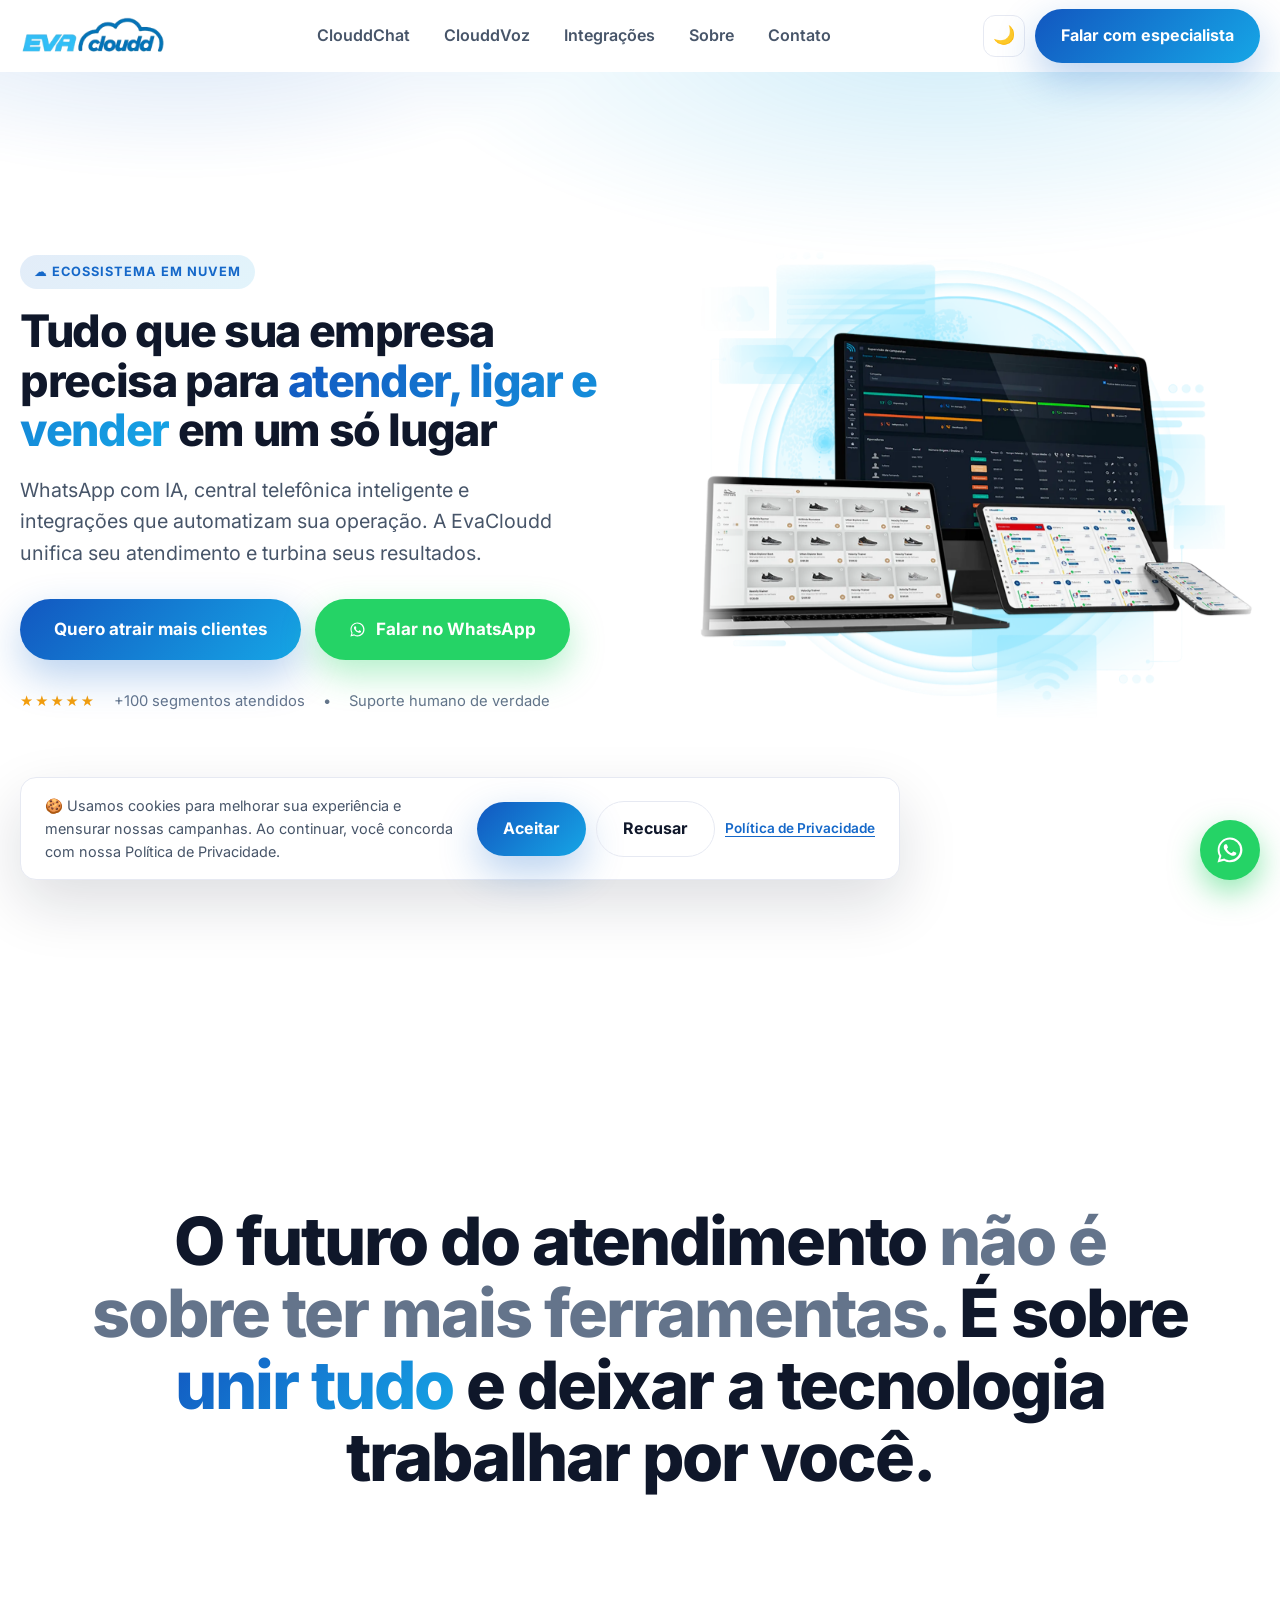
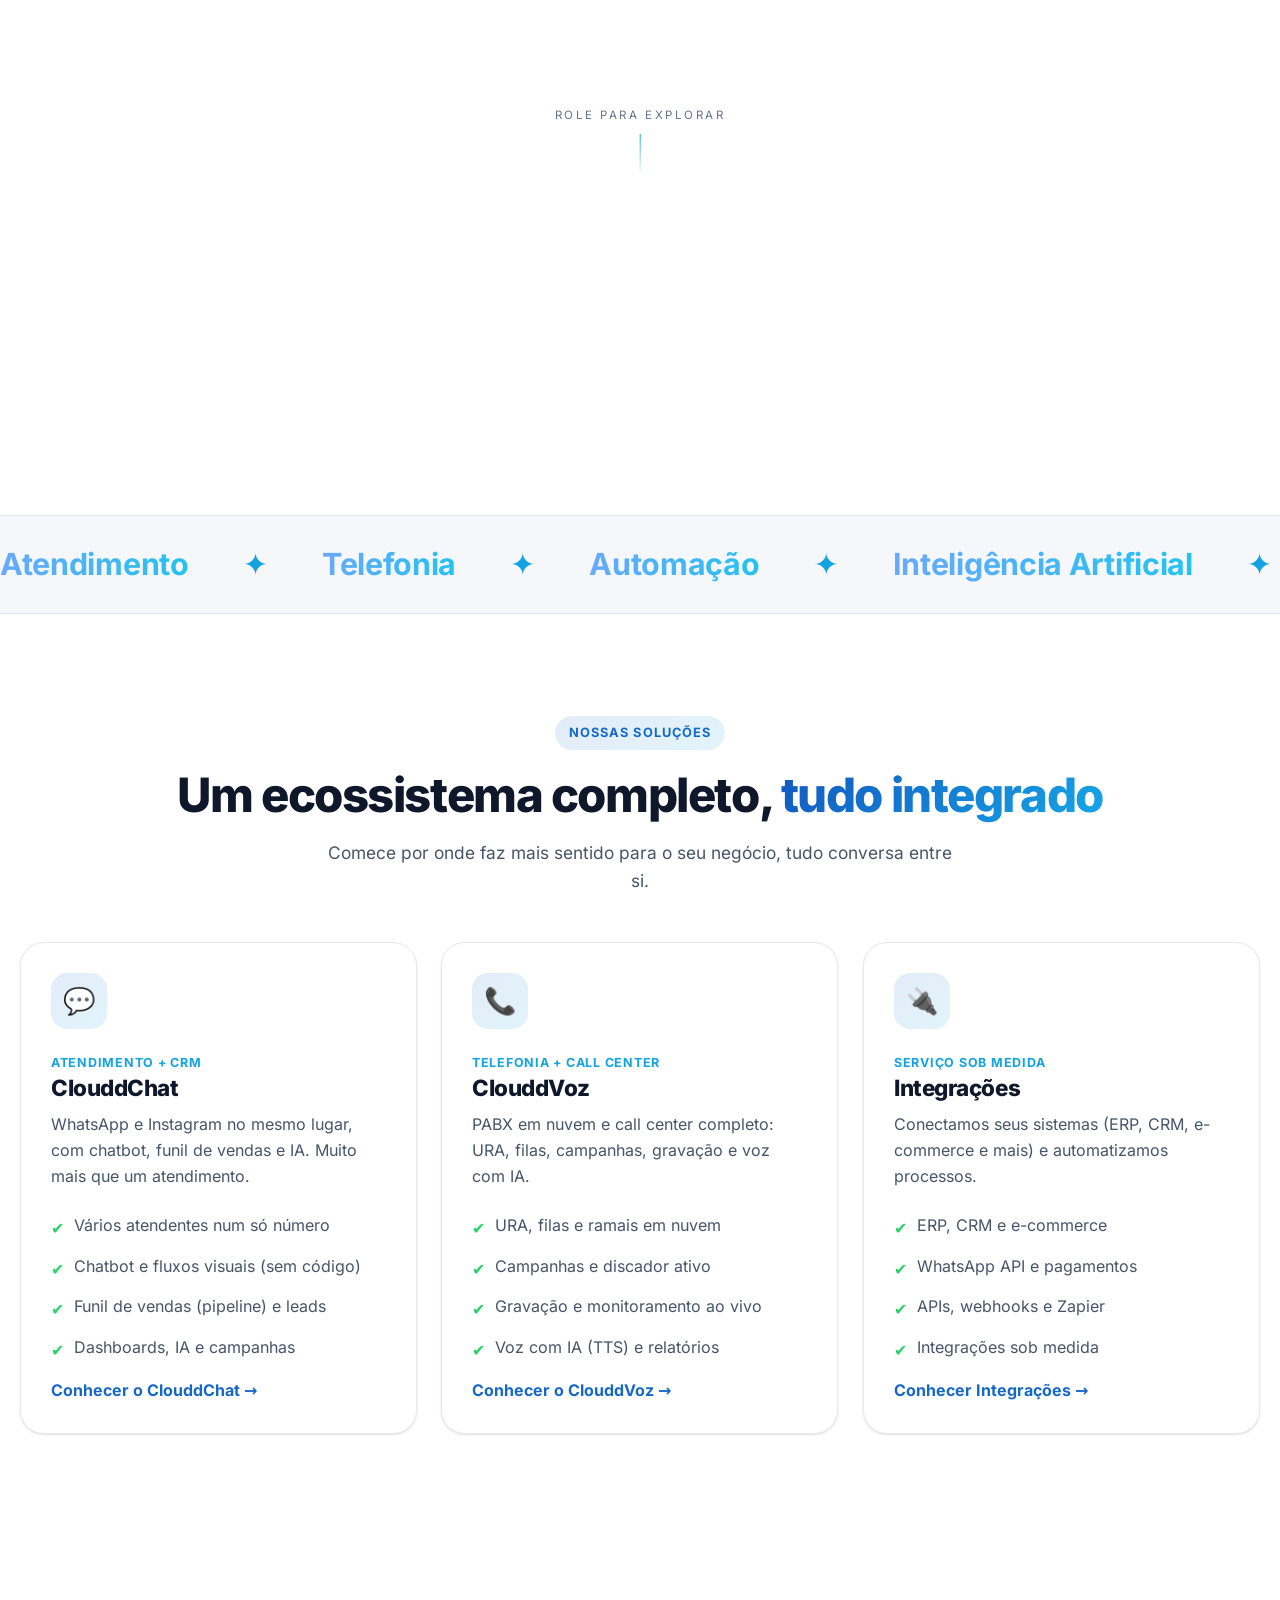
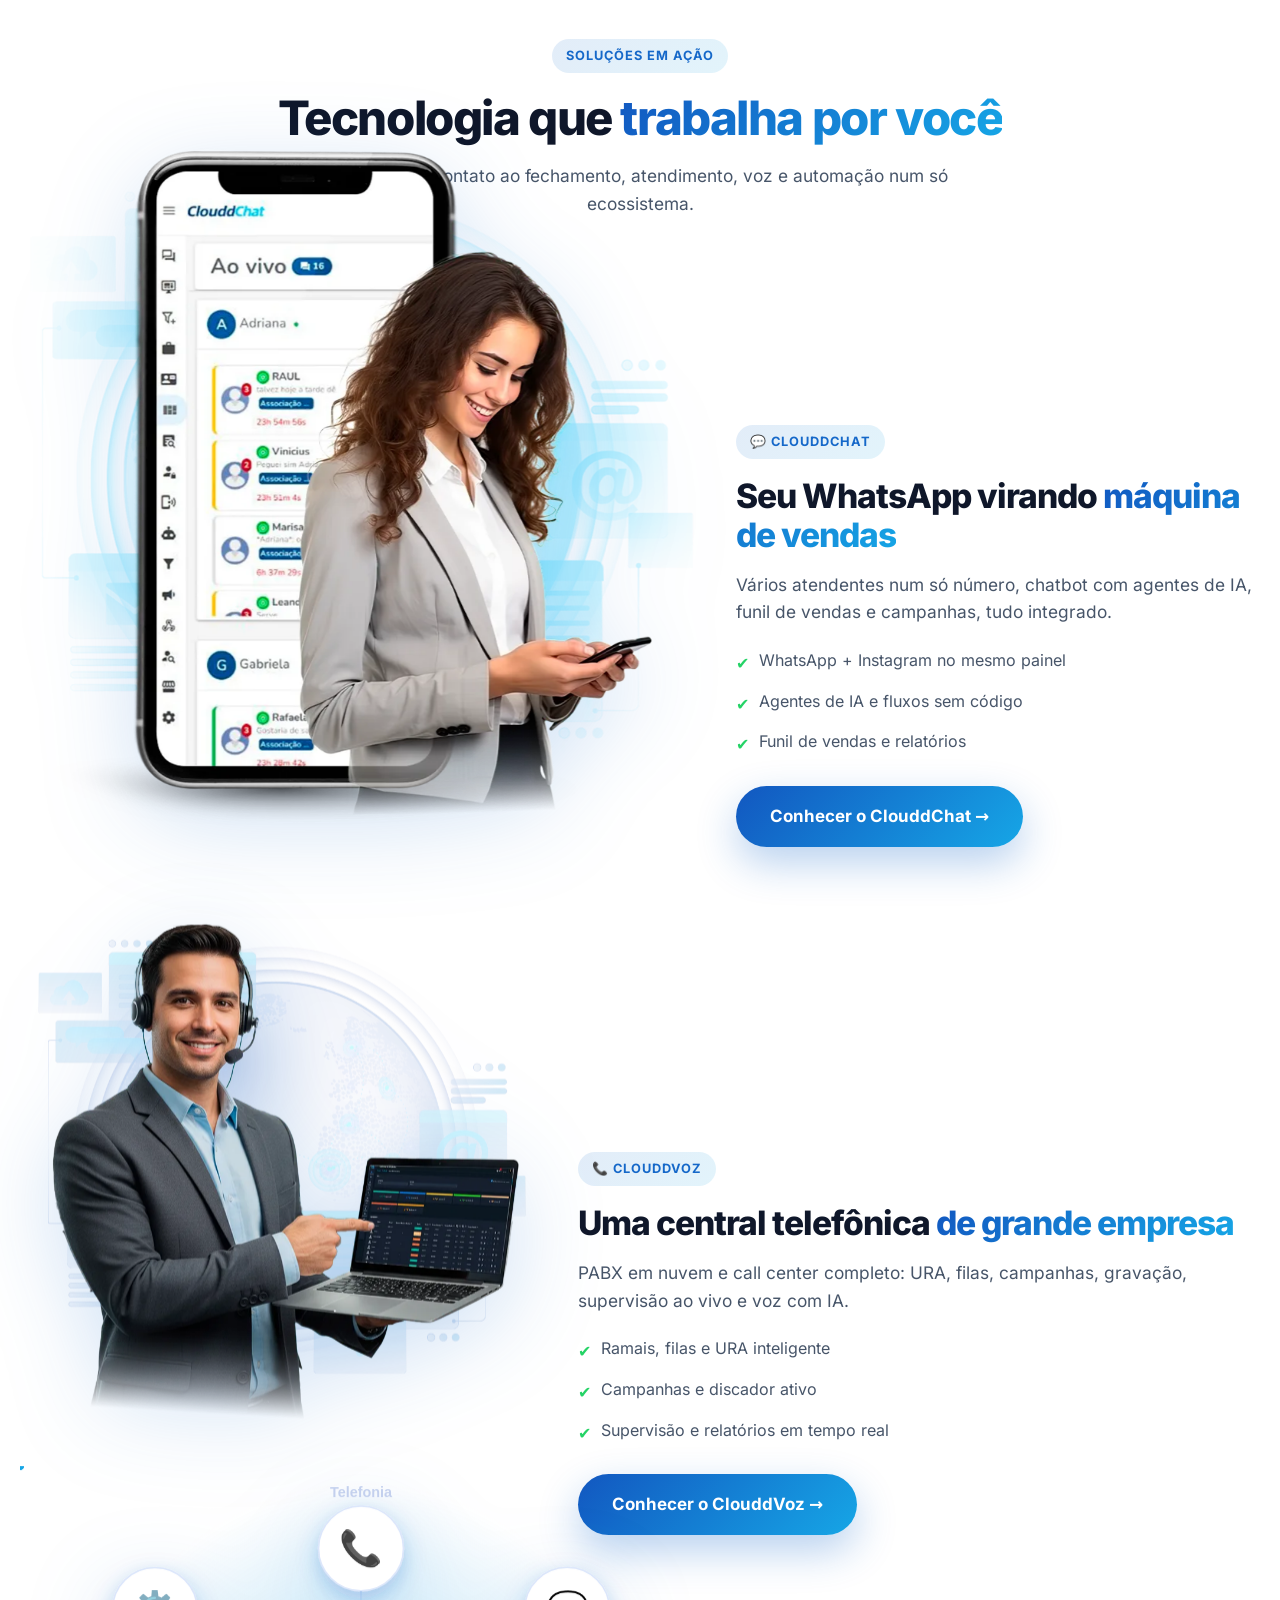
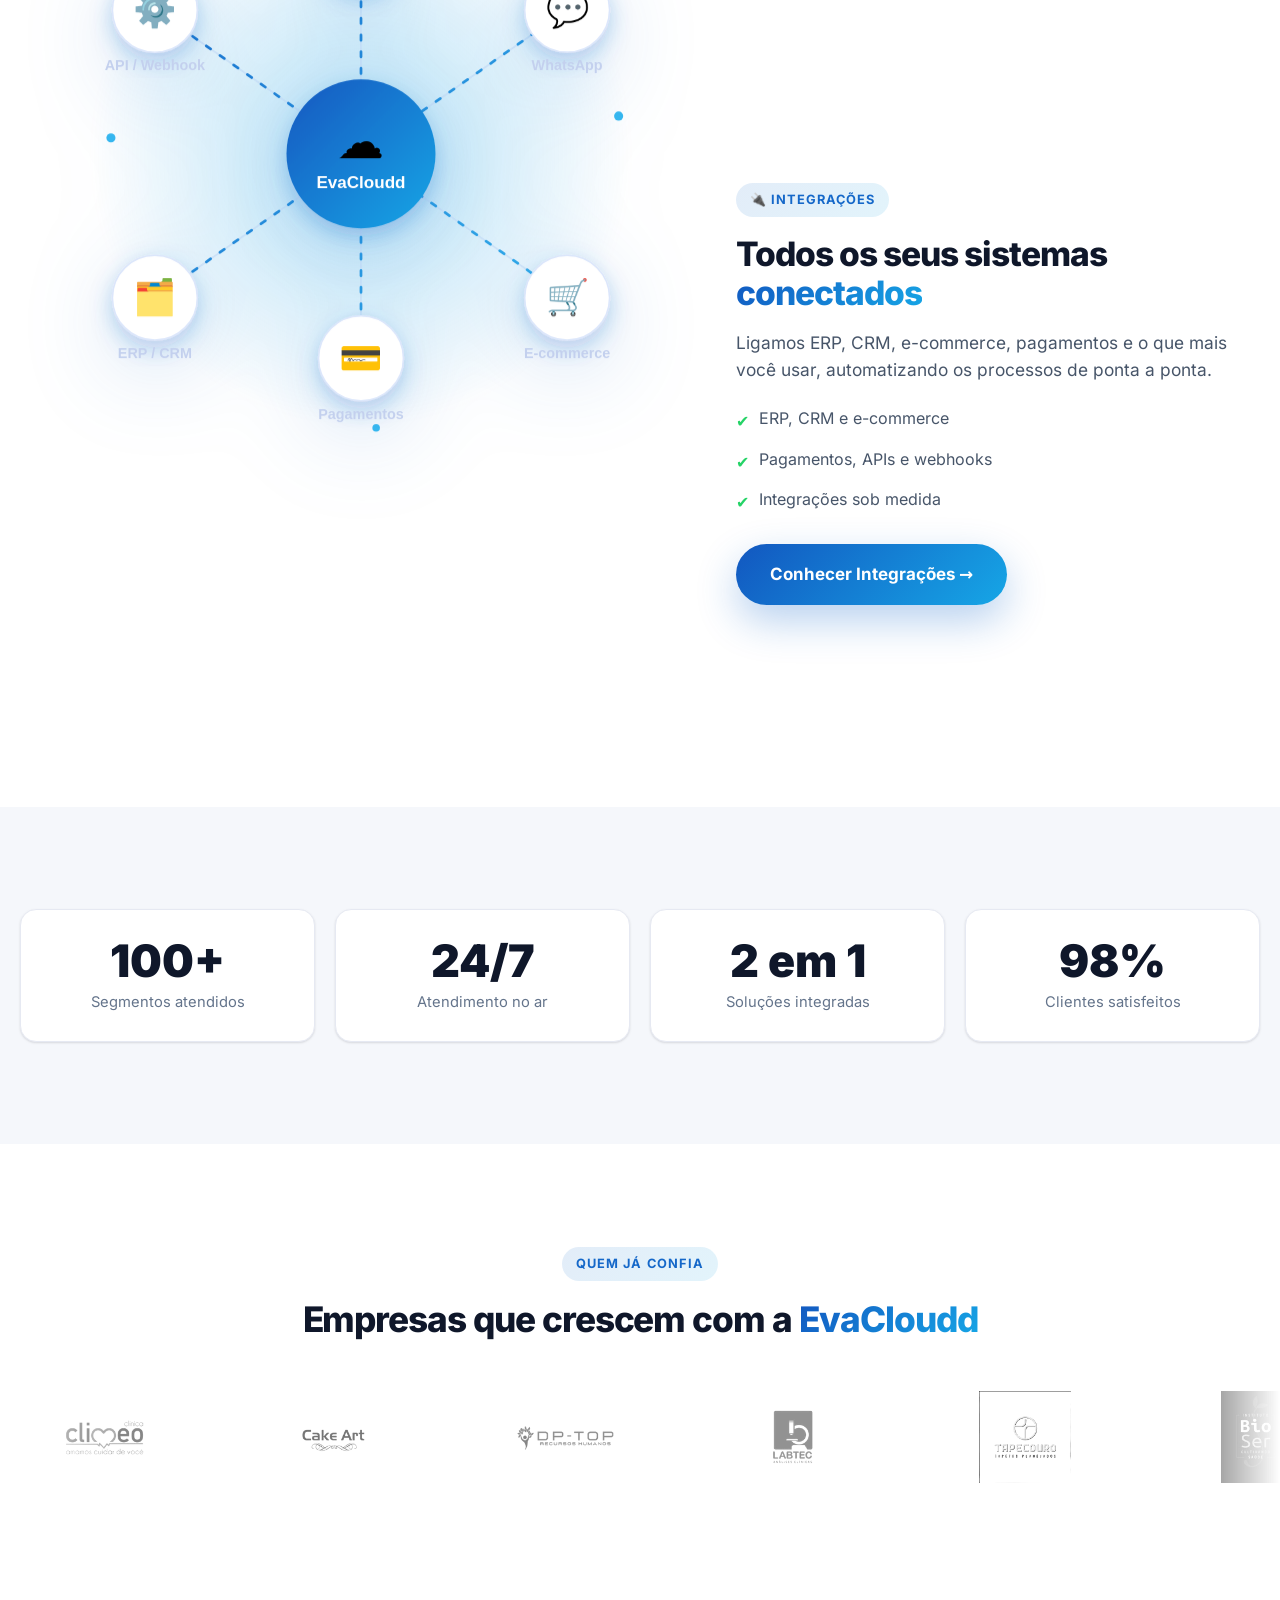
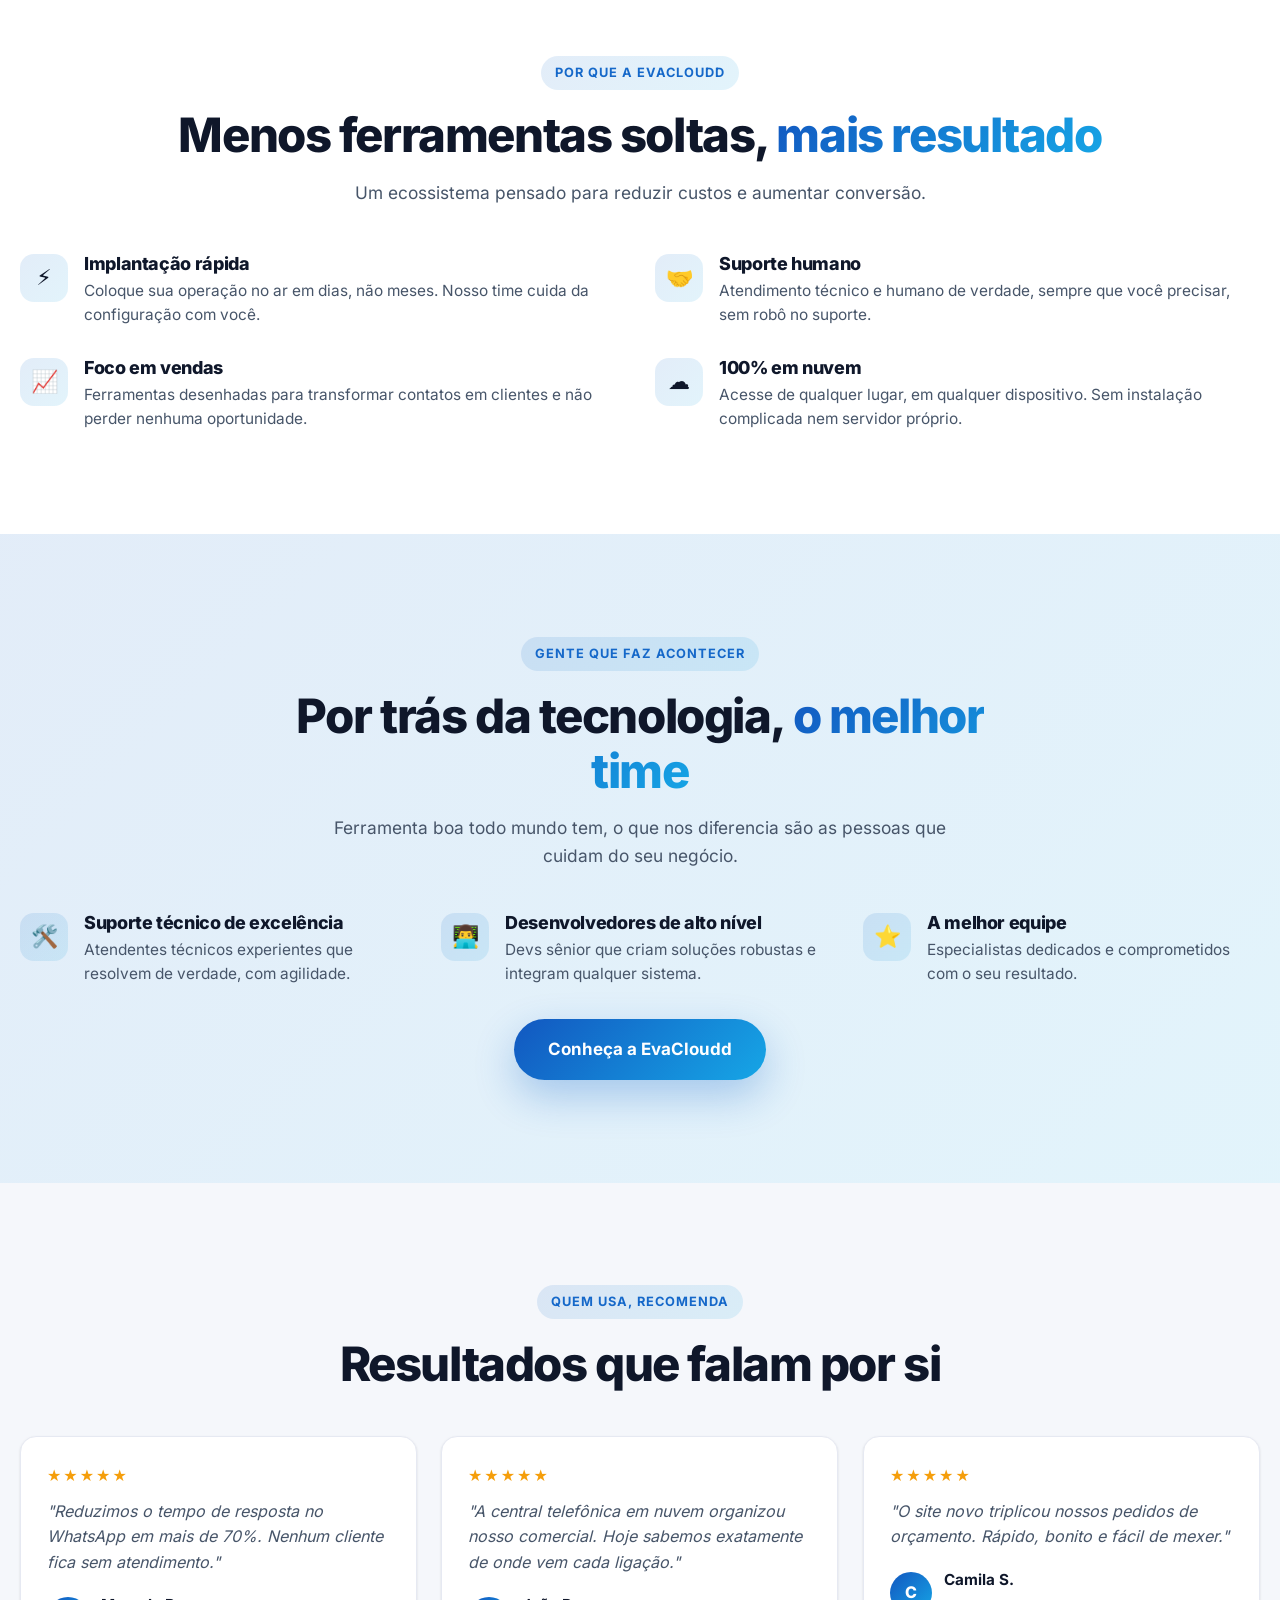
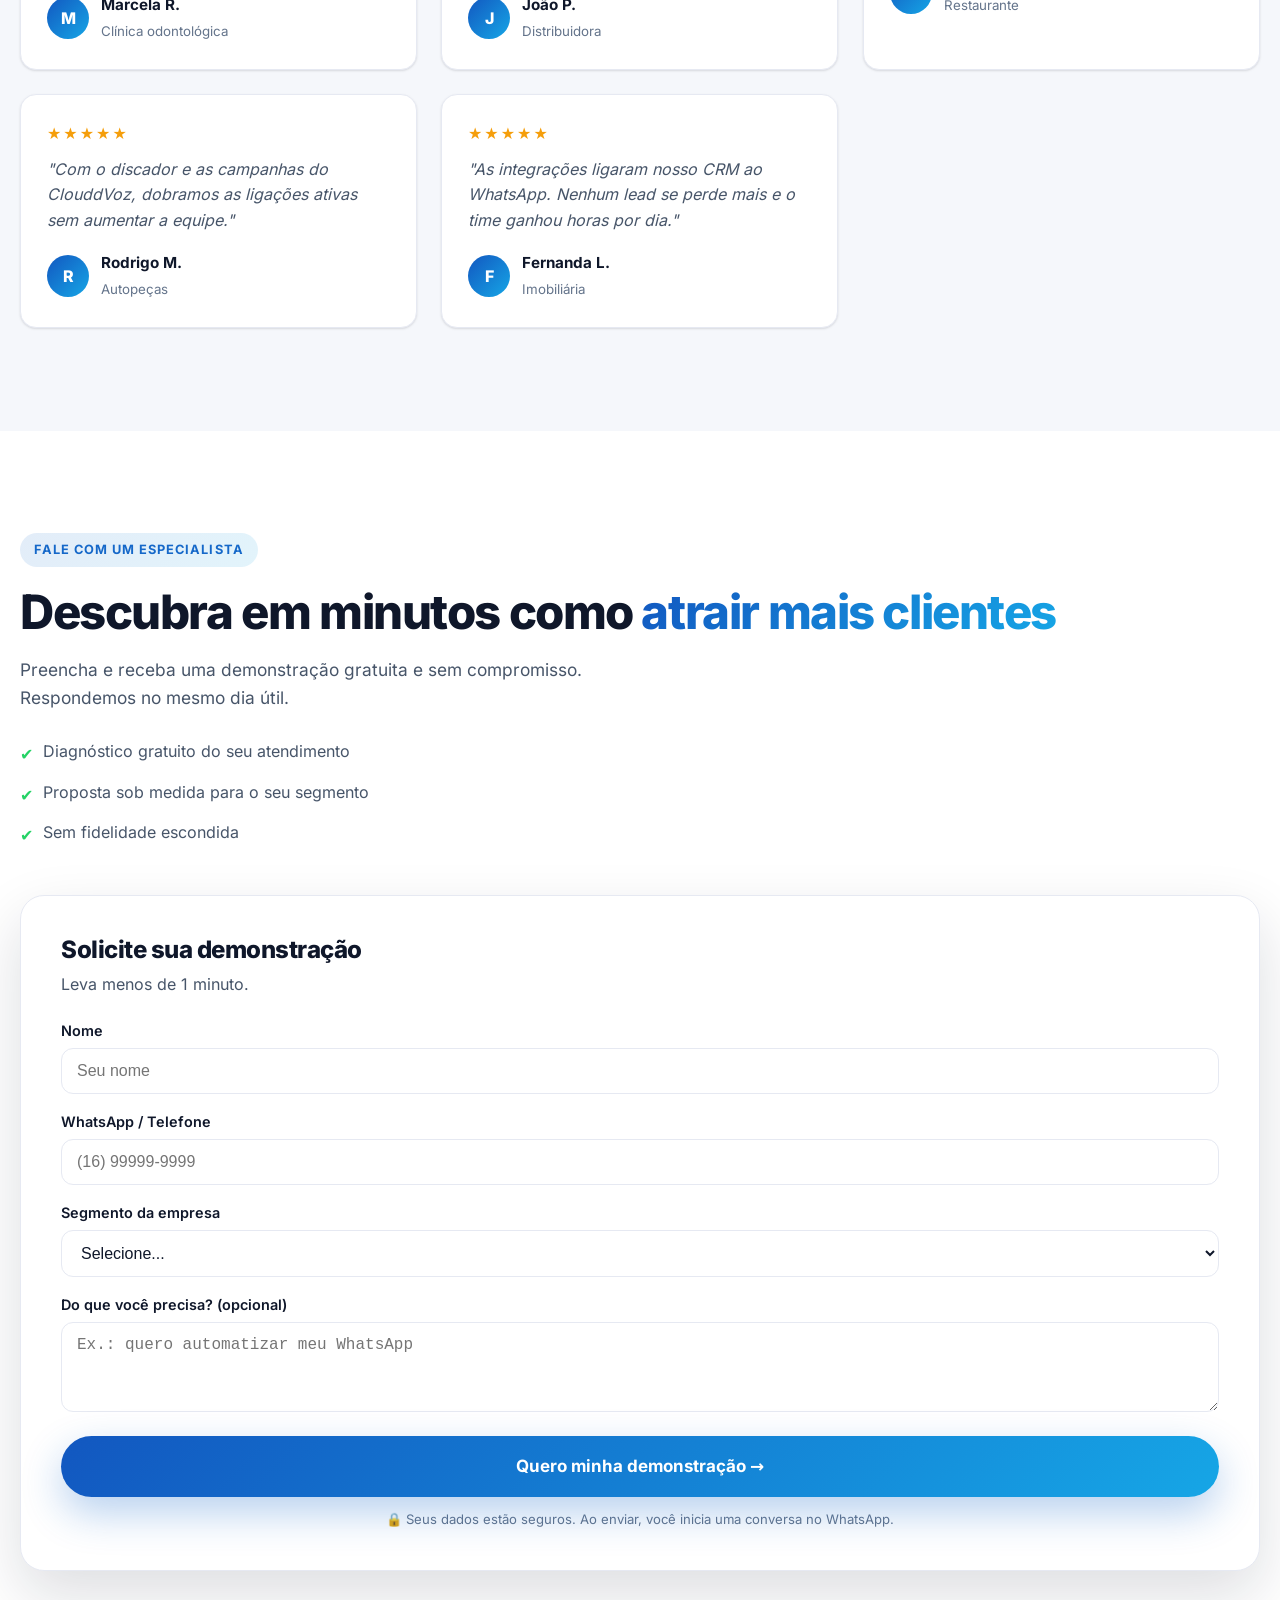
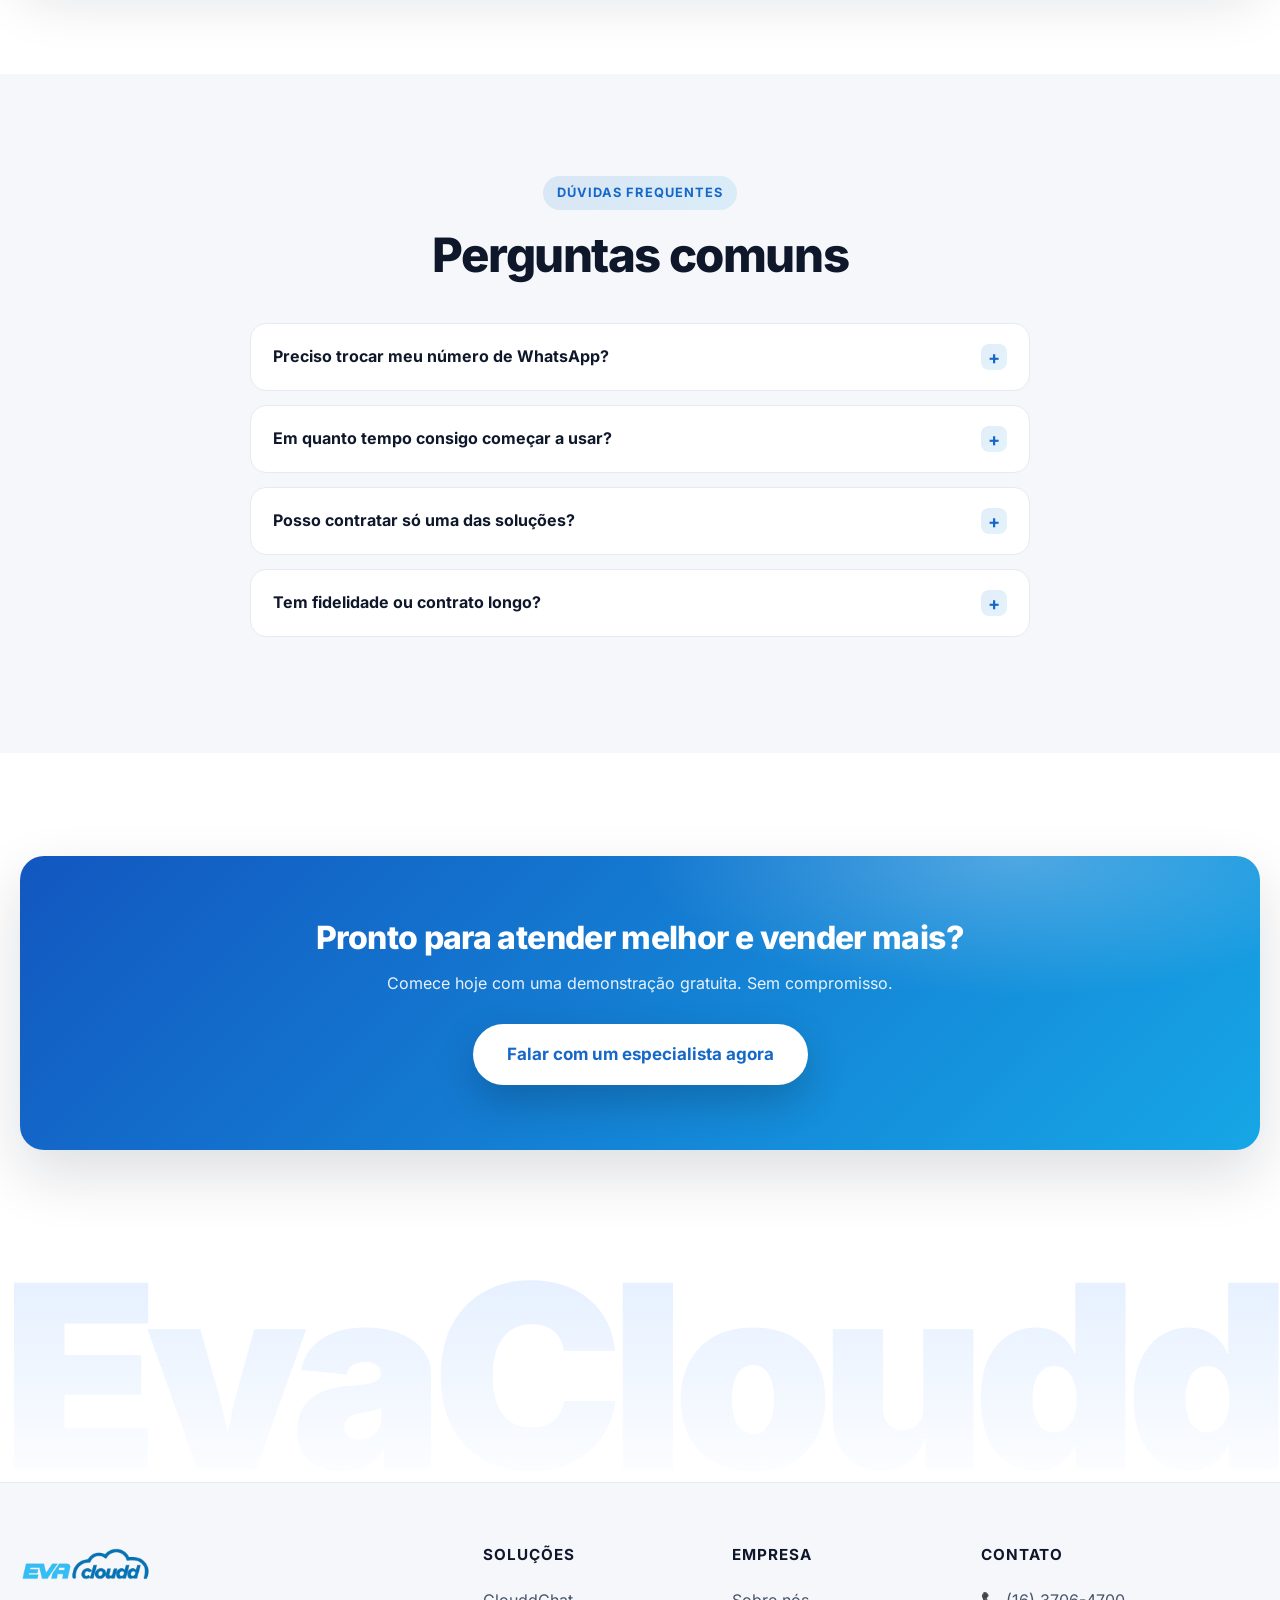
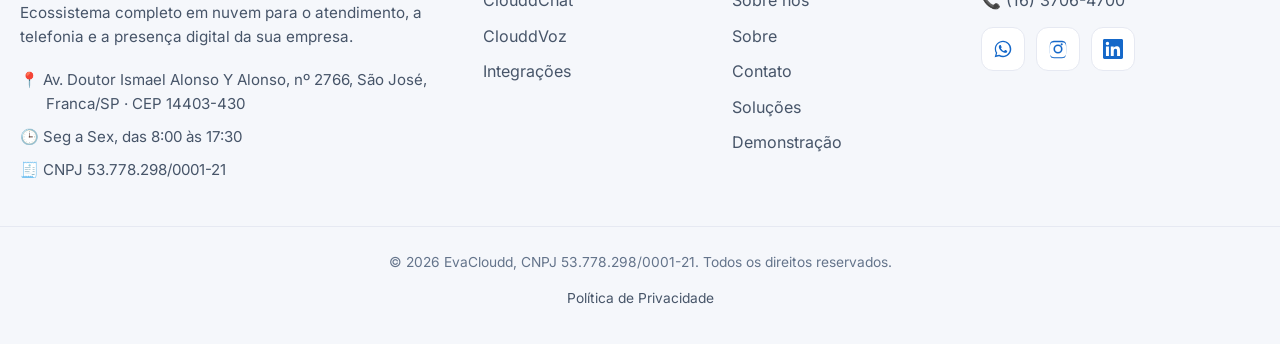
<file: index.html>
<!DOCTYPE html>
<html lang="pt-BR" data-theme="light">
<head>
  <meta charset="UTF-8" />
  <meta name="viewport" content="width=device-width, initial-scale=1.0" />
  <title>EvaCloudd: Ecossistema completo para sua empresa | WhatsApp, Telefonia e Sites</title>
  <meta name="description" content="Automatize o WhatsApp com IA, tenha uma central telefônica inteligente e integre todos os seus sistemas. A EvaCloudd reúne ClouddChat, ClouddVoz e Integrações em um só ecossistema. Fale com um especialista." />
  <meta name="keywords" content="automação whatsapp, chatbot, pabx em nuvem, telefonia empresarial, criação de sites, EvaCloudd, Franca SP" />
  <link rel="canonical" href="https://evacloudd.com.br/" />

  <!-- Open Graph / Redes sociais (importante para anúncios) -->
  <meta property="og:type" content="website" />
  <meta property="og:title" content="EvaCloudd: Ecossistema completo para sua empresa" />
  <meta property="og:description" content="WhatsApp automatizado, telefonia inteligente e sites que vendem. Tudo em nuvem." />
  <meta property="og:locale" content="pt_BR" />
  <meta name="theme-color" content="#1568c9" />
  <link rel="icon" type="image/png" sizes="32x32" href="assets/img/favicon-32.png" />
  <link rel="icon" type="image/png" sizes="16x16" href="assets/img/favicon-16.png" />
  <link rel="icon" type="image/png" sizes="192x192" href="assets/img/favicon-192.png" />
  <link rel="apple-touch-icon" href="assets/img/favicon-180.png" />

  <!-- Preconnect de fontes -->
  <link rel="stylesheet" href="assets/fonts/inter.css" />

  <link rel="stylesheet" href="assets/css/style.css" />

  <!-- =====================================================
       SLOTS DE RASTREAMENTO (cole seus IDs e descomente)
       ===================================================== -->
  <!-- Google Tag Manager:
  <script>(function(w,d,s,l,i){w[l]=w[l]||[];w[l].push({'gtm.start':new Date().getTime(),event:'gtm.js'});var f=d.getElementsByTagName(s)[0],j=d.createElement(s),dl=l!='dataLayer'?'&l='+l:'';j.async=true;j.src='https://www.googletagmanager.com/gtm.js?id='+i+dl;f.parentNode.insertBefore(j,f);})(window,document,'script','dataLayer','GTM-XXXXXXX');</script>
  -->
  <!-- Meta Pixel:
  <script>!function(f,b,e,v,n,t,s){...}(window,document,'script','https://connect.facebook.net/en_US/fbevents.js');fbq('init','SEU_PIXEL_ID');fbq('track','PageView');</script>
  -->
  <!-- Google Ads (gtag): defina window.GADS_CONVERSION='AW-XXXX/YYYY' para conversão de lead -->

  <!-- Dados estruturados (SEO) -->
  <script type="application/ld+json">
  {
    "@context": "https://schema.org",
    "@type": "Organization",
    "name": "EvaCloudd",
    "url": "https://evacloudd.com.br",
    "telephone": "+551637064700",
    "address": {"@type":"PostalAddress","streetAddress":"Av. Dr. Ismael Alonso Y Alonso, 2766","addressLocality":"Franca","addressRegion":"SP","addressCountry":"BR"}
  }
  </script>
</head>
<body>
  <!-- ================= NAVBAR ================= -->
  <header class="nav">
    <div class="container">
      <a href="index.html" class="logo" aria-label="EvaCloudd, início">
        <img src="assets/img/logo.webp" alt="EvaCloudd" class="logo-img" />
      </a>
      <nav class="nav-links" aria-label="Principal">
        <a href="clouddchat.html">ClouddChat</a>
        <a href="clouddvoz.html">ClouddVoz</a>
        <a href="integracoes.html">Integrações</a>
        <a href="sobre.html">Sobre</a>
        <a href="contato.html">Contato</a>
      </nav>
      <div class="nav-actions">
        <button class="theme-toggle" data-theme-toggle aria-label="Alternar tema"><span data-theme-icon>🌙</span></button>
        <a href="#lead" class="btn btn-primary nav-cta">Falar com especialista</a>
        <button class="hamburger" aria-label="Abrir menu" aria-expanded="false"><span></span></button>
      </div>
    </div>
  </header>
  <div class="mobile-menu" aria-label="Menu">
    <a href="clouddchat.html">ClouddChat</a>
    <a href="clouddvoz.html">ClouddVoz</a>
    <a href="integracoes.html">Integrações</a>
    <a href="sobre.html">Sobre</a>
    <a href="contato.html">Contato</a>
    <a href="#lead" class="btn btn-primary">Falar com especialista</a>
  </div>

  <!-- ================= HERO ================= -->
  <section class="hero hero-cine">
    <div class="container hero-grid">
      <div class="reveal in">
        <span class="eyebrow">☁ Ecossistema em nuvem</span>
        <h1>Tudo que sua empresa precisa para <span class="text-grad">atender, ligar e vender</span> em um só lugar</h1>
        <p class="lead">WhatsApp com IA, central telefônica inteligente e integrações que automatizam sua operação. A EvaCloudd unifica seu atendimento e turbina seus resultados.</p>
        <div class="hero-cta">
          <a href="#lead" class="btn btn-primary btn-lg">Quero atrair mais clientes</a>
          <a data-wa="hero" data-wa-msg="Olá! Vi o site da EvaCloudd e quero uma demonstração das soluções." class="btn btn-wa btn-lg">
            <span><svg viewBox="0 0 24 24" width="1em" height="1em" fill="currentColor" aria-hidden="true"><path d="M12.04 2c-5.46 0-9.9 4.44-9.9 9.9 0 1.75.46 3.45 1.32 4.95L2 22l5.25-1.38a9.86 9.86 0 0 0 4.79 1.22c5.46 0 9.9-4.44 9.9-9.9S17.5 2 12.04 2zm0 18.15c-1.53 0-3.03-.41-4.34-1.19l-.31-.18-3.12.82.83-3.04-.2-.31a8.2 8.2 0 0 1-1.26-4.37c0-4.54 3.7-8.23 8.24-8.23a8.2 8.2 0 0 1 8.23 8.24c0 4.54-3.7 8.24-8.24 8.24zm4.52-6.16c-.25-.12-1.47-.72-1.69-.8-.23-.09-.39-.13-.56.12-.16.25-.64.8-.79.97-.14.16-.29.18-.54.06-.25-.12-1.05-.39-1.99-1.23-.74-.66-1.23-1.47-1.38-1.72-.14-.25-.02-.38.11-.51.11-.11.25-.29.37-.43.13-.15.17-.25.25-.42.08-.16.04-.31-.02-.43-.06-.12-.56-1.34-.76-1.84-.2-.48-.4-.42-.56-.43h-.48c-.17 0-.43.06-.66.31-.22.25-.86.85-.86 2.07 0 1.22.89 2.4 1.01 2.56.12.17 1.75 2.67 4.23 3.74.59.26 1.05.41 1.41.53.59.19 1.13.16 1.56.1.48-.07 1.47-.6 1.68-1.18.21-.58.21-1.07.14-1.18-.06-.11-.22-.17-.47-.29z"/></svg></span> Falar no WhatsApp
          </a>
        </div>
        <div class="hero-trust">
          <span class="stars">★★★★★</span>
          <span>+100 segmentos atendidos</span>
          <span>•</span>
          <span>Suporte humano de verdade</span>
        </div>
      </div>

      <div class="hero-figure reveal in" data-delay="2" data-parallax="0.05">
        <img src="assets/img/home.webp" alt="Sistema EvaCloudd no monitor, notebook, tablet e celular" class="hero-img hero-img--blend" fetchpriority="high" />
      </div>
    </div>
    <a href="#manifesto" class="scrolldown" aria-label="Rolar para baixo"><span>Role para explorar</span><i></i></a>
  </section>

  <!-- ================= MANIFESTO (pin) ================= -->
  <section class="pin-wrap" id="manifesto" style="min-height:135vh">
    <div class="statement">
      <div class="container reveal">
        <h2>O futuro do atendimento <span class="muted">não é sobre ter mais ferramentas.</span> É sobre <span class="text-grad">unir tudo</span> e deixar a tecnologia trabalhar por você.</h2>
      </div>
      <a href="#solucoes" class="scrolldown" aria-label="Rolar para baixo"><span>Role para explorar</span><i></i></a>
    </div>
  </section>

  <!-- ================= MARQUEE ================= -->
  <div class="marquee" aria-hidden="true">
    <div class="marquee__track">
      <span><b>Atendimento</b> <span class="sep">✦</span> <b>Telefonia</b> <span class="sep">✦</span> <b>Automação</b> <span class="sep">✦</span> <b>Inteligência Artificial</b> <span class="sep">✦</span> <b>Integrações</b> <span class="sep">✦</span></span>
      <span><b>Atendimento</b> <span class="sep">✦</span> <b>Telefonia</b> <span class="sep">✦</span> <b>Automação</b> <span class="sep">✦</span> <b>Inteligência Artificial</b> <span class="sep">✦</span> <b>Integrações</b> <span class="sep">✦</span></span>
    </div>
  </div>

  <!-- ================= PRODUTOS ================= -->
  <section class="section" id="solucoes">
    <div class="container">
      <div class="center reveal">
        <span class="eyebrow">Nossas soluções</span>
        <h2 class="section-title">Um ecossistema completo, <span class="text-grad">tudo integrado</span></h2>
        <p class="section-sub">Comece por onde faz mais sentido para o seu negócio, tudo conversa entre si.</p>
      </div>

      <div class="grid-3" style="margin-top:48px">
        <article class="card reveal" data-delay="1">
          <div class="card-icon">💬</div>
          <span class="tag">Atendimento + CRM</span>
          <h3>ClouddChat</h3>
          <p>WhatsApp e Instagram no mesmo lugar, com chatbot, funil de vendas e IA. Muito mais que um atendimento.</p>
          <ul class="feature-list">
            <li><span class="check">✔</span> Vários atendentes num só número</li>
            <li><span class="check">✔</span> Chatbot e fluxos visuais (sem código)</li>
            <li><span class="check">✔</span> Funil de vendas (pipeline) e leads</li>
            <li><span class="check">✔</span> Dashboards, IA e campanhas</li>
          </ul>
          <a href="clouddchat.html" class="card-link">Conhecer o ClouddChat →</a>
        </article>

        <article class="card reveal" data-delay="2">
          <div class="card-icon">📞</div>
          <span class="tag">Telefonia + Call center</span>
          <h3>ClouddVoz</h3>
          <p>PABX em nuvem e call center completo: URA, filas, campanhas, gravação e voz com IA.</p>
          <ul class="feature-list">
            <li><span class="check">✔</span> URA, filas e ramais em nuvem</li>
            <li><span class="check">✔</span> Campanhas e discador ativo</li>
            <li><span class="check">✔</span> Gravação e monitoramento ao vivo</li>
            <li><span class="check">✔</span> Voz com IA (TTS) e relatórios</li>
          </ul>
          <a href="clouddvoz.html" class="card-link">Conhecer o ClouddVoz →</a>
        </article>

        <article class="card reveal" data-delay="3">
          <div class="card-icon">🔌</div>
          <span class="tag">Serviço sob medida</span>
          <h3>Integrações</h3>
          <p>Conectamos seus sistemas (ERP, CRM, e-commerce e mais) e automatizamos processos.</p>
          <ul class="feature-list">
            <li><span class="check">✔</span> ERP, CRM e e-commerce</li>
            <li><span class="check">✔</span> WhatsApp API e pagamentos</li>
            <li><span class="check">✔</span> APIs, webhooks e Zapier</li>
            <li><span class="check">✔</span> Integrações sob medida</li>
          </ul>
          <a href="integracoes.html" class="card-link">Conhecer Integrações →</a>
        </article>
      </div>
    </div>
  </section>

  <!-- ================= SOLUÇÕES EM AÇÃO ================= -->
  <section class="section">
    <div class="container">
      <div class="center reveal">
        <span class="eyebrow">Soluções em ação</span>
        <h2 class="section-title">Tecnologia que <span class="text-grad">trabalha por você</span></h2>
        <p class="section-sub">Do primeiro contato ao fechamento, atendimento, voz e automação num só ecossistema.</p>
      </div>

      <div class="showcase" style="margin-top:50px">
        <div><img src="assets/img/chat.webp" class="feat-img reveal-img" data-parallax="0.05" alt="ClouddChat: atendimento no WhatsApp pelo celular" loading="lazy" /></div>
        <div class="reveal" data-delay="1">
          <span class="eyebrow">💬 ClouddChat</span>
          <h3 class="section-title" style="font-size:clamp(1.5rem,3.5vw,2.1rem)">Seu WhatsApp virando <span class="text-grad">máquina de vendas</span></h3>
          <p class="section-sub" style="margin-left:0">Vários atendentes num só número, chatbot com agentes de IA, funil de vendas e campanhas, tudo integrado.</p>
          <ul class="feature-list" style="margin-top:16px">
            <li><span class="check">✔</span> WhatsApp + Instagram no mesmo painel</li>
            <li><span class="check">✔</span> Agentes de IA e fluxos sem código</li>
            <li><span class="check">✔</span> Funil de vendas e relatórios</li>
          </ul>
          <a href="clouddchat.html" class="btn btn-primary btn-lg" style="margin-top:22px">Conhecer o ClouddChat →</a>
        </div>
      </div>

      <div class="showcase rev" style="margin-top:56px">
        <div><img src="assets/img/voz.webp" class="feat-img reveal-img" data-parallax="0.05" alt="ClouddVoz: central telefônica e call center em nuvem" loading="lazy" /></div>
        <div class="reveal" data-delay="1">
          <span class="eyebrow">📞 ClouddVoz</span>
          <h3 class="section-title" style="font-size:clamp(1.5rem,3.5vw,2.1rem)">Uma central telefônica <span class="text-grad">de grande empresa</span></h3>
          <p class="section-sub" style="margin-left:0">PABX em nuvem e call center completo: URA, filas, campanhas, gravação, supervisão ao vivo e voz com IA.</p>
          <ul class="feature-list" style="margin-top:16px">
            <li><span class="check">✔</span> Ramais, filas e URA inteligente</li>
            <li><span class="check">✔</span> Campanhas e discador ativo</li>
            <li><span class="check">✔</span> Supervisão e relatórios em tempo real</li>
          </ul>
          <a href="clouddvoz.html" class="btn btn-primary btn-lg" style="margin-top:22px">Conhecer o ClouddVoz →</a>
        </div>
      </div>

      <div class="showcase" style="margin-top:56px">
        <div><img src="assets/img/integracoes.svg" class="feat-img reveal-img" data-parallax="0.05" alt="Integrações: hub EvaCloudd conectando os sistemas" loading="lazy" /></div>
        <div class="reveal" data-delay="1">
          <span class="eyebrow">🔌 Integrações</span>
          <h3 class="section-title" style="font-size:clamp(1.5rem,3.5vw,2.1rem)">Todos os seus sistemas <span class="text-grad">conectados</span></h3>
          <p class="section-sub" style="margin-left:0">Ligamos ERP, CRM, e-commerce, pagamentos e o que mais você usar, automatizando os processos de ponta a ponta.</p>
          <ul class="feature-list" style="margin-top:16px">
            <li><span class="check">✔</span> ERP, CRM e e-commerce</li>
            <li><span class="check">✔</span> Pagamentos, APIs e webhooks</li>
            <li><span class="check">✔</span> Integrações sob medida</li>
          </ul>
          <a href="integracoes.html" class="btn btn-primary btn-lg" style="margin-top:22px">Conhecer Integrações →</a>
        </div>
      </div>
    </div>
  </section>

  <!-- ================= STATS ================= -->
  <section class="section section-alt">
    <div class="container">
      <div class="stats">
        <div class="stat reveal"><div class="num"><span data-count="100" data-suffix="+">0</span></div><div class="lbl">Segmentos atendidos</div></div>
        <div class="stat reveal" data-delay="1"><div class="num"><span data-count="24" data-suffix="/7">0</span></div><div class="lbl">Atendimento no ar</div></div>
        <div class="stat reveal" data-delay="2"><div class="num"><span data-count="2" data-suffix=" em 1">0</span></div><div class="lbl">Soluções integradas</div></div>
        <div class="stat reveal" data-delay="3"><div class="num"><span data-count="98" data-suffix="%">0</span></div><div class="lbl">Clientes satisfeitos</div></div>
      </div>
    </div>
  </section>

  <!-- ================= CLIENTES (logos) ================= -->
  <section class="section clients">
    <div class="container">
      <div class="center reveal" style="margin-bottom:38px">
        <span class="eyebrow">Quem já confia</span>
        <h2 class="section-title" style="font-size:clamp(1.5rem,3.5vw,2.2rem)">Empresas que crescem com a <span class="text-grad">EvaCloudd</span></h2>
      </div>
    </div>
    <div class="logos-marquee" aria-label="Empresas clientes da EvaCloudd">
      <div class="logos-track">
        <div class="logo-item"><img src="assets/img/empresas/climeo.webp" alt="Climeo" loading="lazy" width="140" height="70" /></div><div class="logo-item"><img src="assets/img/empresas/cake-art.webp" alt="Cake Art" loading="lazy" width="140" height="70" /></div><div class="logo-item"><img src="assets/img/empresas/dptop.webp" alt="Dptop" loading="lazy" width="140" height="70" /></div><div class="logo-item"><img src="assets/img/empresas/labetc.webp" alt="Lab Etc" loading="lazy" width="140" height="70" /></div><div class="logo-item"><img src="assets/img/empresas/tapecouro.webp" alt="TapeCouro" loading="lazy" width="140" height="70" /></div><div class="logo-item"><img src="assets/img/empresas/bioser.webp" alt="BioSer" loading="lazy" width="140" height="70" /></div><div class="logo-item"><img src="assets/img/empresas/dc-beauty.webp" alt="DC Beauty" loading="lazy" width="140" height="70" /></div><div class="logo-item"><img src="assets/img/empresas/flor-da-vida.webp" alt="Flor da Vida" loading="lazy" width="140" height="70" /></div><div class="logo-item"><img src="assets/img/empresas/med-food-pet.webp" alt="Med Food Pet" loading="lazy" width="140" height="70" /></div><div class="logo-item"><img src="assets/img/empresas/oticas-melani.webp" alt="Óticas Melani" loading="lazy" width="140" height="70" /></div><div class="logo-item"><img src="assets/img/empresas/calcados-shelter.webp" alt="Calçados Shelter" loading="lazy" width="140" height="70" /></div><div class="logo-item"><img src="assets/img/empresas/imobiliaria-calixto.webp" alt="Imobiliária Calixto" loading="lazy" width="140" height="70" /></div><div class="logo-item"><img src="assets/img/empresas/presidente-motos.webp" alt="Presidente Motos" loading="lazy" width="140" height="70" /></div><div class="logo-item"><img src="assets/img/empresas/cascata.webp" alt="Cascata" loading="lazy" width="140" height="70" /></div><div class="logo-item"><img src="assets/img/empresas/clinica-do-sono.webp" alt="Clínica do Sono" loading="lazy" width="140" height="70" /></div><div class="logo-item"><img src="assets/img/empresas/casem.webp" alt="Casem" loading="lazy" width="140" height="70" /></div><div class="logo-item"><img src="assets/img/empresas/cebrapcam.webp" alt="Cebrapcam" loading="lazy" width="140" height="70" /></div><div class="logo-item"><img src="assets/img/empresas/cia-dpizza.webp" alt="Cia d'Pizza" loading="lazy" width="140" height="70" /></div><div class="logo-item"><img src="assets/img/empresas/clinica-do-trabalhador.webp" alt="Clínica do Trabalhador" loading="lazy" width="140" height="70" /></div><div class="logo-item"><img src="assets/img/empresas/haustech.webp" alt="Haustech" loading="lazy" width="140" height="70" /></div><div class="logo-item"><img src="assets/img/empresas/seac-contabilidade.webp" alt="Seac Contabilidade" loading="lazy" width="140" height="70" /></div><div class="logo-item"><img src="assets/img/empresas/uniao-embalagens.webp" alt="União Embalagens" loading="lazy" width="140" height="70" /></div><div class="logo-item"><img src="assets/img/empresas/uso-beneficios.webp" alt="Uso Benefícios" loading="lazy" width="140" height="70" /></div><div class="logo-item"><img src="assets/img/empresas/padua-advogados.webp" alt="Pádua Advogados" loading="lazy" width="140" height="70" /></div><div class="logo-item"><img src="assets/img/empresas/17.webp" alt="Cliente EvaCloudd" loading="lazy" width="140" height="70" /></div><div class="logo-item"><img src="assets/img/empresas/18.webp" alt="Cliente EvaCloudd" loading="lazy" width="140" height="70" /></div><div class="logo-item"><img src="assets/img/empresas/20.webp" alt="Cliente EvaCloudd" loading="lazy" width="140" height="70" /></div>
        <div class="logo-item" aria-hidden="true"><img src="assets/img/empresas/climeo.webp" alt="" loading="lazy" width="140" height="70" /></div><div class="logo-item" aria-hidden="true"><img src="assets/img/empresas/cake-art.webp" alt="" loading="lazy" width="140" height="70" /></div><div class="logo-item" aria-hidden="true"><img src="assets/img/empresas/dptop.webp" alt="" loading="lazy" width="140" height="70" /></div><div class="logo-item" aria-hidden="true"><img src="assets/img/empresas/labetc.webp" alt="" loading="lazy" width="140" height="70" /></div><div class="logo-item" aria-hidden="true"><img src="assets/img/empresas/tapecouro.webp" alt="" loading="lazy" width="140" height="70" /></div><div class="logo-item" aria-hidden="true"><img src="assets/img/empresas/bioser.webp" alt="" loading="lazy" width="140" height="70" /></div><div class="logo-item" aria-hidden="true"><img src="assets/img/empresas/dc-beauty.webp" alt="" loading="lazy" width="140" height="70" /></div><div class="logo-item" aria-hidden="true"><img src="assets/img/empresas/flor-da-vida.webp" alt="" loading="lazy" width="140" height="70" /></div><div class="logo-item" aria-hidden="true"><img src="assets/img/empresas/med-food-pet.webp" alt="" loading="lazy" width="140" height="70" /></div><div class="logo-item" aria-hidden="true"><img src="assets/img/empresas/oticas-melani.webp" alt="" loading="lazy" width="140" height="70" /></div><div class="logo-item" aria-hidden="true"><img src="assets/img/empresas/calcados-shelter.webp" alt="" loading="lazy" width="140" height="70" /></div><div class="logo-item" aria-hidden="true"><img src="assets/img/empresas/imobiliaria-calixto.webp" alt="" loading="lazy" width="140" height="70" /></div><div class="logo-item" aria-hidden="true"><img src="assets/img/empresas/presidente-motos.webp" alt="" loading="lazy" width="140" height="70" /></div><div class="logo-item" aria-hidden="true"><img src="assets/img/empresas/cascata.webp" alt="" loading="lazy" width="140" height="70" /></div><div class="logo-item" aria-hidden="true"><img src="assets/img/empresas/clinica-do-sono.webp" alt="" loading="lazy" width="140" height="70" /></div><div class="logo-item" aria-hidden="true"><img src="assets/img/empresas/casem.webp" alt="" loading="lazy" width="140" height="70" /></div><div class="logo-item" aria-hidden="true"><img src="assets/img/empresas/cebrapcam.webp" alt="" loading="lazy" width="140" height="70" /></div><div class="logo-item" aria-hidden="true"><img src="assets/img/empresas/cia-dpizza.webp" alt="" loading="lazy" width="140" height="70" /></div><div class="logo-item" aria-hidden="true"><img src="assets/img/empresas/clinica-do-trabalhador.webp" alt="" loading="lazy" width="140" height="70" /></div><div class="logo-item" aria-hidden="true"><img src="assets/img/empresas/haustech.webp" alt="" loading="lazy" width="140" height="70" /></div><div class="logo-item" aria-hidden="true"><img src="assets/img/empresas/seac-contabilidade.webp" alt="" loading="lazy" width="140" height="70" /></div><div class="logo-item" aria-hidden="true"><img src="assets/img/empresas/uniao-embalagens.webp" alt="" loading="lazy" width="140" height="70" /></div><div class="logo-item" aria-hidden="true"><img src="assets/img/empresas/uso-beneficios.webp" alt="" loading="lazy" width="140" height="70" /></div><div class="logo-item" aria-hidden="true"><img src="assets/img/empresas/padua-advogados.webp" alt="" loading="lazy" width="140" height="70" /></div><div class="logo-item" aria-hidden="true"><img src="assets/img/empresas/17.webp" alt="" loading="lazy" width="140" height="70" /></div><div class="logo-item" aria-hidden="true"><img src="assets/img/empresas/18.webp" alt="" loading="lazy" width="140" height="70" /></div><div class="logo-item" aria-hidden="true"><img src="assets/img/empresas/20.webp" alt="" loading="lazy" width="140" height="70" /></div>
      </div>
    </div>
  </section>

  <!-- ================= BENEFÍCIOS ================= -->
  <section class="section">
    <div class="container">
      <div class="center reveal">
        <span class="eyebrow">Por que a EvaCloudd</span>
        <h2 class="section-title">Menos ferramentas soltas, <span class="text-grad">mais resultado</span></h2>
        <p class="section-sub">Um ecossistema pensado para reduzir custos e aumentar conversão.</p>
      </div>
      <div class="grid-2" style="margin-top:48px">
        <div class="benefit reveal"><div class="b-icon">⚡</div><div><h4>Implantação rápida</h4><p>Coloque sua operação no ar em dias, não meses. Nosso time cuida da configuração com você.</p></div></div>
        <div class="benefit reveal" data-delay="1"><div class="b-icon">🤝</div><div><h4>Suporte humano</h4><p>Atendimento técnico e humano de verdade, sempre que você precisar, sem robô no suporte.</p></div></div>
        <div class="benefit reveal"><div class="b-icon">📈</div><div><h4>Foco em vendas</h4><p>Ferramentas desenhadas para transformar contatos em clientes e não perder nenhuma oportunidade.</p></div></div>
        <div class="benefit reveal" data-delay="1"><div class="b-icon">☁</div><div><h4>100% em nuvem</h4><p>Acesse de qualquer lugar, em qualquer dispositivo. Sem instalação complicada nem servidor próprio.</p></div></div>
      </div>
    </div>
  </section>

  <!-- ================= EQUIPE (destaque) ================= -->
  <section class="section" style="background:var(--grad-soft)">
    <div class="container">
      <div class="center reveal" style="max-width:760px;margin-inline:auto">
        <span class="eyebrow">Gente que faz acontecer</span>
        <h2 class="section-title">Por trás da tecnologia, <span class="text-grad">o melhor time</span></h2>
        <p class="section-sub">Ferramenta boa todo mundo tem, o que nos diferencia são as pessoas que cuidam do seu negócio.</p>
      </div>
      <div class="grid-3" style="margin-top:44px">
        <div class="benefit reveal"><div class="b-icon">🛠️</div><div><h4>Suporte técnico de excelência</h4><p>Atendentes técnicos experientes que resolvem de verdade, com agilidade.</p></div></div>
        <div class="benefit reveal" data-delay="1"><div class="b-icon">👨‍💻</div><div><h4>Desenvolvedores de alto nível</h4><p>Devs sênior que criam soluções robustas e integram qualquer sistema.</p></div></div>
        <div class="benefit reveal" data-delay="2"><div class="b-icon">⭐</div><div><h4>A melhor equipe</h4><p>Especialistas dedicados e comprometidos com o seu resultado.</p></div></div>
      </div>
      <div class="center" style="margin-top:32px"><a href="sobre.html" class="btn btn-primary btn-lg">Conheça a EvaCloudd</a></div>
    </div>
  </section>

  <!-- ================= DEPOIMENTOS ================= -->
  <section class="section section-alt">
    <div class="container">
      <div class="center reveal">
        <span class="eyebrow">Quem usa, recomenda</span>
        <h2 class="section-title">Resultados que falam por si</h2>
      </div>
      <div class="grid-3" style="margin-top:44px">
        <div class="quote reveal"><div class="stars">★★★★★</div><p>"Reduzimos o tempo de resposta no WhatsApp em mais de 70%. Nenhum cliente fica sem atendimento."</p><div class="who"><div class="av">M</div><div><b>Marcela R.</b><small>Clínica odontológica</small></div></div></div>
        <div class="quote reveal" data-delay="1"><div class="stars">★★★★★</div><p>"A central telefônica em nuvem organizou nosso comercial. Hoje sabemos exatamente de onde vem cada ligação."</p><div class="who"><div class="av">J</div><div><b>João P.</b><small>Distribuidora</small></div></div></div>
        <div class="quote reveal" data-delay="2"><div class="stars">★★★★★</div><p>"O site novo triplicou nossos pedidos de orçamento. Rápido, bonito e fácil de mexer."</p><div class="who"><div class="av">C</div><div><b>Camila S.</b><small>Restaurante</small></div></div></div>
        <div class="quote reveal"><div class="stars">★★★★★</div><p>"Com o discador e as campanhas do ClouddVoz, dobramos as ligações ativas sem aumentar a equipe."</p><div class="who"><div class="av">R</div><div><b>Rodrigo M.</b><small>Autopeças</small></div></div></div>
        <div class="quote reveal" data-delay="1"><div class="stars">★★★★★</div><p>"As integrações ligaram nosso CRM ao WhatsApp. Nenhum lead se perde mais e o time ganhou horas por dia."</p><div class="who"><div class="av">F</div><div><b>Fernanda L.</b><small>Imobiliária</small></div></div></div>
      </div>
    </div>
  </section>

  <!-- ================= FORMULÁRIO DE LEAD ================= -->
  <section class="section" id="lead">
    <div class="container hero-lead-grid">
      <div class="reveal">
        <span class="eyebrow">Fale com um especialista</span>
        <h2 class="section-title">Descubra em minutos como <span class="text-grad">atrair mais clientes</span></h2>
        <p class="section-sub" style="margin-left:0">Preencha e receba uma demonstração gratuita e sem compromisso. Respondemos no mesmo dia útil.</p>
        <ul class="feature-list" style="margin-top:22px">
          <li><span class="check">✔</span> Diagnóstico gratuito do seu atendimento</li>
          <li><span class="check">✔</span> Proposta sob medida para o seu segmento</li>
          <li><span class="check">✔</span> Sem fidelidade escondida</li>
        </ul>
      </div>

      <div class="lead-card reveal" data-delay="1">
        <h3>Solicite sua demonstração</h3>
        <p class="sub">Leva menos de 1 minuto.</p>
        <form data-lead-form="home" data-interesse="conhecer o ecossistema EvaCloudd" data-thanks="obrigado.html" novalidate>
          <div class="field">
            <label for="nome">Nome</label>
            <input id="nome" name="nome" type="text" placeholder="Seu nome" required />
          </div>
          <div class="field">
            <label for="telefone">WhatsApp / Telefone</label>
            <input id="telefone" name="telefone" type="tel" placeholder="(16) 99999-9999" required />
          </div>
          <div class="field">
            <label for="segmento">Segmento da empresa</label>
            <select id="segmento" name="segmento">
              <option value="">Selecione...</option>
              <option>Varejo / Comércio</option>
              <option>Clínica / Saúde</option>
              <option>Restaurante / Alimentação</option>
              <option>Indústria</option>
              <option>Serviços / Consultoria</option>
              <option>Outro</option>
            </select>
          </div>
          <div class="field">
            <label for="mensagem">Do que você precisa? (opcional)</label>
            <textarea id="mensagem" name="mensagem" placeholder="Ex.: quero automatizar meu WhatsApp"></textarea>
          </div>
          <button type="submit" class="btn btn-primary btn-block btn-lg">Quero minha demonstração →</button>
          <p class="form-note">🔒 Seus dados estão seguros. Ao enviar, você inicia uma conversa no WhatsApp.</p>
          <p data-form-ok style="display:none;color:var(--wa);font-weight:700;text-align:center;margin-top:10px">✅ Recebemos! Abrindo o WhatsApp...</p>
        </form>
      </div>
    </div>
  </section>

  <!-- ================= FAQ ================= -->
  <section class="section section-alt">
    <div class="container">
      <div class="center reveal">
        <span class="eyebrow">Dúvidas frequentes</span>
        <h2 class="section-title">Perguntas comuns</h2>
      </div>
      <div class="faq" style="margin-top:40px">
        <details class="faq-item reveal"><summary class="faq-q">Preciso trocar meu número de WhatsApp?<span class="ic">+</span></summary><div class="faq-a">Não. O ClouddChat funciona com o seu número atual, permitindo que vários atendentes usem o mesmo WhatsApp ao mesmo tempo.</div></details>
        <details class="faq-item reveal"><summary class="faq-q">Em quanto tempo consigo começar a usar?<span class="ic">+</span></summary><div class="faq-a">A implantação costuma levar poucos dias. Nosso time configura tudo junto com você e treina sua equipe.</div></details>
        <details class="faq-item reveal"><summary class="faq-q">Posso contratar só uma das soluções?<span class="ic">+</span></summary><div class="faq-a">Sim! Você pode começar com ClouddChat, ClouddVoz ou o serviço de Integrações e adicionar os demais quando quiser.</div></details>
        <details class="faq-item reveal"><summary class="faq-q">Tem fidelidade ou contrato longo?<span class="ic">+</span></summary><div class="faq-a">Trabalhamos com condições flexíveis. Fale com um especialista para montar o plano ideal para o seu momento.</div></details>
      </div>
    </div>
  </section>

  <!-- ================= CTA FINAL ================= -->
  <section class="section">
    <div class="container">
      <div class="cta-band reveal">
        <h2>Pronto para atender melhor e vender mais?</h2>
        <p>Comece hoje com uma demonstração gratuita. Sem compromisso.</p>
        <a data-wa="cta-final" data-wa-msg="Olá! Quero uma demonstração gratuita das soluções da EvaCloudd." class="btn btn-primary btn-lg">Falar com um especialista agora</a>
      </div>
    </div>
  </section>

  <!-- ================= WORDMARK ================= -->
  <div class="bigmark" aria-hidden="true"><span>EvaCloudd</span></div>

  <!-- ================= FOOTER ================= -->
  <footer class="footer">
    <div class="container footer-grid">
      <div class="brand-col">
        <a href="index.html" class="logo"><img src="assets/img/logo.webp" alt="EvaCloudd" class="logo-img" /></a>
        <p>Ecossistema completo em nuvem para o atendimento, a telefonia e a presença digital da sua empresa.</p>
        <span>📍 Av. Doutor Ismael Alonso Y Alonso, nº 2766, São José, Franca/SP · CEP 14403-430</span>
        <span>🕒 Seg a Sex, das 8:00 às 17:30</span><span>🧾 CNPJ 53.778.298/0001-21</span>
      </div>
      <div>
        <h5>Soluções</h5>
        <a href="clouddchat.html">ClouddChat</a>
        <a href="clouddvoz.html">ClouddVoz</a><a href="integracoes.html">Integrações</a>
      </div>
      <div>
        <h5>Empresa</h5><a href="sobre.html">Sobre nós</a>
        <a href="sobre.html">Sobre</a>
        <a href="contato.html">Contato</a>
        <a href="#solucoes">Soluções</a>
        <a href="#lead">Demonstração</a>
      </div>
      <div>
        <h5>Contato</h5>
        <a href="tel:+551637064700">📞 (16) 3706-4700</a>
        <div class="socials">
          <a data-wa="footer" aria-label="WhatsApp"><svg viewBox="0 0 24 24" width="1em" height="1em" fill="currentColor" aria-hidden="true"><path d="M12.04 2c-5.46 0-9.9 4.44-9.9 9.9 0 1.75.46 3.45 1.32 4.95L2 22l5.25-1.38a9.86 9.86 0 0 0 4.79 1.22c5.46 0 9.9-4.44 9.9-9.9S17.5 2 12.04 2zm0 18.15c-1.53 0-3.03-.41-4.34-1.19l-.31-.18-3.12.82.83-3.04-.2-.31a8.2 8.2 0 0 1-1.26-4.37c0-4.54 3.7-8.23 8.24-8.23a8.2 8.2 0 0 1 8.23 8.24c0 4.54-3.7 8.24-8.24 8.24zm4.52-6.16c-.25-.12-1.47-.72-1.69-.8-.23-.09-.39-.13-.56.12-.16.25-.64.8-.79.97-.14.16-.29.18-.54.06-.25-.12-1.05-.39-1.99-1.23-.74-.66-1.23-1.47-1.38-1.72-.14-.25-.02-.38.11-.51.11-.11.25-.29.37-.43.13-.15.17-.25.25-.42.08-.16.04-.31-.02-.43-.06-.12-.56-1.34-.76-1.84-.2-.48-.4-.42-.56-.43h-.48c-.17 0-.43.06-.66.31-.22.25-.86.85-.86 2.07 0 1.22.89 2.4 1.01 2.56.12.17 1.75 2.67 4.23 3.74.59.26 1.05.41 1.41.53.59.19 1.13.16 1.56.1.48-.07 1.47-.6 1.68-1.18.21-.58.21-1.07.14-1.18-.06-.11-.22-.17-.47-.29z"/></svg></a>
          <a href="https://www.instagram.com/evacloudd/" target="_blank" rel="noopener" aria-label="Instagram"><svg viewBox="0 0 24 24" width="1em" height="1em" fill="currentColor" aria-hidden="true"><path d="M12 2.16c3.2 0 3.58.01 4.85.07 1.17.06 1.8.25 2.23.42.56.21.96.47 1.38.9.43.42.69.82.9 1.38.17.42.36 1.05.42 2.23.06 1.27.07 1.65.07 4.85s-.01 3.58-.07 4.85c-.06 1.17-.25 1.8-.42 2.23-.21.56-.47.96-.9 1.38-.42.43-.82.69-1.38.9-.42.17-1.06.36-2.23.42-1.27.06-1.65.07-4.85.07s-3.58-.01-4.85-.07c-1.17-.06-1.8-.25-2.23-.42a3.7 3.7 0 0 1-1.38-.9 3.7 3.7 0 0 1-.9-1.38c-.17-.42-.36-1.06-.42-2.23C2.17 15.58 2.16 15.2 2.16 12s.01-3.58.07-4.85c.06-1.18.25-1.81.42-2.23.21-.56.47-.96.9-1.38.42-.43.82-.69 1.38-.9.42-.17 1.06-.36 2.23-.42C8.42 2.17 8.8 2.16 12 2.16zm0 1.62c-3.15 0-3.52.01-4.76.07-1.15.05-1.77.24-2.19.4-.55.22-.94.47-1.36.89-.42.42-.67.81-.88 1.36-.16.42-.35 1.04-.4 2.19-.06 1.24-.07 1.61-.07 4.76s.01 3.52.07 4.76c.05 1.15.24 1.77.4 2.19.21.55.46.94.88 1.36.42.42.81.67 1.36.88.42.16 1.04.35 2.19.4 1.24.06 1.61.07 4.76.07s3.52-.01 4.76-.07c1.15-.05 1.77-.24 2.19-.4.55-.21.94-.46 1.36-.88.42-.42.67-.81.88-1.36.16-.42.35-1.04.4-2.19.06-1.24.07-1.61.07-4.76s-.01-3.52-.07-4.76c-.05-1.15-.24-1.77-.4-2.19a3.66 3.66 0 0 0-.88-1.36 3.66 3.66 0 0 0-1.36-.88c-.42-.16-1.04-.35-2.19-.4-1.24-.06-1.61-.07-4.76-.07zm0 2.76a5.46 5.46 0 1 0 0 10.92 5.46 5.46 0 0 0 0-10.92zm0 9a3.54 3.54 0 1 1 0-7.08 3.54 3.54 0 0 1 0 7.08zm5.69-9.2a1.28 1.28 0 1 1-2.55 0 1.28 1.28 0 0 1 2.55 0z"/></svg></a>
          <a href="https://www.linkedin.com/company/evacloudd/" target="_blank" rel="noopener" aria-label="LinkedIn"><svg viewBox="0 0 24 24" width="1em" height="1em" fill="currentColor" aria-hidden="true"><path d="M20.45 20.45h-3.56v-5.57c0-1.33-.03-3.04-1.85-3.04-1.86 0-2.14 1.45-2.14 2.94v5.67H9.35V9h3.41v1.56h.05c.48-.9 1.64-1.85 3.37-1.85 3.6 0 4.27 2.37 4.27 5.46v6.28zM5.34 7.43a2.07 2.07 0 1 1 0-4.14 2.07 2.07 0 0 1 0 4.14zM7.12 20.45H3.55V9h3.57v11.45zM22.22 0H1.77C.79 0 0 .77 0 1.72v20.56C0 23.23.79 24 1.77 24h20.45c.98 0 1.78-.77 1.78-1.72V1.72C24 .77 23.2 0 22.22 0z"/></svg></a>
        </div>
      </div>
    </div>
    <div class="container footer-bottom">
      <span>© <span data-year>2026</span> EvaCloudd, CNPJ 53.778.298/0001-21. Todos os direitos reservados.</span>
      <span><a href="politicadeprivacidade.html">Política de Privacidade</a></span>
    </div>
  </footer>

  <!-- WhatsApp flutuante -->
  <a class="wa-float" data-wa="float" aria-label="Falar no WhatsApp"><svg viewBox="0 0 24 24" width="1em" height="1em" fill="currentColor" aria-hidden="true"><path d="M12.04 2c-5.46 0-9.9 4.44-9.9 9.9 0 1.75.46 3.45 1.32 4.95L2 22l5.25-1.38a9.86 9.86 0 0 0 4.79 1.22c5.46 0 9.9-4.44 9.9-9.9S17.5 2 12.04 2zm0 18.15c-1.53 0-3.03-.41-4.34-1.19l-.31-.18-3.12.82.83-3.04-.2-.31a8.2 8.2 0 0 1-1.26-4.37c0-4.54 3.7-8.23 8.24-8.23a8.2 8.2 0 0 1 8.23 8.24c0 4.54-3.7 8.24-8.24 8.24zm4.52-6.16c-.25-.12-1.47-.72-1.69-.8-.23-.09-.39-.13-.56.12-.16.25-.64.8-.79.97-.14.16-.29.18-.54.06-.25-.12-1.05-.39-1.99-1.23-.74-.66-1.23-1.47-1.38-1.72-.14-.25-.02-.38.11-.51.11-.11.25-.29.37-.43.13-.15.17-.25.25-.42.08-.16.04-.31-.02-.43-.06-.12-.56-1.34-.76-1.84-.2-.48-.4-.42-.56-.43h-.48c-.17 0-.43.06-.66.31-.22.25-.86.85-.86 2.07 0 1.22.89 2.4 1.01 2.56.12.17 1.75 2.67 4.23 3.74.59.26 1.05.41 1.41.53.59.19 1.13.16 1.56.1.48-.07 1.47-.6 1.68-1.18.21-.58.21-1.07.14-1.18-.06-.11-.22-.17-.47-.29z"/></svg></a>

  <!-- Cookie -->
  <div class="cookie">
    <p>🍪 Usamos cookies para melhorar sua experiência e mensurar nossas campanhas. Ao continuar, você concorda com nossa Política de Privacidade.</p>
    <div class="row">
      <button class="btn btn-primary" data-cookie="accept">Aceitar</button>
      <button class="btn btn-ghost" data-cookie="reject">Recusar</button>
      <a href="politicadeprivacidade.html" class="cookie-link">Política de Privacidade</a>
    </div>
  </div>

  <script src="assets/js/main.js?v=2"></script>
  <script src="https://analytics.evacloudd.com/px.js" data-cliente="243ec4f1-1e1a-43da-ae58-2d747310fd04"></script>
  <script>
    (function () {
      var s = document.createElement('script');
      s.src = 'https://app.clouddchat.com/widget.js';
      s.async = true;
      s.dataset.atendoKey = '85b25dd1e7780f36137acf3ad8f644ed';
      s.dataset.atendoApi = 'https://app.clouddchat.com/api/v1';
      document.head.appendChild(s);
    })();
  </script>
</body>
</html>
</file>
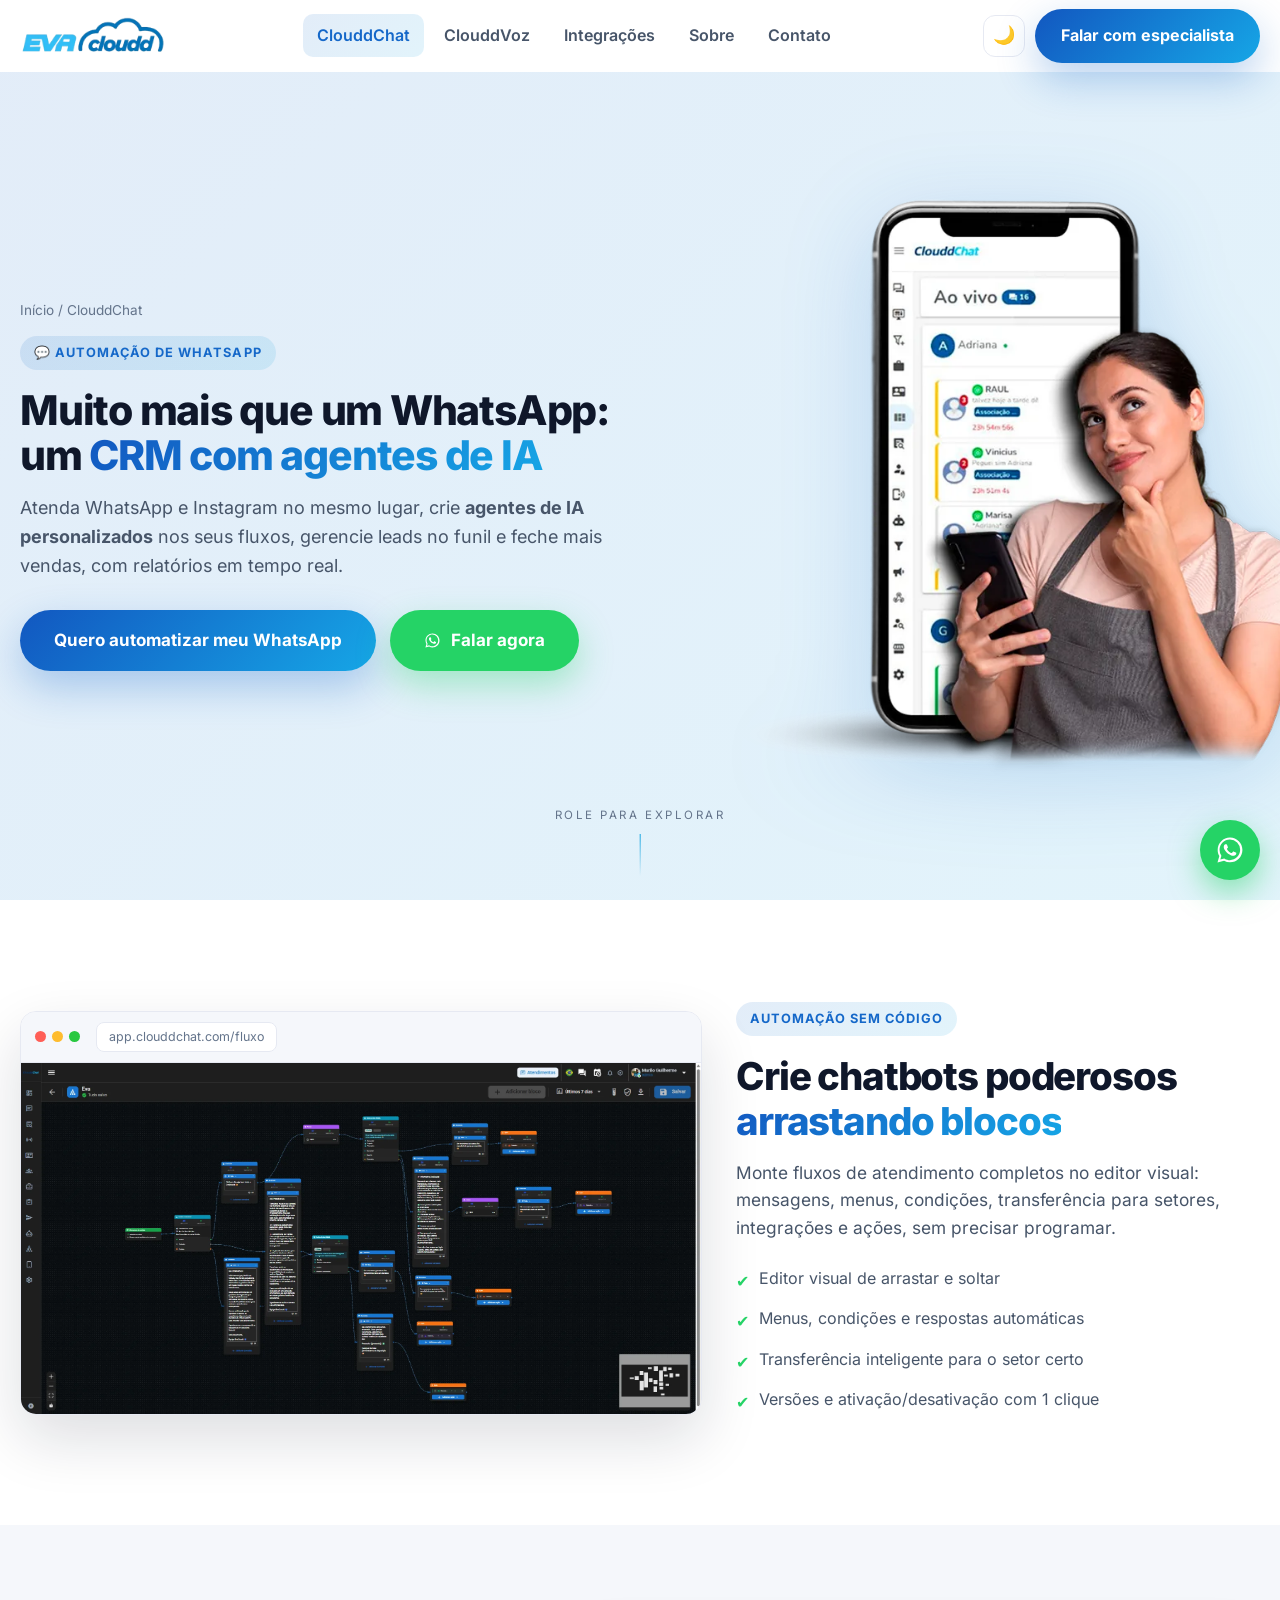
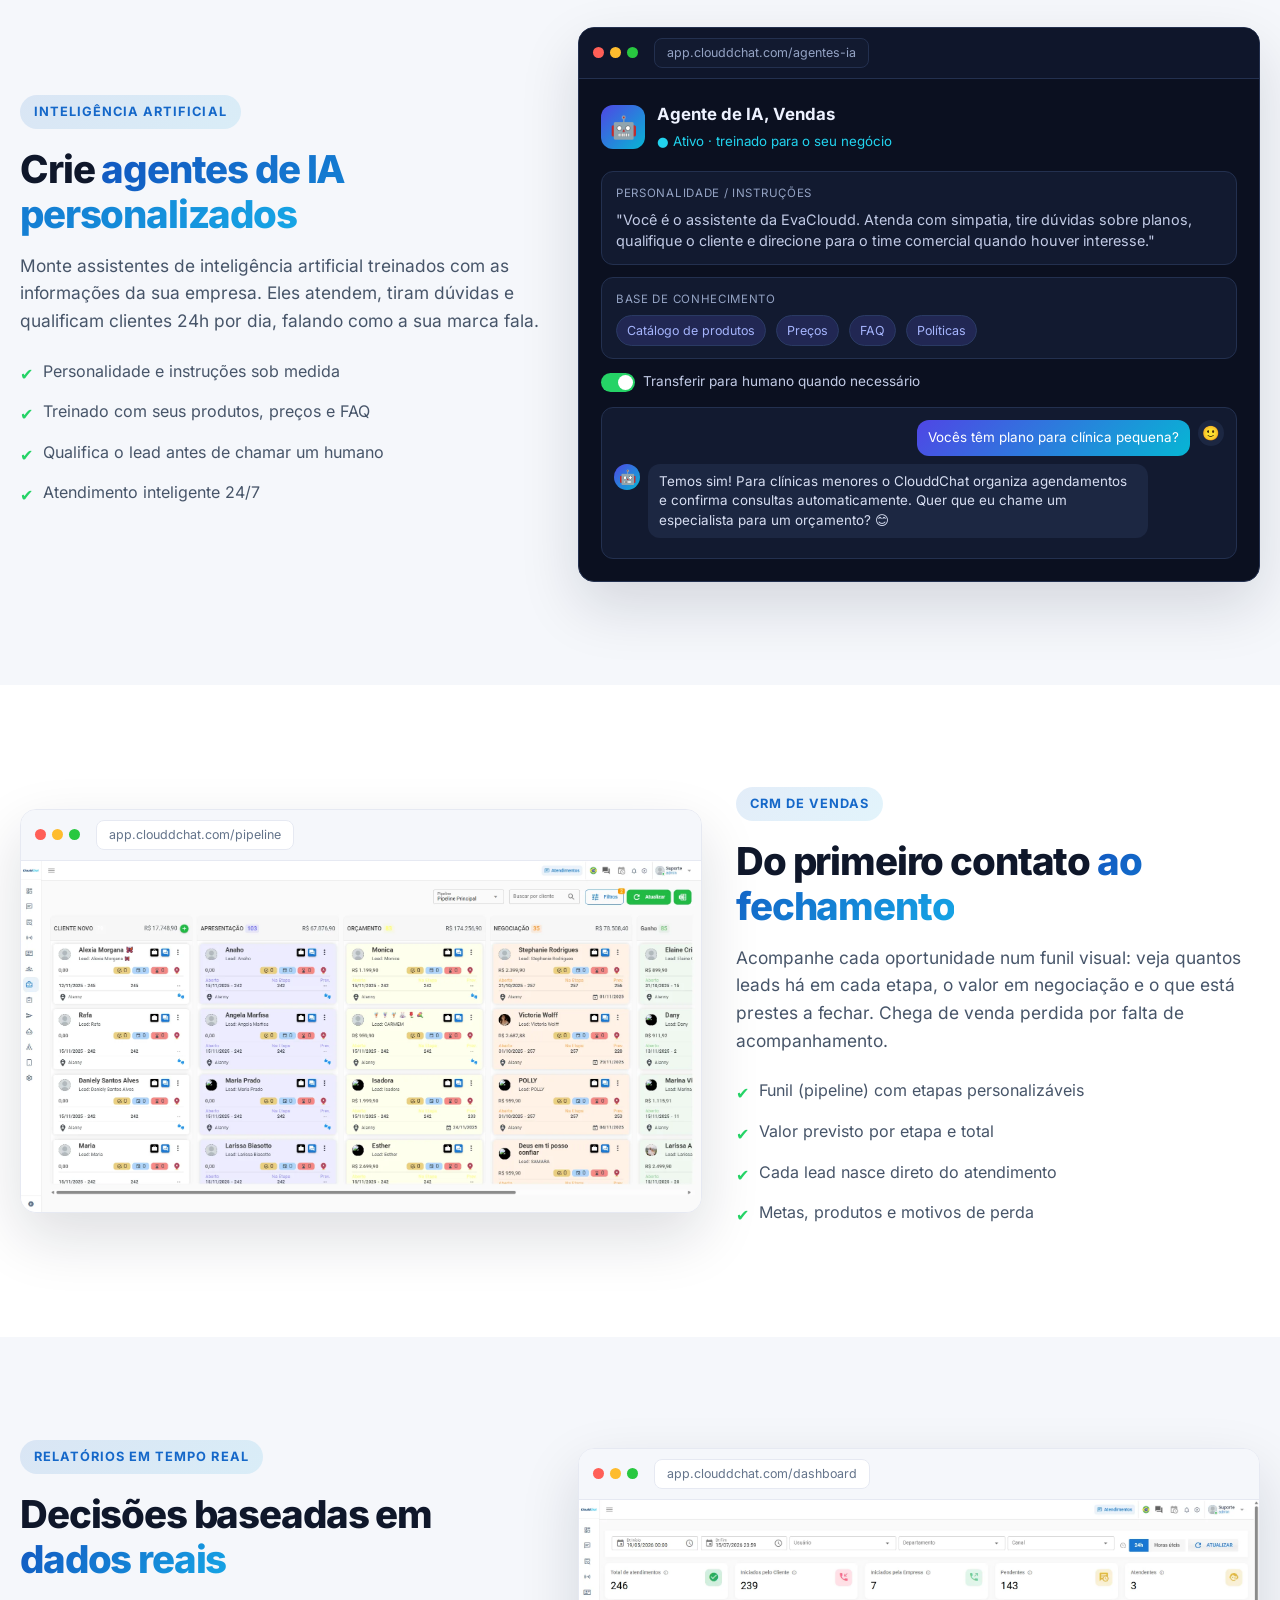
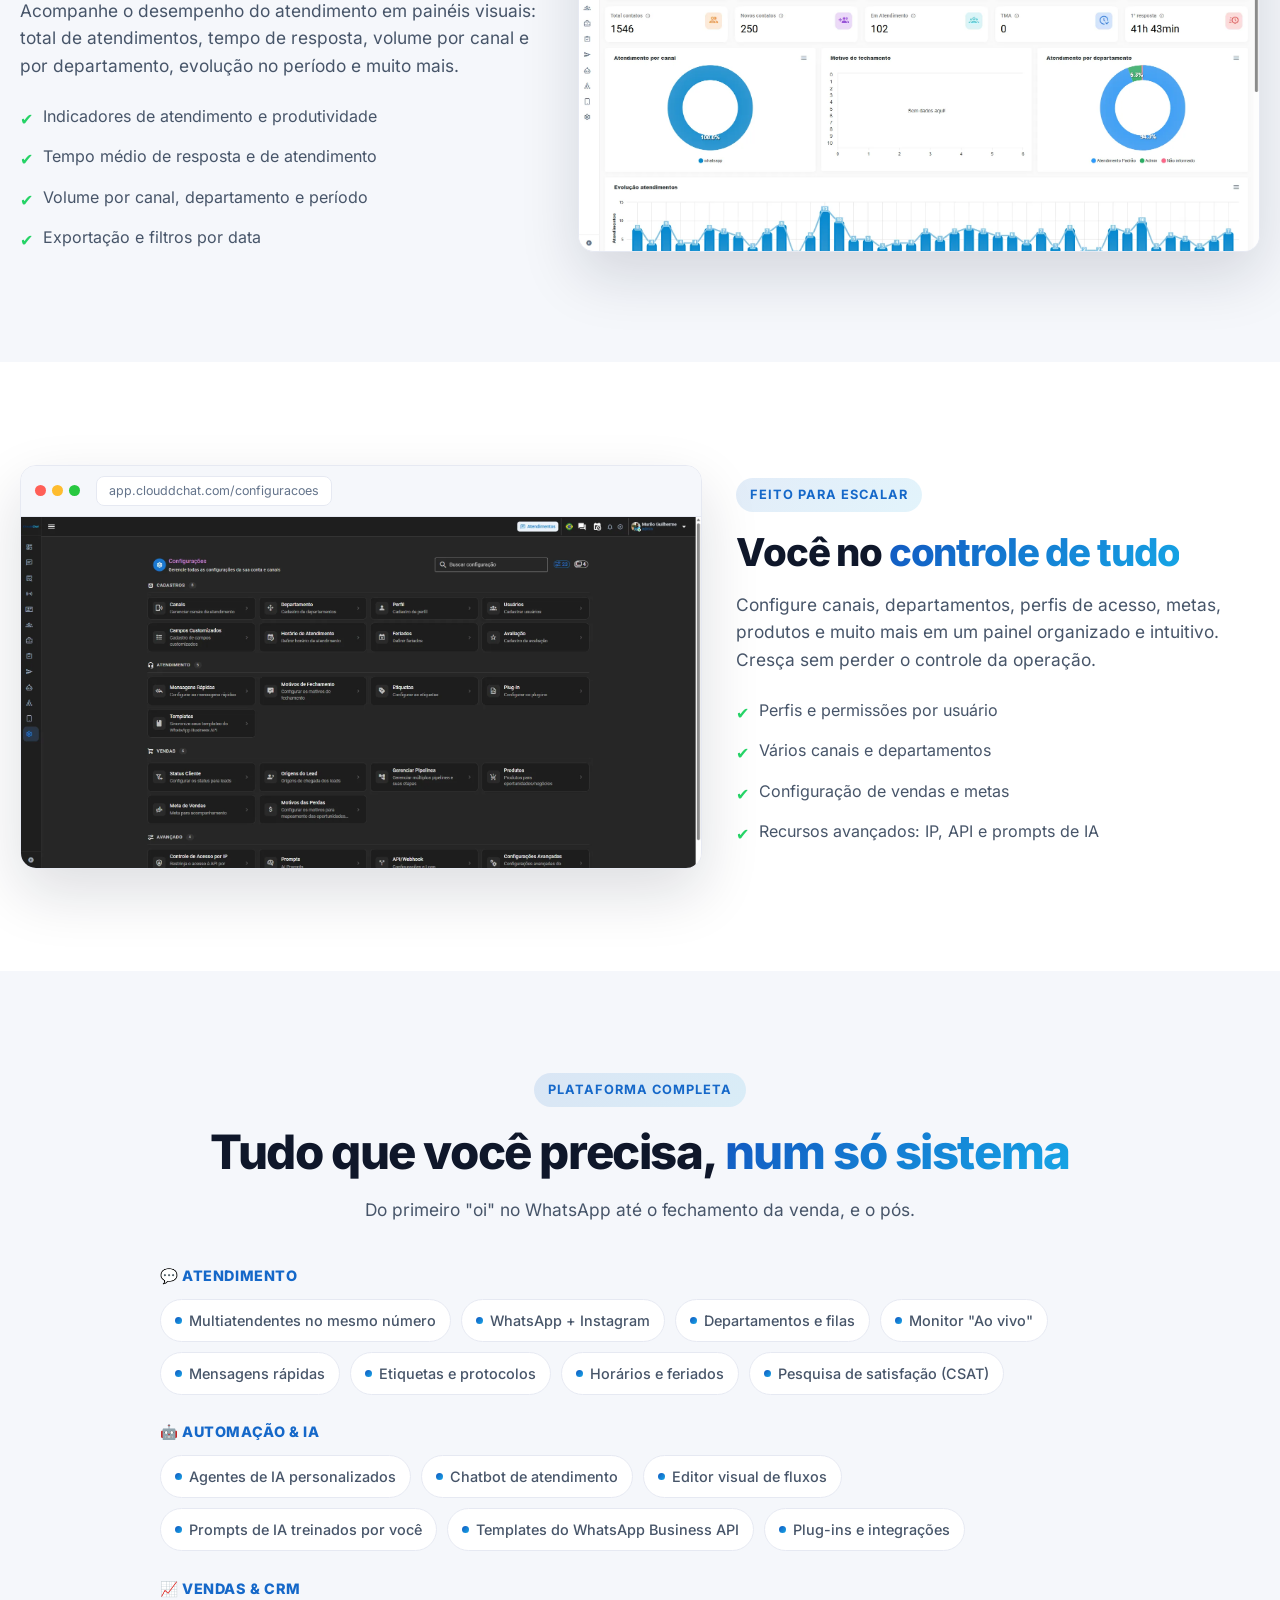
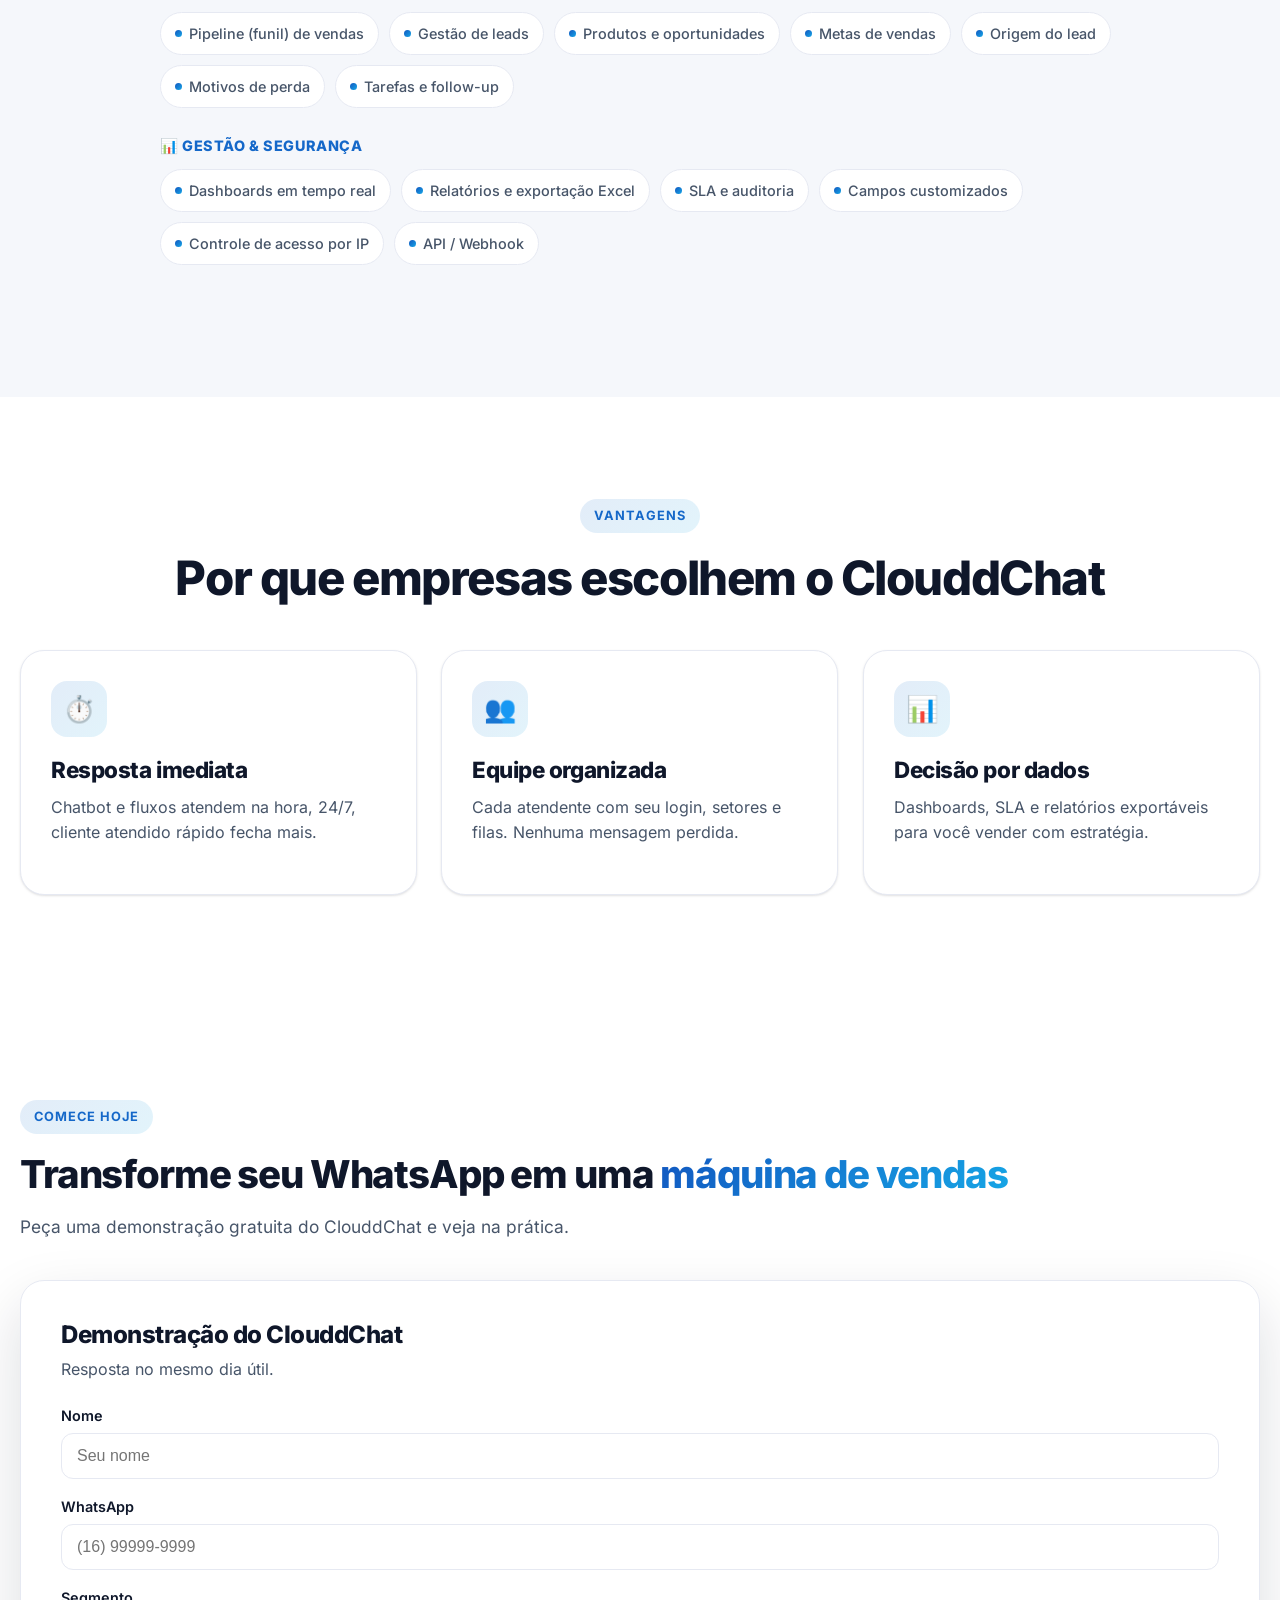
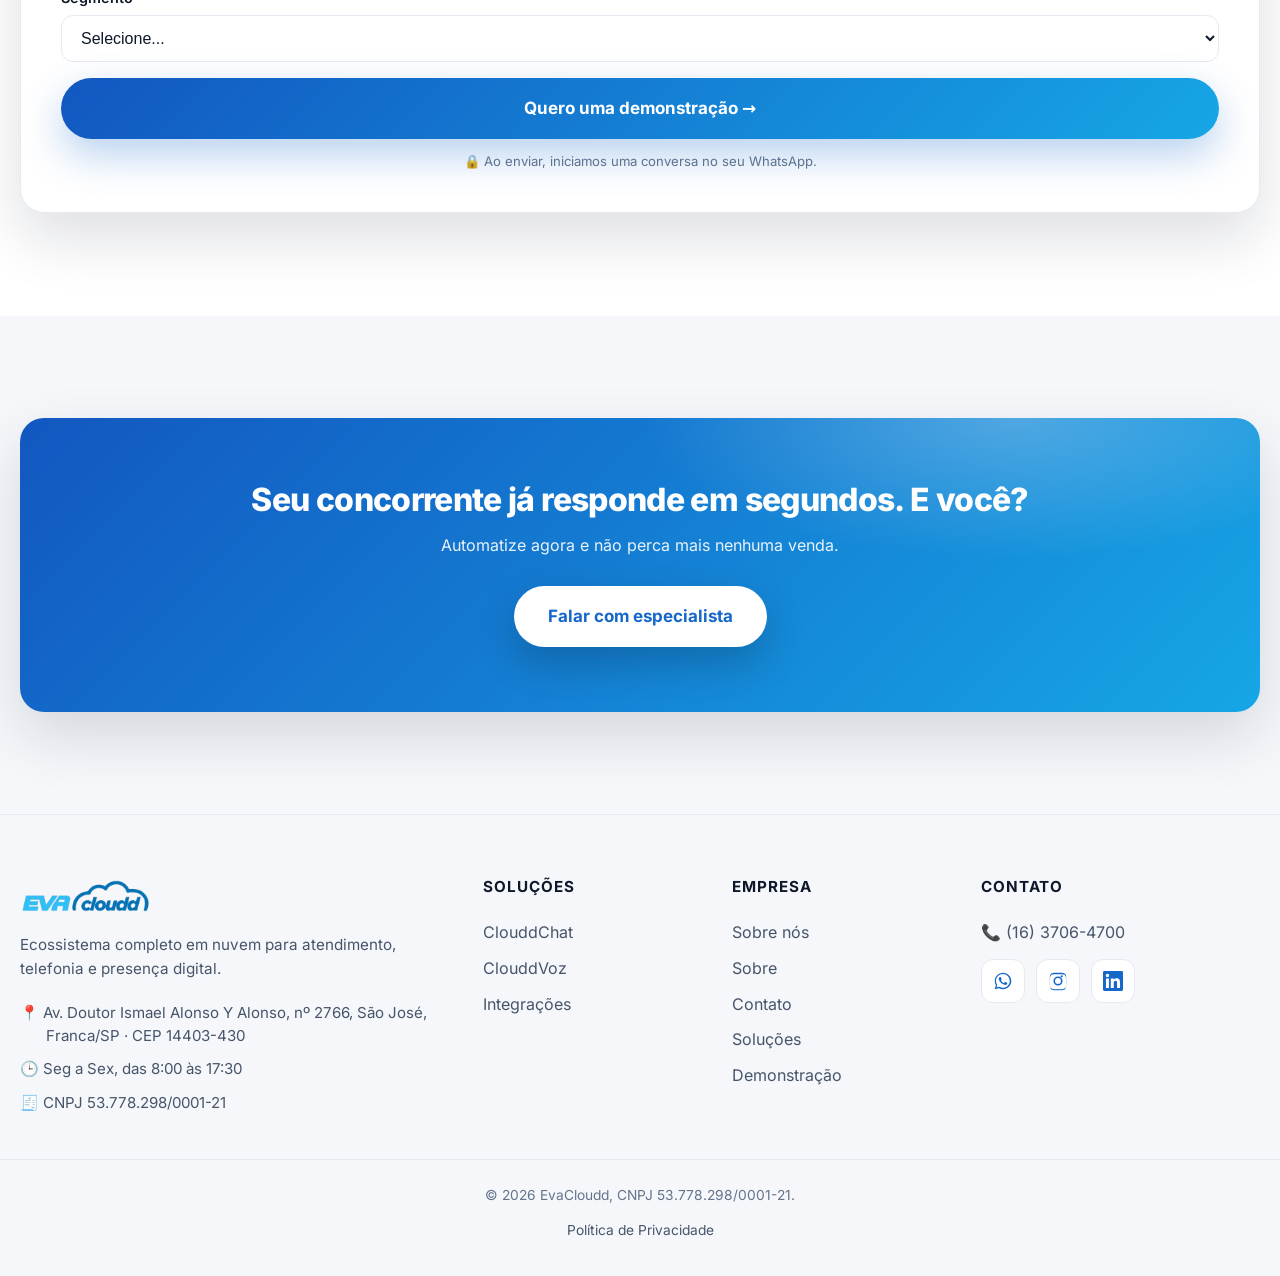
<file: clouddchat.html>
<!DOCTYPE html>
<html lang="pt-BR" data-theme="light">
<head>
  <meta charset="UTF-8" />
  <meta name="viewport" content="width=device-width, initial-scale=1.0" />
  <title>ClouddChat: Automação de WhatsApp para sua empresa | EvaCloudd</title>
  <meta name="description" content="Atenda vários clientes no mesmo número de WhatsApp, com chatbot, setores, campanhas e atendimento 24/7. Conheça o ClouddChat da EvaCloudd." />
  <link rel="canonical" href="https://evacloudd.com.br/clouddchat.html" />
  <meta property="og:title" content="ClouddChat: Automação de WhatsApp" />
  <meta property="og:description" content="Vários atendentes no mesmo número, chatbot e campanhas. Atendimento que não para." />
  <meta name="theme-color" content="#1568c9" />
  <link rel="icon" type="image/png" sizes="32x32" href="assets/img/favicon-32.png" />
  <link rel="icon" type="image/png" sizes="16x16" href="assets/img/favicon-16.png" />
  <link rel="icon" type="image/png" sizes="192x192" href="assets/img/favicon-192.png" />
  <link rel="apple-touch-icon" href="assets/img/favicon-180.png" />
  <link rel="stylesheet" href="assets/fonts/inter.css" />
  <link rel="stylesheet" href="assets/css/style.css" />
</head>
<body>
  <header class="nav">
    <div class="container">
      <a href="index.html" class="logo"><img src="assets/img/logo.webp" alt="EvaCloudd" class="logo-img" /></a>
      <nav class="nav-links" aria-label="Principal">
        <a href="clouddchat.html" class="active">ClouddChat</a>
        <a href="clouddvoz.html">ClouddVoz</a>
        <a href="integracoes.html">Integrações</a>
        <a href="sobre.html">Sobre</a>
        <a href="contato.html">Contato</a>
      </nav>
      <div class="nav-actions">
        <button class="theme-toggle" data-theme-toggle aria-label="Alternar tema"><span data-theme-icon>🌙</span></button>
        <a href="#lead" class="btn btn-primary nav-cta">Falar com especialista</a>
        <button class="hamburger" aria-label="Abrir menu" aria-expanded="false"><span></span></button>
      </div>
    </div>
  </header>
  <div class="mobile-menu">
    <a href="clouddchat.html">ClouddChat</a>
    <a href="clouddvoz.html">ClouddVoz</a>
    <a href="integracoes.html">Integrações</a>
    <a href="sobre.html">Sobre</a>
    <a href="contato.html">Contato</a>
    <a href="#lead" class="btn btn-primary">Falar com especialista</a>
  </div>

  <!-- HERO da página -->
  <section class="page-hero hero-split">
    <div class="container">
      <div class="reveal in">
        <div class="breadcrumb"><a href="index.html">Início</a> / ClouddChat</div>
        <span class="eyebrow">💬 Automação de WhatsApp</span>
        <h1>Muito mais que um WhatsApp: um <span class="text-grad">CRM com agentes de IA</span></h1>
        <p>Atenda WhatsApp e Instagram no mesmo lugar, crie <b>agentes de IA personalizados</b> nos seus fluxos, gerencie leads no funil e feche mais vendas, com relatórios em tempo real.</p>
        <div class="hero-cta">
          <a href="#lead" class="btn btn-primary btn-lg">Quero automatizar meu WhatsApp</a>
          <a data-wa="chat-hero" data-wa-msg="Olá! Quero saber mais sobre o ClouddChat (automação de WhatsApp)." class="btn btn-wa btn-lg"><svg viewBox="0 0 24 24" width="1em" height="1em" fill="currentColor" aria-hidden="true"><path d="M12.04 2c-5.46 0-9.9 4.44-9.9 9.9 0 1.75.46 3.45 1.32 4.95L2 22l5.25-1.38a9.86 9.86 0 0 0 4.79 1.22c5.46 0 9.9-4.44 9.9-9.9S17.5 2 12.04 2zm0 18.15c-1.53 0-3.03-.41-4.34-1.19l-.31-.18-3.12.82.83-3.04-.2-.31a8.2 8.2 0 0 1-1.26-4.37c0-4.54 3.7-8.23 8.24-8.23a8.2 8.2 0 0 1 8.23 8.24c0 4.54-3.7 8.24-8.24 8.24zm4.52-6.16c-.25-.12-1.47-.72-1.69-.8-.23-.09-.39-.13-.56.12-.16.25-.64.8-.79.97-.14.16-.29.18-.54.06-.25-.12-1.05-.39-1.99-1.23-.74-.66-1.23-1.47-1.38-1.72-.14-.25-.02-.38.11-.51.11-.11.25-.29.37-.43.13-.15.17-.25.25-.42.08-.16.04-.31-.02-.43-.06-.12-.56-1.34-.76-1.84-.2-.48-.4-.42-.56-.43h-.48c-.17 0-.43.06-.66.31-.22.25-.86.85-.86 2.07 0 1.22.89 2.4 1.01 2.56.12.17 1.75 2.67 4.23 3.74.59.26 1.05.41 1.41.53.59.19 1.13.16 1.56.1.48-.07 1.47-.6 1.68-1.18.21-.58.21-1.07.14-1.18-.06-.11-.22-.17-.47-.29z"/></svg> Falar agora</a>
        </div>
      </div>
      <div class="reveal in" data-delay="1"><img src="assets/img/chat1.webp" class="feat-img" alt="ClouddChat: atendimento ao vivo no celular" fetchpriority="high" /></div>
    </div>
    <a href="#explorar" class="scrolldown" aria-label="Rolar para baixo"><span>Role para explorar</span><i></i></a>
  </section>

  <!-- SHOWCASE 1: Editor de Fluxo (print real) -->
  <section class="section" id="explorar">
    <div class="container">
      <div class="showcase">
        <div class="shot reveal">
          <div class="shot-bar"><i></i><i></i><i></i><span class="url">app.clouddchat.com/fluxo</span></div>
          <img src="assets/img/clouddchat-fluxo.webp" alt="Editor visual de fluxos do ClouddChat, com blocos de mensagem, menus e ações conectados" loading="lazy" />
        </div>
        <div class="reveal" data-delay="1">
          <span class="eyebrow">Automação sem código</span>
          <h2 class="section-title" style="font-size:clamp(1.6rem,4vw,2.4rem)">Crie chatbots poderosos <span class="text-grad">arrastando blocos</span></h2>
          <p class="section-sub" style="margin-left:0">Monte fluxos de atendimento completos no editor visual: mensagens, menus, condições, transferência para setores, integrações e ações, sem precisar programar.</p>
          <ul class="feature-list" style="margin-top:18px">
            <li><span class="check">✔</span> Editor visual de arrastar e soltar</li>
            <li><span class="check">✔</span> Menus, condições e respostas automáticas</li>
            <li><span class="check">✔</span> Transferência inteligente para o setor certo</li>
            <li><span class="check">✔</span> Versões e ativação/desativação com 1 clique</li>
          </ul>
        </div>
      </div>
    </div>
  </section>

  <!-- SHOWCASE AGENTES DE IA (mockup, recurso separado) -->
  <section class="section section-alt">
    <div class="container">
      <div class="showcase rev">
        <div class="shot ai-mock reveal">
          <div class="shot-bar"><i></i><i></i><i></i><span class="url">app.clouddchat.com/agentes-ia</span></div>
          <div class="ai-body">
            <div class="ai-head">
              <div class="ai-ava">🤖</div>
              <div><b>Agente de IA, Vendas</b><br><small>● Ativo · treinado para o seu negócio</small></div>
            </div>
            <div class="ai-field">
              <div class="lbl">Personalidade / Instruções</div>
              <div class="val">"Você é o assistente da EvaCloudd. Atenda com simpatia, tire dúvidas sobre planos, qualifique o cliente e direcione para o time comercial quando houver interesse."</div>
            </div>
            <div class="ai-field">
              <div class="lbl">Base de conhecimento</div>
              <div class="ai-row"><span class="ai-tag">Catálogo de produtos</span><span class="ai-tag">Preços</span><span class="ai-tag">FAQ</span><span class="ai-tag">Políticas</span></div>
            </div>
            <div class="ai-toggle"><span class="ai-sw"></span> Transferir para humano quando necessário</div>
            <div class="ai-chat">
              <div class="ai-msg u"><span class="ic">🙂</span><span class="b">Vocês têm plano para clínica pequena?</span></div>
              <div class="ai-msg a"><span class="ic">🤖</span><span class="b">Temos sim! Para clínicas menores o ClouddChat organiza agendamentos e confirma consultas automaticamente. Quer que eu chame um especialista para um orçamento? 😊</span></div>
            </div>
          </div>
        </div>
        <div class="reveal" data-delay="1">
          <span class="eyebrow">Inteligência Artificial</span>
          <h2 class="section-title" style="font-size:clamp(1.6rem,4vw,2.4rem)">Crie <span class="text-grad">agentes de IA personalizados</span></h2>
          <p class="section-sub" style="margin-left:0">Monte assistentes de inteligência artificial treinados com as informações da sua empresa. Eles atendem, tiram dúvidas e qualificam clientes 24h por dia, falando como a sua marca fala.</p>
          <ul class="feature-list" style="margin-top:18px">
            <li><span class="check">✔</span> Personalidade e instruções sob medida</li>
            <li><span class="check">✔</span> Treinado com seus produtos, preços e FAQ</li>
            <li><span class="check">✔</span> Qualifica o lead antes de chamar um humano</li>
            <li><span class="check">✔</span> Atendimento inteligente 24/7</li>
          </ul>
        </div>
      </div>
    </div>
  </section>

  <!-- SHOWCASE PIPELINE (print real) -->
  <section class="section">
    <div class="container">
      <div class="showcase">
        <div class="shot reveal">
          <div class="shot-bar"><i></i><i></i><i></i><span class="url">app.clouddchat.com/pipeline</span></div>
          <img src="assets/img/clouddchat-pipeline.webp" alt="Funil de vendas (pipeline) do ClouddChat com etapas, quantidade de leads e valores por etapa" loading="lazy" />
        </div>
        <div class="reveal" data-delay="1">
          <span class="eyebrow">CRM de vendas</span>
          <h2 class="section-title" style="font-size:clamp(1.6rem,4vw,2.4rem)">Do primeiro contato <span class="text-grad">ao fechamento</span></h2>
          <p class="section-sub" style="margin-left:0">Acompanhe cada oportunidade num funil visual: veja quantos leads há em cada etapa, o valor em negociação e o que está prestes a fechar. Chega de venda perdida por falta de acompanhamento.</p>
          <ul class="feature-list" style="margin-top:18px">
            <li><span class="check">✔</span> Funil (pipeline) com etapas personalizáveis</li>
            <li><span class="check">✔</span> Valor previsto por etapa e total</li>
            <li><span class="check">✔</span> Cada lead nasce direto do atendimento</li>
            <li><span class="check">✔</span> Metas, produtos e motivos de perda</li>
          </ul>
        </div>
      </div>
    </div>
  </section>

  <!-- SHOWCASE DASHBOARD (print real) -->
  <section class="section section-alt">
    <div class="container">
      <div class="showcase rev">
        <div class="shot reveal">
          <div class="shot-bar"><i></i><i></i><i></i><span class="url">app.clouddchat.com/dashboard</span></div>
          <img src="assets/img/clouddchat-dash-atendimento.webp" alt="Dashboard de atendimento do ClouddChat com indicadores e gráficos em tempo real" loading="lazy" />
        </div>
        <div class="reveal" data-delay="1">
          <span class="eyebrow">Relatórios em tempo real</span>
          <h2 class="section-title" style="font-size:clamp(1.6rem,4vw,2.4rem)">Decisões baseadas em <span class="text-grad">dados reais</span></h2>
          <p class="section-sub" style="margin-left:0">Acompanhe o desempenho do atendimento em painéis visuais: total de atendimentos, tempo de resposta, volume por canal e por departamento, evolução no período e muito mais.</p>
          <ul class="feature-list" style="margin-top:18px">
            <li><span class="check">✔</span> Indicadores de atendimento e produtividade</li>
            <li><span class="check">✔</span> Tempo médio de resposta e de atendimento</li>
            <li><span class="check">✔</span> Volume por canal, departamento e período</li>
            <li><span class="check">✔</span> Exportação e filtros por data</li>
          </ul>
        </div>
      </div>
    </div>
  </section>

  <!-- SHOWCASE 2: Configurações (print real) -->
  <section class="section">
    <div class="container">
      <div class="showcase">
        <div class="shot reveal">
          <div class="shot-bar"><i></i><i></i><i></i><span class="url">app.clouddchat.com/configuracoes</span></div>
          <img src="assets/img/clouddchat-configuracoes.webp" alt="Painel de configurações do ClouddChat com cadastros, atendimento, vendas e recursos avançados" loading="lazy" />
        </div>
        <div class="reveal" data-delay="1">
          <span class="eyebrow">Feito para escalar</span>
          <h2 class="section-title" style="font-size:clamp(1.6rem,4vw,2.4rem)">Você no <span class="text-grad">controle de tudo</span></h2>
          <p class="section-sub" style="margin-left:0">Configure canais, departamentos, perfis de acesso, metas, produtos e muito mais em um painel organizado e intuitivo. Cresça sem perder o controle da operação.</p>
          <ul class="feature-list" style="margin-top:18px">
            <li><span class="check">✔</span> Perfis e permissões por usuário</li>
            <li><span class="check">✔</span> Vários canais e departamentos</li>
            <li><span class="check">✔</span> Configuração de vendas e metas</li>
            <li><span class="check">✔</span> Recursos avançados: IP, API e prompts de IA</li>
          </ul>
        </div>
      </div>
    </div>
  </section>

  <!-- PLATAFORMA COMPLETA (recursos mapeados do sistema real) -->
  <section class="section section-alt">
    <div class="container">
      <div class="center reveal">
        <span class="eyebrow">Plataforma completa</span>
        <h2 class="section-title">Tudo que você precisa, <span class="text-grad">num só sistema</span></h2>
        <p class="section-sub">Do primeiro "oi" no WhatsApp até o fechamento da venda, e o pós.</p>
      </div>
      <div style="margin-top:44px;max-width:960px;margin-inline:auto">
        <div class="feat-cat reveal">
          <h4>💬 Atendimento</h4>
          <div class="chips">
            <span class="chip"><span class="d"></span>Multiatendentes no mesmo número</span>
            <span class="chip"><span class="d"></span>WhatsApp + Instagram</span>
            <span class="chip"><span class="d"></span>Departamentos e filas</span>
            <span class="chip"><span class="d"></span>Monitor "Ao vivo"</span>
            <span class="chip"><span class="d"></span>Mensagens rápidas</span>
            <span class="chip"><span class="d"></span>Etiquetas e protocolos</span>
            <span class="chip"><span class="d"></span>Horários e feriados</span>
            <span class="chip"><span class="d"></span>Pesquisa de satisfação (CSAT)</span>
          </div>
        </div>
        <div class="feat-cat reveal">
          <h4>🤖 Automação & IA</h4>
          <div class="chips">
            <span class="chip"><span class="d"></span>Agentes de IA personalizados</span>
            <span class="chip"><span class="d"></span>Chatbot de atendimento</span>
            <span class="chip"><span class="d"></span>Editor visual de fluxos</span>
            <span class="chip"><span class="d"></span>Prompts de IA treinados por você</span>
            <span class="chip"><span class="d"></span>Templates do WhatsApp Business API</span>
            <span class="chip"><span class="d"></span>Plug-ins e integrações</span>
          </div>
        </div>
        <div class="feat-cat reveal">
          <h4>📈 Vendas & CRM</h4>
          <div class="chips">
            <span class="chip"><span class="d"></span>Pipeline (funil) de vendas</span>
            <span class="chip"><span class="d"></span>Gestão de leads</span>
            <span class="chip"><span class="d"></span>Produtos e oportunidades</span>
            <span class="chip"><span class="d"></span>Metas de vendas</span>
            <span class="chip"><span class="d"></span>Origem do lead</span>
            <span class="chip"><span class="d"></span>Motivos de perda</span>
            <span class="chip"><span class="d"></span>Tarefas e follow-up</span>
          </div>
        </div>
        <div class="feat-cat reveal">
          <h4>📊 Gestão & Segurança</h4>
          <div class="chips">
            <span class="chip"><span class="d"></span>Dashboards em tempo real</span>
            <span class="chip"><span class="d"></span>Relatórios e exportação Excel</span>
            <span class="chip"><span class="d"></span>SLA e auditoria</span>
            <span class="chip"><span class="d"></span>Campos customizados</span>
            <span class="chip"><span class="d"></span>Controle de acesso por IP</span>
            <span class="chip"><span class="d"></span>API / Webhook</span>
          </div>
        </div>
      </div>
    </div>
  </section>

  <!-- BENEFÍCIOS -->
  <section class="section">
    <div class="container">
      <div class="center reveal"><span class="eyebrow">Vantagens</span><h2 class="section-title">Por que empresas escolhem o ClouddChat</h2></div>
      <div class="grid-3" style="margin-top:44px">
        <div class="card reveal"><div class="card-icon">⏱️</div><h3>Resposta imediata</h3><p>Chatbot e fluxos atendem na hora, 24/7, cliente atendido rápido fecha mais.</p></div>
        <div class="card reveal" data-delay="1"><div class="card-icon">👥</div><h3>Equipe organizada</h3><p>Cada atendente com seu login, setores e filas. Nenhuma mensagem perdida.</p></div>
        <div class="card reveal" data-delay="2"><div class="card-icon">📊</div><h3>Decisão por dados</h3><p>Dashboards, SLA e relatórios exportáveis para você vender com estratégia.</p></div>
      </div>
    </div>
  </section>

  <!-- FORM -->
  <section class="section" id="lead">
    <div class="container hero-lead-grid">
      <div class="reveal">
        <span class="eyebrow">Comece hoje</span>
        <h2 class="section-title" style="font-size:clamp(1.6rem,4vw,2.4rem)">Transforme seu WhatsApp em uma <span class="text-grad">máquina de vendas</span></h2>
        <p class="section-sub" style="margin-left:0">Peça uma demonstração gratuita do ClouddChat e veja na prática.</p>
      </div>
      <div class="lead-card reveal" data-delay="1">
        <h3>Demonstração do ClouddChat</h3>
        <p class="sub">Resposta no mesmo dia útil.</p>
        <form data-lead-form="clouddchat" data-interesse="o ClouddChat (automação de WhatsApp)" data-thanks="obrigado.html" novalidate>
          <div class="field"><label for="nome">Nome</label><input id="nome" name="nome" type="text" placeholder="Seu nome" required /></div>
          <div class="field"><label for="telefone">WhatsApp</label><input id="telefone" name="telefone" type="tel" placeholder="(16) 99999-9999" required /></div>
          <div class="field"><label for="segmento">Segmento</label><select id="segmento" name="segmento"><option value="">Selecione...</option><option>Varejo / Comércio</option><option>Clínica / Saúde</option><option>Restaurante</option><option>Indústria</option><option>Serviços</option><option>Outro</option></select></div>
          <button type="submit" class="btn btn-primary btn-block btn-lg">Quero uma demonstração →</button>
          <p class="form-note">🔒 Ao enviar, iniciamos uma conversa no seu WhatsApp.</p>
        </form>
      </div>
    </div>
  </section>

  <!-- CTA -->
  <section class="section section-alt">
    <div class="container"><div class="cta-band reveal"><h2>Seu concorrente já responde em segundos. E você?</h2><p>Automatize agora e não perca mais nenhuma venda.</p><a data-wa="chat-cta" data-wa-msg="Olá! Quero automatizar meu WhatsApp com o ClouddChat." class="btn btn-primary btn-lg">Falar com especialista</a></div></div>
  </section>

  <footer class="footer">
    <div class="container footer-grid">
      <div class="brand-col">
        <a href="index.html" class="logo"><img src="assets/img/logo.webp" alt="EvaCloudd" class="logo-img" /></a>
        <p>Ecossistema completo em nuvem para atendimento, telefonia e presença digital.</p>
        <span>📍 Av. Doutor Ismael Alonso Y Alonso, nº 2766, São José, Franca/SP · CEP 14403-430</span><span>🕒 Seg a Sex, das 8:00 às 17:30</span><span>🧾 CNPJ 53.778.298/0001-21</span>
      </div>
      <div><h5>Soluções</h5><a href="clouddchat.html">ClouddChat</a><a href="clouddvoz.html">ClouddVoz</a><a href="integracoes.html">Integrações</a></div>
      <div><h5>Empresa</h5><a href="sobre.html">Sobre nós</a><a href="sobre.html">Sobre</a><a href="contato.html">Contato</a><a href="index.html#solucoes">Soluções</a><a href="index.html#lead">Demonstração</a></div>
      <div><h5>Contato</h5><a href="tel:+551637064700">📞 (16) 3706-4700</a><div class="socials"><a data-wa="footer" aria-label="WhatsApp"><svg viewBox="0 0 24 24" width="1em" height="1em" fill="currentColor" aria-hidden="true"><path d="M12.04 2c-5.46 0-9.9 4.44-9.9 9.9 0 1.75.46 3.45 1.32 4.95L2 22l5.25-1.38a9.86 9.86 0 0 0 4.79 1.22c5.46 0 9.9-4.44 9.9-9.9S17.5 2 12.04 2zm0 18.15c-1.53 0-3.03-.41-4.34-1.19l-.31-.18-3.12.82.83-3.04-.2-.31a8.2 8.2 0 0 1-1.26-4.37c0-4.54 3.7-8.23 8.24-8.23a8.2 8.2 0 0 1 8.23 8.24c0 4.54-3.7 8.24-8.24 8.24zm4.52-6.16c-.25-.12-1.47-.72-1.69-.8-.23-.09-.39-.13-.56.12-.16.25-.64.8-.79.97-.14.16-.29.18-.54.06-.25-.12-1.05-.39-1.99-1.23-.74-.66-1.23-1.47-1.38-1.72-.14-.25-.02-.38.11-.51.11-.11.25-.29.37-.43.13-.15.17-.25.25-.42.08-.16.04-.31-.02-.43-.06-.12-.56-1.34-.76-1.84-.2-.48-.4-.42-.56-.43h-.48c-.17 0-.43.06-.66.31-.22.25-.86.85-.86 2.07 0 1.22.89 2.4 1.01 2.56.12.17 1.75 2.67 4.23 3.74.59.26 1.05.41 1.41.53.59.19 1.13.16 1.56.1.48-.07 1.47-.6 1.68-1.18.21-.58.21-1.07.14-1.18-.06-.11-.22-.17-.47-.29z"/></svg></a><a href="https://www.instagram.com/evacloudd/" target="_blank" rel="noopener" aria-label="Instagram"><svg viewBox="0 0 24 24" width="1em" height="1em" fill="currentColor" aria-hidden="true"><path d="M12 2.16c3.2 0 3.58.01 4.85.07 1.17.06 1.8.25 2.23.42.56.21.96.47 1.38.9.43.42.69.82.9 1.38.17.42.36 1.05.42 2.23.06 1.27.07 1.65.07 4.85s-.01 3.58-.07 4.85c-.06 1.17-.25 1.8-.42 2.23-.21.56-.47.96-.9 1.38-.42.43-.82.69-1.38.9-.42.17-1.06.36-2.23.42-1.27.06-1.65.07-4.85.07s-3.58-.01-4.85-.07c-1.17-.06-1.8-.25-2.23-.42a3.7 3.7 0 0 1-1.38-.9 3.7 3.7 0 0 1-.9-1.38c-.17-.42-.36-1.06-.42-2.23C2.17 15.58 2.16 15.2 2.16 12s.01-3.58.07-4.85c.06-1.18.25-1.81.42-2.23.21-.56.47-.96.9-1.38.42-.43.82-.69 1.38-.9.42-.17 1.06-.36 2.23-.42C8.42 2.17 8.8 2.16 12 2.16zm0 1.62c-3.15 0-3.52.01-4.76.07-1.15.05-1.77.24-2.19.4-.55.22-.94.47-1.36.89-.42.42-.67.81-.88 1.36-.16.42-.35 1.04-.4 2.19-.06 1.24-.07 1.61-.07 4.76s.01 3.52.07 4.76c.05 1.15.24 1.77.4 2.19.21.55.46.94.88 1.36.42.42.81.67 1.36.88.42.16 1.04.35 2.19.4 1.24.06 1.61.07 4.76.07s3.52-.01 4.76-.07c1.15-.05 1.77-.24 2.19-.4.55-.21.94-.46 1.36-.88.42-.42.67-.81.88-1.36.16-.42.35-1.04.4-2.19.06-1.24.07-1.61.07-4.76s-.01-3.52-.07-4.76c-.05-1.15-.24-1.77-.4-2.19a3.66 3.66 0 0 0-.88-1.36 3.66 3.66 0 0 0-1.36-.88c-.42-.16-1.04-.35-2.19-.4-1.24-.06-1.61-.07-4.76-.07zm0 2.76a5.46 5.46 0 1 0 0 10.92 5.46 5.46 0 0 0 0-10.92zm0 9a3.54 3.54 0 1 1 0-7.08 3.54 3.54 0 0 1 0 7.08zm5.69-9.2a1.28 1.28 0 1 1-2.55 0 1.28 1.28 0 0 1 2.55 0z"/></svg></a><a href="https://www.linkedin.com/company/evacloudd/" target="_blank" rel="noopener" aria-label="LinkedIn"><svg viewBox="0 0 24 24" width="1em" height="1em" fill="currentColor" aria-hidden="true"><path d="M20.45 20.45h-3.56v-5.57c0-1.33-.03-3.04-1.85-3.04-1.86 0-2.14 1.45-2.14 2.94v5.67H9.35V9h3.41v1.56h.05c.48-.9 1.64-1.85 3.37-1.85 3.6 0 4.27 2.37 4.27 5.46v6.28zM5.34 7.43a2.07 2.07 0 1 1 0-4.14 2.07 2.07 0 0 1 0 4.14zM7.12 20.45H3.55V9h3.57v11.45zM22.22 0H1.77C.79 0 0 .77 0 1.72v20.56C0 23.23.79 24 1.77 24h20.45c.98 0 1.78-.77 1.78-1.72V1.72C24 .77 23.2 0 22.22 0z"/></svg></a></div></div>
    </div>
    <div class="container footer-bottom"><span>© <span data-year>2026</span> EvaCloudd, CNPJ 53.778.298/0001-21.</span><span><a href="politicadeprivacidade.html">Política de Privacidade</a></span></div>
  </footer>

  <a class="wa-float" data-wa="float" aria-label="Falar no WhatsApp"><svg viewBox="0 0 24 24" width="1em" height="1em" fill="currentColor" aria-hidden="true"><path d="M12.04 2c-5.46 0-9.9 4.44-9.9 9.9 0 1.75.46 3.45 1.32 4.95L2 22l5.25-1.38a9.86 9.86 0 0 0 4.79 1.22c5.46 0 9.9-4.44 9.9-9.9S17.5 2 12.04 2zm0 18.15c-1.53 0-3.03-.41-4.34-1.19l-.31-.18-3.12.82.83-3.04-.2-.31a8.2 8.2 0 0 1-1.26-4.37c0-4.54 3.7-8.23 8.24-8.23a8.2 8.2 0 0 1 8.23 8.24c0 4.54-3.7 8.24-8.24 8.24zm4.52-6.16c-.25-.12-1.47-.72-1.69-.8-.23-.09-.39-.13-.56.12-.16.25-.64.8-.79.97-.14.16-.29.18-.54.06-.25-.12-1.05-.39-1.99-1.23-.74-.66-1.23-1.47-1.38-1.72-.14-.25-.02-.38.11-.51.11-.11.25-.29.37-.43.13-.15.17-.25.25-.42.08-.16.04-.31-.02-.43-.06-.12-.56-1.34-.76-1.84-.2-.48-.4-.42-.56-.43h-.48c-.17 0-.43.06-.66.31-.22.25-.86.85-.86 2.07 0 1.22.89 2.4 1.01 2.56.12.17 1.75 2.67 4.23 3.74.59.26 1.05.41 1.41.53.59.19 1.13.16 1.56.1.48-.07 1.47-.6 1.68-1.18.21-.58.21-1.07.14-1.18-.06-.11-.22-.17-.47-.29z"/></svg></a>
  <script src="assets/js/main.js?v=2"></script>
  <script src="https://analytics.evacloudd.com/px.js" data-cliente="243ec4f1-1e1a-43da-ae58-2d747310fd04"></script>
  <script>
    (function () {
      var s = document.createElement('script');
      s.src = 'https://app.clouddchat.com/widget.js';
      s.async = true;
      s.dataset.atendoKey = '85b25dd1e7780f36137acf3ad8f644ed';
      s.dataset.atendoApi = 'https://app.clouddchat.com/api/v1';
      document.head.appendChild(s);
    })();
  </script>
</body>
</html>
</file>
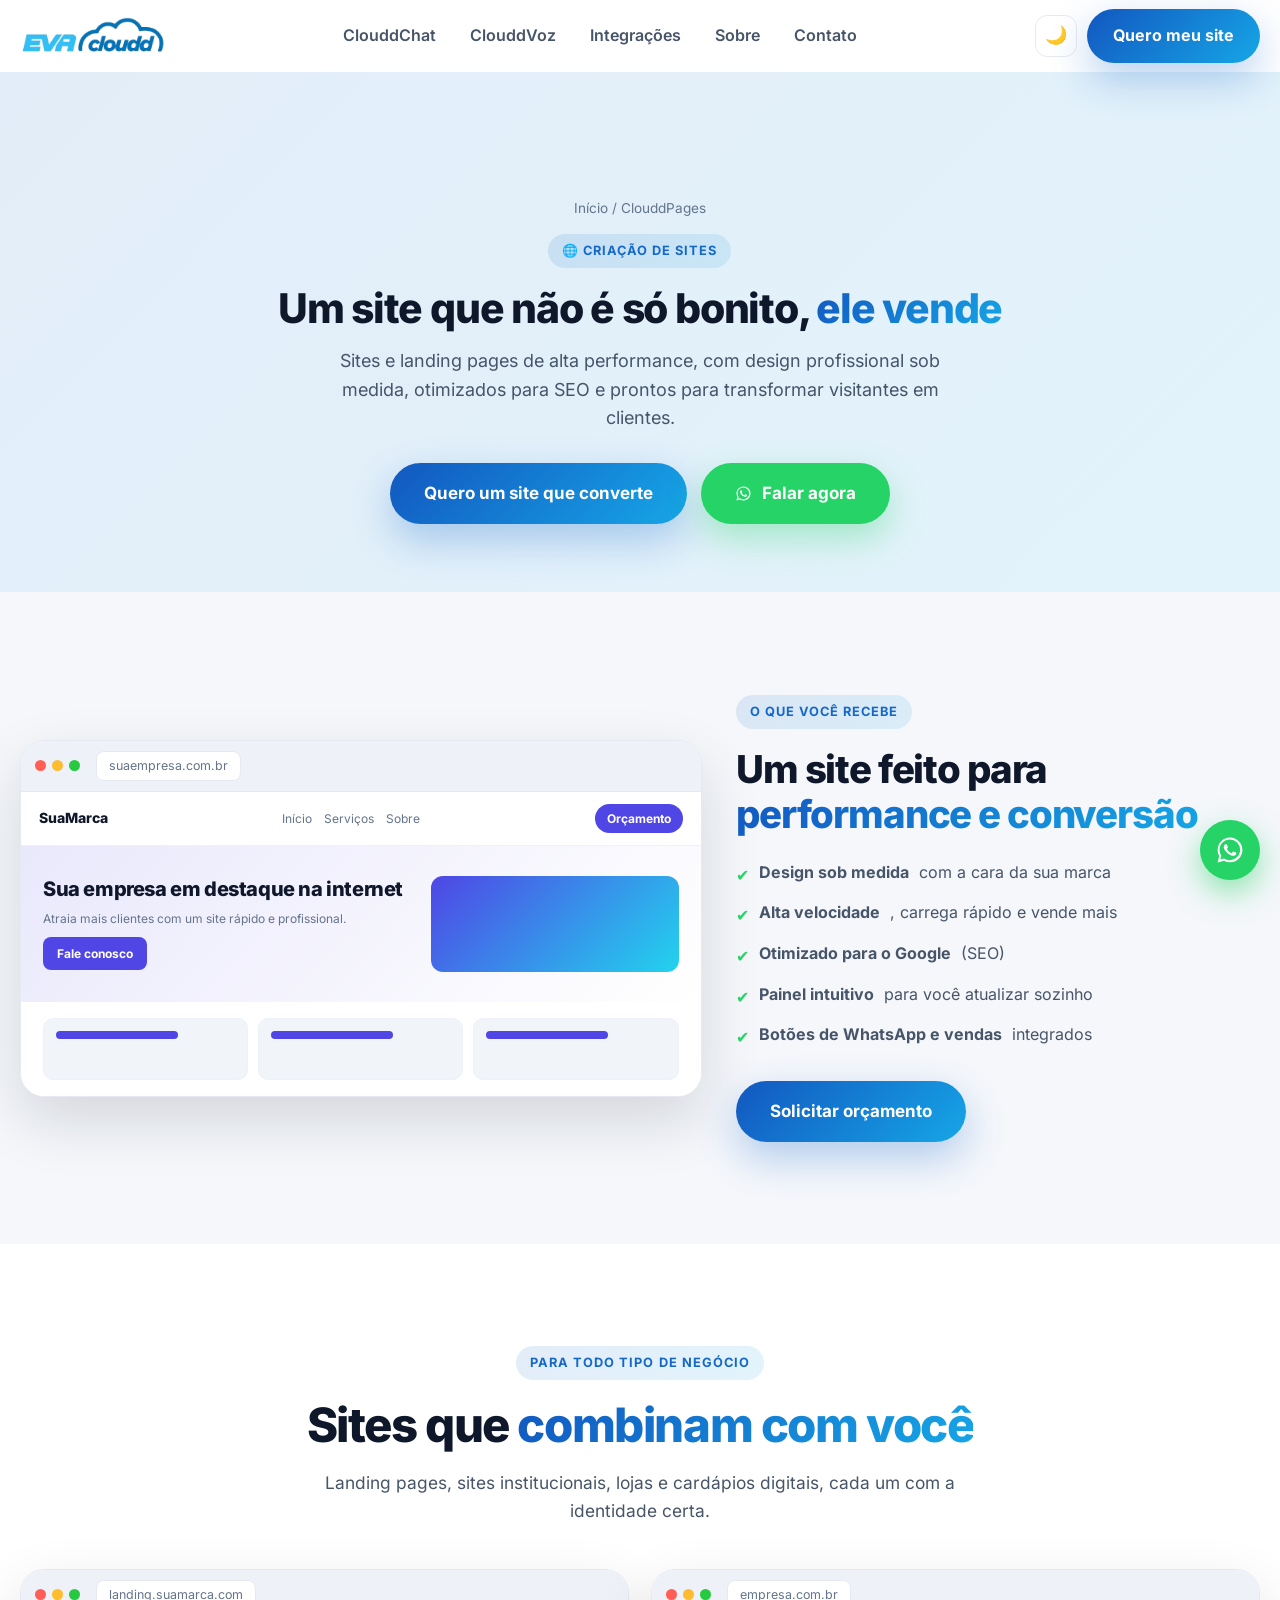
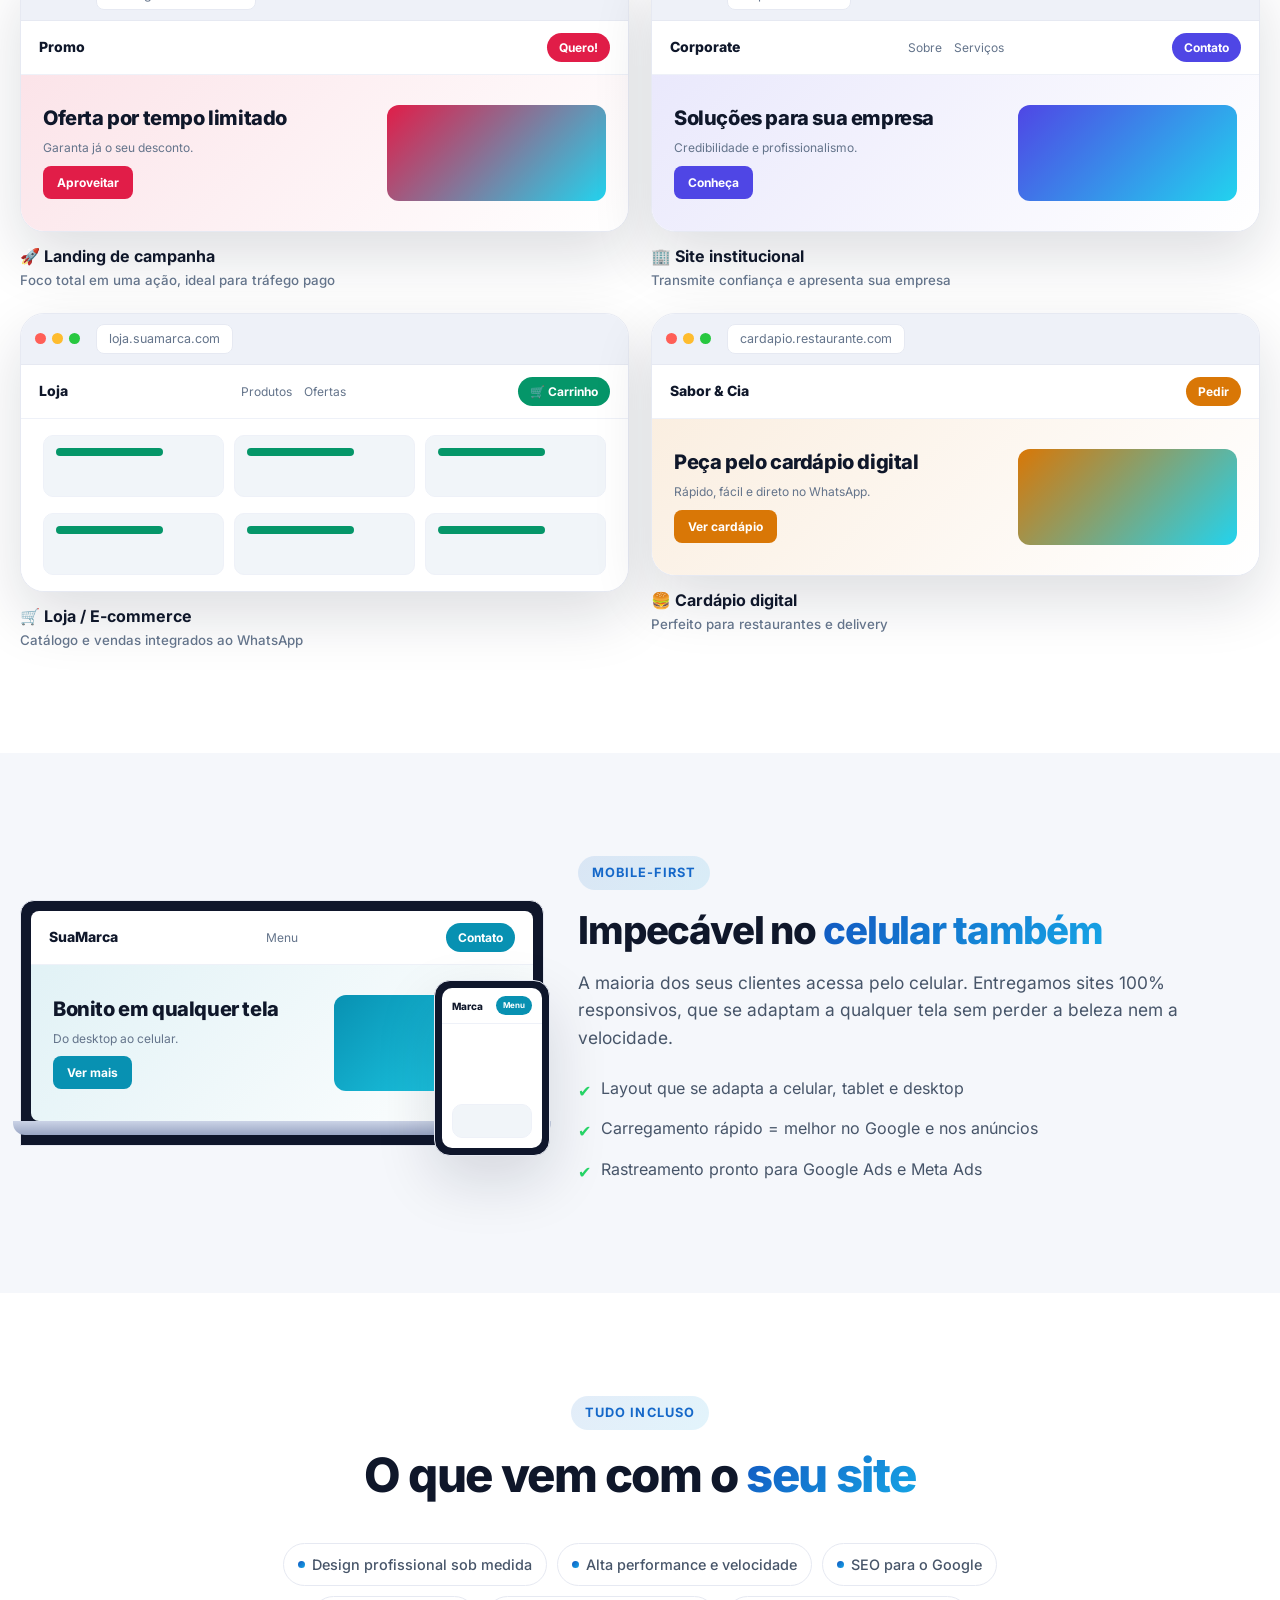
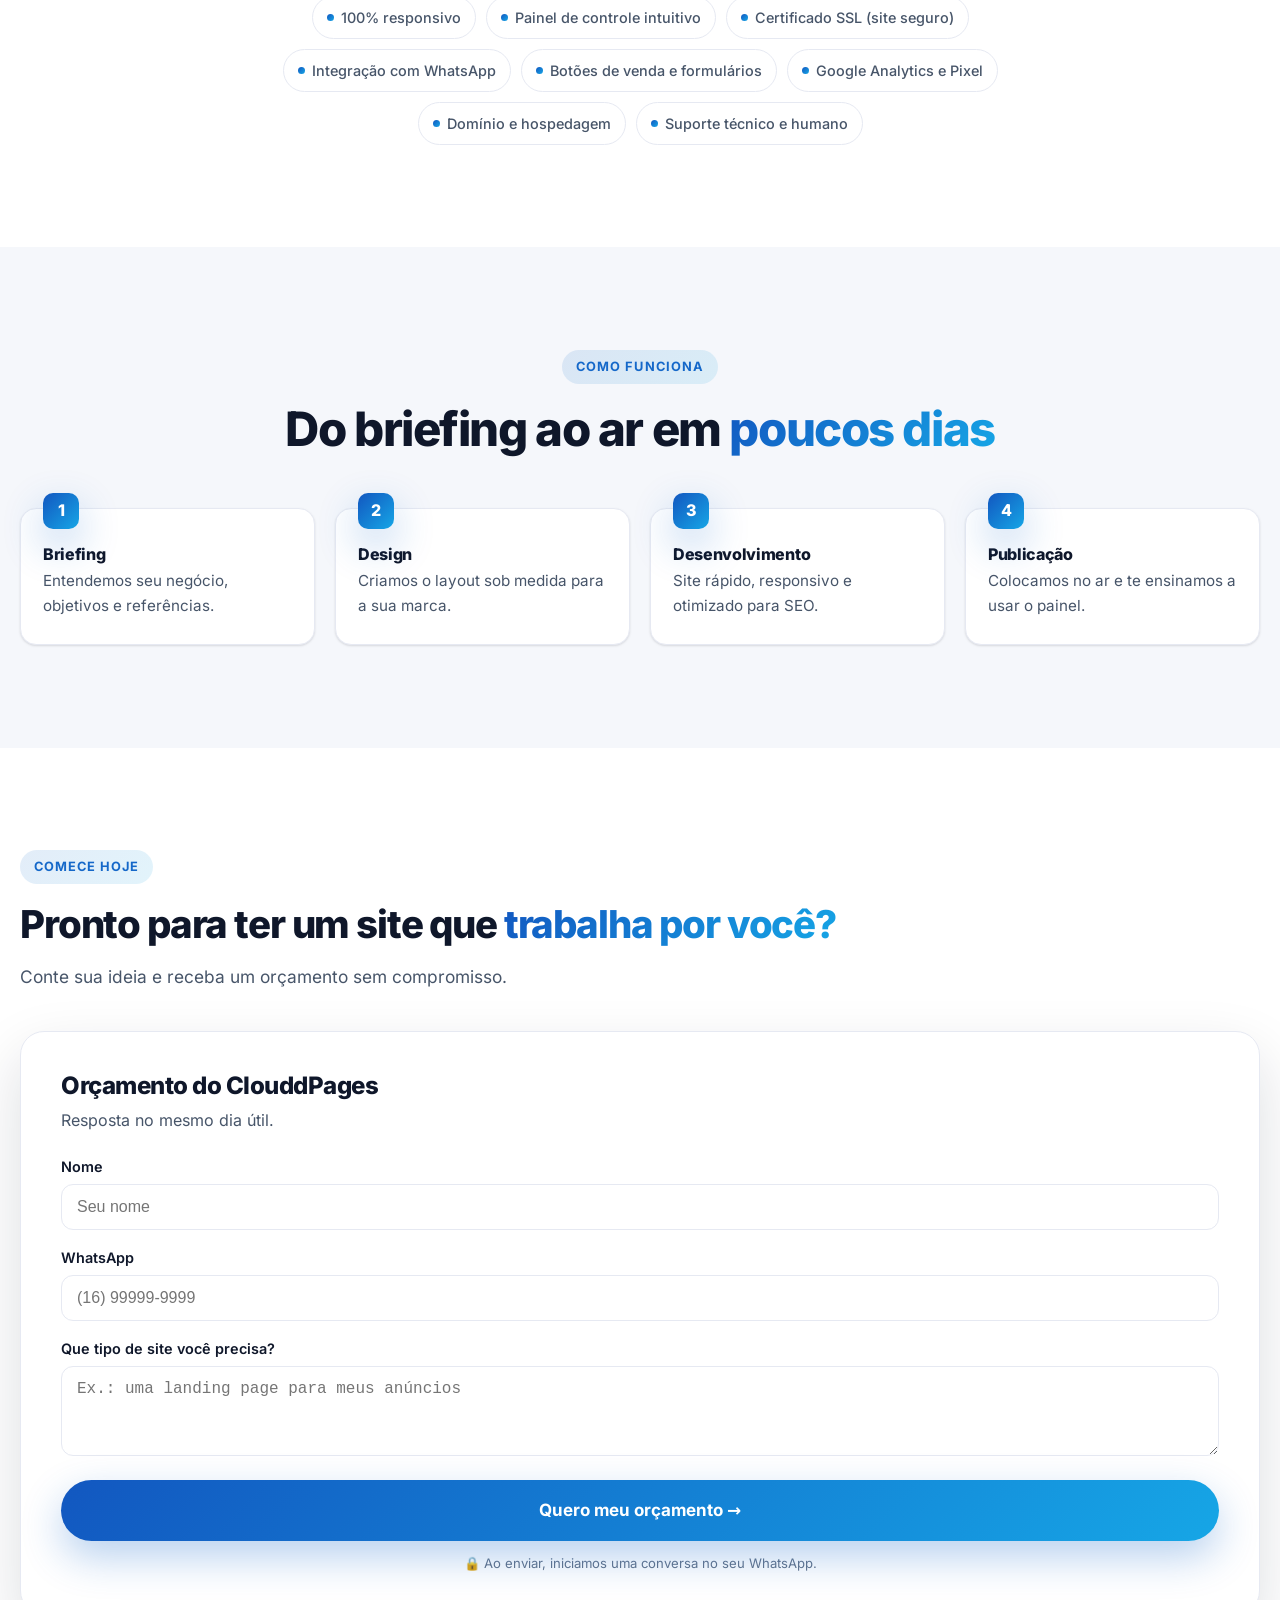
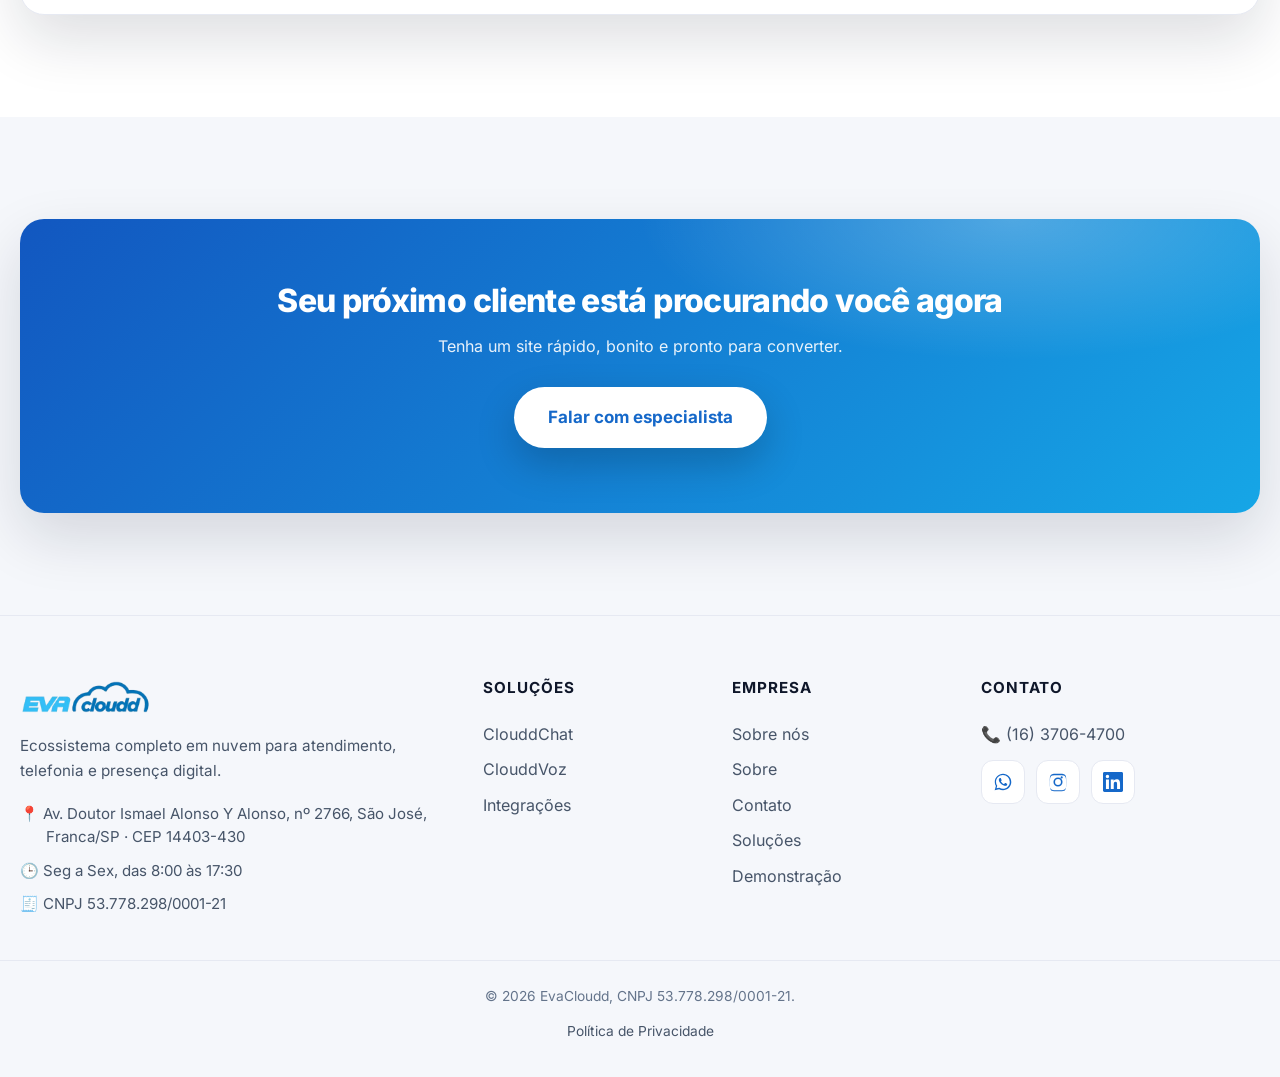
<file: clouddpages.html>
<!DOCTYPE html>
<html lang="pt-BR" data-theme="light">
<head>
  <meta charset="UTF-8" />
  <meta name="viewport" content="width=device-width, initial-scale=1.0" />
  <title>ClouddPages: Criação de sites e landing pages que vendem | EvaCloudd</title>
  <meta name="description" content="Sites e landing pages de alta performance, com design profissional, painel intuitivo, SEO e integração com WhatsApp e vendas. Conheça o ClouddPages da EvaCloudd." />
  <link rel="canonical" href="https://evacloudd.com.br/clouddpages.html" />
  <meta property="og:title" content="ClouddPages: Sites que vendem" />
  <meta property="og:description" content="Design profissional, alta velocidade, SEO e integração com vendas." />
  <meta name="theme-color" content="#1568c9" />
  <link rel="icon" type="image/png" sizes="32x32" href="assets/img/favicon-32.png" />
  <link rel="icon" type="image/png" sizes="16x16" href="assets/img/favicon-16.png" />
  <link rel="icon" type="image/png" sizes="192x192" href="assets/img/favicon-192.png" />
  <link rel="apple-touch-icon" href="assets/img/favicon-180.png" />
  <link rel="stylesheet" href="assets/fonts/inter.css" />
  <link rel="stylesheet" href="assets/css/style.css" />
</head>
<body>
  <header class="nav">
    <div class="container">
      <a href="index.html" class="logo"><img src="assets/img/logo.webp" alt="EvaCloudd" class="logo-img" /></a>
      <nav class="nav-links" aria-label="Principal">
        <a href="clouddchat.html">ClouddChat</a>
        <a href="clouddvoz.html">ClouddVoz</a>
        <a href="integracoes.html">Integrações</a>
        <a href="sobre.html">Sobre</a>
        <a href="contato.html">Contato</a>
      </nav>
      <div class="nav-actions">
        <button class="theme-toggle" data-theme-toggle aria-label="Alternar tema"><span data-theme-icon>🌙</span></button>
        <a href="#lead" class="btn btn-primary nav-cta">Quero meu site</a>
        <button class="hamburger" aria-label="Abrir menu" aria-expanded="false"><span></span></button>
      </div>
    </div>
  </header>
  <div class="mobile-menu">
    <a href="clouddchat.html">ClouddChat</a>
    <a href="clouddvoz.html">ClouddVoz</a>
    <a href="integracoes.html">Integrações</a>
    <a href="sobre.html">Sobre</a>
    <a href="contato.html">Contato</a>
    <a href="#lead" class="btn btn-primary">Quero meu site</a>
  </div>

  <section class="page-hero">
    <div class="container">
      <div class="breadcrumb reveal in"><a href="index.html">Início</a> / ClouddPages</div>
      <span class="eyebrow reveal in">🌐 Criação de sites</span>
      <h1 class="reveal in">Um site que não é só bonito, <span class="text-grad">ele vende</span></h1>
      <p class="reveal in">Sites e landing pages de alta performance, com design profissional sob medida, otimizados para SEO e prontos para transformar visitantes em clientes.</p>
      <div class="hero-cta reveal in" style="justify-content:center">
        <a href="#lead" class="btn btn-primary btn-lg">Quero um site que converte</a>
        <a data-wa="pages-hero" data-wa-msg="Olá! Quero saber mais sobre o ClouddPages (criação de sites)." class="btn btn-wa btn-lg"><svg viewBox="0 0 24 24" width="1em" height="1em" fill="currentColor" aria-hidden="true"><path d="M12.04 2c-5.46 0-9.9 4.44-9.9 9.9 0 1.75.46 3.45 1.32 4.95L2 22l5.25-1.38a9.86 9.86 0 0 0 4.79 1.22c5.46 0 9.9-4.44 9.9-9.9S17.5 2 12.04 2zm0 18.15c-1.53 0-3.03-.41-4.34-1.19l-.31-.18-3.12.82.83-3.04-.2-.31a8.2 8.2 0 0 1-1.26-4.37c0-4.54 3.7-8.23 8.24-8.23a8.2 8.2 0 0 1 8.23 8.24c0 4.54-3.7 8.24-8.24 8.24zm4.52-6.16c-.25-.12-1.47-.72-1.69-.8-.23-.09-.39-.13-.56.12-.16.25-.64.8-.79.97-.14.16-.29.18-.54.06-.25-.12-1.05-.39-1.99-1.23-.74-.66-1.23-1.47-1.38-1.72-.14-.25-.02-.38.11-.51.11-.11.25-.29.37-.43.13-.15.17-.25.25-.42.08-.16.04-.31-.02-.43-.06-.12-.56-1.34-.76-1.84-.2-.48-.4-.42-.56-.43h-.48c-.17 0-.43.06-.66.31-.22.25-.86.85-.86 2.07 0 1.22.89 2.4 1.01 2.56.12.17 1.75 2.67 4.23 3.74.59.26 1.05.41 1.41.53.59.19 1.13.16 1.56.1.48-.07 1.47-.6 1.68-1.18.21-.58.21-1.07.14-1.18-.06-.11-.22-.17-.47-.29z"/></svg> Falar agora</a>
      </div>
    </div>
  </section>

  <!-- SHOWCASE: mockup de landing page -->
  <section class="section section-alt">
    <div class="container">
      <div class="showcase">
        <div class="sitewrap acc-indigo reveal">
          <div class="shot-bar"><i></i><i></i><i></i><span class="url">suaempresa.com.br</span></div>
          <div class="site">
            <div class="site-nav"><span class="brand">SuaMarca</span><span class="links"><span>Início</span><span>Serviços</span><span>Sobre</span></span><span class="cta">Orçamento</span></div>
            <div class="site-hero">
              <div><h3>Sua empresa em destaque na internet</h3><p>Atraia mais clientes com um site rápido e profissional.</p><span class="b">Fale conosco</span></div>
              <div class="art"></div>
            </div>
            <div class="site-strip"><div class="c"><div class="t"></div></div><div class="c"><div class="t"></div></div><div class="c"><div class="t"></div></div></div>
          </div>
        </div>
        <div class="reveal" data-delay="1">
          <span class="eyebrow">O que você recebe</span>
          <h2 class="section-title" style="font-size:clamp(1.6rem,4vw,2.4rem)">Um site feito para <span class="text-grad">performance e conversão</span></h2>
          <ul class="feature-list" style="margin-top:18px">
            <li><span class="check">✔</span> <b>Design sob medida</b> com a cara da sua marca</li>
            <li><span class="check">✔</span> <b>Alta velocidade</b>, carrega rápido e vende mais</li>
            <li><span class="check">✔</span> <b>Otimizado para o Google</b> (SEO)</li>
            <li><span class="check">✔</span> <b>Painel intuitivo</b> para você atualizar sozinho</li>
            <li><span class="check">✔</span> <b>Botões de WhatsApp e vendas</b> integrados</li>
          </ul>
          <a href="#lead" class="btn btn-primary btn-lg" style="margin-top:24px">Solicitar orçamento</a>
        </div>
      </div>
    </div>
  </section>

  <!-- PORTFÓLIO (exemplos em mockup) -->
  <section class="section">
    <div class="container">
      <div class="center reveal">
        <span class="eyebrow">Para todo tipo de negócio</span>
        <h2 class="section-title">Sites que <span class="text-grad">combinam com você</span></h2>
        <p class="section-sub">Landing pages, sites institucionais, lojas e cardápios digitais, cada um com a identidade certa.</p>
      </div>
      <div class="portfolio" style="margin-top:44px">
        <div class="reveal">
          <div class="sitewrap acc-rose">
            <div class="shot-bar"><i></i><i></i><i></i><span class="url">landing.suamarca.com</span></div>
            <div class="site"><div class="site-nav"><span class="brand">Promo</span><span class="cta">Quero!</span></div><div class="site-hero"><div><h3>Oferta por tempo limitado</h3><p>Garanta já o seu desconto.</p><span class="b">Aproveitar</span></div><div class="art"></div></div></div>
          </div>
          <span class="tag-lbl">🚀 Landing de campanha <small>Foco total em uma ação, ideal para tráfego pago</small></span>
        </div>
        <div class="reveal" data-delay="1">
          <div class="sitewrap acc-indigo">
            <div class="shot-bar"><i></i><i></i><i></i><span class="url">empresa.com.br</span></div>
            <div class="site"><div class="site-nav"><span class="brand">Corporate</span><span class="links"><span>Sobre</span><span>Serviços</span></span><span class="cta">Contato</span></div><div class="site-hero"><div><h3>Soluções para sua empresa</h3><p>Credibilidade e profissionalismo.</p><span class="b">Conheça</span></div><div class="art"></div></div></div>
          </div>
          <span class="tag-lbl">🏢 Site institucional <small>Transmite confiança e apresenta sua empresa</small></span>
        </div>
        <div class="reveal">
          <div class="sitewrap acc-emerald">
            <div class="shot-bar"><i></i><i></i><i></i><span class="url">loja.suamarca.com</span></div>
            <div class="site"><div class="site-nav"><span class="brand">Loja</span><span class="links"><span>Produtos</span><span>Ofertas</span></span><span class="cta">🛒 Carrinho</span></div><div class="site-strip"><div class="c"><div class="t"></div></div><div class="c"><div class="t"></div></div><div class="c"><div class="t"></div></div></div><div class="site-strip" style="padding-top:0"><div class="c"><div class="t"></div></div><div class="c"><div class="t"></div></div><div class="c"><div class="t"></div></div></div></div>
          </div>
          <span class="tag-lbl">🛒 Loja / E-commerce <small>Catálogo e vendas integrados ao WhatsApp</small></span>
        </div>
        <div class="reveal" data-delay="1">
          <div class="sitewrap acc-amber">
            <div class="shot-bar"><i></i><i></i><i></i><span class="url">cardapio.restaurante.com</span></div>
            <div class="site"><div class="site-nav"><span class="brand">Sabor & Cia</span><span class="cta">Pedir</span></div><div class="site-hero"><div><h3>Peça pelo cardápio digital</h3><p>Rápido, fácil e direto no WhatsApp.</p><span class="b">Ver cardápio</span></div><div class="art"></div></div></div>
          </div>
          <span class="tag-lbl">🍔 Cardápio digital <small>Perfeito para restaurantes e delivery</small></span>
        </div>
      </div>
    </div>
  </section>

  <!-- RESPONSIVO (notebook + celular) -->
  <section class="section section-alt">
    <div class="container">
      <div class="showcase rev">
        <div class="devices reveal">
          <div class="laptop"><div class="screen"><div class="site acc-cyan"><div class="site-nav"><span class="brand">SuaMarca</span><span class="links"><span>Menu</span></span><span class="cta">Contato</span></div><div class="site-hero"><div><h3>Bonito em qualquer tela</h3><p>Do desktop ao celular.</p><span class="b">Ver mais</span></div><div class="art"></div></div></div></div><div class="base"></div></div>
          <div class="phone"><div class="screen"><div class="site acc-cyan" style="font-size:8px"><div class="site-nav" style="padding:8px 10px"><span class="brand" style="font-size:10px">Marca</span><span class="cta" style="padding:3px 7px">Menu</span></div><div class="art" style="height:60px;margin:10px"></div><div class="site-strip" style="padding:0 10px 10px"><div class="c" style="height:34px"></div></div></div></div></div>
        </div>
        <div class="reveal" data-delay="1">
          <span class="eyebrow">Mobile-first</span>
          <h2 class="section-title" style="font-size:clamp(1.6rem,4vw,2.4rem)">Impecável no <span class="text-grad">celular também</span></h2>
          <p class="section-sub" style="margin-left:0">A maioria dos seus clientes acessa pelo celular. Entregamos sites 100% responsivos, que se adaptam a qualquer tela sem perder a beleza nem a velocidade.</p>
          <ul class="feature-list" style="margin-top:18px">
            <li><span class="check">✔</span> Layout que se adapta a celular, tablet e desktop</li>
            <li><span class="check">✔</span> Carregamento rápido = melhor no Google e nos anúncios</li>
            <li><span class="check">✔</span> Rastreamento pronto para Google Ads e Meta Ads</li>
          </ul>
        </div>
      </div>
    </div>
  </section>

  <!-- RECURSOS (chips) -->
  <section class="section">
    <div class="container">
      <div class="center reveal"><span class="eyebrow">Tudo incluso</span><h2 class="section-title">O que vem com o <span class="text-grad">seu site</span></h2></div>
      <div style="margin-top:40px;max-width:820px;margin-inline:auto">
        <div class="chips" style="justify-content:center">
          <span class="chip"><span class="d"></span>Design profissional sob medida</span>
          <span class="chip"><span class="d"></span>Alta performance e velocidade</span>
          <span class="chip"><span class="d"></span>SEO para o Google</span>
          <span class="chip"><span class="d"></span>100% responsivo</span>
          <span class="chip"><span class="d"></span>Painel de controle intuitivo</span>
          <span class="chip"><span class="d"></span>Certificado SSL (site seguro)</span>
          <span class="chip"><span class="d"></span>Integração com WhatsApp</span>
          <span class="chip"><span class="d"></span>Botões de venda e formulários</span>
          <span class="chip"><span class="d"></span>Google Analytics e Pixel</span>
          <span class="chip"><span class="d"></span>Domínio e hospedagem</span>
          <span class="chip"><span class="d"></span>Suporte técnico e humano</span>
        </div>
      </div>
    </div>
  </section>

  <!-- PROCESSO -->
  <section class="section section-alt">
    <div class="container">
      <div class="center reveal"><span class="eyebrow">Como funciona</span><h2 class="section-title">Do briefing ao ar em <span class="text-grad">poucos dias</span></h2></div>
      <div class="steps" style="margin-top:52px">
        <div class="step reveal"><h4>Briefing</h4><p>Entendemos seu negócio, objetivos e referências.</p></div>
        <div class="step reveal" data-delay="1"><h4>Design</h4><p>Criamos o layout sob medida para a sua marca.</p></div>
        <div class="step reveal" data-delay="2"><h4>Desenvolvimento</h4><p>Site rápido, responsivo e otimizado para SEO.</p></div>
        <div class="step reveal" data-delay="3"><h4>Publicação</h4><p>Colocamos no ar e te ensinamos a usar o painel.</p></div>
      </div>
    </div>
  </section>

  <section class="section" id="lead">
    <div class="container hero-lead-grid">
      <div class="reveal">
        <span class="eyebrow">Comece hoje</span>
        <h2 class="section-title" style="font-size:clamp(1.6rem,4vw,2.4rem)">Pronto para ter um site que <span class="text-grad">trabalha por você?</span></h2>
        <p class="section-sub" style="margin-left:0">Conte sua ideia e receba um orçamento sem compromisso.</p>
      </div>
      <div class="lead-card reveal" data-delay="1">
        <h3>Orçamento do ClouddPages</h3>
        <p class="sub">Resposta no mesmo dia útil.</p>
        <form data-lead-form="clouddpages" data-interesse="o ClouddPages (criação de sites)" data-thanks="obrigado.html" novalidate>
          <div class="field"><label for="nome">Nome</label><input id="nome" name="nome" type="text" placeholder="Seu nome" required /></div>
          <div class="field"><label for="telefone">WhatsApp</label><input id="telefone" name="telefone" type="tel" placeholder="(16) 99999-9999" required /></div>
          <div class="field"><label for="mensagem">Que tipo de site você precisa?</label><textarea id="mensagem" name="mensagem" placeholder="Ex.: uma landing page para meus anúncios"></textarea></div>
          <button type="submit" class="btn btn-primary btn-block btn-lg">Quero meu orçamento →</button>
          <p class="form-note">🔒 Ao enviar, iniciamos uma conversa no seu WhatsApp.</p>
        </form>
      </div>
    </div>
  </section>

  <section class="section section-alt">
    <div class="container"><div class="cta-band reveal"><h2>Seu próximo cliente está procurando você agora</h2><p>Tenha um site rápido, bonito e pronto para converter.</p><a data-wa="pages-cta" data-wa-msg="Olá! Quero um site profissional com o ClouddPages." class="btn btn-primary btn-lg">Falar com especialista</a></div></div>
  </section>

  <footer class="footer">
    <div class="container footer-grid">
      <div class="brand-col">
        <a href="index.html" class="logo"><img src="assets/img/logo.webp" alt="EvaCloudd" class="logo-img" /></a>
        <p>Ecossistema completo em nuvem para atendimento, telefonia e presença digital.</p>
        <span>📍 Av. Doutor Ismael Alonso Y Alonso, nº 2766, São José, Franca/SP · CEP 14403-430</span><span>🕒 Seg a Sex, das 8:00 às 17:30</span><span>🧾 CNPJ 53.778.298/0001-21</span>
      </div>
      <div><h5>Soluções</h5><a href="clouddchat.html">ClouddChat</a><a href="clouddvoz.html">ClouddVoz</a><a href="integracoes.html">Integrações</a></div>
      <div><h5>Empresa</h5><a href="sobre.html">Sobre nós</a><a href="sobre.html">Sobre</a><a href="contato.html">Contato</a><a href="index.html#solucoes">Soluções</a><a href="index.html#lead">Demonstração</a></div>
      <div><h5>Contato</h5><a href="tel:+551637064700">📞 (16) 3706-4700</a><div class="socials"><a data-wa="footer" aria-label="WhatsApp"><svg viewBox="0 0 24 24" width="1em" height="1em" fill="currentColor" aria-hidden="true"><path d="M12.04 2c-5.46 0-9.9 4.44-9.9 9.9 0 1.75.46 3.45 1.32 4.95L2 22l5.25-1.38a9.86 9.86 0 0 0 4.79 1.22c5.46 0 9.9-4.44 9.9-9.9S17.5 2 12.04 2zm0 18.15c-1.53 0-3.03-.41-4.34-1.19l-.31-.18-3.12.82.83-3.04-.2-.31a8.2 8.2 0 0 1-1.26-4.37c0-4.54 3.7-8.23 8.24-8.23a8.2 8.2 0 0 1 8.23 8.24c0 4.54-3.7 8.24-8.24 8.24zm4.52-6.16c-.25-.12-1.47-.72-1.69-.8-.23-.09-.39-.13-.56.12-.16.25-.64.8-.79.97-.14.16-.29.18-.54.06-.25-.12-1.05-.39-1.99-1.23-.74-.66-1.23-1.47-1.38-1.72-.14-.25-.02-.38.11-.51.11-.11.25-.29.37-.43.13-.15.17-.25.25-.42.08-.16.04-.31-.02-.43-.06-.12-.56-1.34-.76-1.84-.2-.48-.4-.42-.56-.43h-.48c-.17 0-.43.06-.66.31-.22.25-.86.85-.86 2.07 0 1.22.89 2.4 1.01 2.56.12.17 1.75 2.67 4.23 3.74.59.26 1.05.41 1.41.53.59.19 1.13.16 1.56.1.48-.07 1.47-.6 1.68-1.18.21-.58.21-1.07.14-1.18-.06-.11-.22-.17-.47-.29z"/></svg></a><a href="https://www.instagram.com/evacloudd/" target="_blank" rel="noopener" aria-label="Instagram"><svg viewBox="0 0 24 24" width="1em" height="1em" fill="currentColor" aria-hidden="true"><path d="M12 2.16c3.2 0 3.58.01 4.85.07 1.17.06 1.8.25 2.23.42.56.21.96.47 1.38.9.43.42.69.82.9 1.38.17.42.36 1.05.42 2.23.06 1.27.07 1.65.07 4.85s-.01 3.58-.07 4.85c-.06 1.17-.25 1.8-.42 2.23-.21.56-.47.96-.9 1.38-.42.43-.82.69-1.38.9-.42.17-1.06.36-2.23.42-1.27.06-1.65.07-4.85.07s-3.58-.01-4.85-.07c-1.17-.06-1.8-.25-2.23-.42a3.7 3.7 0 0 1-1.38-.9 3.7 3.7 0 0 1-.9-1.38c-.17-.42-.36-1.06-.42-2.23C2.17 15.58 2.16 15.2 2.16 12s.01-3.58.07-4.85c.06-1.18.25-1.81.42-2.23.21-.56.47-.96.9-1.38.42-.43.82-.69 1.38-.9.42-.17 1.06-.36 2.23-.42C8.42 2.17 8.8 2.16 12 2.16zm0 1.62c-3.15 0-3.52.01-4.76.07-1.15.05-1.77.24-2.19.4-.55.22-.94.47-1.36.89-.42.42-.67.81-.88 1.36-.16.42-.35 1.04-.4 2.19-.06 1.24-.07 1.61-.07 4.76s.01 3.52.07 4.76c.05 1.15.24 1.77.4 2.19.21.55.46.94.88 1.36.42.42.81.67 1.36.88.42.16 1.04.35 2.19.4 1.24.06 1.61.07 4.76.07s3.52-.01 4.76-.07c1.15-.05 1.77-.24 2.19-.4.55-.21.94-.46 1.36-.88.42-.42.67-.81.88-1.36.16-.42.35-1.04.4-2.19.06-1.24.07-1.61.07-4.76s-.01-3.52-.07-4.76c-.05-1.15-.24-1.77-.4-2.19a3.66 3.66 0 0 0-.88-1.36 3.66 3.66 0 0 0-1.36-.88c-.42-.16-1.04-.35-2.19-.4-1.24-.06-1.61-.07-4.76-.07zm0 2.76a5.46 5.46 0 1 0 0 10.92 5.46 5.46 0 0 0 0-10.92zm0 9a3.54 3.54 0 1 1 0-7.08 3.54 3.54 0 0 1 0 7.08zm5.69-9.2a1.28 1.28 0 1 1-2.55 0 1.28 1.28 0 0 1 2.55 0z"/></svg></a><a href="https://www.linkedin.com/company/evacloudd/" target="_blank" rel="noopener" aria-label="LinkedIn"><svg viewBox="0 0 24 24" width="1em" height="1em" fill="currentColor" aria-hidden="true"><path d="M20.45 20.45h-3.56v-5.57c0-1.33-.03-3.04-1.85-3.04-1.86 0-2.14 1.45-2.14 2.94v5.67H9.35V9h3.41v1.56h.05c.48-.9 1.64-1.85 3.37-1.85 3.6 0 4.27 2.37 4.27 5.46v6.28zM5.34 7.43a2.07 2.07 0 1 1 0-4.14 2.07 2.07 0 0 1 0 4.14zM7.12 20.45H3.55V9h3.57v11.45zM22.22 0H1.77C.79 0 0 .77 0 1.72v20.56C0 23.23.79 24 1.77 24h20.45c.98 0 1.78-.77 1.78-1.72V1.72C24 .77 23.2 0 22.22 0z"/></svg></a></div></div>
    </div>
    <div class="container footer-bottom"><span>© <span data-year>2026</span> EvaCloudd, CNPJ 53.778.298/0001-21.</span><span><a href="politicadeprivacidade.html">Política de Privacidade</a></span></div>
  </footer>

  <a class="wa-float" data-wa="float" aria-label="Falar no WhatsApp"><svg viewBox="0 0 24 24" width="1em" height="1em" fill="currentColor" aria-hidden="true"><path d="M12.04 2c-5.46 0-9.9 4.44-9.9 9.9 0 1.75.46 3.45 1.32 4.95L2 22l5.25-1.38a9.86 9.86 0 0 0 4.79 1.22c5.46 0 9.9-4.44 9.9-9.9S17.5 2 12.04 2zm0 18.15c-1.53 0-3.03-.41-4.34-1.19l-.31-.18-3.12.82.83-3.04-.2-.31a8.2 8.2 0 0 1-1.26-4.37c0-4.54 3.7-8.23 8.24-8.23a8.2 8.2 0 0 1 8.23 8.24c0 4.54-3.7 8.24-8.24 8.24zm4.52-6.16c-.25-.12-1.47-.72-1.69-.8-.23-.09-.39-.13-.56.12-.16.25-.64.8-.79.97-.14.16-.29.18-.54.06-.25-.12-1.05-.39-1.99-1.23-.74-.66-1.23-1.47-1.38-1.72-.14-.25-.02-.38.11-.51.11-.11.25-.29.37-.43.13-.15.17-.25.25-.42.08-.16.04-.31-.02-.43-.06-.12-.56-1.34-.76-1.84-.2-.48-.4-.42-.56-.43h-.48c-.17 0-.43.06-.66.31-.22.25-.86.85-.86 2.07 0 1.22.89 2.4 1.01 2.56.12.17 1.75 2.67 4.23 3.74.59.26 1.05.41 1.41.53.59.19 1.13.16 1.56.1.48-.07 1.47-.6 1.68-1.18.21-.58.21-1.07.14-1.18-.06-.11-.22-.17-.47-.29z"/></svg></a>
  <script src="assets/js/main.js?v=2"></script>
  <script src="https://analytics.evacloudd.com/px.js" data-cliente="243ec4f1-1e1a-43da-ae58-2d747310fd04"></script>
  <script>
    (function () {
      var s = document.createElement('script');
      s.src = 'https://app.clouddchat.com/widget.js';
      s.async = true;
      s.dataset.atendoKey = '85b25dd1e7780f36137acf3ad8f644ed';
      s.dataset.atendoApi = 'https://app.clouddchat.com/api/v1';
      document.head.appendChild(s);
    })();
  </script>
</body>
</html>
</file>
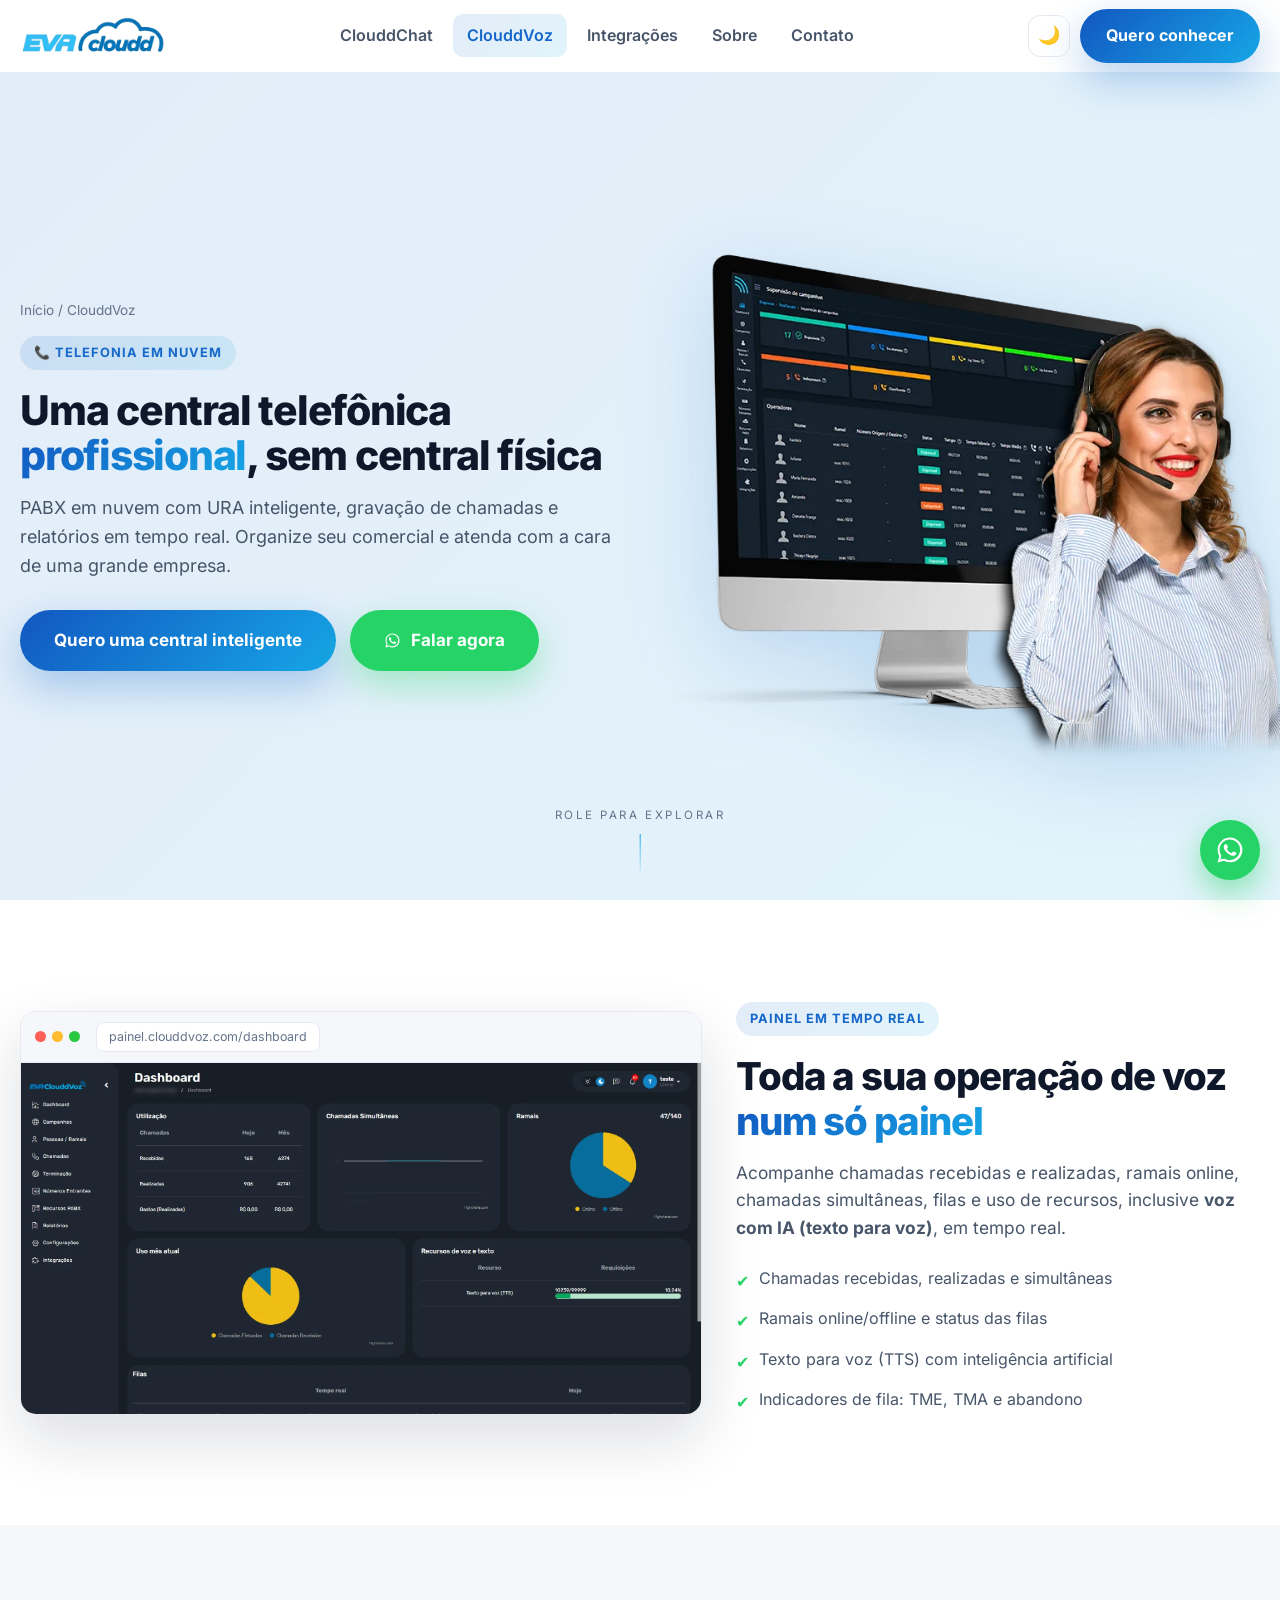
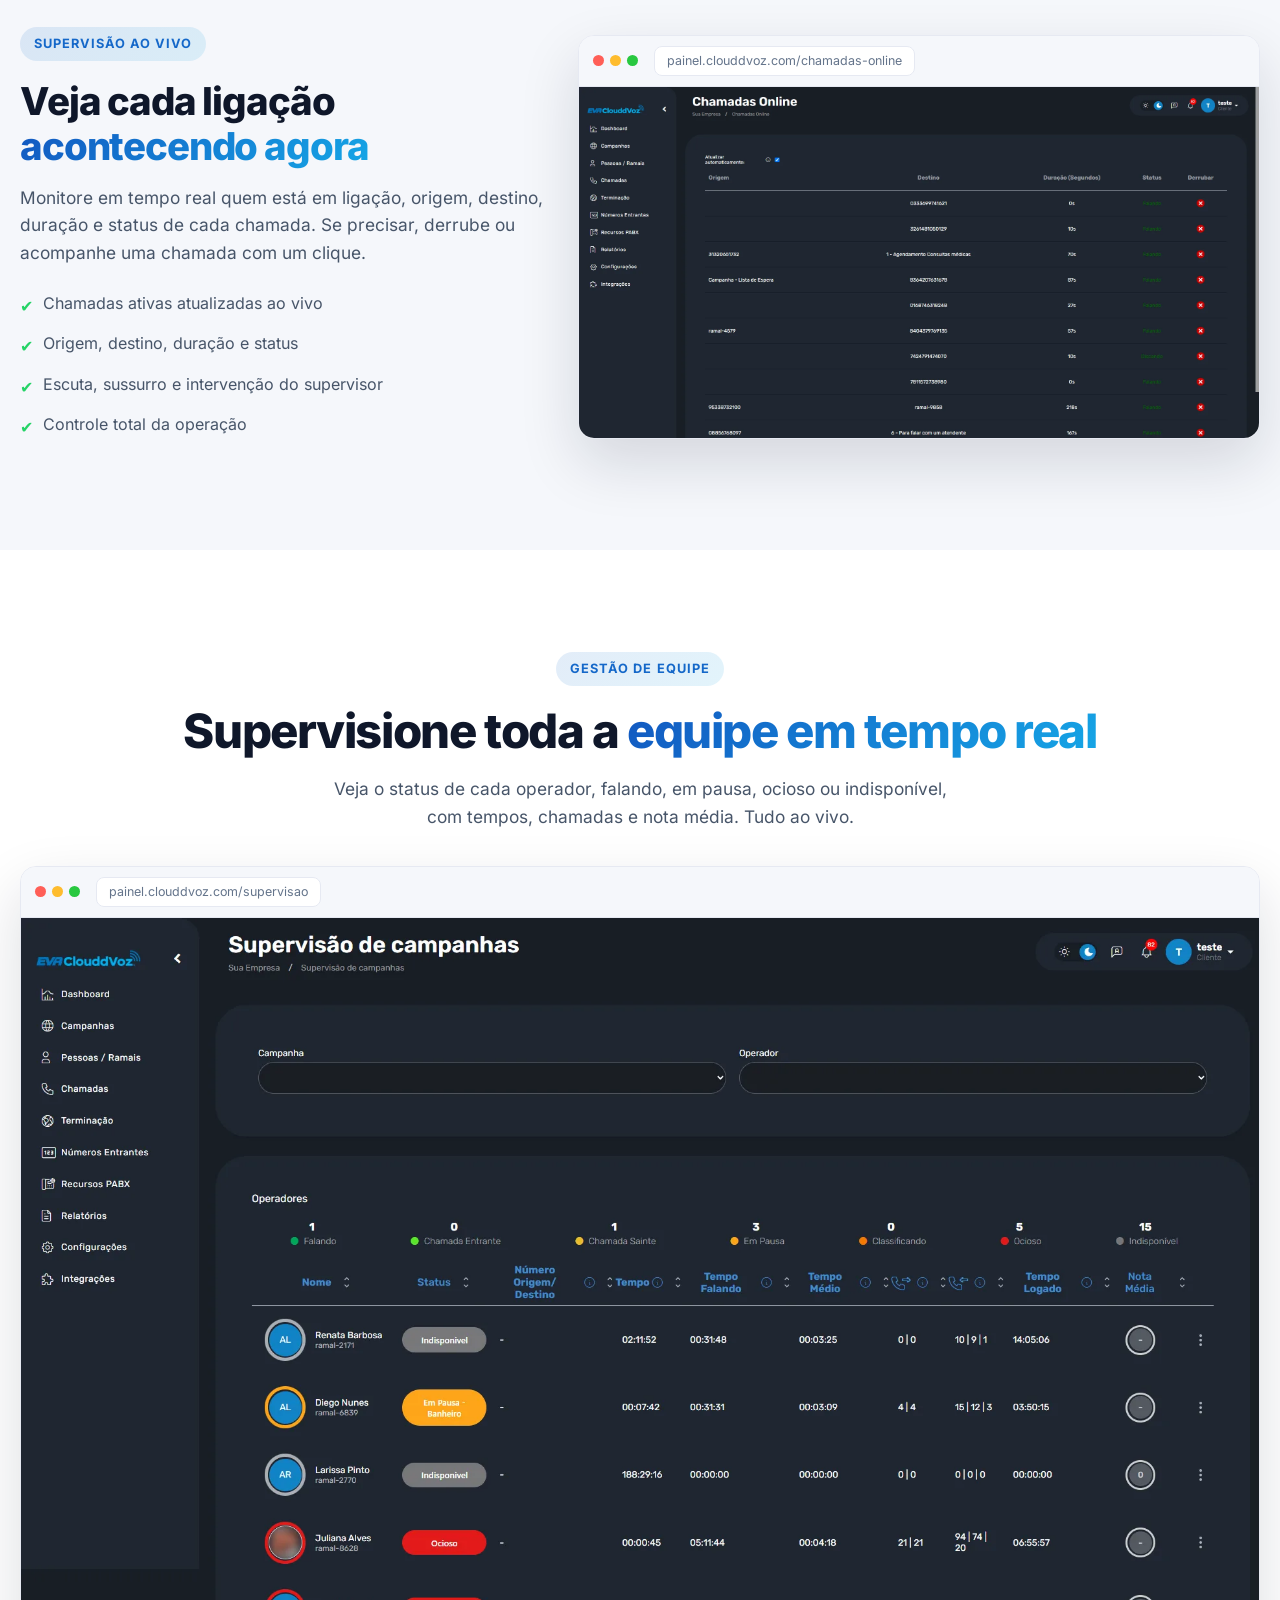
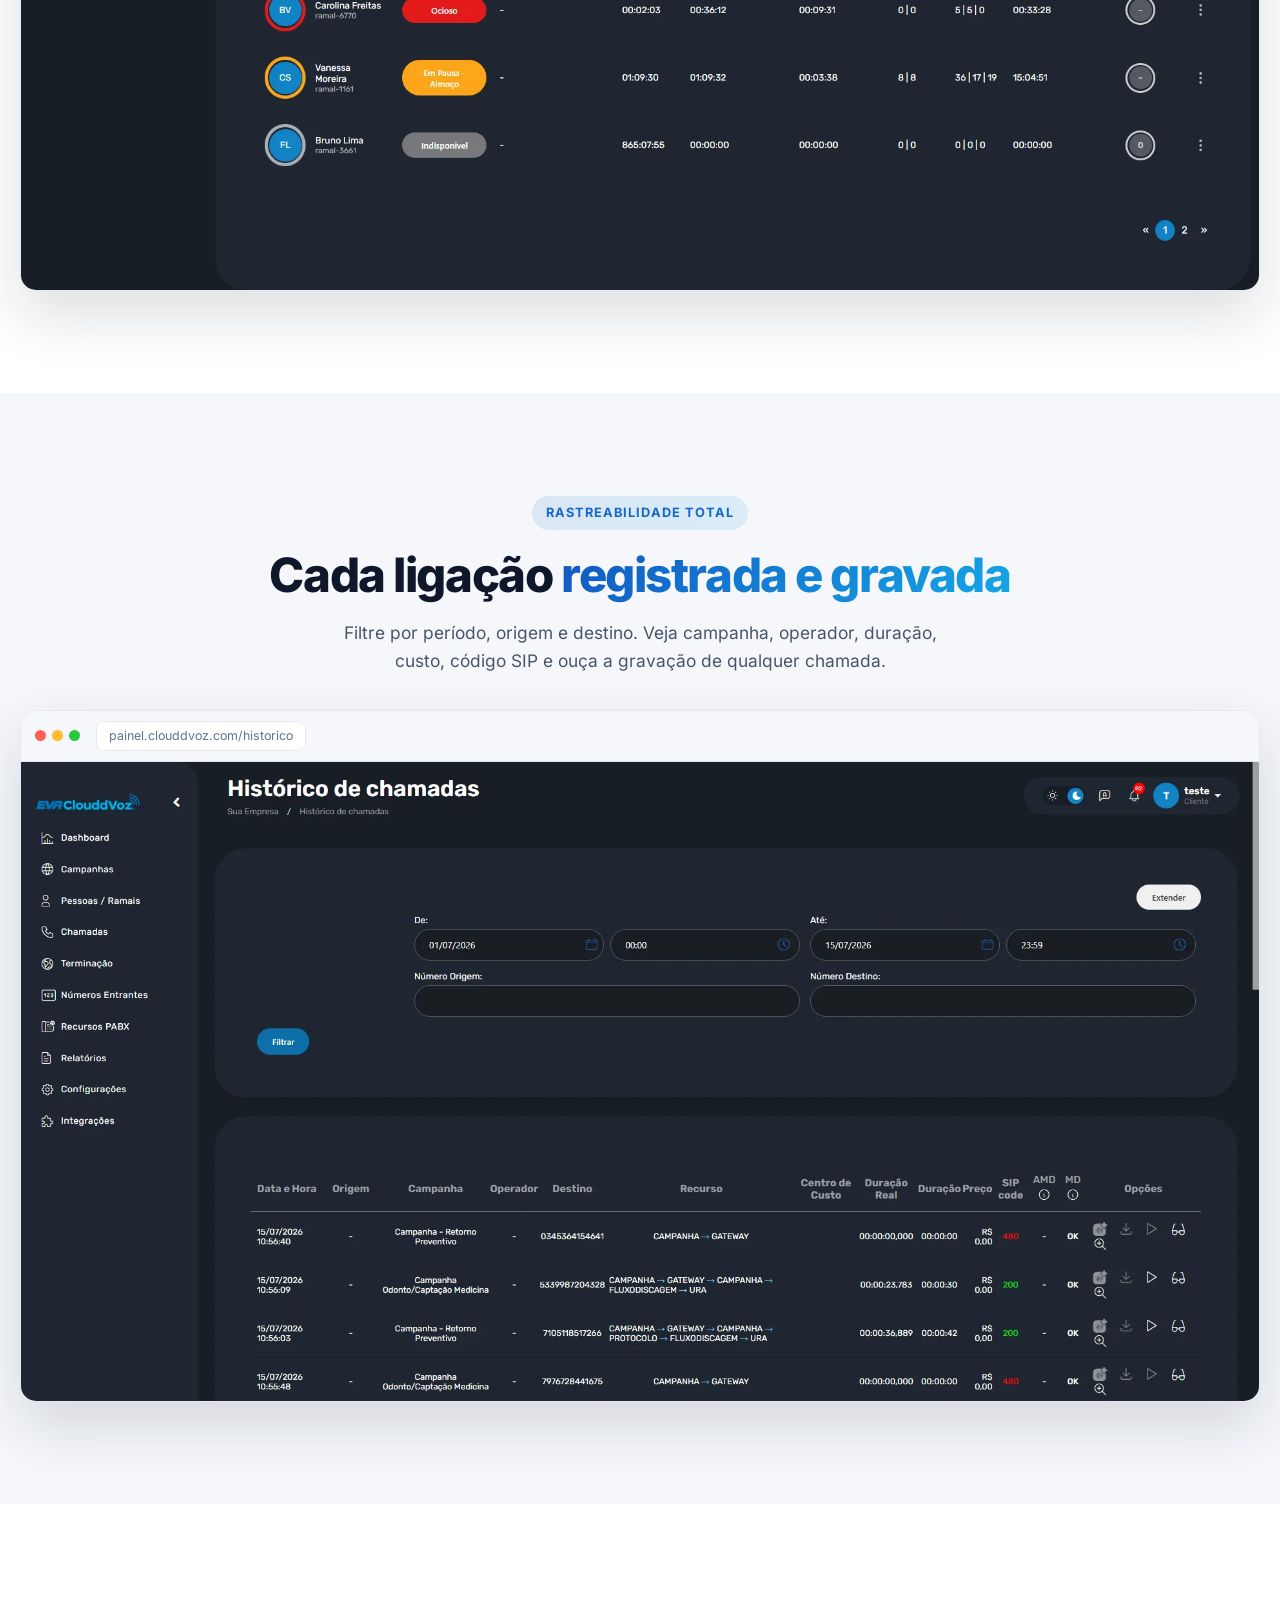
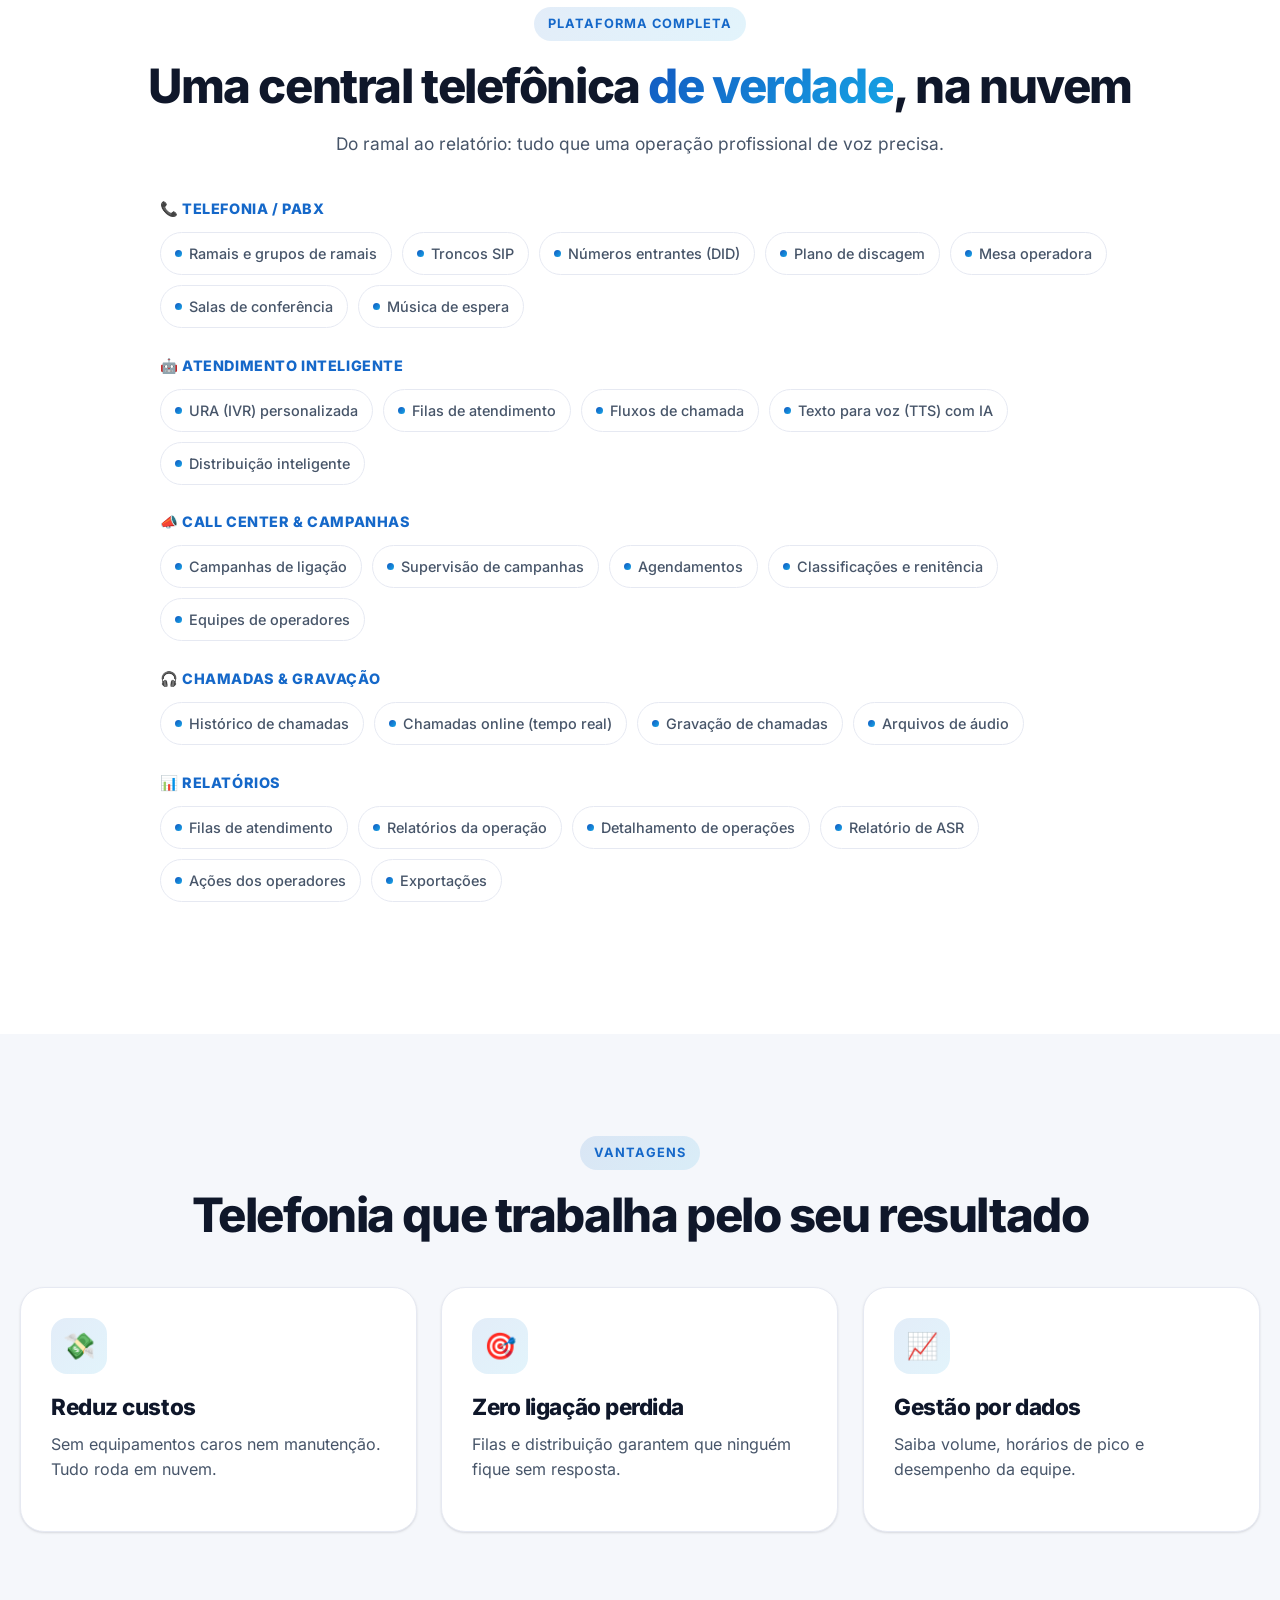
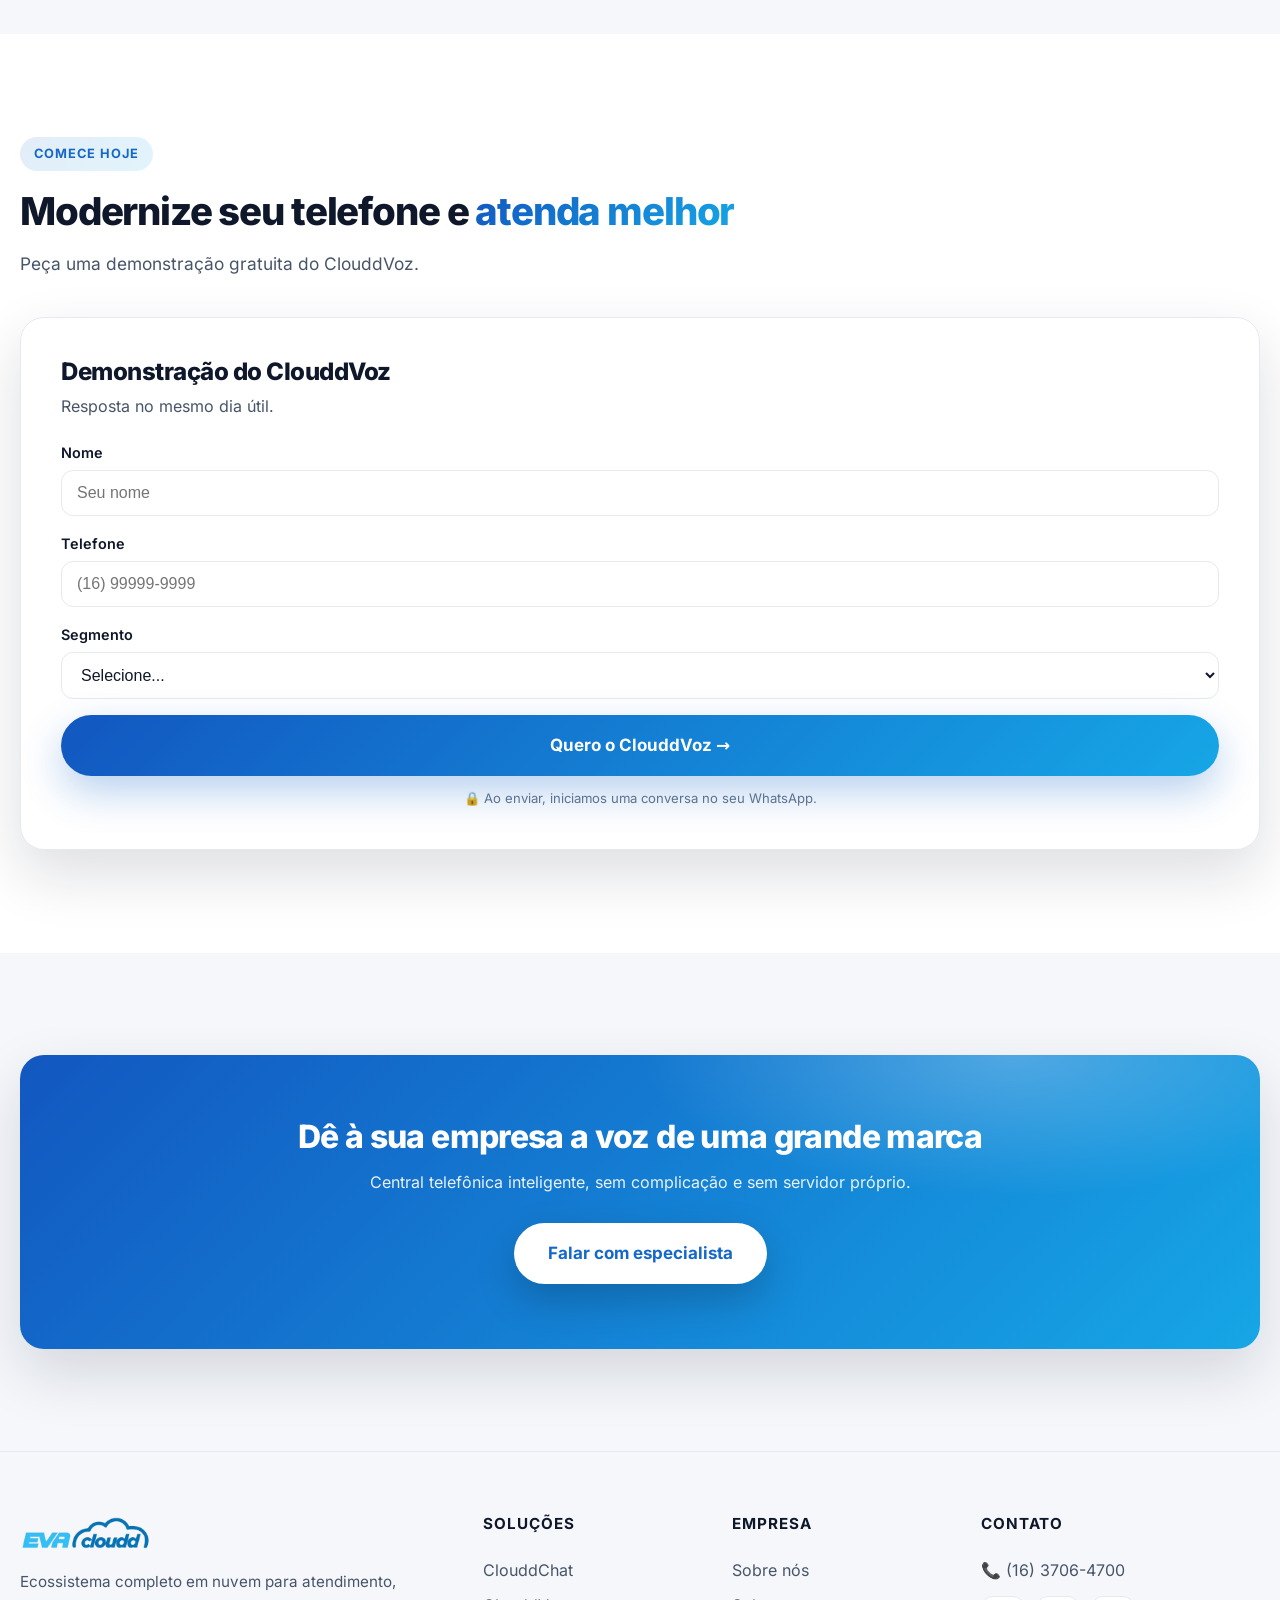
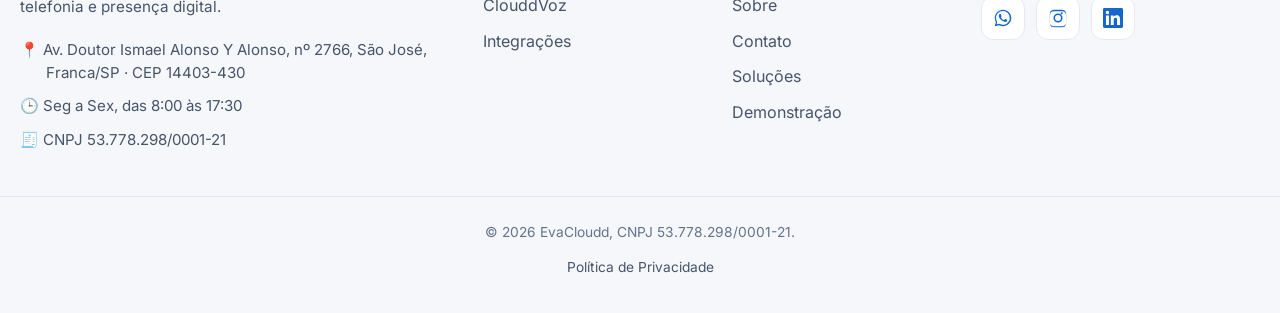
<file: clouddvoz.html>
<!DOCTYPE html>
<html lang="pt-BR" data-theme="light">
<head>
  <meta charset="UTF-8" />
  <meta name="viewport" content="width=device-width, initial-scale=1.0" />
  <title>ClouddVoz: Central telefônica (PABX) em nuvem | EvaCloudd</title>
  <meta name="description" content="PABX em nuvem com URA inteligente, gravação de chamadas, distribuição automática e dashboards em tempo real. Conheça o ClouddVoz da EvaCloudd." />
  <link rel="canonical" href="https://evacloudd.com.br/clouddvoz.html" />
  <meta property="og:title" content="ClouddVoz: Telefonia inteligente em nuvem" />
  <meta property="og:description" content="URA, gravação, distribuição de chamadas e relatórios em tempo real." />
  <meta name="theme-color" content="#1568c9" />
  <link rel="icon" type="image/png" sizes="32x32" href="assets/img/favicon-32.png" />
  <link rel="icon" type="image/png" sizes="16x16" href="assets/img/favicon-16.png" />
  <link rel="icon" type="image/png" sizes="192x192" href="assets/img/favicon-192.png" />
  <link rel="apple-touch-icon" href="assets/img/favicon-180.png" />
  <link rel="stylesheet" href="assets/fonts/inter.css" />
  <link rel="stylesheet" href="assets/css/style.css" />
</head>
<body>
  <header class="nav">
    <div class="container">
      <a href="index.html" class="logo"><img src="assets/img/logo.webp" alt="EvaCloudd" class="logo-img" /></a>
      <nav class="nav-links" aria-label="Principal">
        <a href="clouddchat.html">ClouddChat</a>
        <a href="clouddvoz.html" class="active">ClouddVoz</a>
        <a href="integracoes.html">Integrações</a>
        <a href="sobre.html">Sobre</a>
        <a href="contato.html">Contato</a>
      </nav>
      <div class="nav-actions">
        <button class="theme-toggle" data-theme-toggle aria-label="Alternar tema"><span data-theme-icon>🌙</span></button>
        <a href="#lead" class="btn btn-primary nav-cta">Quero conhecer</a>
        <button class="hamburger" aria-label="Abrir menu" aria-expanded="false"><span></span></button>
      </div>
    </div>
  </header>
  <div class="mobile-menu">
    <a href="clouddchat.html">ClouddChat</a>
    <a href="clouddvoz.html">ClouddVoz</a>
    <a href="integracoes.html">Integrações</a>
    <a href="sobre.html">Sobre</a>
    <a href="contato.html">Contato</a>
    <a href="#lead" class="btn btn-primary">Quero conhecer</a>
  </div>

  <section class="page-hero hero-split">
    <div class="container">
      <div class="reveal in">
        <div class="breadcrumb"><a href="index.html">Início</a> / ClouddVoz</div>
        <span class="eyebrow">📞 Telefonia em nuvem</span>
        <h1>Uma central telefônica <span class="text-grad">profissional</span>, sem central física</h1>
        <p>PABX em nuvem com URA inteligente, gravação de chamadas e relatórios em tempo real. Organize seu comercial e atenda com a cara de uma grande empresa.</p>
        <div class="hero-cta">
          <a href="#lead" class="btn btn-primary btn-lg">Quero uma central inteligente</a>
          <a data-wa="voz-hero" data-wa-msg="Olá! Quero saber mais sobre o ClouddVoz (telefonia em nuvem)." class="btn btn-wa btn-lg"><svg viewBox="0 0 24 24" width="1em" height="1em" fill="currentColor" aria-hidden="true"><path d="M12.04 2c-5.46 0-9.9 4.44-9.9 9.9 0 1.75.46 3.45 1.32 4.95L2 22l5.25-1.38a9.86 9.86 0 0 0 4.79 1.22c5.46 0 9.9-4.44 9.9-9.9S17.5 2 12.04 2zm0 18.15c-1.53 0-3.03-.41-4.34-1.19l-.31-.18-3.12.82.83-3.04-.2-.31a8.2 8.2 0 0 1-1.26-4.37c0-4.54 3.7-8.23 8.24-8.23a8.2 8.2 0 0 1 8.23 8.24c0 4.54-3.7 8.24-8.24 8.24zm4.52-6.16c-.25-.12-1.47-.72-1.69-.8-.23-.09-.39-.13-.56.12-.16.25-.64.8-.79.97-.14.16-.29.18-.54.06-.25-.12-1.05-.39-1.99-1.23-.74-.66-1.23-1.47-1.38-1.72-.14-.25-.02-.38.11-.51.11-.11.25-.29.37-.43.13-.15.17-.25.25-.42.08-.16.04-.31-.02-.43-.06-.12-.56-1.34-.76-1.84-.2-.48-.4-.42-.56-.43h-.48c-.17 0-.43.06-.66.31-.22.25-.86.85-.86 2.07 0 1.22.89 2.4 1.01 2.56.12.17 1.75 2.67 4.23 3.74.59.26 1.05.41 1.41.53.59.19 1.13.16 1.56.1.48-.07 1.47-.6 1.68-1.18.21-.58.21-1.07.14-1.18-.06-.11-.22-.17-.47-.29z"/></svg> Falar agora</a>
        </div>
      </div>
      <div class="reveal in" data-delay="1"><img src="assets/img/voz1.webp" class="feat-img" alt="ClouddVoz: supervisão de campanhas em tempo real" fetchpriority="high" /></div>
    </div>
    <a href="#explorar" class="scrolldown" aria-label="Rolar para baixo"><span>Role para explorar</span><i></i></a>
  </section>

  <!-- SHOWCASE Dashboard (print real) -->
  <section class="section" id="explorar">
    <div class="container">
      <div class="showcase">
        <div class="shot reveal">
          <div class="shot-bar"><i></i><i></i><i></i><span class="url">painel.clouddvoz.com/dashboard</span></div>
          <img src="assets/img/clouddvoz-dashboard.webp" alt="Dashboard do ClouddVoz com chamadas recebidas e realizadas, ramais online e recursos de voz" loading="lazy" />
        </div>
        <div class="reveal" data-delay="1">
          <span class="eyebrow">Painel em tempo real</span>
          <h2 class="section-title" style="font-size:clamp(1.6rem,4vw,2.4rem)">Toda a sua operação de voz <span class="text-grad">num só painel</span></h2>
          <p class="section-sub" style="margin-left:0">Acompanhe chamadas recebidas e realizadas, ramais online, chamadas simultâneas, filas e uso de recursos, inclusive <b>voz com IA (texto para voz)</b>, em tempo real.</p>
          <ul class="feature-list" style="margin-top:18px">
            <li><span class="check">✔</span> Chamadas recebidas, realizadas e simultâneas</li>
            <li><span class="check">✔</span> Ramais online/offline e status das filas</li>
            <li><span class="check">✔</span> Texto para voz (TTS) com inteligência artificial</li>
            <li><span class="check">✔</span> Indicadores de fila: TME, TMA e abandono</li>
          </ul>
        </div>
      </div>
    </div>
  </section>

  <!-- SHOWCASE Chamadas Online (print real) -->
  <section class="section section-alt">
    <div class="container">
      <div class="showcase rev">
        <div class="shot reveal">
          <div class="shot-bar"><i></i><i></i><i></i><span class="url">painel.clouddvoz.com/chamadas-online</span></div>
          <img src="assets/img/clouddvoz-chamadas.webp" alt="Monitoramento de chamadas online em tempo real no ClouddVoz" loading="lazy" />
        </div>
        <div class="reveal" data-delay="1">
          <span class="eyebrow">Supervisão ao vivo</span>
          <h2 class="section-title" style="font-size:clamp(1.6rem,4vw,2.4rem)">Veja cada ligação <span class="text-grad">acontecendo agora</span></h2>
          <p class="section-sub" style="margin-left:0">Monitore em tempo real quem está em ligação, origem, destino, duração e status de cada chamada. Se precisar, derrube ou acompanhe uma chamada com um clique.</p>
          <ul class="feature-list" style="margin-top:18px">
            <li><span class="check">✔</span> Chamadas ativas atualizadas ao vivo</li>
            <li><span class="check">✔</span> Origem, destino, duração e status</li>
            <li><span class="check">✔</span> Escuta, sussurro e intervenção do supervisor</li>
            <li><span class="check">✔</span> Controle total da operação</li>
          </ul>
        </div>
      </div>
    </div>
  </section>

  <!-- SHOWCASE Supervisão de campanhas (print real, largura total) -->
  <section class="section">
    <div class="container">
      <div class="center reveal">
        <span class="eyebrow">Gestão de equipe</span>
        <h2 class="section-title">Supervisione toda a <span class="text-grad">equipe em tempo real</span></h2>
        <p class="section-sub">Veja o status de cada operador, falando, em pausa, ocioso ou indisponível, com tempos, chamadas e nota média. Tudo ao vivo.</p>
      </div>
      <div class="shot reveal" style="margin-top:36px">
        <div class="shot-bar"><i></i><i></i><i></i><span class="url">painel.clouddvoz.com/supervisao</span></div>
        <img src="assets/img/clouddvoz-supervisao.webp" alt="Supervisão de campanhas do ClouddVoz com status dos operadores em tempo real" loading="lazy" />
      </div>
    </div>
  </section>

  <!-- SHOWCASE Histórico de chamadas (print real, largura total) -->
  <section class="section section-alt">
    <div class="container">
      <div class="center reveal">
        <span class="eyebrow">Rastreabilidade total</span>
        <h2 class="section-title">Cada ligação <span class="text-grad">registrada e gravada</span></h2>
        <p class="section-sub">Filtre por período, origem e destino. Veja campanha, operador, duração, custo, código SIP e ouça a gravação de qualquer chamada.</p>
      </div>
      <div class="shot reveal" style="margin-top:36px">
        <div class="shot-bar"><i></i><i></i><i></i><span class="url">painel.clouddvoz.com/historico</span></div>
        <img src="assets/img/clouddvoz-historico.webp" alt="Histórico de chamadas do ClouddVoz com filtros, campanhas, duração, custo e gravações" loading="lazy" />
      </div>
    </div>
  </section>

  <!-- PLATAFORMA COMPLETA (recursos mapeados do sistema real) -->
  <section class="section">
    <div class="container">
      <div class="center reveal">
        <span class="eyebrow">Plataforma completa</span>
        <h2 class="section-title">Uma central telefônica <span class="text-grad">de verdade</span>, na nuvem</h2>
        <p class="section-sub">Do ramal ao relatório: tudo que uma operação profissional de voz precisa.</p>
      </div>
      <div style="margin-top:44px;max-width:960px;margin-inline:auto">
        <div class="feat-cat reveal">
          <h4>📞 Telefonia / PABX</h4>
          <div class="chips">
            <span class="chip"><span class="d"></span>Ramais e grupos de ramais</span>
            <span class="chip"><span class="d"></span>Troncos SIP</span>
            <span class="chip"><span class="d"></span>Números entrantes (DID)</span>
            <span class="chip"><span class="d"></span>Plano de discagem</span>
            <span class="chip"><span class="d"></span>Mesa operadora</span>
            <span class="chip"><span class="d"></span>Salas de conferência</span>
            <span class="chip"><span class="d"></span>Música de espera</span>
          </div>
        </div>
        <div class="feat-cat reveal">
          <h4>🤖 Atendimento inteligente</h4>
          <div class="chips">
            <span class="chip"><span class="d"></span>URA (IVR) personalizada</span>
            <span class="chip"><span class="d"></span>Filas de atendimento</span>
            <span class="chip"><span class="d"></span>Fluxos de chamada</span>
            <span class="chip"><span class="d"></span>Texto para voz (TTS) com IA</span>
            <span class="chip"><span class="d"></span>Distribuição inteligente</span>
          </div>
        </div>
        <div class="feat-cat reveal">
          <h4>📣 Call center & Campanhas</h4>
          <div class="chips">
            <span class="chip"><span class="d"></span>Campanhas de ligação</span>
            <span class="chip"><span class="d"></span>Supervisão de campanhas</span>
            <span class="chip"><span class="d"></span>Agendamentos</span>
            <span class="chip"><span class="d"></span>Classificações e renitência</span>
            <span class="chip"><span class="d"></span>Equipes de operadores</span>
          </div>
        </div>
        <div class="feat-cat reveal">
          <h4>🎧 Chamadas & Gravação</h4>
          <div class="chips">
            <span class="chip"><span class="d"></span>Histórico de chamadas</span>
            <span class="chip"><span class="d"></span>Chamadas online (tempo real)</span>
            <span class="chip"><span class="d"></span>Gravação de chamadas</span>
            <span class="chip"><span class="d"></span>Arquivos de áudio</span>
          </div>
        </div>
        <div class="feat-cat reveal">
          <h4>📊 Relatórios</h4>
          <div class="chips">
            <span class="chip"><span class="d"></span>Filas de atendimento</span>
            <span class="chip"><span class="d"></span>Relatórios da operação</span>
            <span class="chip"><span class="d"></span>Detalhamento de operações</span>
            <span class="chip"><span class="d"></span>Relatório de ASR</span>
            <span class="chip"><span class="d"></span>Ações dos operadores</span>
            <span class="chip"><span class="d"></span>Exportações</span>
          </div>
        </div>
      </div>
    </div>
  </section>

  <section class="section section-alt">
    <div class="container">
      <div class="center reveal"><span class="eyebrow">Vantagens</span><h2 class="section-title">Telefonia que trabalha pelo seu resultado</h2></div>
      <div class="grid-3" style="margin-top:44px">
        <div class="card reveal"><div class="card-icon">💸</div><h3>Reduz custos</h3><p>Sem equipamentos caros nem manutenção. Tudo roda em nuvem.</p></div>
        <div class="card reveal" data-delay="1"><div class="card-icon">🎯</div><h3>Zero ligação perdida</h3><p>Filas e distribuição garantem que ninguém fique sem resposta.</p></div>
        <div class="card reveal" data-delay="2"><div class="card-icon">📈</div><h3>Gestão por dados</h3><p>Saiba volume, horários de pico e desempenho da equipe.</p></div>
      </div>
    </div>
  </section>

  <section class="section" id="lead">
    <div class="container hero-lead-grid">
      <div class="reveal">
        <span class="eyebrow">Comece hoje</span>
        <h2 class="section-title" style="font-size:clamp(1.6rem,4vw,2.4rem)">Modernize seu telefone e <span class="text-grad">atenda melhor</span></h2>
        <p class="section-sub" style="margin-left:0">Peça uma demonstração gratuita do ClouddVoz.</p>
      </div>
      <div class="lead-card reveal" data-delay="1">
        <h3>Demonstração do ClouddVoz</h3>
        <p class="sub">Resposta no mesmo dia útil.</p>
        <form data-lead-form="clouddvoz" data-interesse="o ClouddVoz (telefonia em nuvem)" data-thanks="obrigado.html" novalidate>
          <div class="field"><label for="nome">Nome</label><input id="nome" name="nome" type="text" placeholder="Seu nome" required /></div>
          <div class="field"><label for="telefone">Telefone</label><input id="telefone" name="telefone" type="tel" placeholder="(16) 99999-9999" required /></div>
          <div class="field"><label for="segmento">Segmento</label><select id="segmento" name="segmento"><option value="">Selecione...</option><option>Varejo / Comércio</option><option>Clínica / Saúde</option><option>Restaurante</option><option>Indústria</option><option>Serviços</option><option>Outro</option></select></div>
          <button type="submit" class="btn btn-primary btn-block btn-lg">Quero o ClouddVoz →</button>
          <p class="form-note">🔒 Ao enviar, iniciamos uma conversa no seu WhatsApp.</p>
        </form>
      </div>
    </div>
  </section>

  <section class="section section-alt">
    <div class="container"><div class="cta-band reveal"><h2>Dê à sua empresa a voz de uma grande marca</h2><p>Central telefônica inteligente, sem complicação e sem servidor próprio.</p><a data-wa="voz-cta" data-wa-msg="Olá! Quero uma central telefônica em nuvem com o ClouddVoz." class="btn btn-primary btn-lg">Falar com especialista</a></div></div>
  </section>

  <footer class="footer">
    <div class="container footer-grid">
      <div class="brand-col">
        <a href="index.html" class="logo"><img src="assets/img/logo.webp" alt="EvaCloudd" class="logo-img" /></a>
        <p>Ecossistema completo em nuvem para atendimento, telefonia e presença digital.</p>
        <span>📍 Av. Doutor Ismael Alonso Y Alonso, nº 2766, São José, Franca/SP · CEP 14403-430</span><span>🕒 Seg a Sex, das 8:00 às 17:30</span><span>🧾 CNPJ 53.778.298/0001-21</span>
      </div>
      <div><h5>Soluções</h5><a href="clouddchat.html">ClouddChat</a><a href="clouddvoz.html">ClouddVoz</a><a href="integracoes.html">Integrações</a></div>
      <div><h5>Empresa</h5><a href="sobre.html">Sobre nós</a><a href="sobre.html">Sobre</a><a href="contato.html">Contato</a><a href="index.html#solucoes">Soluções</a><a href="index.html#lead">Demonstração</a></div>
      <div><h5>Contato</h5><a href="tel:+551637064700">📞 (16) 3706-4700</a><div class="socials"><a data-wa="footer" aria-label="WhatsApp"><svg viewBox="0 0 24 24" width="1em" height="1em" fill="currentColor" aria-hidden="true"><path d="M12.04 2c-5.46 0-9.9 4.44-9.9 9.9 0 1.75.46 3.45 1.32 4.95L2 22l5.25-1.38a9.86 9.86 0 0 0 4.79 1.22c5.46 0 9.9-4.44 9.9-9.9S17.5 2 12.04 2zm0 18.15c-1.53 0-3.03-.41-4.34-1.19l-.31-.18-3.12.82.83-3.04-.2-.31a8.2 8.2 0 0 1-1.26-4.37c0-4.54 3.7-8.23 8.24-8.23a8.2 8.2 0 0 1 8.23 8.24c0 4.54-3.7 8.24-8.24 8.24zm4.52-6.16c-.25-.12-1.47-.72-1.69-.8-.23-.09-.39-.13-.56.12-.16.25-.64.8-.79.97-.14.16-.29.18-.54.06-.25-.12-1.05-.39-1.99-1.23-.74-.66-1.23-1.47-1.38-1.72-.14-.25-.02-.38.11-.51.11-.11.25-.29.37-.43.13-.15.17-.25.25-.42.08-.16.04-.31-.02-.43-.06-.12-.56-1.34-.76-1.84-.2-.48-.4-.42-.56-.43h-.48c-.17 0-.43.06-.66.31-.22.25-.86.85-.86 2.07 0 1.22.89 2.4 1.01 2.56.12.17 1.75 2.67 4.23 3.74.59.26 1.05.41 1.41.53.59.19 1.13.16 1.56.1.48-.07 1.47-.6 1.68-1.18.21-.58.21-1.07.14-1.18-.06-.11-.22-.17-.47-.29z"/></svg></a><a href="https://www.instagram.com/evacloudd/" target="_blank" rel="noopener" aria-label="Instagram"><svg viewBox="0 0 24 24" width="1em" height="1em" fill="currentColor" aria-hidden="true"><path d="M12 2.16c3.2 0 3.58.01 4.85.07 1.17.06 1.8.25 2.23.42.56.21.96.47 1.38.9.43.42.69.82.9 1.38.17.42.36 1.05.42 2.23.06 1.27.07 1.65.07 4.85s-.01 3.58-.07 4.85c-.06 1.17-.25 1.8-.42 2.23-.21.56-.47.96-.9 1.38-.42.43-.82.69-1.38.9-.42.17-1.06.36-2.23.42-1.27.06-1.65.07-4.85.07s-3.58-.01-4.85-.07c-1.17-.06-1.8-.25-2.23-.42a3.7 3.7 0 0 1-1.38-.9 3.7 3.7 0 0 1-.9-1.38c-.17-.42-.36-1.06-.42-2.23C2.17 15.58 2.16 15.2 2.16 12s.01-3.58.07-4.85c.06-1.18.25-1.81.42-2.23.21-.56.47-.96.9-1.38.42-.43.82-.69 1.38-.9.42-.17 1.06-.36 2.23-.42C8.42 2.17 8.8 2.16 12 2.16zm0 1.62c-3.15 0-3.52.01-4.76.07-1.15.05-1.77.24-2.19.4-.55.22-.94.47-1.36.89-.42.42-.67.81-.88 1.36-.16.42-.35 1.04-.4 2.19-.06 1.24-.07 1.61-.07 4.76s.01 3.52.07 4.76c.05 1.15.24 1.77.4 2.19.21.55.46.94.88 1.36.42.42.81.67 1.36.88.42.16 1.04.35 2.19.4 1.24.06 1.61.07 4.76.07s3.52-.01 4.76-.07c1.15-.05 1.77-.24 2.19-.4.55-.21.94-.46 1.36-.88.42-.42.67-.81.88-1.36.16-.42.35-1.04.4-2.19.06-1.24.07-1.61.07-4.76s-.01-3.52-.07-4.76c-.05-1.15-.24-1.77-.4-2.19a3.66 3.66 0 0 0-.88-1.36 3.66 3.66 0 0 0-1.36-.88c-.42-.16-1.04-.35-2.19-.4-1.24-.06-1.61-.07-4.76-.07zm0 2.76a5.46 5.46 0 1 0 0 10.92 5.46 5.46 0 0 0 0-10.92zm0 9a3.54 3.54 0 1 1 0-7.08 3.54 3.54 0 0 1 0 7.08zm5.69-9.2a1.28 1.28 0 1 1-2.55 0 1.28 1.28 0 0 1 2.55 0z"/></svg></a><a href="https://www.linkedin.com/company/evacloudd/" target="_blank" rel="noopener" aria-label="LinkedIn"><svg viewBox="0 0 24 24" width="1em" height="1em" fill="currentColor" aria-hidden="true"><path d="M20.45 20.45h-3.56v-5.57c0-1.33-.03-3.04-1.85-3.04-1.86 0-2.14 1.45-2.14 2.94v5.67H9.35V9h3.41v1.56h.05c.48-.9 1.64-1.85 3.37-1.85 3.6 0 4.27 2.37 4.27 5.46v6.28zM5.34 7.43a2.07 2.07 0 1 1 0-4.14 2.07 2.07 0 0 1 0 4.14zM7.12 20.45H3.55V9h3.57v11.45zM22.22 0H1.77C.79 0 0 .77 0 1.72v20.56C0 23.23.79 24 1.77 24h20.45c.98 0 1.78-.77 1.78-1.72V1.72C24 .77 23.2 0 22.22 0z"/></svg></a></div></div>
    </div>
    <div class="container footer-bottom"><span>© <span data-year>2026</span> EvaCloudd, CNPJ 53.778.298/0001-21.</span><span><a href="politicadeprivacidade.html">Política de Privacidade</a></span></div>
  </footer>

  <a class="wa-float" data-wa="float" aria-label="Falar no WhatsApp"><svg viewBox="0 0 24 24" width="1em" height="1em" fill="currentColor" aria-hidden="true"><path d="M12.04 2c-5.46 0-9.9 4.44-9.9 9.9 0 1.75.46 3.45 1.32 4.95L2 22l5.25-1.38a9.86 9.86 0 0 0 4.79 1.22c5.46 0 9.9-4.44 9.9-9.9S17.5 2 12.04 2zm0 18.15c-1.53 0-3.03-.41-4.34-1.19l-.31-.18-3.12.82.83-3.04-.2-.31a8.2 8.2 0 0 1-1.26-4.37c0-4.54 3.7-8.23 8.24-8.23a8.2 8.2 0 0 1 8.23 8.24c0 4.54-3.7 8.24-8.24 8.24zm4.52-6.16c-.25-.12-1.47-.72-1.69-.8-.23-.09-.39-.13-.56.12-.16.25-.64.8-.79.97-.14.16-.29.18-.54.06-.25-.12-1.05-.39-1.99-1.23-.74-.66-1.23-1.47-1.38-1.72-.14-.25-.02-.38.11-.51.11-.11.25-.29.37-.43.13-.15.17-.25.25-.42.08-.16.04-.31-.02-.43-.06-.12-.56-1.34-.76-1.84-.2-.48-.4-.42-.56-.43h-.48c-.17 0-.43.06-.66.31-.22.25-.86.85-.86 2.07 0 1.22.89 2.4 1.01 2.56.12.17 1.75 2.67 4.23 3.74.59.26 1.05.41 1.41.53.59.19 1.13.16 1.56.1.48-.07 1.47-.6 1.68-1.18.21-.58.21-1.07.14-1.18-.06-.11-.22-.17-.47-.29z"/></svg></a>
  <script src="assets/js/main.js?v=2"></script>
  <script src="https://analytics.evacloudd.com/px.js" data-cliente="243ec4f1-1e1a-43da-ae58-2d747310fd04"></script>
  <script>
    (function () {
      var s = document.createElement('script');
      s.src = 'https://app.clouddchat.com/widget.js';
      s.async = true;
      s.dataset.atendoKey = '85b25dd1e7780f36137acf3ad8f644ed';
      s.dataset.atendoApi = 'https://app.clouddchat.com/api/v1';
      document.head.appendChild(s);
    })();
  </script>
</body>
</html>
</file>
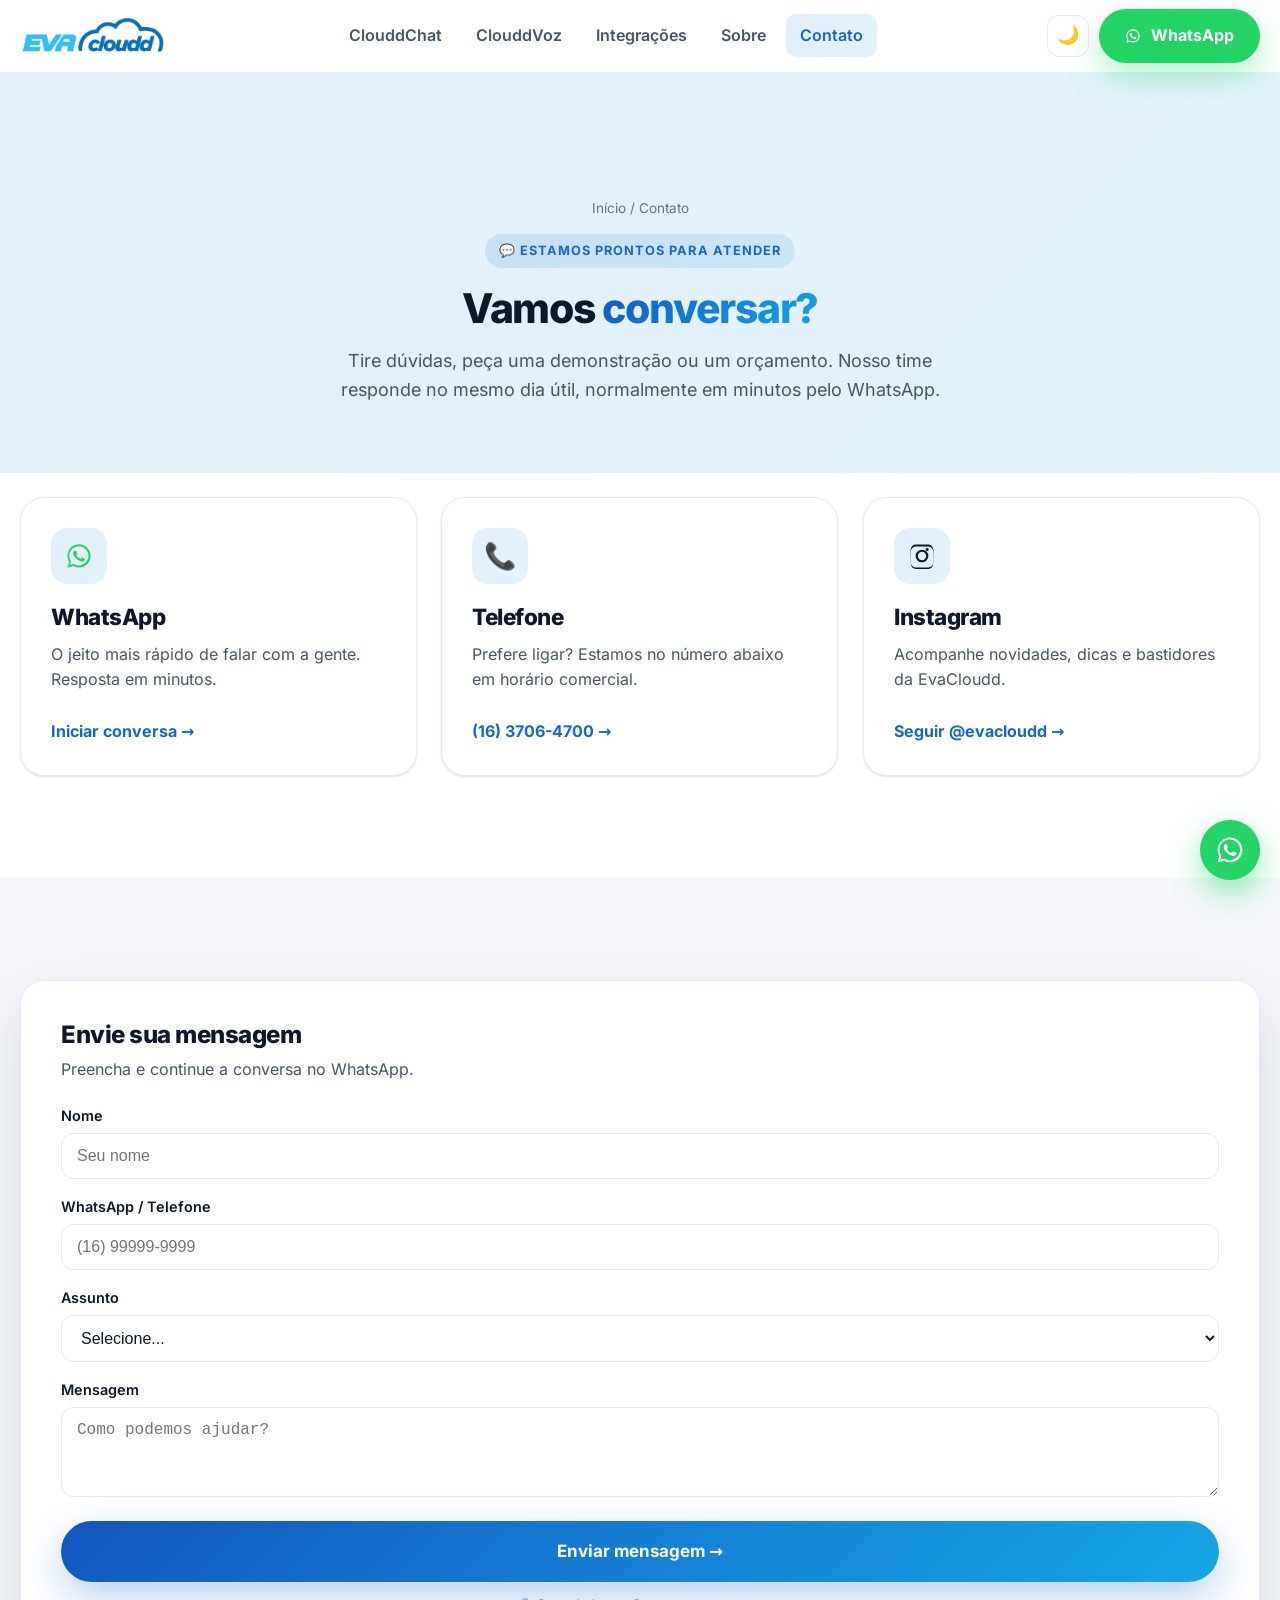
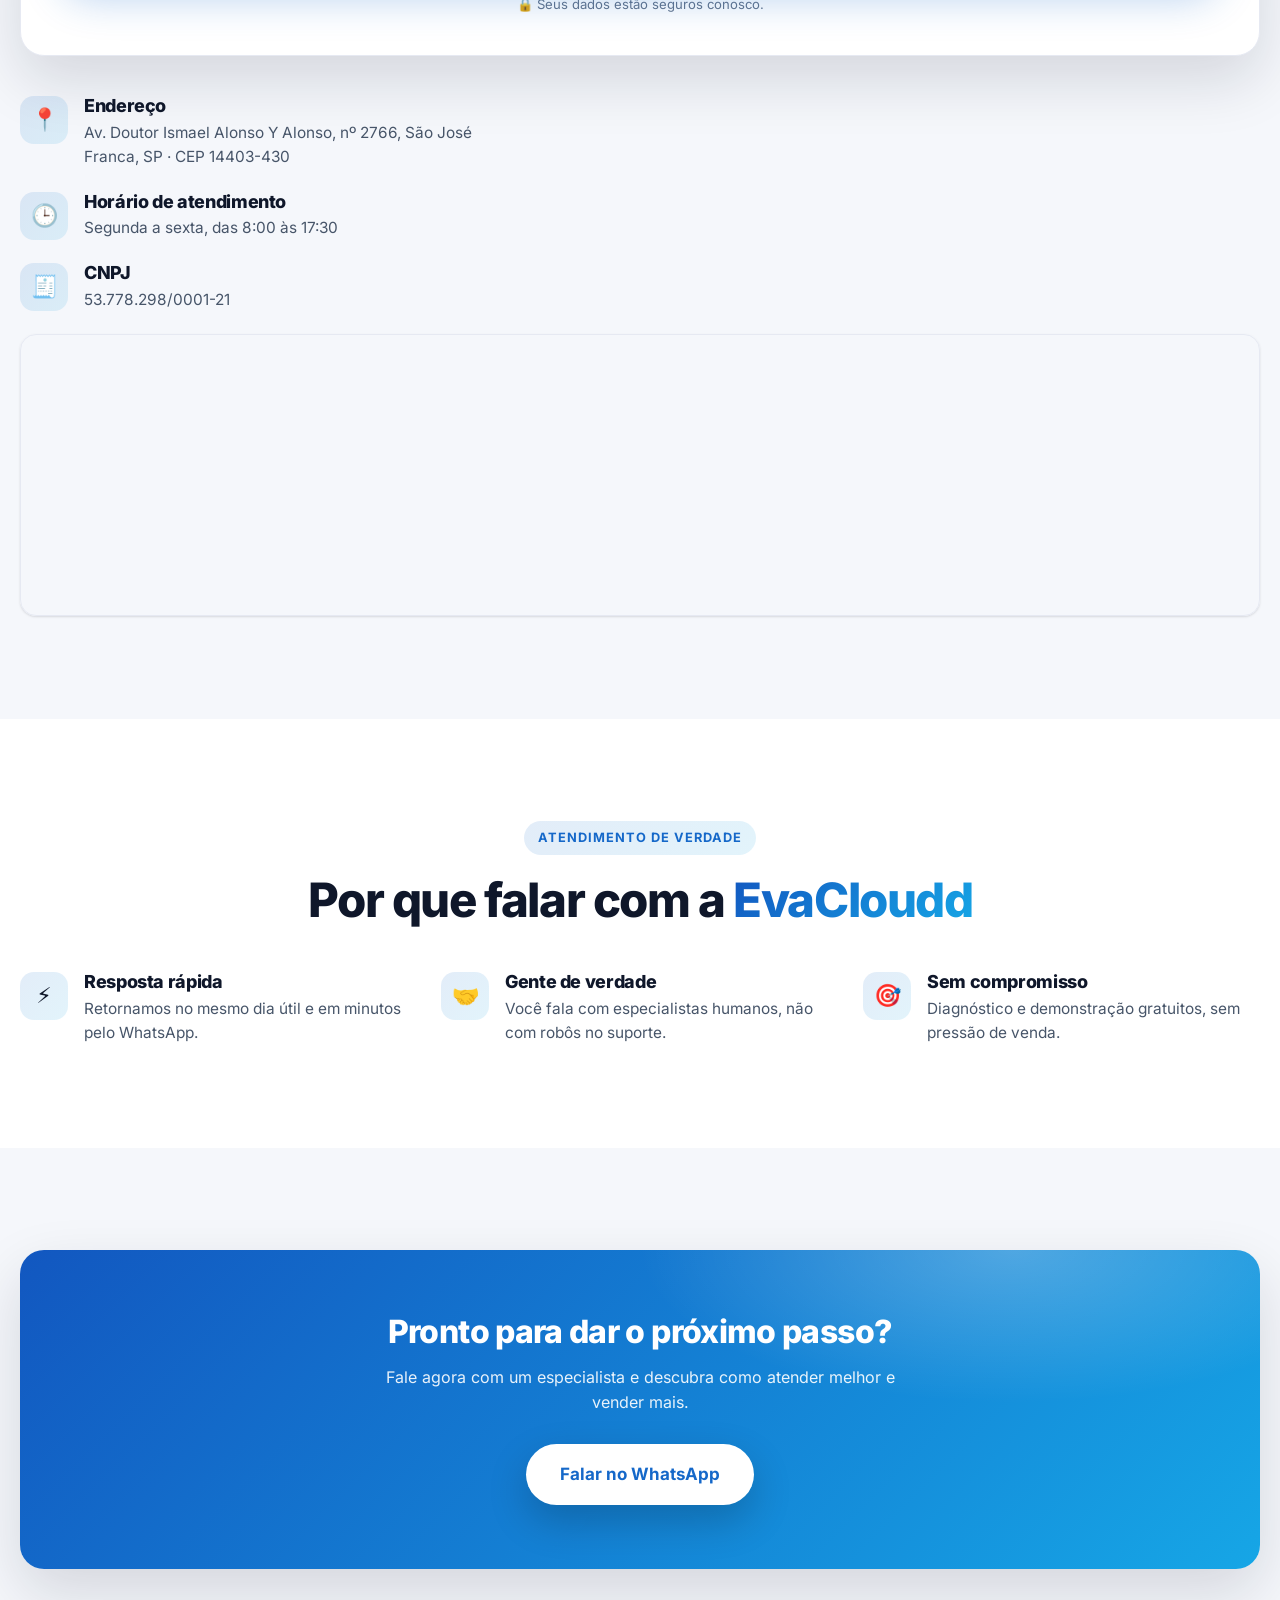
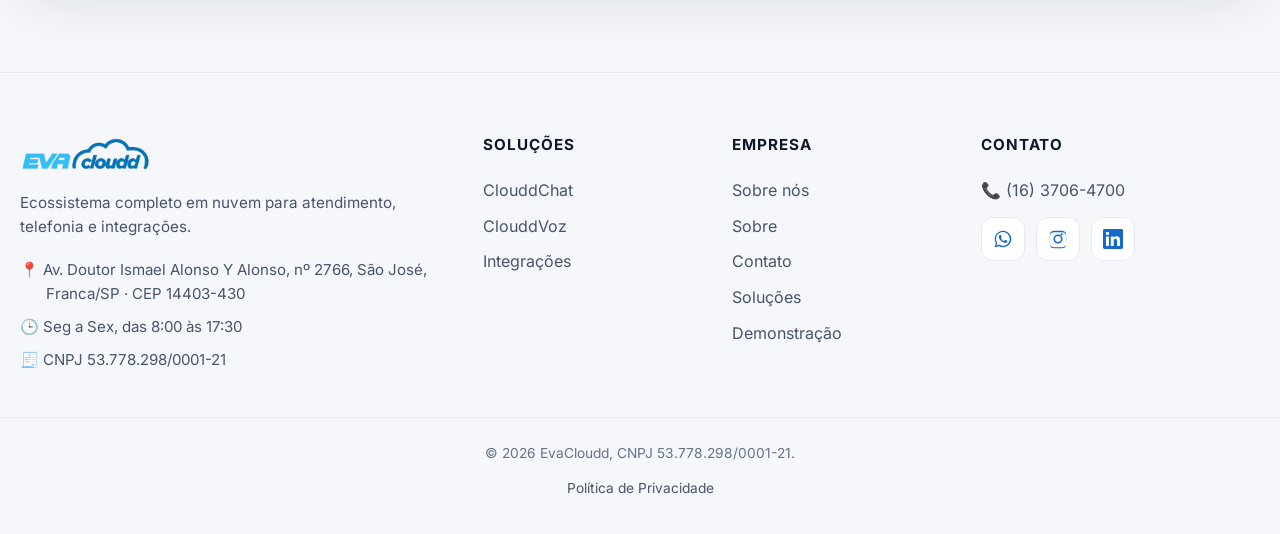
<file: contato.html>
<!DOCTYPE html>
<html lang="pt-BR" data-theme="light">
<head>
  <meta charset="UTF-8" />
  <meta name="viewport" content="width=device-width, initial-scale=1.0" />
  <title>Contato | Fale com a EvaCloudd</title>
  <meta name="description" content="Fale com um especialista da EvaCloudd. WhatsApp, telefone (16) 3706-4700 e atendimento de segunda a sexta, das 8h às 17h30, em Franca/SP." />
  <link rel="canonical" href="https://evacloudd.com.br/contato.html" />
  <meta property="og:title" content="Contato | EvaCloudd" />
  <meta name="theme-color" content="#1568c9" />
  <link rel="icon" type="image/png" sizes="32x32" href="assets/img/favicon-32.png" />
  <link rel="icon" type="image/png" sizes="16x16" href="assets/img/favicon-16.png" />
  <link rel="icon" type="image/png" sizes="192x192" href="assets/img/favicon-192.png" />
  <link rel="apple-touch-icon" href="assets/img/favicon-180.png" />
  <link rel="stylesheet" href="assets/fonts/inter.css" />
  <link rel="stylesheet" href="assets/css/style.css" />
</head>
<body>
  <header class="nav">
    <div class="container">
      <a href="index.html" class="logo"><img src="assets/img/logo.webp" alt="EvaCloudd" class="logo-img" /></a>
      <nav class="nav-links" aria-label="Principal">
        <a href="clouddchat.html">ClouddChat</a>
        <a href="clouddvoz.html">ClouddVoz</a>
        <a href="integracoes.html">Integrações</a>
        <a href="sobre.html">Sobre</a>
        <a href="contato.html" class="active">Contato</a>
      </nav>
      <div class="nav-actions">
        <button class="theme-toggle" data-theme-toggle aria-label="Alternar tema"><span data-theme-icon>🌙</span></button>
        <a data-wa="contato-nav" class="btn btn-wa nav-cta"><svg viewBox="0 0 24 24" width="1em" height="1em" fill="currentColor" aria-hidden="true"><path d="M12.04 2c-5.46 0-9.9 4.44-9.9 9.9 0 1.75.46 3.45 1.32 4.95L2 22l5.25-1.38a9.86 9.86 0 0 0 4.79 1.22c5.46 0 9.9-4.44 9.9-9.9S17.5 2 12.04 2zm0 18.15c-1.53 0-3.03-.41-4.34-1.19l-.31-.18-3.12.82.83-3.04-.2-.31a8.2 8.2 0 0 1-1.26-4.37c0-4.54 3.7-8.23 8.24-8.23a8.2 8.2 0 0 1 8.23 8.24c0 4.54-3.7 8.24-8.24 8.24zm4.52-6.16c-.25-.12-1.47-.72-1.69-.8-.23-.09-.39-.13-.56.12-.16.25-.64.8-.79.97-.14.16-.29.18-.54.06-.25-.12-1.05-.39-1.99-1.23-.74-.66-1.23-1.47-1.38-1.72-.14-.25-.02-.38.11-.51.11-.11.25-.29.37-.43.13-.15.17-.25.25-.42.08-.16.04-.31-.02-.43-.06-.12-.56-1.34-.76-1.84-.2-.48-.4-.42-.56-.43h-.48c-.17 0-.43.06-.66.31-.22.25-.86.85-.86 2.07 0 1.22.89 2.4 1.01 2.56.12.17 1.75 2.67 4.23 3.74.59.26 1.05.41 1.41.53.59.19 1.13.16 1.56.1.48-.07 1.47-.6 1.68-1.18.21-.58.21-1.07.14-1.18-.06-.11-.22-.17-.47-.29z"/></svg> WhatsApp</a>
        <button class="hamburger" aria-label="Abrir menu" aria-expanded="false"><span></span></button>
      </div>
    </div>
  </header>
  <div class="mobile-menu">
    <a href="clouddchat.html">ClouddChat</a>
    <a href="clouddvoz.html">ClouddVoz</a>
    <a href="integracoes.html">Integrações</a>
    <a href="sobre.html">Sobre</a>
    <a href="contato.html">Contato</a>
    <a data-wa="contato-menu" class="btn btn-primary">WhatsApp</a>
  </div>

  <!-- HERO -->
  <section class="page-hero">
    <div class="container">
      <div class="breadcrumb reveal in"><a href="index.html">Início</a> / Contato</div>
      <span class="eyebrow reveal in">💬 Estamos prontos para atender</span>
      <h1 class="reveal in">Vamos <span class="text-grad">conversar?</span></h1>
      <p class="reveal in">Tire dúvidas, peça uma demonstração ou um orçamento. Nosso time responde no mesmo dia útil, normalmente em minutos pelo WhatsApp.</p>
    </div>
  </section>

  <!-- CANAIS DE CONTATO -->
  <section class="section" style="padding-top:24px">
    <div class="container">
      <div class="grid-3">
        <a data-wa="contato-card" class="card reveal" style="text-decoration:none">
          <div class="card-icon" style="color:var(--wa)"><svg viewBox="0 0 24 24" width="28" height="28" fill="currentColor" aria-hidden="true"><path d="M12.04 2c-5.46 0-9.9 4.44-9.9 9.9 0 1.75.46 3.45 1.32 4.95L2 22l5.25-1.38a9.86 9.86 0 0 0 4.79 1.22c5.46 0 9.9-4.44 9.9-9.9S17.5 2 12.04 2zm0 18.15c-1.53 0-3.03-.41-4.34-1.19l-.31-.18-3.12.82.83-3.04-.2-.31a8.2 8.2 0 0 1-1.26-4.37c0-4.54 3.7-8.23 8.24-8.23a8.2 8.2 0 0 1 8.23 8.24c0 4.54-3.7 8.24-8.24 8.24zm4.52-6.16c-.25-.12-1.47-.72-1.69-.8-.23-.09-.39-.13-.56.12-.16.25-.64.8-.79.97-.14.16-.29.18-.54.06-.25-.12-1.05-.39-1.99-1.23-.74-.66-1.23-1.47-1.38-1.72-.14-.25-.02-.38.11-.51.11-.11.25-.29.37-.43.13-.15.17-.25.25-.42.08-.16.04-.31-.02-.43-.06-.12-.56-1.34-.76-1.84-.2-.48-.4-.42-.56-.43h-.48c-.17 0-.43.06-.66.31-.22.25-.86.85-.86 2.07 0 1.22.89 2.4 1.01 2.56.12.17 1.75 2.67 4.23 3.74.59.26 1.05.41 1.41.53.59.19 1.13.16 1.56.1.48-.07 1.47-.6 1.68-1.18.21-.58.21-1.07.14-1.18-.06-.11-.22-.17-.47-.29z"/></svg></div>
          <h3>WhatsApp</h3>
          <p>O jeito mais rápido de falar com a gente. Resposta em minutos.</p>
          <span class="card-link">Iniciar conversa →</span>
        </a>
        <a href="tel:+551637064700" class="card reveal" data-delay="1" style="text-decoration:none">
          <div class="card-icon">📞</div>
          <h3>Telefone</h3>
          <p>Prefere ligar? Estamos no número abaixo em horário comercial.</p>
          <span class="card-link">(16) 3706-4700 →</span>
        </a>
        <a href="https://www.instagram.com/evacloudd/" target="_blank" rel="noopener" class="card reveal" data-delay="2" aria-label="Instagram" style="text-decoration:none">
          <div class="card-icon"><svg viewBox="0 0 24 24" width="28" height="28" fill="currentColor" aria-hidden="true"><path d="M12 2.16c3.2 0 3.58.01 4.85.07 1.17.06 1.8.25 2.23.42.56.21.96.47 1.38.9.43.42.69.82.9 1.38.17.42.36 1.05.42 2.23.06 1.27.07 1.65.07 4.85s-.01 3.58-.07 4.85c-.06 1.17-.25 1.8-.42 2.23-.21.56-.47.96-.9 1.38-.42.43-.82.69-1.38.9-.42.17-1.06.36-2.23.42-1.27.06-1.65.07-4.85.07s-3.58-.01-4.85-.07c-1.17-.06-1.8-.25-2.23-.42a3.7 3.7 0 0 1-1.38-.9 3.7 3.7 0 0 1-.9-1.38c-.17-.42-.36-1.06-.42-2.23C2.17 15.58 2.16 15.2 2.16 12s.01-3.58.07-4.85c.06-1.18.25-1.81.42-2.23.21-.56.47-.96.9-1.38.42-.43.82-.69 1.38-.9.42-.17 1.06-.36 2.23-.42C8.42 2.17 8.8 2.16 12 2.16zm0 1.62c-3.15 0-3.52.01-4.76.07-1.15.05-1.77.24-2.19.4-.55.22-.94.47-1.36.89-.42.42-.67.81-.88 1.36-.16.42-.35 1.04-.4 2.19-.06 1.24-.07 1.61-.07 4.76s.01 3.52.07 4.76c.05 1.15.24 1.77.4 2.19.21.55.46.94.88 1.36.42.42.81.67 1.36.88.42.16 1.04.35 2.19.4 1.24.06 1.61.07 4.76.07s3.52-.01 4.76-.07c1.15-.05 1.77-.24 2.19-.4.55-.21.94-.46 1.36-.88.42-.42.67-.81.88-1.36.16-.42.35-1.04.4-2.19.06-1.24.07-1.61.07-4.76s-.01-3.52-.07-4.76c-.05-1.15-.24-1.77-.4-2.19a3.66 3.66 0 0 0-.88-1.36 3.66 3.66 0 0 0-1.36-.88c-.42-.16-1.04-.35-2.19-.4-1.24-.06-1.61-.07-4.76-.07zm0 2.76a5.46 5.46 0 1 0 0 10.92 5.46 5.46 0 0 0 0-10.92zm0 9a3.54 3.54 0 1 1 0-7.08 3.54 3.54 0 0 1 0 7.08zm5.69-9.2a1.28 1.28 0 1 1-2.55 0 1.28 1.28 0 0 1 2.55 0z"/></svg></div>
          <h3>Instagram</h3>
          <p>Acompanhe novidades, dicas e bastidores da EvaCloudd.</p>
          <span class="card-link">Seguir @evacloudd →</span>
        </a>
      </div>
    </div>
  </section>

  <!-- FORMULÁRIO + INFO/MAPA -->
  <section class="section section-alt">
    <div class="container hero-lead-grid">
      <!-- Form -->
      <div class="lead-card reveal">
        <h3>Envie sua mensagem</h3>
        <p class="sub">Preencha e continue a conversa no WhatsApp.</p>
        <form data-lead-form="contato" data-interesse="falar com um especialista da EvaCloudd" data-thanks="obrigado.html" novalidate>
          <div class="field"><label for="nome">Nome</label><input id="nome" name="nome" type="text" placeholder="Seu nome" required /></div>
          <div class="field"><label for="telefone">WhatsApp / Telefone</label><input id="telefone" name="telefone" type="tel" placeholder="(16) 99999-9999" required /></div>
          <div class="field"><label for="segmento">Assunto</label><select id="segmento" name="segmento"><option value="">Selecione...</option><option>ClouddChat (WhatsApp)</option><option>ClouddVoz (Telefonia)</option><option>Integrações</option><option>Suporte</option><option>Outro</option></select></div>
          <div class="field"><label for="mensagem">Mensagem</label><textarea id="mensagem" name="mensagem" placeholder="Como podemos ajudar?"></textarea></div>
          <button type="submit" class="btn btn-primary btn-block btn-lg">Enviar mensagem →</button>
          <p class="form-note">🔒 Seus dados estão seguros conosco.</p>
        </form>
      </div>

      <!-- Info + mapa -->
      <div class="reveal" data-delay="1">
        <div class="benefit" style="margin-bottom:22px"><div class="b-icon">📍</div><div><h4>Endereço</h4><p>Av. Doutor Ismael Alonso Y Alonso, nº 2766, São José<br>Franca, SP · CEP 14403-430</p></div></div>
        <div class="benefit" style="margin-bottom:22px"><div class="b-icon">🕒</div><div><h4>Horário de atendimento</h4><p>Segunda a sexta, das 8:00 às 17:30</p></div></div>
        <div class="benefit" style="margin-bottom:22px"><div class="b-icon">🧾</div><div><h4>CNPJ</h4><p>53.778.298/0001-21</p></div></div>
        <div style="border-radius:var(--radius);overflow:hidden;border:1px solid var(--border);box-shadow:var(--shadow-sm)">
          <iframe title="Localização da EvaCloudd em Franca/SP" src="https://www.google.com/maps?q=Av.%20Doutor%20Ismael%20Alonso%20Y%20Alonso%2C%202766%2C%20S%C3%A3o%20Jos%C3%A9%2C%20Franca%20SP%2C%2014403-430&output=embed" style="width:100%;height:280px;border:0;display:block" loading="lazy" referrerpolicy="no-referrer-when-downgrade"></iframe>
        </div>
      </div>
    </div>
  </section>

  <!-- POR QUE FALAR COM A GENTE -->
  <section class="section">
    <div class="container">
      <div class="center reveal"><span class="eyebrow">Atendimento de verdade</span><h2 class="section-title">Por que falar com a <span class="text-grad">EvaCloudd</span></h2></div>
      <div class="grid-3" style="margin-top:44px">
        <div class="benefit reveal"><div class="b-icon">⚡</div><div><h4>Resposta rápida</h4><p>Retornamos no mesmo dia útil e em minutos pelo WhatsApp.</p></div></div>
        <div class="benefit reveal" data-delay="1"><div class="b-icon">🤝</div><div><h4>Gente de verdade</h4><p>Você fala com especialistas humanos, não com robôs no suporte.</p></div></div>
        <div class="benefit reveal" data-delay="2"><div class="b-icon">🎯</div><div><h4>Sem compromisso</h4><p>Diagnóstico e demonstração gratuitos, sem pressão de venda.</p></div></div>
      </div>
    </div>
  </section>

  <!-- CTA -->
  <section class="section section-alt">
    <div class="container"><div class="cta-band reveal"><h2>Pronto para dar o próximo passo?</h2><p>Fale agora com um especialista e descubra como atender melhor e vender mais.</p><a data-wa="contato-cta" data-wa-msg="Olá! Quero falar com um especialista da EvaCloudd." class="btn btn-primary btn-lg">Falar no WhatsApp</a></div></div>
  </section>

  <footer class="footer">
    <div class="container footer-grid">
      <div class="brand-col">
        <a href="index.html" class="logo"><img src="assets/img/logo.webp" alt="EvaCloudd" class="logo-img" /></a>
        <p>Ecossistema completo em nuvem para atendimento, telefonia e integrações.</p>
        <span>📍 Av. Doutor Ismael Alonso Y Alonso, nº 2766, São José, Franca/SP · CEP 14403-430</span><span>🕒 Seg a Sex, das 8:00 às 17:30</span><span>🧾 CNPJ 53.778.298/0001-21</span>
      </div>
      <div><h5>Soluções</h5><a href="clouddchat.html">ClouddChat</a><a href="clouddvoz.html">ClouddVoz</a><a href="integracoes.html">Integrações</a></div>
      <div><h5>Empresa</h5><a href="sobre.html">Sobre nós</a><a href="sobre.html">Sobre</a><a href="contato.html">Contato</a><a href="index.html#solucoes">Soluções</a><a href="index.html#lead">Demonstração</a></div>
      <div><h5>Contato</h5><a href="tel:+551637064700">📞 (16) 3706-4700</a><div class="socials">
          <a data-wa="footer" aria-label="WhatsApp"><svg viewBox="0 0 24 24" width="1em" height="1em" fill="currentColor" aria-hidden="true"><path d="M12.04 2c-5.46 0-9.9 4.44-9.9 9.9 0 1.75.46 3.45 1.32 4.95L2 22l5.25-1.38a9.86 9.86 0 0 0 4.79 1.22c5.46 0 9.9-4.44 9.9-9.9S17.5 2 12.04 2zm0 18.15c-1.53 0-3.03-.41-4.34-1.19l-.31-.18-3.12.82.83-3.04-.2-.31a8.2 8.2 0 0 1-1.26-4.37c0-4.54 3.7-8.23 8.24-8.23a8.2 8.2 0 0 1 8.23 8.24c0 4.54-3.7 8.24-8.24 8.24zm4.52-6.16c-.25-.12-1.47-.72-1.69-.8-.23-.09-.39-.13-.56.12-.16.25-.64.8-.79.97-.14.16-.29.18-.54.06-.25-.12-1.05-.39-1.99-1.23-.74-.66-1.23-1.47-1.38-1.72-.14-.25-.02-.38.11-.51.11-.11.25-.29.37-.43.13-.15.17-.25.25-.42.08-.16.04-.31-.02-.43-.06-.12-.56-1.34-.76-1.84-.2-.48-.4-.42-.56-.43h-.48c-.17 0-.43.06-.66.31-.22.25-.86.85-.86 2.07 0 1.22.89 2.4 1.01 2.56.12.17 1.75 2.67 4.23 3.74.59.26 1.05.41 1.41.53.59.19 1.13.16 1.56.1.48-.07 1.47-.6 1.68-1.18.21-.58.21-1.07.14-1.18-.06-.11-.22-.17-.47-.29z"/></svg></a>
          <a href="https://www.instagram.com/evacloudd/" target="_blank" rel="noopener" aria-label="Instagram"><svg viewBox="0 0 24 24" width="1em" height="1em" fill="currentColor" aria-hidden="true"><path d="M12 2.16c3.2 0 3.58.01 4.85.07 1.17.06 1.8.25 2.23.42.56.21.96.47 1.38.9.43.42.69.82.9 1.38.17.42.36 1.05.42 2.23.06 1.27.07 1.65.07 4.85s-.01 3.58-.07 4.85c-.06 1.17-.25 1.8-.42 2.23-.21.56-.47.96-.9 1.38-.42.43-.82.69-1.38.9-.42.17-1.06.36-2.23.42-1.27.06-1.65.07-4.85.07s-3.58-.01-4.85-.07c-1.17-.06-1.8-.25-2.23-.42a3.7 3.7 0 0 1-1.38-.9 3.7 3.7 0 0 1-.9-1.38c-.17-.42-.36-1.06-.42-2.23C2.17 15.58 2.16 15.2 2.16 12s.01-3.58.07-4.85c.06-1.18.25-1.81.42-2.23.21-.56.47-.96.9-1.38.42-.43.82-.69 1.38-.9.42-.17 1.06-.36 2.23-.42C8.42 2.17 8.8 2.16 12 2.16zm0 1.62c-3.15 0-3.52.01-4.76.07-1.15.05-1.77.24-2.19.4-.55.22-.94.47-1.36.89-.42.42-.67.81-.88 1.36-.16.42-.35 1.04-.4 2.19-.06 1.24-.07 1.61-.07 4.76s.01 3.52.07 4.76c.05 1.15.24 1.77.4 2.19.21.55.46.94.88 1.36.42.42.81.67 1.36.88.42.16 1.04.35 2.19.4 1.24.06 1.61.07 4.76.07s3.52-.01 4.76-.07c1.15-.05 1.77-.24 2.19-.4.55-.21.94-.46 1.36-.88.42-.42.67-.81.88-1.36.16-.42.35-1.04.4-2.19.06-1.24.07-1.61.07-4.76s-.01-3.52-.07-4.76c-.05-1.15-.24-1.77-.4-2.19a3.66 3.66 0 0 0-.88-1.36 3.66 3.66 0 0 0-1.36-.88c-.42-.16-1.04-.35-2.19-.4-1.24-.06-1.61-.07-4.76-.07zm0 2.76a5.46 5.46 0 1 0 0 10.92 5.46 5.46 0 0 0 0-10.92zm0 9a3.54 3.54 0 1 1 0-7.08 3.54 3.54 0 0 1 0 7.08zm5.69-9.2a1.28 1.28 0 1 1-2.55 0 1.28 1.28 0 0 1 2.55 0z"/></svg></a>
          <a href="https://www.linkedin.com/company/evacloudd/" target="_blank" rel="noopener" aria-label="LinkedIn"><svg viewBox="0 0 24 24" width="1em" height="1em" fill="currentColor" aria-hidden="true"><path d="M20.45 20.45h-3.56v-5.57c0-1.33-.03-3.04-1.85-3.04-1.86 0-2.14 1.45-2.14 2.94v5.67H9.35V9h3.41v1.56h.05c.48-.9 1.64-1.85 3.37-1.85 3.6 0 4.27 2.37 4.27 5.46v6.28zM5.34 7.43a2.07 2.07 0 1 1 0-4.14 2.07 2.07 0 0 1 0 4.14zM7.12 20.45H3.55V9h3.57v11.45zM22.22 0H1.77C.79 0 0 .77 0 1.72v20.56C0 23.23.79 24 1.77 24h20.45c.98 0 1.78-.77 1.78-1.72V1.72C24 .77 23.2 0 22.22 0z"/></svg></a>
        </div></div>
    </div>
    <div class="container footer-bottom"><span>© <span data-year>2026</span> EvaCloudd, CNPJ 53.778.298/0001-21.</span><span><a href="politicadeprivacidade.html">Política de Privacidade</a></span></div>
  </footer>

  <a class="wa-float" data-wa="float" aria-label="Falar no WhatsApp"><svg viewBox="0 0 24 24" width="30" height="30" fill="currentColor" aria-hidden="true"><path d="M12.04 2c-5.46 0-9.9 4.44-9.9 9.9 0 1.75.46 3.45 1.32 4.95L2 22l5.25-1.38a9.86 9.86 0 0 0 4.79 1.22c5.46 0 9.9-4.44 9.9-9.9S17.5 2 12.04 2zm0 18.15c-1.53 0-3.03-.41-4.34-1.19l-.31-.18-3.12.82.83-3.04-.2-.31a8.2 8.2 0 0 1-1.26-4.37c0-4.54 3.7-8.23 8.24-8.23a8.2 8.2 0 0 1 8.23 8.24c0 4.54-3.7 8.24-8.24 8.24zm4.52-6.16c-.25-.12-1.47-.72-1.69-.8-.23-.09-.39-.13-.56.12-.16.25-.64.8-.79.97-.14.16-.29.18-.54.06-.25-.12-1.05-.39-1.99-1.23-.74-.66-1.23-1.47-1.38-1.72-.14-.25-.02-.38.11-.51.11-.11.25-.29.37-.43.13-.15.17-.25.25-.42.08-.16.04-.31-.02-.43-.06-.12-.56-1.34-.76-1.84-.2-.48-.4-.42-.56-.43h-.48c-.17 0-.43.06-.66.31-.22.25-.86.85-.86 2.07 0 1.22.89 2.4 1.01 2.56.12.17 1.75 2.67 4.23 3.74.59.26 1.05.41 1.41.53.59.19 1.13.16 1.56.1.48-.07 1.47-.6 1.68-1.18.21-.58.21-1.07.14-1.18-.06-.11-.22-.17-.47-.29z"/></svg></a>
  <script src="assets/js/main.js?v=2"></script>
  <script src="https://analytics.evacloudd.com/px.js" data-cliente="243ec4f1-1e1a-43da-ae58-2d747310fd04"></script>
  <script>
    (function () {
      var s = document.createElement('script');
      s.src = 'https://app.clouddchat.com/widget.js';
      s.async = true;
      s.dataset.atendoKey = '85b25dd1e7780f36137acf3ad8f644ed';
      s.dataset.atendoApi = 'https://app.clouddchat.com/api/v1';
      document.head.appendChild(s);
    })();
  </script>
</body>
</html>
</file>
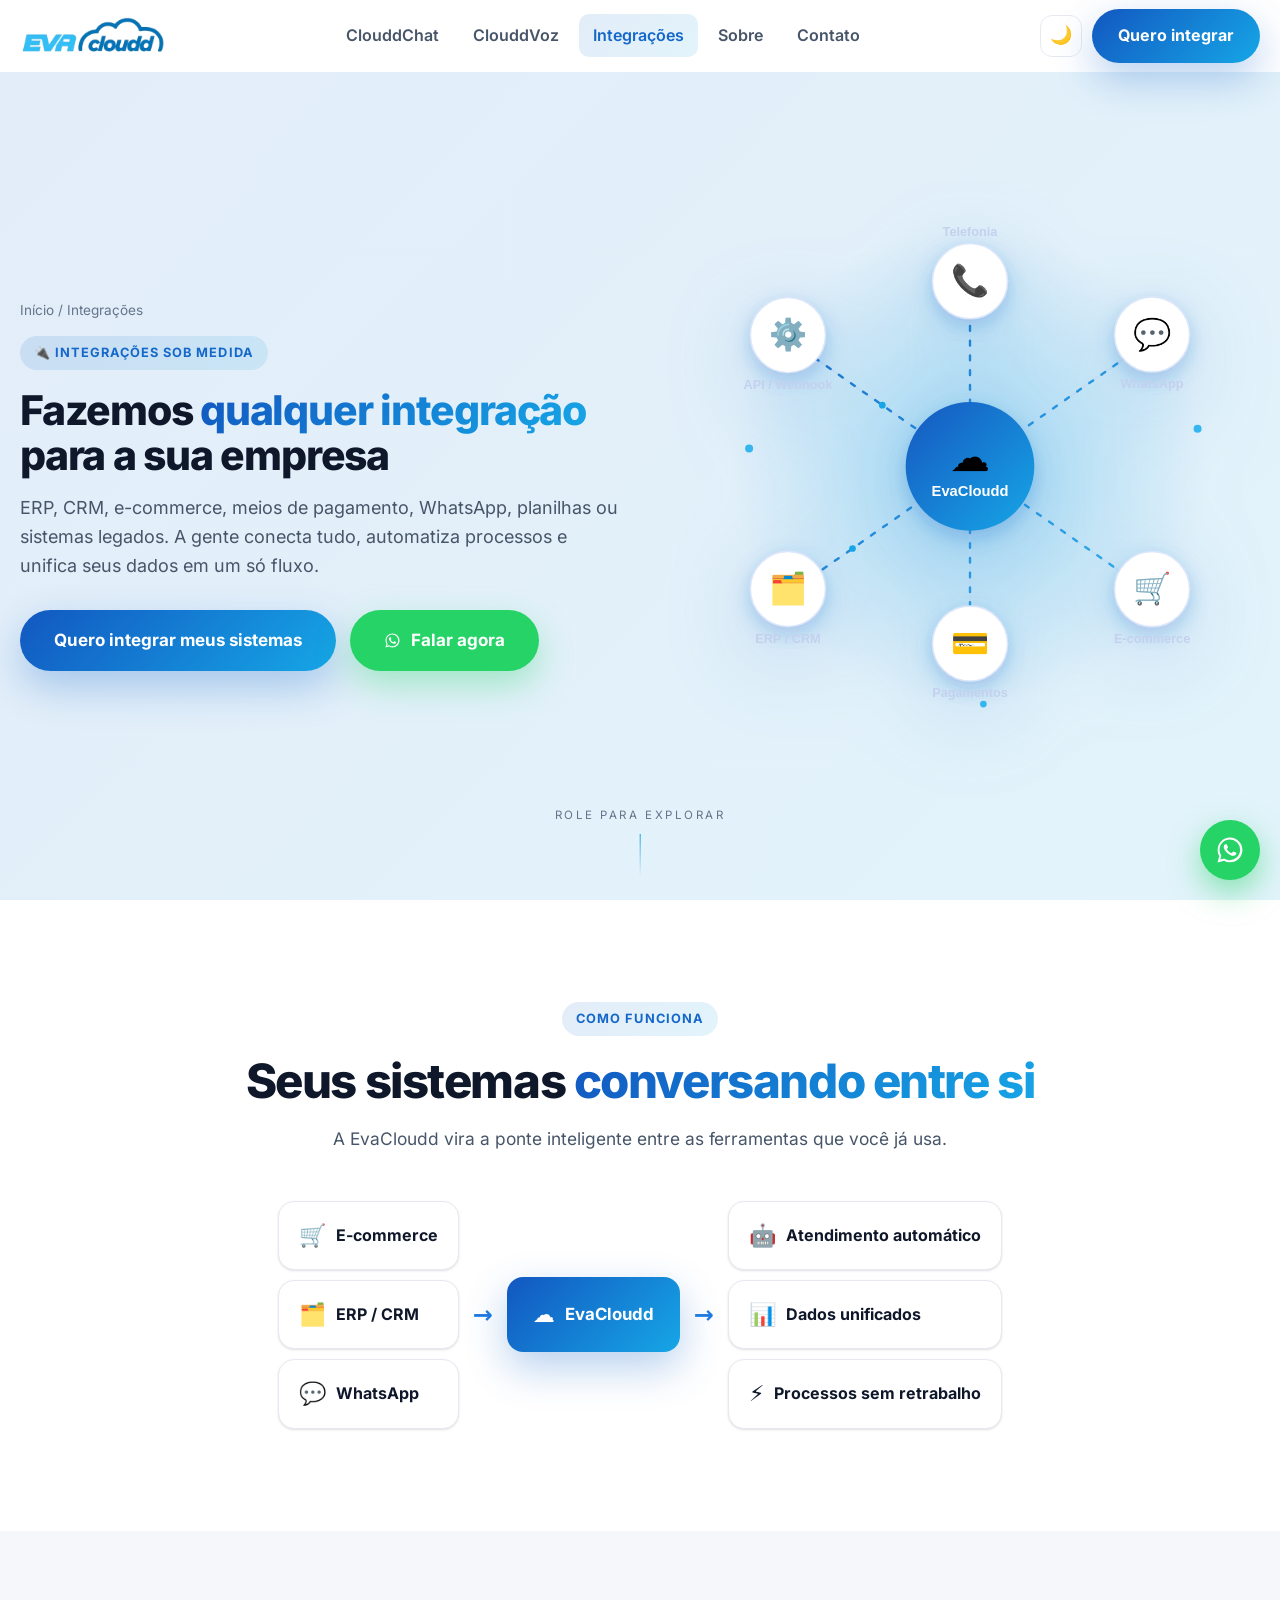
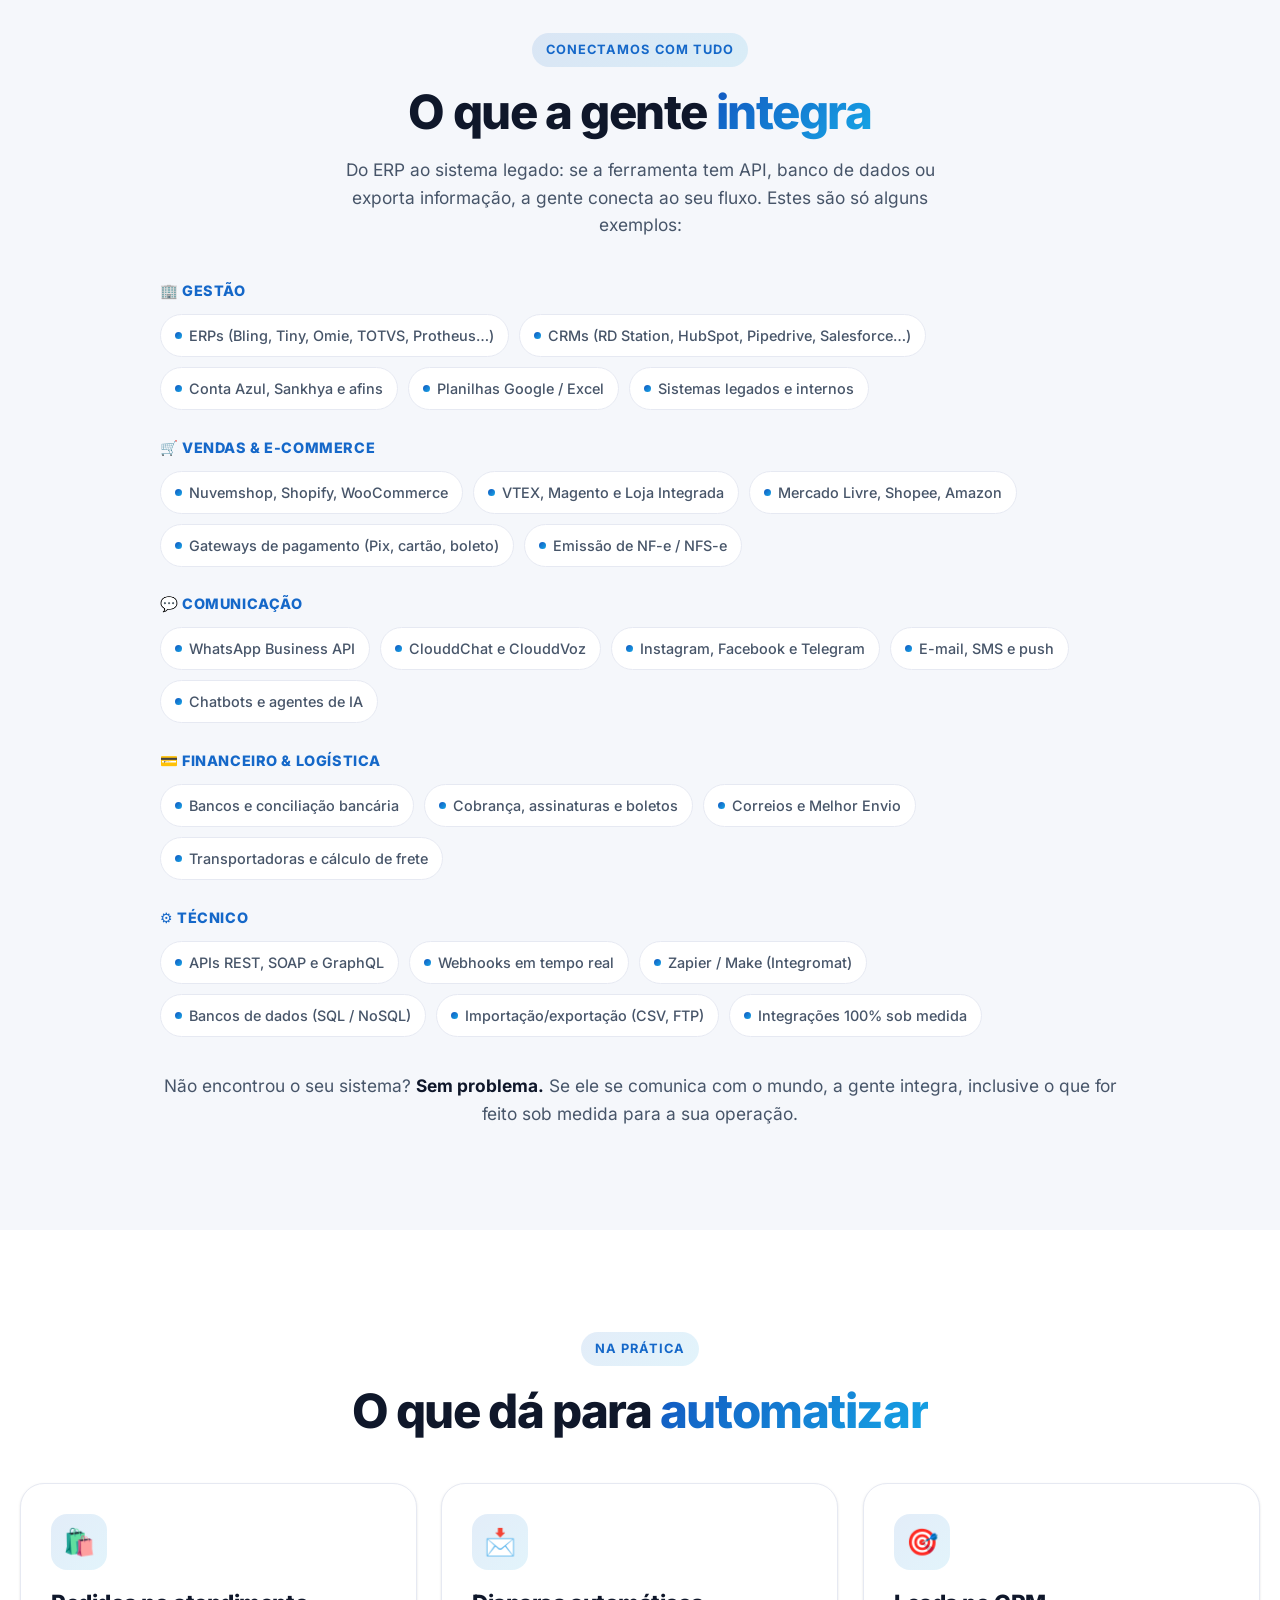
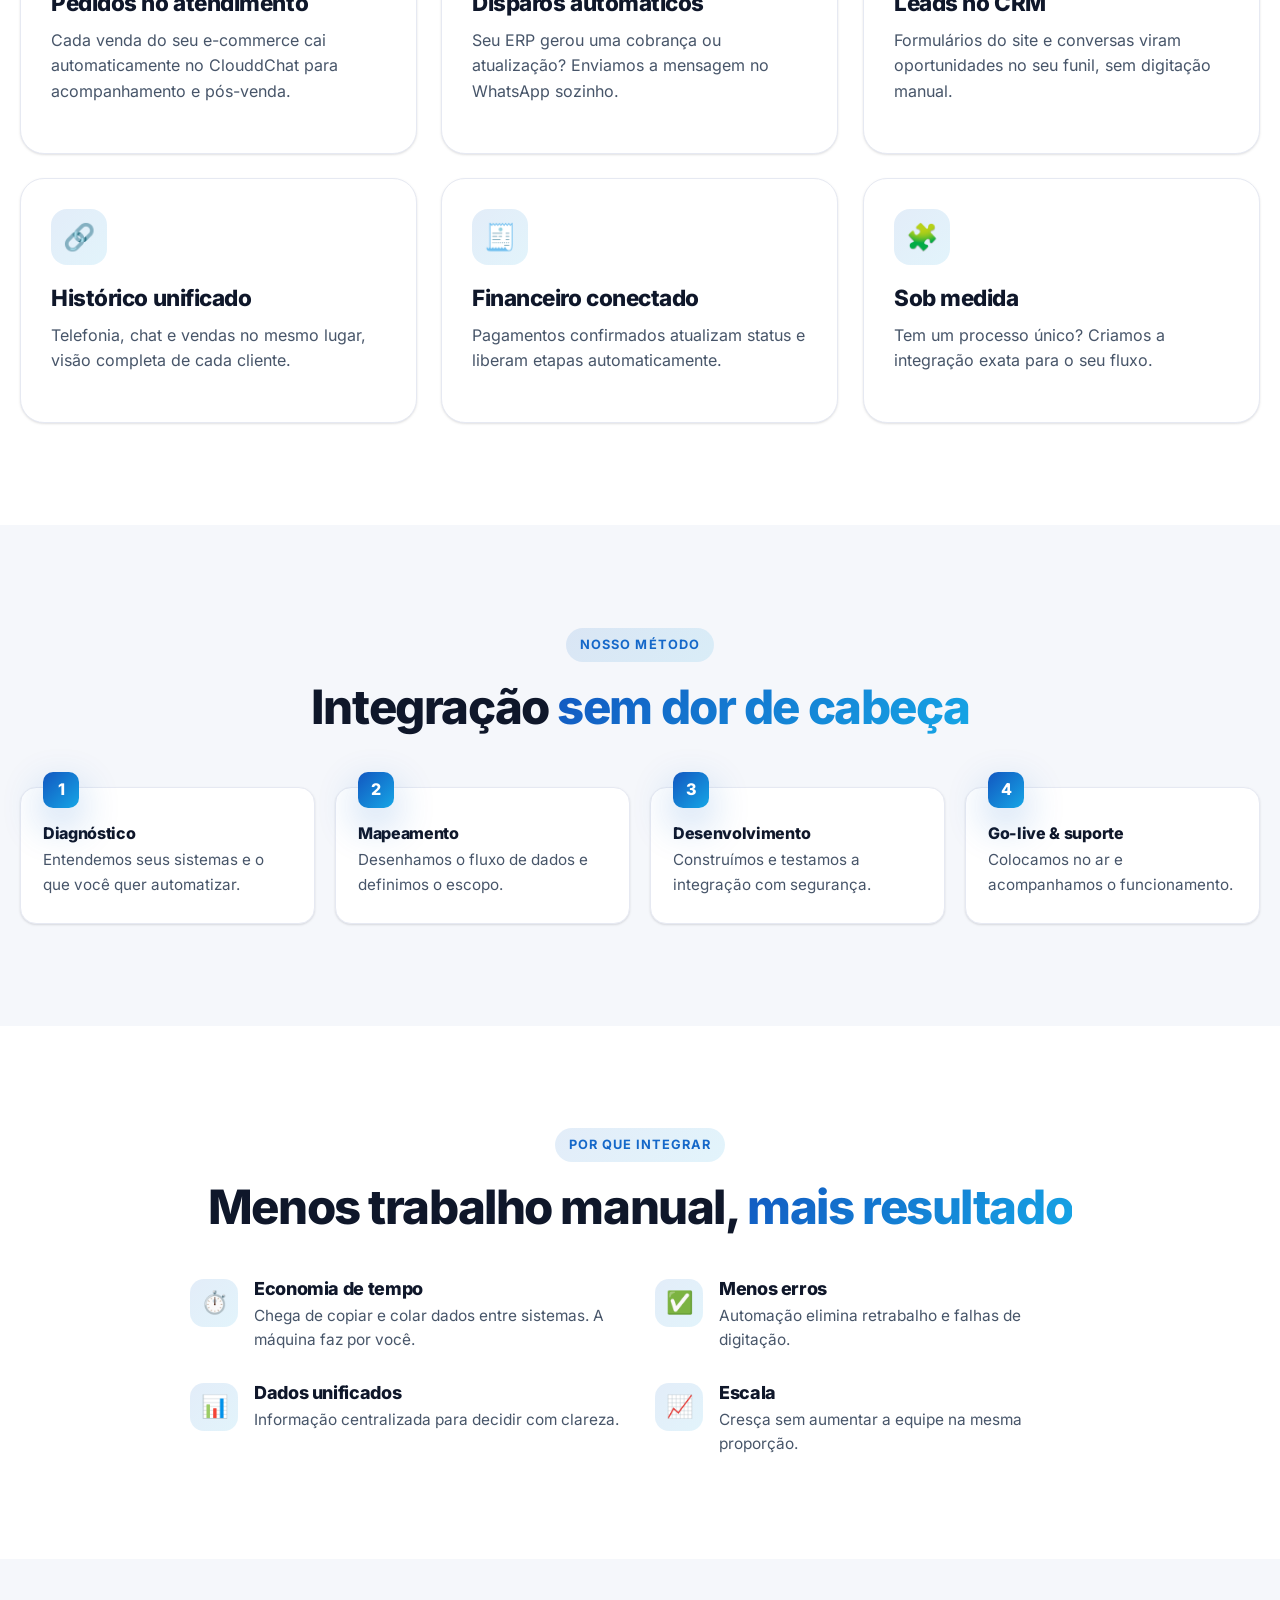
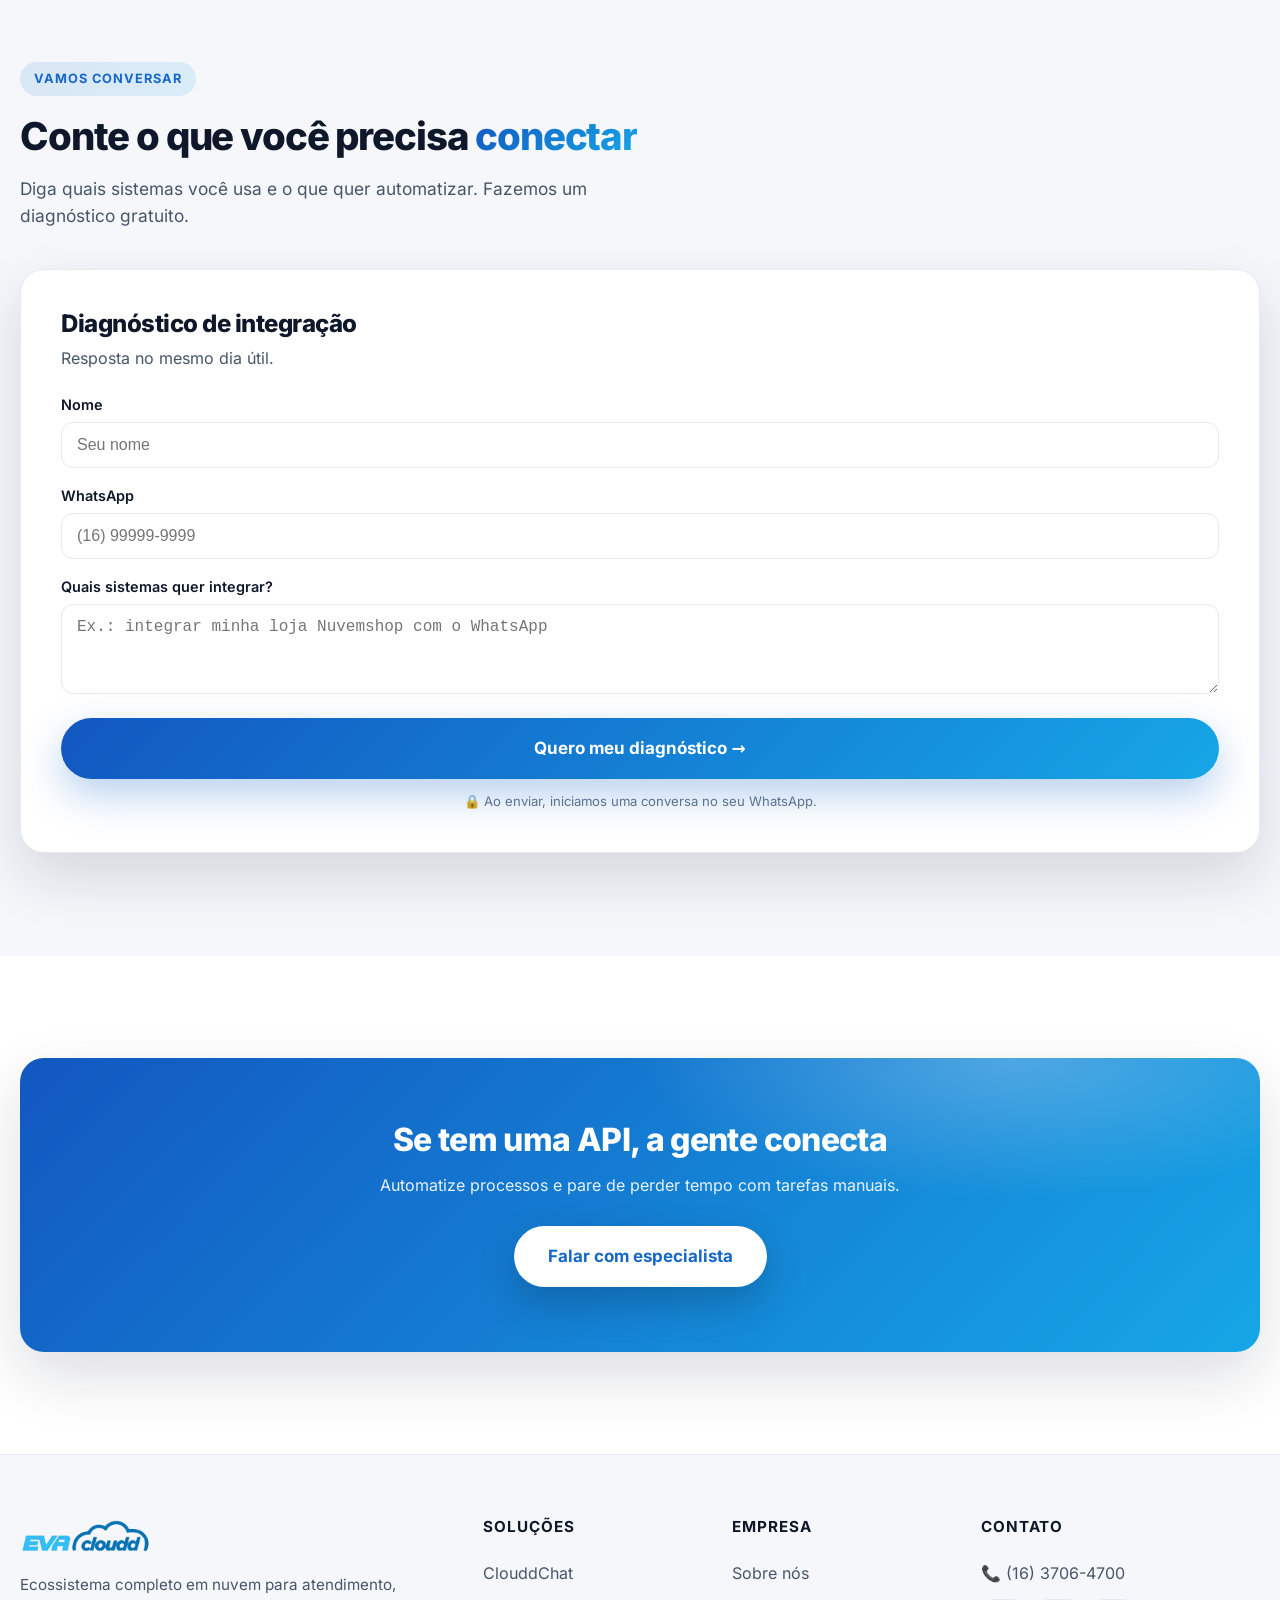
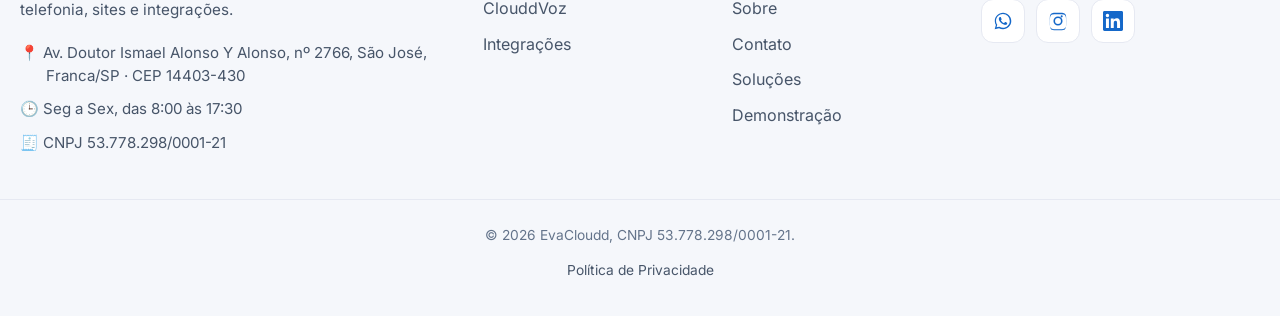
<file: integracoes.html>
<!DOCTYPE html>
<html lang="pt-BR" data-theme="light">
<head>
  <meta charset="UTF-8" />
  <meta name="viewport" content="width=device-width, initial-scale=1.0" />
  <title>Integrações: Conecte todos os seus sistemas | EvaCloudd</title>
  <meta name="description" content="A EvaCloudd faz qualquer integração para a sua empresa: ERP, CRM, e-commerce, gateways de pagamento, WhatsApp API, planilhas e sistemas legados. Automatize processos e unifique seus dados." />
  <link rel="canonical" href="https://evacloudd.com.br/integracoes.html" />
  <meta property="og:title" content="Integrações | EvaCloudd" />
  <meta property="og:description" content="Conectamos seus sistemas e automatizamos processos. Qualquer integração, sob medida." />
  <meta name="theme-color" content="#1568c9" />
  <link rel="icon" type="image/png" sizes="32x32" href="assets/img/favicon-32.png" />
  <link rel="icon" type="image/png" sizes="16x16" href="assets/img/favicon-16.png" />
  <link rel="icon" type="image/png" sizes="192x192" href="assets/img/favicon-192.png" />
  <link rel="apple-touch-icon" href="assets/img/favicon-180.png" />
  <link rel="stylesheet" href="assets/fonts/inter.css" />
  <link rel="stylesheet" href="assets/css/style.css" />
</head>
<body>
  <header class="nav">
    <div class="container">
      <a href="index.html" class="logo"><img src="assets/img/logo.webp" alt="EvaCloudd" class="logo-img" /></a>
      <nav class="nav-links" aria-label="Principal">
        <a href="clouddchat.html">ClouddChat</a>
        <a href="clouddvoz.html">ClouddVoz</a>
        <a href="integracoes.html" class="active">Integrações</a>
        <a href="sobre.html">Sobre</a>
        <a href="contato.html">Contato</a>
      </nav>
      <div class="nav-actions">
        <button class="theme-toggle" data-theme-toggle aria-label="Alternar tema"><span data-theme-icon>🌙</span></button>
        <a href="#lead" class="btn btn-primary nav-cta">Quero integrar</a>
        <button class="hamburger" aria-label="Abrir menu" aria-expanded="false"><span></span></button>
      </div>
    </div>
  </header>
  <div class="mobile-menu">
    <a href="clouddchat.html">ClouddChat</a>
    <a href="clouddvoz.html">ClouddVoz</a>
    <a href="integracoes.html">Integrações</a>
    <a href="sobre.html">Sobre</a>
    <a href="contato.html">Contato</a>
    <a href="#lead" class="btn btn-primary">Quero integrar</a>
  </div>

  <!-- HERO -->
  <section class="page-hero hero-split">
    <div class="container">
      <div class="reveal in">
        <div class="breadcrumb"><a href="index.html">Início</a> / Integrações</div>
        <span class="eyebrow">🔌 Integrações sob medida</span>
        <h1>Fazemos <span class="text-grad">qualquer integração</span> para a sua empresa</h1>
        <p>ERP, CRM, e-commerce, meios de pagamento, WhatsApp, planilhas ou sistemas legados. A gente conecta tudo, automatiza processos e unifica seus dados em um só fluxo.</p>
        <div class="hero-cta">
          <a href="#lead" class="btn btn-primary btn-lg">Quero integrar meus sistemas</a>
          <a data-wa="int-hero" data-wa-msg="Olá! Preciso integrar alguns sistemas. Podem me ajudar?" class="btn btn-wa btn-lg"><svg viewBox="0 0 24 24" width="1em" height="1em" fill="currentColor" aria-hidden="true"><path d="M12.04 2c-5.46 0-9.9 4.44-9.9 9.9 0 1.75.46 3.45 1.32 4.95L2 22l5.25-1.38a9.86 9.86 0 0 0 4.79 1.22c5.46 0 9.9-4.44 9.9-9.9S17.5 2 12.04 2zm0 18.15c-1.53 0-3.03-.41-4.34-1.19l-.31-.18-3.12.82.83-3.04-.2-.31a8.2 8.2 0 0 1-1.26-4.37c0-4.54 3.7-8.23 8.24-8.23a8.2 8.2 0 0 1 8.23 8.24c0 4.54-3.7 8.24-8.24 8.24zm4.52-6.16c-.25-.12-1.47-.72-1.69-.8-.23-.09-.39-.13-.56.12-.16.25-.64.8-.79.97-.14.16-.29.18-.54.06-.25-.12-1.05-.39-1.99-1.23-.74-.66-1.23-1.47-1.38-1.72-.14-.25-.02-.38.11-.51.11-.11.25-.29.37-.43.13-.15.17-.25.25-.42.08-.16.04-.31-.02-.43-.06-.12-.56-1.34-.76-1.84-.2-.48-.4-.42-.56-.43h-.48c-.17 0-.43.06-.66.31-.22.25-.86.85-.86 2.07 0 1.22.89 2.4 1.01 2.56.12.17 1.75 2.67 4.23 3.74.59.26 1.05.41 1.41.53.59.19 1.13.16 1.56.1.48-.07 1.47-.6 1.68-1.18.21-.58.21-1.07.14-1.18-.06-.11-.22-.17-.47-.29z"/></svg> Falar agora</a>
        </div>
      </div>
      <div class="reveal in" data-delay="1"><img src="assets/img/integracoes.svg" class="feat-img feat-85" alt="Hub EvaCloudd conectando WhatsApp, ERP, CRM, e-commerce, pagamentos e telefonia" /></div>
    </div>
    <a href="#explorar" class="scrolldown" aria-label="Rolar para baixo"><span>Role para explorar</span><i></i></a>
  </section>

  <!-- DIAGRAMA -->
  <section class="section" id="explorar">
    <div class="container">
      <div class="center reveal">
        <span class="eyebrow">Como funciona</span>
        <h2 class="section-title">Seus sistemas <span class="text-grad">conversando entre si</span></h2>
        <p class="section-sub">A EvaCloudd vira a ponte inteligente entre as ferramentas que você já usa.</p>
      </div>
      <div class="intmap reveal" style="margin-top:48px">
        <div class="intcol">
          <div class="intnode"><span class="em">🛒</span> E-commerce</div>
          <div class="intnode"><span class="em">🗂️</span> ERP / CRM</div>
          <div class="intnode"><span class="em">💬</span> WhatsApp</div>
        </div>
        <div class="intarrow">→</div>
        <div class="intnode inthub"><span class="em">☁</span> EvaCloudd</div>
        <div class="intarrow">→</div>
        <div class="intcol">
          <div class="intnode"><span class="em">🤖</span> Atendimento automático</div>
          <div class="intnode"><span class="em">📊</span> Dados unificados</div>
          <div class="intnode"><span class="em">⚡</span> Processos sem retrabalho</div>
        </div>
      </div>
    </div>
  </section>

  <!-- O QUE INTEGRAMOS -->
  <section class="section section-alt">
    <div class="container">
      <div class="center reveal">
        <span class="eyebrow">Conectamos com tudo</span>
        <h2 class="section-title">O que a gente <span class="text-grad">integra</span></h2>
        <p class="section-sub">Do ERP ao sistema legado: se a ferramenta tem API, banco de dados ou exporta informação, a gente conecta ao seu fluxo. Estes são só alguns exemplos:</p>
      </div>
      <div style="margin-top:44px;max-width:960px;margin-inline:auto">
        <div class="feat-cat reveal">
          <h4>🏢 Gestão</h4>
          <div class="chips">
            <span class="chip"><span class="d"></span>ERPs (Bling, Tiny, Omie, TOTVS, Protheus…)</span>
            <span class="chip"><span class="d"></span>CRMs (RD Station, HubSpot, Pipedrive, Salesforce…)</span>
            <span class="chip"><span class="d"></span>Conta Azul, Sankhya e afins</span>
            <span class="chip"><span class="d"></span>Planilhas Google / Excel</span>
            <span class="chip"><span class="d"></span>Sistemas legados e internos</span>
          </div>
        </div>
        <div class="feat-cat reveal">
          <h4>🛒 Vendas & E-commerce</h4>
          <div class="chips">
            <span class="chip"><span class="d"></span>Nuvemshop, Shopify, WooCommerce</span>
            <span class="chip"><span class="d"></span>VTEX, Magento e Loja Integrada</span>
            <span class="chip"><span class="d"></span>Mercado Livre, Shopee, Amazon</span>
            <span class="chip"><span class="d"></span>Gateways de pagamento (Pix, cartão, boleto)</span>
            <span class="chip"><span class="d"></span>Emissão de NF-e / NFS-e</span>
          </div>
        </div>
        <div class="feat-cat reveal">
          <h4>💬 Comunicação</h4>
          <div class="chips">
            <span class="chip"><span class="d"></span>WhatsApp Business API</span>
            <span class="chip"><span class="d"></span>ClouddChat e ClouddVoz</span>
            <span class="chip"><span class="d"></span>Instagram, Facebook e Telegram</span>
            <span class="chip"><span class="d"></span>E-mail, SMS e push</span>
            <span class="chip"><span class="d"></span>Chatbots e agentes de IA</span>
          </div>
        </div>
        <div class="feat-cat reveal">
          <h4>💳 Financeiro & Logística</h4>
          <div class="chips">
            <span class="chip"><span class="d"></span>Bancos e conciliação bancária</span>
            <span class="chip"><span class="d"></span>Cobrança, assinaturas e boletos</span>
            <span class="chip"><span class="d"></span>Correios e Melhor Envio</span>
            <span class="chip"><span class="d"></span>Transportadoras e cálculo de frete</span>
          </div>
        </div>
        <div class="feat-cat reveal">
          <h4>⚙️ Técnico</h4>
          <div class="chips">
            <span class="chip"><span class="d"></span>APIs REST, SOAP e GraphQL</span>
            <span class="chip"><span class="d"></span>Webhooks em tempo real</span>
            <span class="chip"><span class="d"></span>Zapier / Make (Integromat)</span>
            <span class="chip"><span class="d"></span>Bancos de dados (SQL / NoSQL)</span>
            <span class="chip"><span class="d"></span>Importação/exportação (CSV, FTP)</span>
            <span class="chip"><span class="d"></span>Integrações 100% sob medida</span>
          </div>
        </div>
        <p class="reveal" style="text-align:center;margin-top:36px;font-size:1.08rem;color:var(--text-soft)">
          Não encontrou o seu sistema? <strong style="color:var(--text)">Sem problema.</strong> Se ele se comunica com o mundo, a gente integra, inclusive o que for feito sob medida para a sua operação.
        </p>
      </div>
    </div>
  </section>

  <!-- CASOS DE USO -->
  <section class="section">
    <div class="container">
      <div class="center reveal"><span class="eyebrow">Na prática</span><h2 class="section-title">O que dá para <span class="text-grad">automatizar</span></h2></div>
      <div class="grid-3" style="margin-top:44px">
        <div class="card reveal"><div class="card-icon">🛍️</div><h3>Pedidos no atendimento</h3><p>Cada venda do seu e-commerce cai automaticamente no ClouddChat para acompanhamento e pós-venda.</p></div>
        <div class="card reveal" data-delay="1"><div class="card-icon">📩</div><h3>Disparos automáticos</h3><p>Seu ERP gerou uma cobrança ou atualização? Enviamos a mensagem no WhatsApp sozinho.</p></div>
        <div class="card reveal" data-delay="2"><div class="card-icon">🎯</div><h3>Leads no CRM</h3><p>Formulários do site e conversas viram oportunidades no seu funil, sem digitação manual.</p></div>
        <div class="card reveal"><div class="card-icon">🔗</div><h3>Histórico unificado</h3><p>Telefonia, chat e vendas no mesmo lugar, visão completa de cada cliente.</p></div>
        <div class="card reveal" data-delay="1"><div class="card-icon">🧾</div><h3>Financeiro conectado</h3><p>Pagamentos confirmados atualizam status e liberam etapas automaticamente.</p></div>
        <div class="card reveal" data-delay="2"><div class="card-icon">🧩</div><h3>Sob medida</h3><p>Tem um processo único? Criamos a integração exata para o seu fluxo.</p></div>
      </div>
    </div>
  </section>

  <!-- PROCESSO -->
  <section class="section section-alt">
    <div class="container">
      <div class="center reveal"><span class="eyebrow">Nosso método</span><h2 class="section-title">Integração <span class="text-grad">sem dor de cabeça</span></h2></div>
      <div class="steps" style="margin-top:52px">
        <div class="step reveal"><h4>Diagnóstico</h4><p>Entendemos seus sistemas e o que você quer automatizar.</p></div>
        <div class="step reveal" data-delay="1"><h4>Mapeamento</h4><p>Desenhamos o fluxo de dados e definimos o escopo.</p></div>
        <div class="step reveal" data-delay="2"><h4>Desenvolvimento</h4><p>Construímos e testamos a integração com segurança.</p></div>
        <div class="step reveal" data-delay="3"><h4>Go-live & suporte</h4><p>Colocamos no ar e acompanhamos o funcionamento.</p></div>
      </div>
    </div>
  </section>

  <!-- BENEFÍCIOS -->
  <section class="section">
    <div class="container">
      <div class="center reveal"><span class="eyebrow">Por que integrar</span><h2 class="section-title">Menos trabalho manual, <span class="text-grad">mais resultado</span></h2></div>
      <div class="grid-2" style="margin-top:44px;max-width:900px;margin-inline:auto">
        <div class="benefit reveal"><div class="b-icon">⏱️</div><div><h4>Economia de tempo</h4><p>Chega de copiar e colar dados entre sistemas. A máquina faz por você.</p></div></div>
        <div class="benefit reveal" data-delay="1"><div class="b-icon">✅</div><div><h4>Menos erros</h4><p>Automação elimina retrabalho e falhas de digitação.</p></div></div>
        <div class="benefit reveal"><div class="b-icon">📊</div><div><h4>Dados unificados</h4><p>Informação centralizada para decidir com clareza.</p></div></div>
        <div class="benefit reveal" data-delay="1"><div class="b-icon">📈</div><div><h4>Escala</h4><p>Cresça sem aumentar a equipe na mesma proporção.</p></div></div>
      </div>
    </div>
  </section>

  <!-- FORM -->
  <section class="section section-alt" id="lead">
    <div class="container hero-lead-grid">
      <div class="reveal">
        <span class="eyebrow">Vamos conversar</span>
        <h2 class="section-title" style="font-size:clamp(1.6rem,4vw,2.4rem)">Conte o que você precisa <span class="text-grad">conectar</span></h2>
        <p class="section-sub" style="margin-left:0">Diga quais sistemas você usa e o que quer automatizar. Fazemos um diagnóstico gratuito.</p>
      </div>
      <div class="lead-card reveal" data-delay="1">
        <h3>Diagnóstico de integração</h3>
        <p class="sub">Resposta no mesmo dia útil.</p>
        <form data-lead-form="integracoes" data-interesse="uma integração de sistemas com a EvaCloudd" data-thanks="obrigado.html" novalidate>
          <div class="field"><label for="nome">Nome</label><input id="nome" name="nome" type="text" placeholder="Seu nome" required /></div>
          <div class="field"><label for="telefone">WhatsApp</label><input id="telefone" name="telefone" type="tel" placeholder="(16) 99999-9999" required /></div>
          <div class="field"><label for="mensagem">Quais sistemas quer integrar?</label><textarea id="mensagem" name="mensagem" placeholder="Ex.: integrar minha loja Nuvemshop com o WhatsApp"></textarea></div>
          <button type="submit" class="btn btn-primary btn-block btn-lg">Quero meu diagnóstico →</button>
          <p class="form-note">🔒 Ao enviar, iniciamos uma conversa no seu WhatsApp.</p>
        </form>
      </div>
    </div>
  </section>

  <!-- CTA -->
  <section class="section">
    <div class="container"><div class="cta-band reveal"><h2>Se tem uma API, a gente conecta</h2><p>Automatize processos e pare de perder tempo com tarefas manuais.</p><a data-wa="int-cta" data-wa-msg="Olá! Quero integrar meus sistemas com a EvaCloudd." class="btn btn-primary btn-lg">Falar com especialista</a></div></div>
  </section>

  <footer class="footer">
    <div class="container footer-grid">
      <div class="brand-col">
        <a href="index.html" class="logo"><img src="assets/img/logo.webp" alt="EvaCloudd" class="logo-img" /></a>
        <p>Ecossistema completo em nuvem para atendimento, telefonia, sites e integrações.</p>
        <span>📍 Av. Doutor Ismael Alonso Y Alonso, nº 2766, São José, Franca/SP · CEP 14403-430</span><span>🕒 Seg a Sex, das 8:00 às 17:30</span><span>🧾 CNPJ 53.778.298/0001-21</span>
      </div>
      <div><h5>Soluções</h5><a href="clouddchat.html">ClouddChat</a><a href="clouddvoz.html">ClouddVoz</a><a href="integracoes.html">Integrações</a></div>
      <div><h5>Empresa</h5><a href="sobre.html">Sobre nós</a><a href="sobre.html">Sobre</a><a href="contato.html">Contato</a><a href="index.html#solucoes">Soluções</a><a href="index.html#lead">Demonstração</a></div>
      <div><h5>Contato</h5><a href="tel:+551637064700">📞 (16) 3706-4700</a><div class="socials"><a data-wa="footer" aria-label="WhatsApp"><svg viewBox="0 0 24 24" width="1em" height="1em" fill="currentColor" aria-hidden="true"><path d="M12.04 2c-5.46 0-9.9 4.44-9.9 9.9 0 1.75.46 3.45 1.32 4.95L2 22l5.25-1.38a9.86 9.86 0 0 0 4.79 1.22c5.46 0 9.9-4.44 9.9-9.9S17.5 2 12.04 2zm0 18.15c-1.53 0-3.03-.41-4.34-1.19l-.31-.18-3.12.82.83-3.04-.2-.31a8.2 8.2 0 0 1-1.26-4.37c0-4.54 3.7-8.23 8.24-8.23a8.2 8.2 0 0 1 8.23 8.24c0 4.54-3.7 8.24-8.24 8.24zm4.52-6.16c-.25-.12-1.47-.72-1.69-.8-.23-.09-.39-.13-.56.12-.16.25-.64.8-.79.97-.14.16-.29.18-.54.06-.25-.12-1.05-.39-1.99-1.23-.74-.66-1.23-1.47-1.38-1.72-.14-.25-.02-.38.11-.51.11-.11.25-.29.37-.43.13-.15.17-.25.25-.42.08-.16.04-.31-.02-.43-.06-.12-.56-1.34-.76-1.84-.2-.48-.4-.42-.56-.43h-.48c-.17 0-.43.06-.66.31-.22.25-.86.85-.86 2.07 0 1.22.89 2.4 1.01 2.56.12.17 1.75 2.67 4.23 3.74.59.26 1.05.41 1.41.53.59.19 1.13.16 1.56.1.48-.07 1.47-.6 1.68-1.18.21-.58.21-1.07.14-1.18-.06-.11-.22-.17-.47-.29z"/></svg></a><a href="https://www.instagram.com/evacloudd/" target="_blank" rel="noopener" aria-label="Instagram"><svg viewBox="0 0 24 24" width="1em" height="1em" fill="currentColor" aria-hidden="true"><path d="M12 2.16c3.2 0 3.58.01 4.85.07 1.17.06 1.8.25 2.23.42.56.21.96.47 1.38.9.43.42.69.82.9 1.38.17.42.36 1.05.42 2.23.06 1.27.07 1.65.07 4.85s-.01 3.58-.07 4.85c-.06 1.17-.25 1.8-.42 2.23-.21.56-.47.96-.9 1.38-.42.43-.82.69-1.38.9-.42.17-1.06.36-2.23.42-1.27.06-1.65.07-4.85.07s-3.58-.01-4.85-.07c-1.17-.06-1.8-.25-2.23-.42a3.7 3.7 0 0 1-1.38-.9 3.7 3.7 0 0 1-.9-1.38c-.17-.42-.36-1.06-.42-2.23C2.17 15.58 2.16 15.2 2.16 12s.01-3.58.07-4.85c.06-1.18.25-1.81.42-2.23.21-.56.47-.96.9-1.38.42-.43.82-.69 1.38-.9.42-.17 1.06-.36 2.23-.42C8.42 2.17 8.8 2.16 12 2.16zm0 1.62c-3.15 0-3.52.01-4.76.07-1.15.05-1.77.24-2.19.4-.55.22-.94.47-1.36.89-.42.42-.67.81-.88 1.36-.16.42-.35 1.04-.4 2.19-.06 1.24-.07 1.61-.07 4.76s.01 3.52.07 4.76c.05 1.15.24 1.77.4 2.19.21.55.46.94.88 1.36.42.42.81.67 1.36.88.42.16 1.04.35 2.19.4 1.24.06 1.61.07 4.76.07s3.52-.01 4.76-.07c1.15-.05 1.77-.24 2.19-.4.55-.21.94-.46 1.36-.88.42-.42.67-.81.88-1.36.16-.42.35-1.04.4-2.19.06-1.24.07-1.61.07-4.76s-.01-3.52-.07-4.76c-.05-1.15-.24-1.77-.4-2.19a3.66 3.66 0 0 0-.88-1.36 3.66 3.66 0 0 0-1.36-.88c-.42-.16-1.04-.35-2.19-.4-1.24-.06-1.61-.07-4.76-.07zm0 2.76a5.46 5.46 0 1 0 0 10.92 5.46 5.46 0 0 0 0-10.92zm0 9a3.54 3.54 0 1 1 0-7.08 3.54 3.54 0 0 1 0 7.08zm5.69-9.2a1.28 1.28 0 1 1-2.55 0 1.28 1.28 0 0 1 2.55 0z"/></svg></a><a href="https://www.linkedin.com/company/evacloudd/" target="_blank" rel="noopener" aria-label="LinkedIn"><svg viewBox="0 0 24 24" width="1em" height="1em" fill="currentColor" aria-hidden="true"><path d="M20.45 20.45h-3.56v-5.57c0-1.33-.03-3.04-1.85-3.04-1.86 0-2.14 1.45-2.14 2.94v5.67H9.35V9h3.41v1.56h.05c.48-.9 1.64-1.85 3.37-1.85 3.6 0 4.27 2.37 4.27 5.46v6.28zM5.34 7.43a2.07 2.07 0 1 1 0-4.14 2.07 2.07 0 0 1 0 4.14zM7.12 20.45H3.55V9h3.57v11.45zM22.22 0H1.77C.79 0 0 .77 0 1.72v20.56C0 23.23.79 24 1.77 24h20.45c.98 0 1.78-.77 1.78-1.72V1.72C24 .77 23.2 0 22.22 0z"/></svg></a></div></div>
    </div>
    <div class="container footer-bottom"><span>© <span data-year>2026</span> EvaCloudd, CNPJ 53.778.298/0001-21.</span><span><a href="politicadeprivacidade.html">Política de Privacidade</a></span></div>
  </footer>

  <a class="wa-float" data-wa="float" aria-label="Falar no WhatsApp"><svg viewBox="0 0 24 24" width="1em" height="1em" fill="currentColor" aria-hidden="true"><path d="M12.04 2c-5.46 0-9.9 4.44-9.9 9.9 0 1.75.46 3.45 1.32 4.95L2 22l5.25-1.38a9.86 9.86 0 0 0 4.79 1.22c5.46 0 9.9-4.44 9.9-9.9S17.5 2 12.04 2zm0 18.15c-1.53 0-3.03-.41-4.34-1.19l-.31-.18-3.12.82.83-3.04-.2-.31a8.2 8.2 0 0 1-1.26-4.37c0-4.54 3.7-8.23 8.24-8.23a8.2 8.2 0 0 1 8.23 8.24c0 4.54-3.7 8.24-8.24 8.24zm4.52-6.16c-.25-.12-1.47-.72-1.69-.8-.23-.09-.39-.13-.56.12-.16.25-.64.8-.79.97-.14.16-.29.18-.54.06-.25-.12-1.05-.39-1.99-1.23-.74-.66-1.23-1.47-1.38-1.72-.14-.25-.02-.38.11-.51.11-.11.25-.29.37-.43.13-.15.17-.25.25-.42.08-.16.04-.31-.02-.43-.06-.12-.56-1.34-.76-1.84-.2-.48-.4-.42-.56-.43h-.48c-.17 0-.43.06-.66.31-.22.25-.86.85-.86 2.07 0 1.22.89 2.4 1.01 2.56.12.17 1.75 2.67 4.23 3.74.59.26 1.05.41 1.41.53.59.19 1.13.16 1.56.1.48-.07 1.47-.6 1.68-1.18.21-.58.21-1.07.14-1.18-.06-.11-.22-.17-.47-.29z"/></svg></a>
  <script src="assets/js/main.js?v=2"></script>
  <script src="https://analytics.evacloudd.com/px.js" data-cliente="243ec4f1-1e1a-43da-ae58-2d747310fd04"></script>
  <script>
    (function () {
      var s = document.createElement('script');
      s.src = 'https://app.clouddchat.com/widget.js';
      s.async = true;
      s.dataset.atendoKey = '85b25dd1e7780f36137acf3ad8f644ed';
      s.dataset.atendoApi = 'https://app.clouddchat.com/api/v1';
      document.head.appendChild(s);
    })();
  </script>
</body>
</html>
</file>
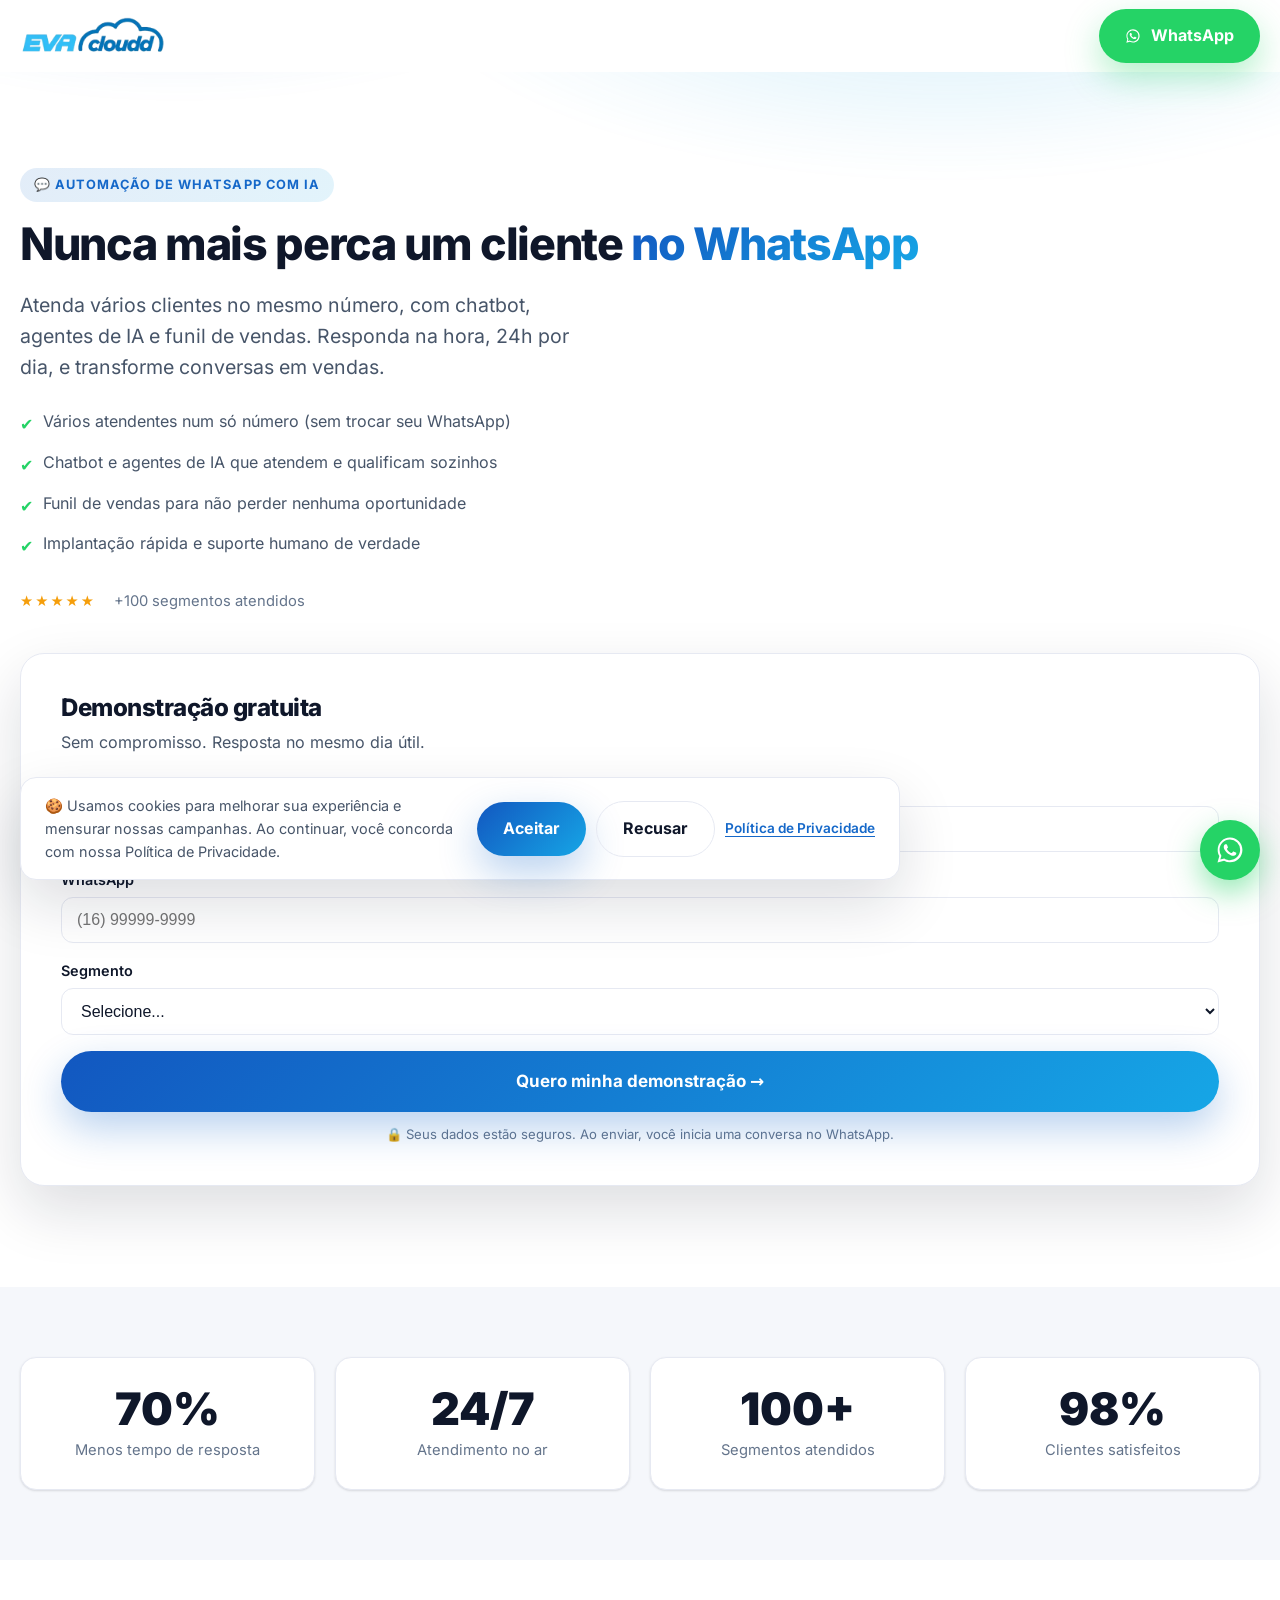
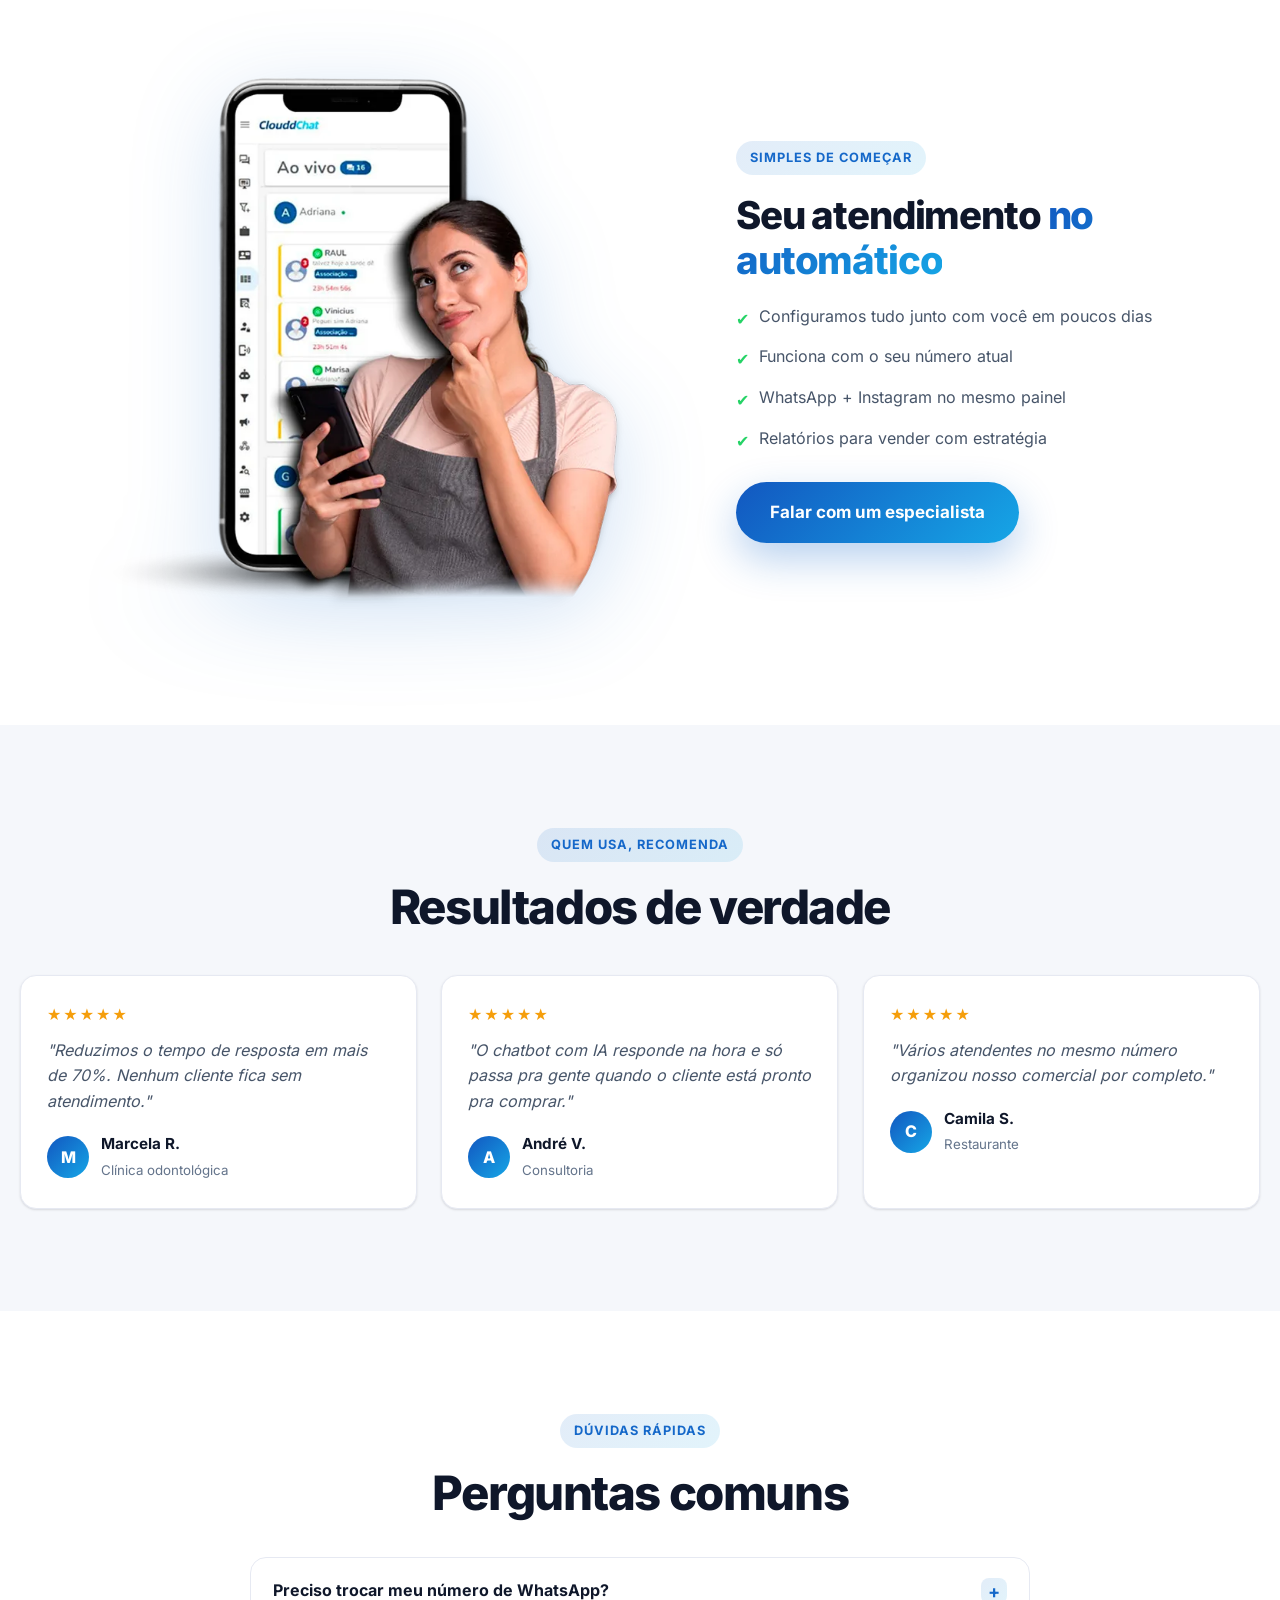
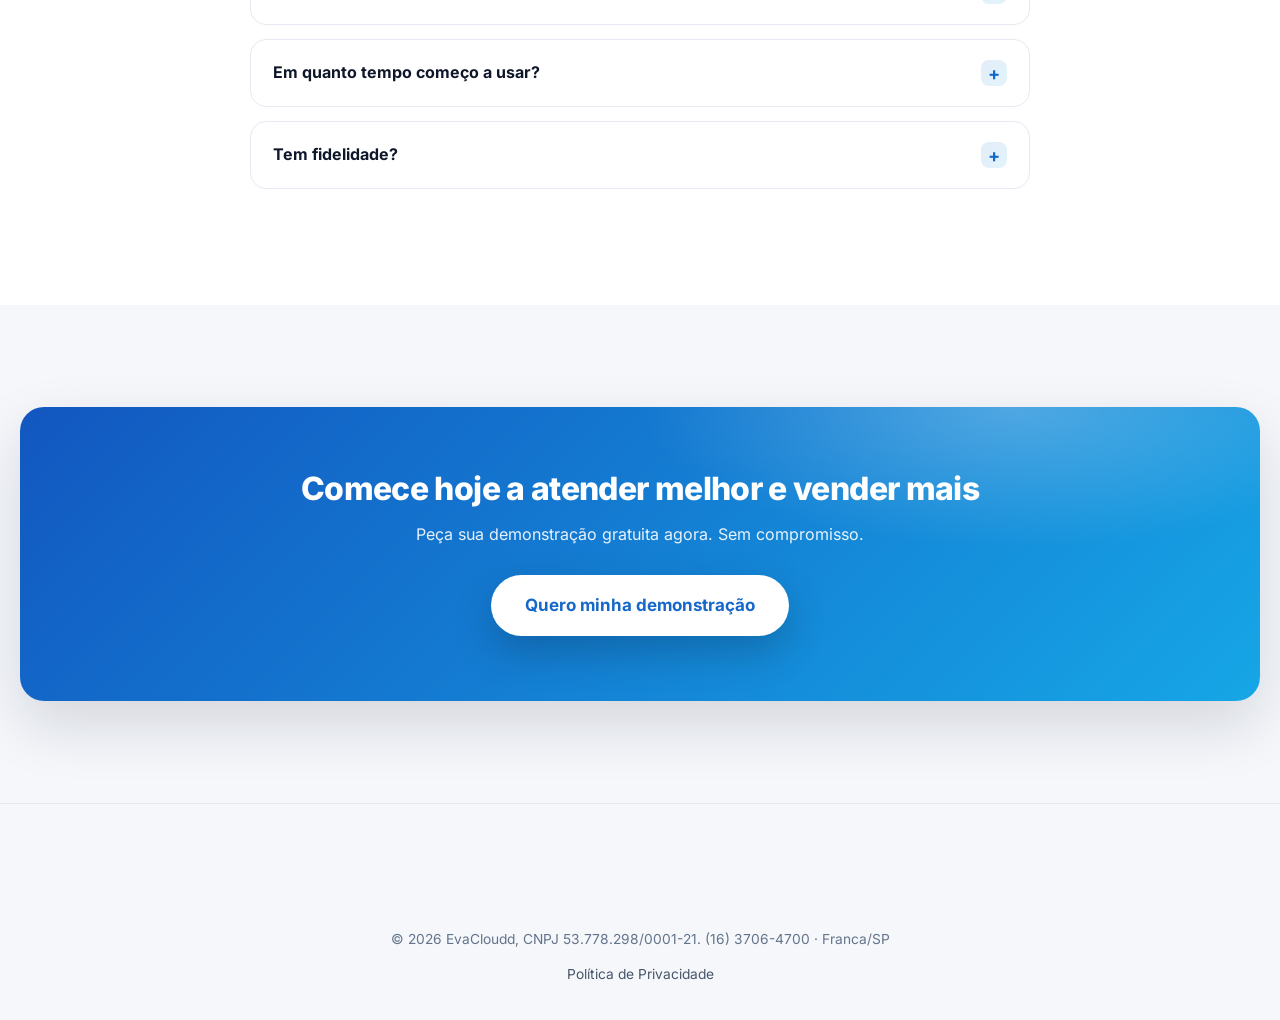
<file: lp-clouddchat.html>
<!DOCTYPE html>
<html lang="pt-BR" data-theme="light">
<head>
  <meta charset="UTF-8" />
  <meta name="viewport" content="width=device-width, initial-scale=1.0" />
  <title>Automatize seu WhatsApp e venda mais | ClouddChat | EvaCloudd</title>
  <meta name="description" content="Atenda vários clientes no mesmo WhatsApp, com chatbot, agentes de IA e funil de vendas. Peça uma demonstração gratuita do ClouddChat." />
  <meta name="robots" content="noindex, follow" />
  <meta name="theme-color" content="#1568c9" />
  <link rel="icon" type="image/png" sizes="32x32" href="assets/img/favicon-32.png" />
  <link rel="icon" type="image/png" sizes="16x16" href="assets/img/favicon-16.png" />
  <link rel="icon" type="image/png" sizes="192x192" href="assets/img/favicon-192.png" />
  <link rel="apple-touch-icon" href="assets/img/favicon-180.png" />
  <link rel="stylesheet" href="assets/fonts/inter.css" />
  <link rel="stylesheet" href="assets/css/style.css" />
  <!-- Página de campanha (tráfego pago): foco em uma única ação. Rastreamento via assets/js/main.js -->
</head>
<body>
  <!-- Header minimalista (sem menu para não distrair) -->
  <header class="nav">
    <div class="container">
      <a href="index.html" class="logo" aria-label="EvaCloudd"><img src="assets/img/logo.webp" alt="EvaCloudd" class="logo-img" /></a>
      <div class="nav-actions">
        <a data-wa="lp-nav" data-wa-msg="Olá! Quero uma demonstração do ClouddChat." class="btn btn-wa nav-cta"><svg viewBox="0 0 24 24" width="1em" height="1em" fill="currentColor" aria-hidden="true"><path d="M12.04 2c-5.46 0-9.9 4.44-9.9 9.9 0 1.75.46 3.45 1.32 4.95L2 22l5.25-1.38a9.86 9.86 0 0 0 4.79 1.22c5.46 0 9.9-4.44 9.9-9.9S17.5 2 12.04 2zm0 18.15c-1.53 0-3.03-.41-4.34-1.19l-.31-.18-3.12.82.83-3.04-.2-.31a8.2 8.2 0 0 1-1.26-4.37c0-4.54 3.7-8.23 8.24-8.23a8.2 8.2 0 0 1 8.23 8.24c0 4.54-3.7 8.24-8.24 8.24zm4.52-6.16c-.25-.12-1.47-.72-1.69-.8-.23-.09-.39-.13-.56.12-.16.25-.64.8-.79.97-.14.16-.29.18-.54.06-.25-.12-1.05-.39-1.99-1.23-.74-.66-1.23-1.47-1.38-1.72-.14-.25-.02-.38.11-.51.11-.11.25-.29.37-.43.13-.15.17-.25.25-.42.08-.16.04-.31-.02-.43-.06-.12-.56-1.34-.76-1.84-.2-.48-.4-.42-.56-.43h-.48c-.17 0-.43.06-.66.31-.22.25-.86.85-.86 2.07 0 1.22.89 2.4 1.01 2.56.12.17 1.75 2.67 4.23 3.74.59.26 1.05.41 1.41.53.59.19 1.13.16 1.56.1.48-.07 1.47-.6 1.68-1.18.21-.58.21-1.07.14-1.18-.06-.11-.22-.17-.47-.29z"/></svg> WhatsApp</a>
      </div>
    </div>
  </header>

  <!-- HERO + FORM -->
  <section class="hero">
    <div class="container hero-lead-grid">
      <div class="reveal in">
        <span class="eyebrow">💬 Automação de WhatsApp com IA</span>
        <h1>Nunca mais perca um cliente <span class="text-grad">no WhatsApp</span></h1>
        <p class="lead">Atenda vários clientes no mesmo número, com chatbot, agentes de IA e funil de vendas. Responda na hora, 24h por dia, e transforme conversas em vendas.</p>
        <ul class="feature-list" style="margin-top:20px">
          <li><span class="check">✔</span> Vários atendentes num só número (sem trocar seu WhatsApp)</li>
          <li><span class="check">✔</span> Chatbot e agentes de IA que atendem e qualificam sozinhos</li>
          <li><span class="check">✔</span> Funil de vendas para não perder nenhuma oportunidade</li>
          <li><span class="check">✔</span> Implantação rápida e suporte humano de verdade</li>
        </ul>
        <div class="hero-trust" style="margin-top:24px">
          <span class="stars">★★★★★</span>
          <span>+100 segmentos atendidos</span>
        </div>
      </div>

      <div class="lead-card reveal in" data-delay="1">
        <h3>Demonstração gratuita</h3>
        <p class="sub">Sem compromisso. Resposta no mesmo dia útil.</p>
        <form data-lead-form="lp-clouddchat" data-interesse="uma demonstração do ClouddChat (automação de WhatsApp)" data-thanks="obrigado.html" novalidate>
          <div class="field"><label for="nome">Nome</label><input id="nome" name="nome" type="text" placeholder="Seu nome" required /></div>
          <div class="field"><label for="telefone">WhatsApp</label><input id="telefone" name="telefone" type="tel" placeholder="(16) 99999-9999" required /></div>
          <div class="field"><label for="segmento">Segmento</label><select id="segmento" name="segmento"><option value="">Selecione...</option><option>Varejo / Comércio</option><option>Clínica / Saúde</option><option>Restaurante</option><option>Indústria</option><option>Serviços</option><option>Outro</option></select></div>
          <button type="submit" class="btn btn-primary btn-block btn-lg">Quero minha demonstração →</button>
          <p class="form-note">🔒 Seus dados estão seguros. Ao enviar, você inicia uma conversa no WhatsApp.</p>
        </form>
      </div>
    </div>
  </section>

  <!-- PROVA / NÚMEROS -->
  <section class="section section-alt" style="padding-block:clamp(40px,6vw,70px)">
    <div class="container">
      <div class="stats">
        <div class="stat reveal"><div class="num"><span data-count="70" data-suffix="%">0</span></div><div class="lbl">Menos tempo de resposta</div></div>
        <div class="stat reveal" data-delay="1"><div class="num"><span data-count="24" data-suffix="/7">0</span></div><div class="lbl">Atendimento no ar</div></div>
        <div class="stat reveal" data-delay="2"><div class="num"><span data-count="100" data-suffix="+">0</span></div><div class="lbl">Segmentos atendidos</div></div>
        <div class="stat reveal" data-delay="3"><div class="num"><span data-count="98" data-suffix="%">0</span></div><div class="lbl">Clientes satisfeitos</div></div>
      </div>
    </div>
  </section>

  <!-- COMO FUNCIONA / IMAGEM -->
  <section class="section">
    <div class="container">
      <div class="showcase">
        <div><img src="assets/img/chat1.webp" class="feat-img" alt="ClouddChat: atendimento ao vivo no celular" loading="lazy" /></div>
        <div class="reveal" data-delay="1">
          <span class="eyebrow">Simples de começar</span>
          <h2 class="section-title" style="font-size:clamp(1.6rem,4vw,2.4rem)">Seu atendimento <span class="text-grad">no automático</span></h2>
          <ul class="feature-list" style="margin-top:16px">
            <li><span class="check">✔</span> Configuramos tudo junto com você em poucos dias</li>
            <li><span class="check">✔</span> Funciona com o seu número atual</li>
            <li><span class="check">✔</span> WhatsApp + Instagram no mesmo painel</li>
            <li><span class="check">✔</span> Relatórios para vender com estratégia</li>
          </ul>
          <a data-wa="lp-meio" data-wa-msg="Olá! Quero automatizar meu WhatsApp com o ClouddChat." class="btn btn-primary btn-lg" style="margin-top:22px">Falar com um especialista</a>
        </div>
      </div>
    </div>
  </section>

  <!-- DEPOIMENTOS -->
  <section class="section section-alt">
    <div class="container">
      <div class="center reveal"><span class="eyebrow">Quem usa, recomenda</span><h2 class="section-title">Resultados de verdade</h2></div>
      <div class="grid-3" style="margin-top:40px">
        <div class="quote reveal"><div class="stars">★★★★★</div><p>"Reduzimos o tempo de resposta em mais de 70%. Nenhum cliente fica sem atendimento."</p><div class="who"><div class="av">M</div><div><b>Marcela R.</b><small>Clínica odontológica</small></div></div></div>
        <div class="quote reveal" data-delay="1"><div class="stars">★★★★★</div><p>"O chatbot com IA responde na hora e só passa pra gente quando o cliente está pronto pra comprar."</p><div class="who"><div class="av">A</div><div><b>André V.</b><small>Consultoria</small></div></div></div>
        <div class="quote reveal" data-delay="2"><div class="stars">★★★★★</div><p>"Vários atendentes no mesmo número organizou nosso comercial por completo."</p><div class="who"><div class="av">C</div><div><b>Camila S.</b><small>Restaurante</small></div></div></div>
      </div>
    </div>
  </section>

  <!-- FAQ curto -->
  <section class="section">
    <div class="container">
      <div class="center reveal"><span class="eyebrow">Dúvidas rápidas</span><h2 class="section-title">Perguntas comuns</h2></div>
      <div class="faq" style="margin-top:36px">
        <details class="faq-item reveal"><summary class="faq-q">Preciso trocar meu número de WhatsApp?<span class="ic">+</span></summary><div class="faq-a">Não. Funciona com o seu número atual, com vários atendentes ao mesmo tempo.</div></details>
        <details class="faq-item reveal"><summary class="faq-q">Em quanto tempo começo a usar?<span class="ic">+</span></summary><div class="faq-a">Poucos dias. Nosso time configura tudo e treina sua equipe.</div></details>
        <details class="faq-item reveal"><summary class="faq-q">Tem fidelidade?<span class="ic">+</span></summary><div class="faq-a">Condições flexíveis. Fale com um especialista para o plano ideal.</div></details>
      </div>
    </div>
  </section>

  <!-- CTA FINAL -->
  <section class="section section-alt">
    <div class="container"><div class="cta-band reveal"><h2>Comece hoje a atender melhor e vender mais</h2><p>Peça sua demonstração gratuita agora. Sem compromisso.</p><a data-wa="lp-cta" data-wa-msg="Olá! Quero uma demonstração gratuita do ClouddChat." class="btn btn-primary btn-lg">Quero minha demonstração</a></div></div>
  </section>

  <!-- Rodapé enxuto -->
  <footer class="footer">
    <div class="container footer-bottom" style="border-top:none">
      <span>© <span data-year>2026</span> EvaCloudd, CNPJ 53.778.298/0001-21. (16) 3706-4700 · Franca/SP</span>
      <span><a href="politicadeprivacidade.html">Política de Privacidade</a></span>
    </div>
  </footer>

  <a class="wa-float" data-wa="float" data-wa-msg="Olá! Quero uma demonstração do ClouddChat." aria-label="Falar no WhatsApp"><svg viewBox="0 0 24 24" width="30" height="30" fill="currentColor" aria-hidden="true"><path d="M12.04 2c-5.46 0-9.9 4.44-9.9 9.9 0 1.75.46 3.45 1.32 4.95L2 22l5.25-1.38a9.86 9.86 0 0 0 4.79 1.22c5.46 0 9.9-4.44 9.9-9.9S17.5 2 12.04 2zm0 18.15c-1.53 0-3.03-.41-4.34-1.19l-.31-.18-3.12.82.83-3.04-.2-.31a8.2 8.2 0 0 1-1.26-4.37c0-4.54 3.7-8.23 8.24-8.23a8.2 8.2 0 0 1 8.23 8.24c0 4.54-3.7 8.24-8.24 8.24zm4.52-6.16c-.25-.12-1.47-.72-1.69-.8-.23-.09-.39-.13-.56.12-.16.25-.64.8-.79.97-.14.16-.29.18-.54.06-.25-.12-1.05-.39-1.99-1.23-.74-.66-1.23-1.47-1.38-1.72-.14-.25-.02-.38.11-.51.11-.11.25-.29.37-.43.13-.15.17-.25.25-.42.08-.16.04-.31-.02-.43-.06-.12-.56-1.34-.76-1.84-.2-.48-.4-.42-.56-.43h-.48c-.17 0-.43.06-.66.31-.22.25-.86.85-.86 2.07 0 1.22.89 2.4 1.01 2.56.12.17 1.75 2.67 4.23 3.74.59.26 1.05.41 1.41.53.59.19 1.13.16 1.56.1.48-.07 1.47-.6 1.68-1.18.21-.58.21-1.07.14-1.18-.06-.11-.22-.17-.47-.29z"/></svg></a>

  <!-- Cookie -->
  <div class="cookie">
    <p>🍪 Usamos cookies para melhorar sua experiência e mensurar nossas campanhas. Ao continuar, você concorda com nossa Política de Privacidade.</p>
    <div class="row">
      <button class="btn btn-primary" data-cookie="accept">Aceitar</button>
      <button class="btn btn-ghost" data-cookie="reject">Recusar</button>
      <a href="politicadeprivacidade.html" class="cookie-link">Política de Privacidade</a>
    </div>
  </div>

  <script src="assets/js/main.js?v=2"></script>
  <script src="https://analytics.evacloudd.com/px.js" data-cliente="243ec4f1-1e1a-43da-ae58-2d747310fd04"></script>
  <script>
    (function () {
      var s = document.createElement('script');
      s.src = 'https://app.clouddchat.com/widget.js';
      s.async = true;
      s.dataset.atendoKey = '85b25dd1e7780f36137acf3ad8f644ed';
      s.dataset.atendoApi = 'https://app.clouddchat.com/api/v1';
      document.head.appendChild(s);
    })();
  </script>
</body>
</html>
</file>
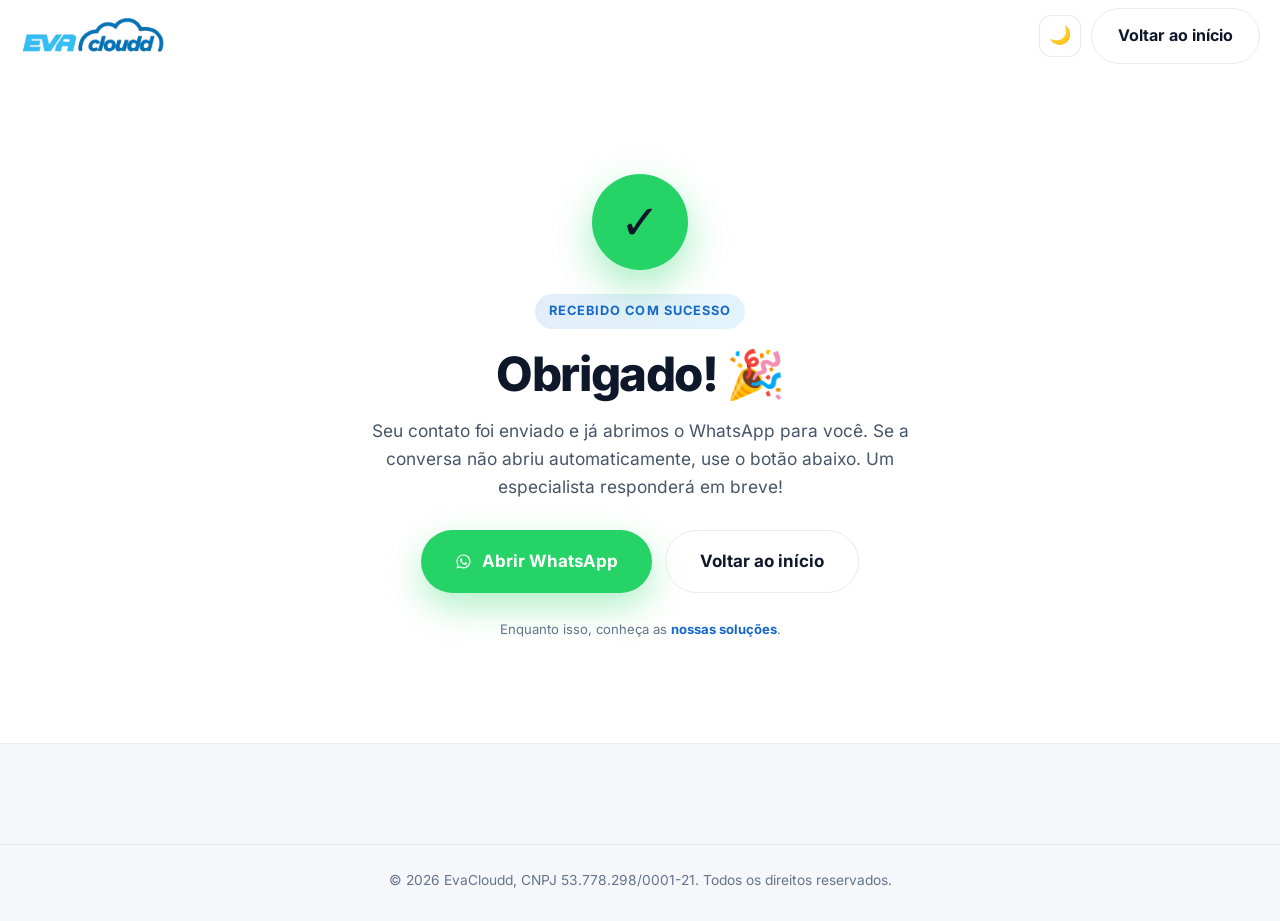
<file: obrigado.html>
<!DOCTYPE html>
<html lang="pt-BR" data-theme="light">
<head>
  <meta charset="UTF-8" />
  <meta name="viewport" content="width=device-width, initial-scale=1.0" />
  <title>Obrigado! | EvaCloudd</title>
  <meta name="description" content="Recebemos seu contato. Em breve um especialista da EvaCloudd falará com você." />
  <meta name="robots" content="noindex" />
  <meta name="theme-color" content="#1568c9" />
  <link rel="icon" type="image/png" sizes="32x32" href="assets/img/favicon-32.png" />
  <link rel="icon" type="image/png" sizes="16x16" href="assets/img/favicon-16.png" />
  <link rel="icon" type="image/png" sizes="192x192" href="assets/img/favicon-192.png" />
  <link rel="apple-touch-icon" href="assets/img/favicon-180.png" />
  <link rel="stylesheet" href="assets/fonts/inter.css" />
  <link rel="stylesheet" href="assets/css/style.css" />

  <!-- =====================================================
       CONVERSÃO, dispare aqui o evento de conversão dos anúncios.
       Esta página só é acessada APÓS o envio do formulário,
       por isso é o lugar ideal para contabilizar o lead.
       ===================================================== -->
  <!-- Google Ads:
  <script>gtag('event','conversion',{'send_to':'AW-XXXXXXX/YYYYYYYY'});</script>
  -->
  <!-- Meta Pixel:
  <script>fbq('track','Lead');</script>
  -->
  <script>
    // dispara o evento genérico (GTM/dataLayer) ao carregar a página de obrigado
    window.dataLayer = window.dataLayer || [];
    window.dataLayer.push({ event: "lead_confirmed" });
  </script>
</head>
<body>
  <header class="nav">
    <div class="container">
      <a href="index.html" class="logo"><img src="assets/img/logo.webp" alt="EvaCloudd" class="logo-img" /></a>
      <div class="nav-actions">
        <button class="theme-toggle" data-theme-toggle aria-label="Alternar tema"><span data-theme-icon>🌙</span></button>
        <a href="index.html" class="btn btn-ghost">Voltar ao início</a>
      </div>
    </div>
  </header>

  <section class="section" style="min-height:70vh;display:grid;place-items:center;text-align:center">
    <div class="container" style="max-width:640px">
      <div class="reveal in" style="width:96px;height:96px;border-radius:50%;background:var(--wa);display:grid;place-items:center;font-size:48px;margin:0 auto 24px;box-shadow:0 16px 40px rgba(37,211,102,.4)">✓</div>
      <span class="eyebrow">Recebido com sucesso</span>
      <h1 class="section-title">Obrigado! 🎉</h1>
      <p class="section-sub">Seu contato foi enviado e já abrimos o WhatsApp para você. Se a conversa não abriu automaticamente, use o botão abaixo. Um especialista responderá em breve!</p>
      <div class="hero-cta" style="justify-content:center;margin-top:30px">
        <a data-wa="obrigado" data-wa-msg="Olá! Acabei de preencher o formulário no site da EvaCloudd." class="btn btn-wa btn-lg"><svg viewBox="0 0 24 24" width="1em" height="1em" fill="currentColor" aria-hidden="true"><path d="M12.04 2c-5.46 0-9.9 4.44-9.9 9.9 0 1.75.46 3.45 1.32 4.95L2 22l5.25-1.38a9.86 9.86 0 0 0 4.79 1.22c5.46 0 9.9-4.44 9.9-9.9S17.5 2 12.04 2zm0 18.15c-1.53 0-3.03-.41-4.34-1.19l-.31-.18-3.12.82.83-3.04-.2-.31a8.2 8.2 0 0 1-1.26-4.37c0-4.54 3.7-8.23 8.24-8.23a8.2 8.2 0 0 1 8.23 8.24c0 4.54-3.7 8.24-8.24 8.24zm4.52-6.16c-.25-.12-1.47-.72-1.69-.8-.23-.09-.39-.13-.56.12-.16.25-.64.8-.79.97-.14.16-.29.18-.54.06-.25-.12-1.05-.39-1.99-1.23-.74-.66-1.23-1.47-1.38-1.72-.14-.25-.02-.38.11-.51.11-.11.25-.29.37-.43.13-.15.17-.25.25-.42.08-.16.04-.31-.02-.43-.06-.12-.56-1.34-.76-1.84-.2-.48-.4-.42-.56-.43h-.48c-.17 0-.43.06-.66.31-.22.25-.86.85-.86 2.07 0 1.22.89 2.4 1.01 2.56.12.17 1.75 2.67 4.23 3.74.59.26 1.05.41 1.41.53.59.19 1.13.16 1.56.1.48-.07 1.47-.6 1.68-1.18.21-.58.21-1.07.14-1.18-.06-.11-.22-.17-.47-.29z"/></svg> Abrir WhatsApp</a>
        <a href="index.html" class="btn btn-ghost btn-lg">Voltar ao início</a>
      </div>
      <p class="form-note" style="margin-top:26px">Enquanto isso, conheça as <a href="index.html#solucoes" style="color:var(--brand-600);font-weight:700">nossas soluções</a>.</p>
    </div>
  </section>

  <footer class="footer">
    <div class="container footer-bottom"><span>© <span data-year>2026</span> EvaCloudd, CNPJ 53.778.298/0001-21. Todos os direitos reservados.</span></div>
  </footer>

  <script src="assets/js/main.js?v=2"></script>
  <script src="https://analytics.evacloudd.com/px.js" data-cliente="243ec4f1-1e1a-43da-ae58-2d747310fd04"></script>
  <script>
    (function () {
      var s = document.createElement('script');
      s.src = 'https://app.clouddchat.com/widget.js';
      s.async = true;
      s.dataset.atendoKey = '85b25dd1e7780f36137acf3ad8f644ed';
      s.dataset.atendoApi = 'https://app.clouddchat.com/api/v1';
      document.head.appendChild(s);
    })();
  </script>
</body>
</html>
</file>
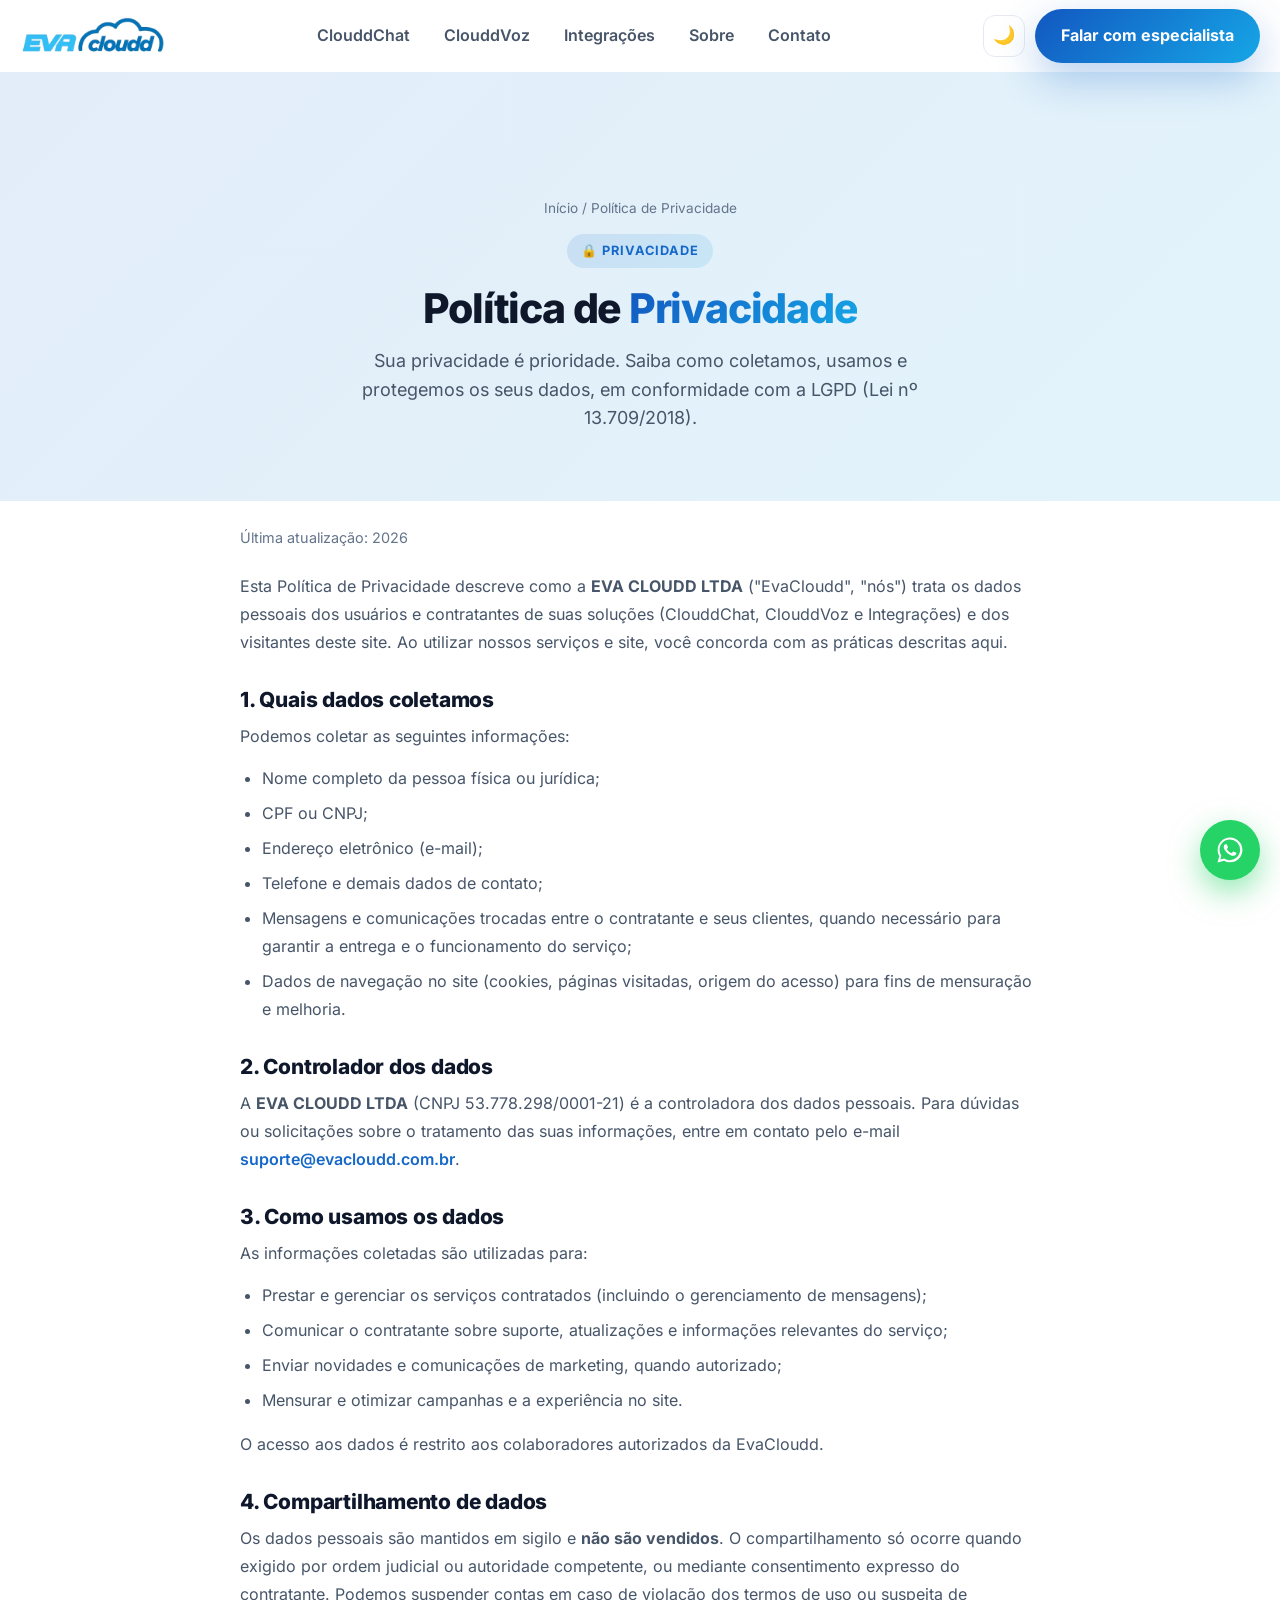
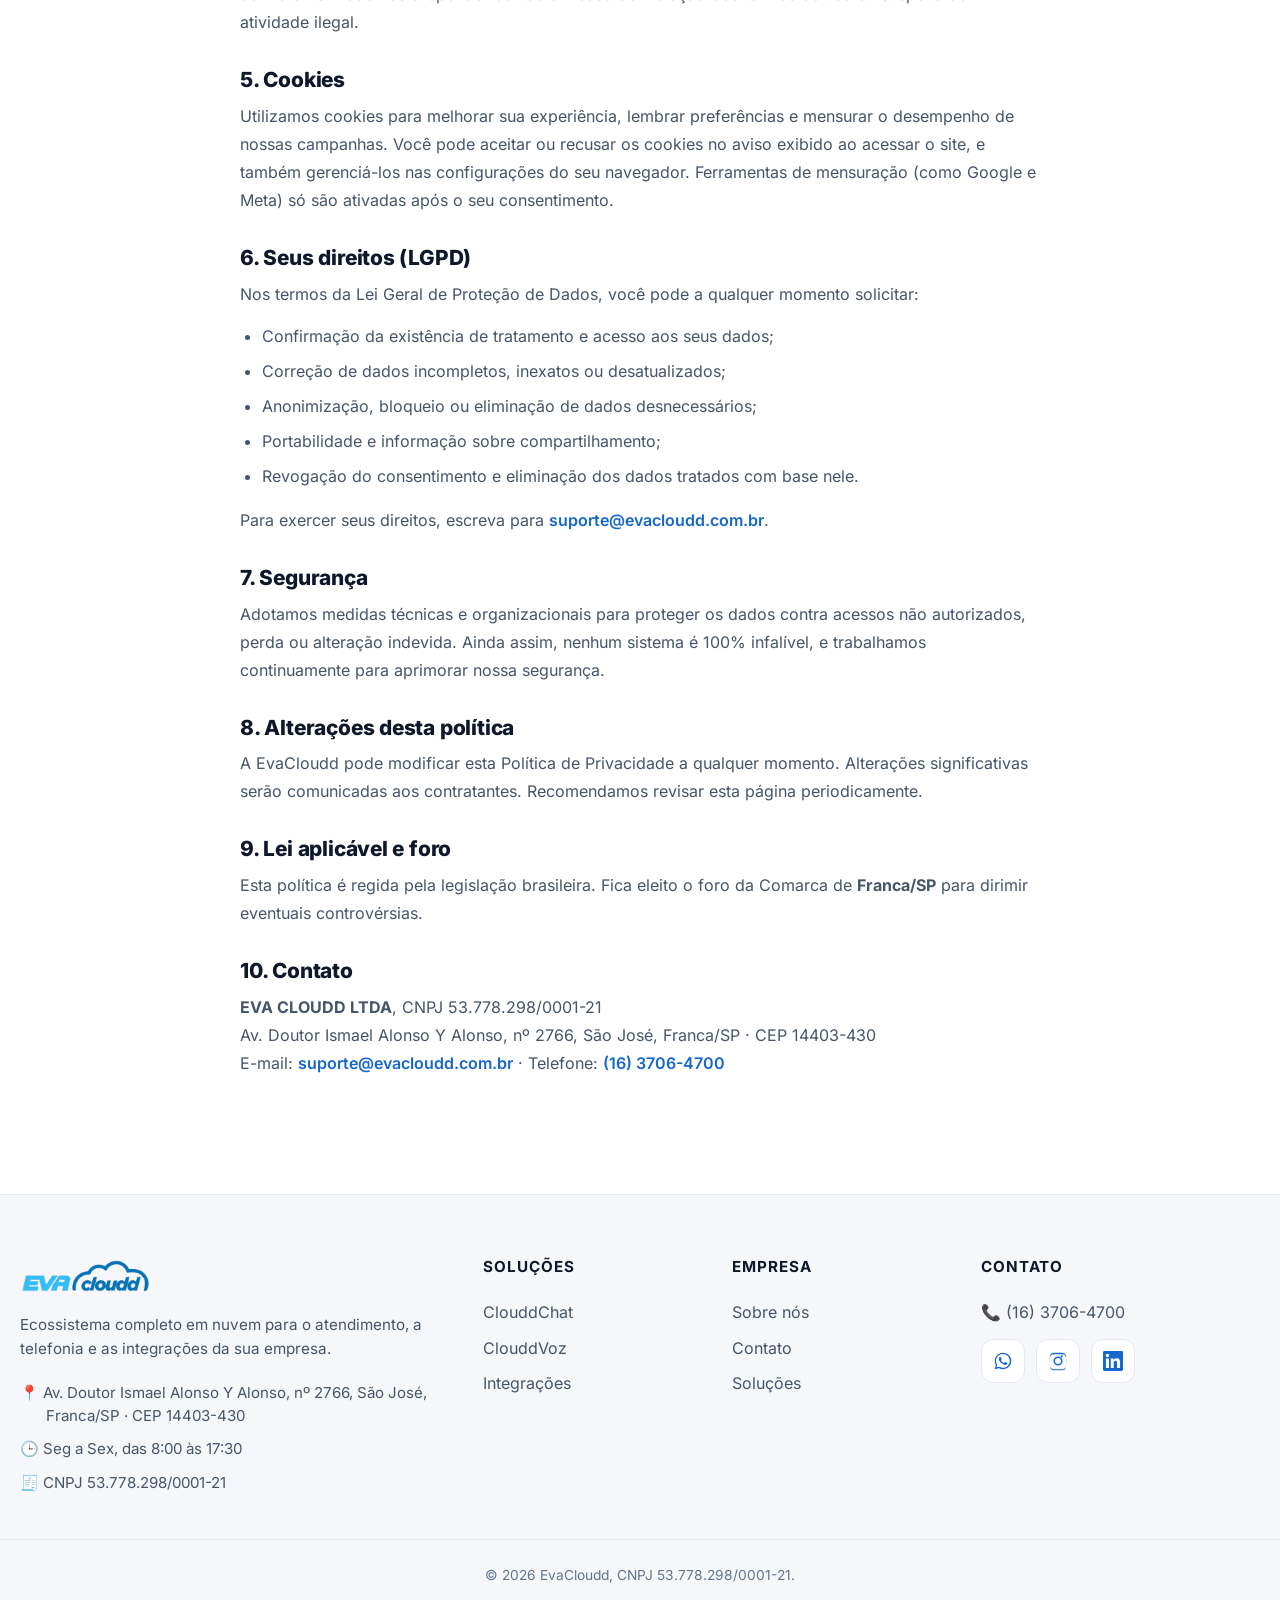
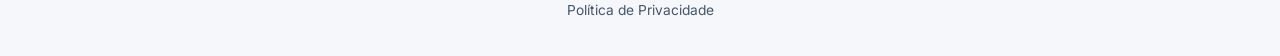
<file: politicadeprivacidade.html>
<!DOCTYPE html>
<html lang="pt-BR" data-theme="light">
<head>
  <meta charset="UTF-8" />
  <meta name="viewport" content="width=device-width, initial-scale=1.0" />
  <title>Política de Privacidade | EvaCloudd</title>
  <meta name="description" content="Política de Privacidade da EvaCloudd: como coletamos, usamos e protegemos os seus dados, em conformidade com a LGPD." />
  <link rel="canonical" href="https://evacloudd.com.br/politicadeprivacidade.html" />
  <meta name="theme-color" content="#1568c9" />
  <link rel="icon" type="image/png" sizes="32x32" href="assets/img/favicon-32.png" />
  <link rel="icon" type="image/png" sizes="16x16" href="assets/img/favicon-16.png" />
  <link rel="icon" type="image/png" sizes="192x192" href="assets/img/favicon-192.png" />
  <link rel="apple-touch-icon" href="assets/img/favicon-180.png" />
  <link rel="stylesheet" href="assets/fonts/inter.css" />
  <link rel="stylesheet" href="assets/css/style.css" />
</head>
<body>
  <header class="nav">
    <div class="container">
      <a href="index.html" class="logo"><img src="assets/img/logo.webp" alt="EvaCloudd" class="logo-img" /></a>
      <nav class="nav-links" aria-label="Principal">
        <a href="clouddchat.html">ClouddChat</a>
        <a href="clouddvoz.html">ClouddVoz</a>
        <a href="integracoes.html">Integrações</a>
        <a href="sobre.html">Sobre</a>
        <a href="contato.html">Contato</a>
      </nav>
      <div class="nav-actions">
        <button class="theme-toggle" data-theme-toggle aria-label="Alternar tema"><span data-theme-icon>🌙</span></button>
        <a href="contato.html" class="btn btn-primary nav-cta">Falar com especialista</a>
        <button class="hamburger" aria-label="Abrir menu" aria-expanded="false"><span></span></button>
      </div>
    </div>
  </header>
  <div class="mobile-menu">
    <a href="clouddchat.html">ClouddChat</a>
    <a href="clouddvoz.html">ClouddVoz</a>
    <a href="integracoes.html">Integrações</a>
    <a href="sobre.html">Sobre</a>
    <a href="contato.html">Contato</a>
    <a href="contato.html" class="btn btn-primary">Falar com especialista</a>
  </div>

  <section class="page-hero">
    <div class="container">
      <div class="breadcrumb reveal in"><a href="index.html">Início</a> / Política de Privacidade</div>
      <span class="eyebrow reveal in">🔒 Privacidade</span>
      <h1 class="reveal in">Política de <span class="text-grad">Privacidade</span></h1>
      <p class="reveal in">Sua privacidade é prioridade. Saiba como coletamos, usamos e protegemos os seus dados, em conformidade com a LGPD (Lei nº 13.709/2018).</p>
    </div>
  </section>

  <section class="section" style="padding-top:24px">
    <div class="container" style="max-width:840px">
      <div class="legal reveal">
        <p class="legal-updated">Última atualização: <span data-year>2026</span></p>

        <p>Esta Política de Privacidade descreve como a <b>EVA CLOUDD LTDA</b> ("EvaCloudd", "nós") trata os dados pessoais dos usuários e contratantes de suas soluções (ClouddChat, ClouddVoz e Integrações) e dos visitantes deste site. Ao utilizar nossos serviços e site, você concorda com as práticas descritas aqui.</p>

        <h2>1. Quais dados coletamos</h2>
        <p>Podemos coletar as seguintes informações:</p>
        <ul>
          <li>Nome completo da pessoa física ou jurídica;</li>
          <li>CPF ou CNPJ;</li>
          <li>Endereço eletrônico (e-mail);</li>
          <li>Telefone e demais dados de contato;</li>
          <li>Mensagens e comunicações trocadas entre o contratante e seus clientes, quando necessário para garantir a entrega e o funcionamento do serviço;</li>
          <li>Dados de navegação no site (cookies, páginas visitadas, origem do acesso) para fins de mensuração e melhoria.</li>
        </ul>

        <h2>2. Controlador dos dados</h2>
        <p>A <b>EVA CLOUDD LTDA</b> (CNPJ 53.778.298/0001-21) é a controladora dos dados pessoais. Para dúvidas ou solicitações sobre o tratamento das suas informações, entre em contato pelo e-mail <a href="mailto:suporte@evacloudd.com.br">suporte@evacloudd.com.br</a>.</p>

        <h2>3. Como usamos os dados</h2>
        <p>As informações coletadas são utilizadas para:</p>
        <ul>
          <li>Prestar e gerenciar os serviços contratados (incluindo o gerenciamento de mensagens);</li>
          <li>Comunicar o contratante sobre suporte, atualizações e informações relevantes do serviço;</li>
          <li>Enviar novidades e comunicações de marketing, quando autorizado;</li>
          <li>Mensurar e otimizar campanhas e a experiência no site.</li>
        </ul>
        <p>O acesso aos dados é restrito aos colaboradores autorizados da EvaCloudd.</p>

        <h2>4. Compartilhamento de dados</h2>
        <p>Os dados pessoais são mantidos em sigilo e <b>não são vendidos</b>. O compartilhamento só ocorre quando exigido por ordem judicial ou autoridade competente, ou mediante consentimento expresso do contratante. Podemos suspender contas em caso de violação dos termos de uso ou suspeita de atividade ilegal.</p>

        <h2>5. Cookies</h2>
        <p>Utilizamos cookies para melhorar sua experiência, lembrar preferências e mensurar o desempenho de nossas campanhas. Você pode aceitar ou recusar os cookies no aviso exibido ao acessar o site, e também gerenciá-los nas configurações do seu navegador. Ferramentas de mensuração (como Google e Meta) só são ativadas após o seu consentimento.</p>

        <h2>6. Seus direitos (LGPD)</h2>
        <p>Nos termos da Lei Geral de Proteção de Dados, você pode a qualquer momento solicitar:</p>
        <ul>
          <li>Confirmação da existência de tratamento e acesso aos seus dados;</li>
          <li>Correção de dados incompletos, inexatos ou desatualizados;</li>
          <li>Anonimização, bloqueio ou eliminação de dados desnecessários;</li>
          <li>Portabilidade e informação sobre compartilhamento;</li>
          <li>Revogação do consentimento e eliminação dos dados tratados com base nele.</li>
        </ul>
        <p>Para exercer seus direitos, escreva para <a href="mailto:suporte@evacloudd.com.br">suporte@evacloudd.com.br</a>.</p>

        <h2>7. Segurança</h2>
        <p>Adotamos medidas técnicas e organizacionais para proteger os dados contra acessos não autorizados, perda ou alteração indevida. Ainda assim, nenhum sistema é 100% infalível, e trabalhamos continuamente para aprimorar nossa segurança.</p>

        <h2>8. Alterações desta política</h2>
        <p>A EvaCloudd pode modificar esta Política de Privacidade a qualquer momento. Alterações significativas serão comunicadas aos contratantes. Recomendamos revisar esta página periodicamente.</p>

        <h2>9. Lei aplicável e foro</h2>
        <p>Esta política é regida pela legislação brasileira. Fica eleito o foro da Comarca de <b>Franca/SP</b> para dirimir eventuais controvérsias.</p>

        <h2>10. Contato</h2>
        <p>
          <b>EVA CLOUDD LTDA</b>, CNPJ 53.778.298/0001-21<br>
          Av. Doutor Ismael Alonso Y Alonso, nº 2766, São José, Franca/SP · CEP 14403-430<br>
          E-mail: <a href="mailto:suporte@evacloudd.com.br">suporte@evacloudd.com.br</a> · Telefone: <a href="tel:+551637064700">(16) 3706-4700</a>
        </p>
      </div>
    </div>
  </section>

  <footer class="footer">
    <div class="container footer-grid">
      <div class="brand-col">
        <a href="index.html" class="logo"><img src="assets/img/logo.webp" alt="EvaCloudd" class="logo-img" /></a>
        <p>Ecossistema completo em nuvem para o atendimento, a telefonia e as integrações da sua empresa.</p>
        <span>📍 Av. Doutor Ismael Alonso Y Alonso, nº 2766, São José, Franca/SP · CEP 14403-430</span><span>🕒 Seg a Sex, das 8:00 às 17:30</span><span>🧾 CNPJ 53.778.298/0001-21</span>
      </div>
      <div><h5>Soluções</h5><a href="clouddchat.html">ClouddChat</a><a href="clouddvoz.html">ClouddVoz</a><a href="integracoes.html">Integrações</a></div>
      <div><h5>Empresa</h5><a href="sobre.html">Sobre nós</a><a href="contato.html">Contato</a><a href="index.html#solucoes">Soluções</a></div>
      <div><h5>Contato</h5><a href="tel:+551637064700">📞 (16) 3706-4700</a>
        <div class="socials">
          <a data-wa="footer" aria-label="WhatsApp"><svg viewBox="0 0 24 24" width="1em" height="1em" fill="currentColor" aria-hidden="true"><path d="M12.04 2c-5.46 0-9.9 4.44-9.9 9.9 0 1.75.46 3.45 1.32 4.95L2 22l5.25-1.38a9.86 9.86 0 0 0 4.79 1.22c5.46 0 9.9-4.44 9.9-9.9S17.5 2 12.04 2zm0 18.15c-1.53 0-3.03-.41-4.34-1.19l-.31-.18-3.12.82.83-3.04-.2-.31a8.2 8.2 0 0 1-1.26-4.37c0-4.54 3.7-8.23 8.24-8.23a8.2 8.2 0 0 1 8.23 8.24c0 4.54-3.7 8.24-8.24 8.24zm4.52-6.16c-.25-.12-1.47-.72-1.69-.8-.23-.09-.39-.13-.56.12-.16.25-.64.8-.79.97-.14.16-.29.18-.54.06-.25-.12-1.05-.39-1.99-1.23-.74-.66-1.23-1.47-1.38-1.72-.14-.25-.02-.38.11-.51.11-.11.25-.29.37-.43.13-.15.17-.25.25-.42.08-.16.04-.31-.02-.43-.06-.12-.56-1.34-.76-1.84-.2-.48-.4-.42-.56-.43h-.48c-.17 0-.43.06-.66.31-.22.25-.86.85-.86 2.07 0 1.22.89 2.4 1.01 2.56.12.17 1.75 2.67 4.23 3.74.59.26 1.05.41 1.41.53.59.19 1.13.16 1.56.1.48-.07 1.47-.6 1.68-1.18.21-.58.21-1.07.14-1.18-.06-.11-.22-.17-.47-.29z"/></svg></a>
          <a href="https://www.instagram.com/evacloudd/" target="_blank" rel="noopener" aria-label="Instagram"><svg viewBox="0 0 24 24" width="1em" height="1em" fill="currentColor" aria-hidden="true"><path d="M12 2.16c3.2 0 3.58.01 4.85.07 1.17.06 1.8.25 2.23.42.56.21.96.47 1.38.9.43.42.69.82.9 1.38.17.42.36 1.05.42 2.23.06 1.27.07 1.65.07 4.85s-.01 3.58-.07 4.85c-.06 1.17-.25 1.8-.42 2.23-.21.56-.47.96-.9 1.38-.42.43-.82.69-1.38.9-.42.17-1.06.36-2.23.42-1.27.06-1.65.07-4.85.07s-3.58-.01-4.85-.07c-1.17-.06-1.8-.25-2.23-.42a3.7 3.7 0 0 1-1.38-.9 3.7 3.7 0 0 1-.9-1.38c-.17-.42-.36-1.06-.42-2.23C2.17 15.58 2.16 15.2 2.16 12s.01-3.58.07-4.85c.06-1.18.25-1.81.42-2.23.21-.56.47-.96.9-1.38.42-.43.82-.69 1.38-.9.42-.17 1.06-.36 2.23-.42C8.42 2.17 8.8 2.16 12 2.16zm0 1.62c-3.15 0-3.52.01-4.76.07-1.15.05-1.77.24-2.19.4-.55.22-.94.47-1.36.89-.42.42-.67.81-.88 1.36-.16.42-.35 1.04-.4 2.19-.06 1.24-.07 1.61-.07 4.76s.01 3.52.07 4.76c.05 1.15.24 1.77.4 2.19.21.55.46.94.88 1.36.42.42.81.67 1.36.88.42.16 1.04.35 2.19.4 1.24.06 1.61.07 4.76.07s3.52-.01 4.76-.07c1.15-.05 1.77-.24 2.19-.4.55-.21.94-.46 1.36-.88.42-.42.67-.81.88-1.36.16-.42.35-1.04.4-2.19.06-1.24.07-1.61.07-4.76s-.01-3.52-.07-4.76c-.05-1.15-.24-1.77-.4-2.19a3.66 3.66 0 0 0-.88-1.36 3.66 3.66 0 0 0-1.36-.88c-.42-.16-1.04-.35-2.19-.4-1.24-.06-1.61-.07-4.76-.07zm0 2.76a5.46 5.46 0 1 0 0 10.92 5.46 5.46 0 0 0 0-10.92zm0 9a3.54 3.54 0 1 1 0-7.08 3.54 3.54 0 0 1 0 7.08zm5.69-9.2a1.28 1.28 0 1 1-2.55 0 1.28 1.28 0 0 1 2.55 0z"/></svg></a>
          <a href="https://www.linkedin.com/company/evacloudd/" target="_blank" rel="noopener" aria-label="LinkedIn"><svg viewBox="0 0 24 24" width="1em" height="1em" fill="currentColor" aria-hidden="true"><path d="M20.45 20.45h-3.56v-5.57c0-1.33-.03-3.04-1.85-3.04-1.86 0-2.14 1.45-2.14 2.94v5.67H9.35V9h3.41v1.56h.05c.48-.9 1.64-1.85 3.37-1.85 3.6 0 4.27 2.37 4.27 5.46v6.28zM5.34 7.43a2.07 2.07 0 1 1 0-4.14 2.07 2.07 0 0 1 0 4.14zM7.12 20.45H3.55V9h3.57v11.45zM22.22 0H1.77C.79 0 0 .77 0 1.72v20.56C0 23.23.79 24 1.77 24h20.45c.98 0 1.78-.77 1.78-1.72V1.72C24 .77 23.2 0 22.22 0z"/></svg></a>
        </div>
      </div>
    </div>
    <div class="container footer-bottom"><span>© <span data-year>2026</span> EvaCloudd, CNPJ 53.778.298/0001-21.</span><span><a href="politicadeprivacidade.html">Política de Privacidade</a></span></div>
  </footer>

  <a class="wa-float" data-wa="float" aria-label="Falar no WhatsApp"><svg viewBox="0 0 24 24" width="30" height="30" fill="currentColor" aria-hidden="true"><path d="M12.04 2c-5.46 0-9.9 4.44-9.9 9.9 0 1.75.46 3.45 1.32 4.95L2 22l5.25-1.38a9.86 9.86 0 0 0 4.79 1.22c5.46 0 9.9-4.44 9.9-9.9S17.5 2 12.04 2zm0 18.15c-1.53 0-3.03-.41-4.34-1.19l-.31-.18-3.12.82.83-3.04-.2-.31a8.2 8.2 0 0 1-1.26-4.37c0-4.54 3.7-8.23 8.24-8.23a8.2 8.2 0 0 1 8.23 8.24c0 4.54-3.7 8.24-8.24 8.24zm4.52-6.16c-.25-.12-1.47-.72-1.69-.8-.23-.09-.39-.13-.56.12-.16.25-.64.8-.79.97-.14.16-.29.18-.54.06-.25-.12-1.05-.39-1.99-1.23-.74-.66-1.23-1.47-1.38-1.72-.14-.25-.02-.38.11-.51.11-.11.25-.29.37-.43.13-.15.17-.25.25-.42.08-.16.04-.31-.02-.43-.06-.12-.56-1.34-.76-1.84-.2-.48-.4-.42-.56-.43h-.48c-.17 0-.43.06-.66.31-.22.25-.86.85-.86 2.07 0 1.22.89 2.4 1.01 2.56.12.17 1.75 2.67 4.23 3.74.59.26 1.05.41 1.41.53.59.19 1.13.16 1.56.1.48-.07 1.47-.6 1.68-1.18.21-.58.21-1.07.14-1.18-.06-.11-.22-.17-.47-.29z"/></svg></a>
  <script src="assets/js/main.js?v=2"></script>
  <script src="https://analytics.evacloudd.com/px.js" data-cliente="243ec4f1-1e1a-43da-ae58-2d747310fd04"></script>
  <script>
    (function () {
      var s = document.createElement('script');
      s.src = 'https://app.clouddchat.com/widget.js';
      s.async = true;
      s.dataset.atendoKey = '85b25dd1e7780f36137acf3ad8f644ed';
      s.dataset.atendoApi = 'https://app.clouddchat.com/api/v1';
      document.head.appendChild(s);
    })();
  </script>
</body>
</html>
</file>
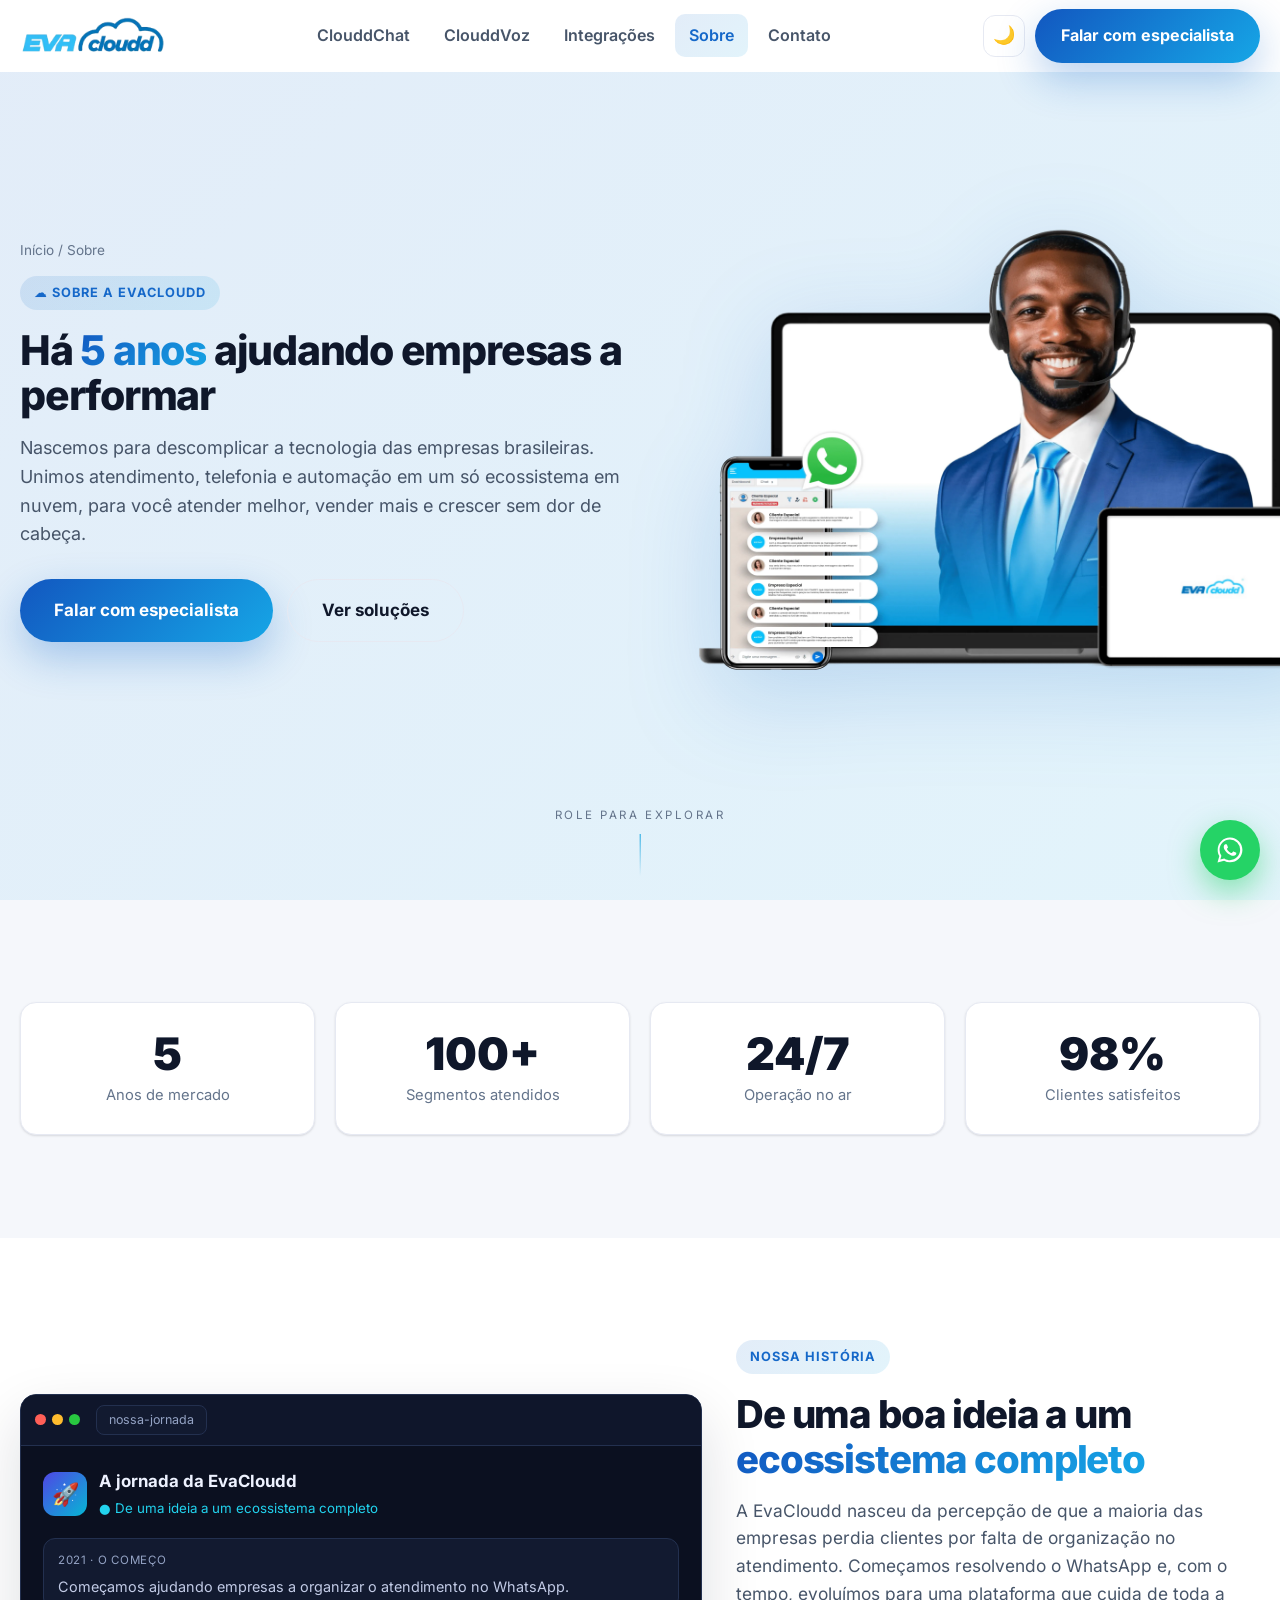
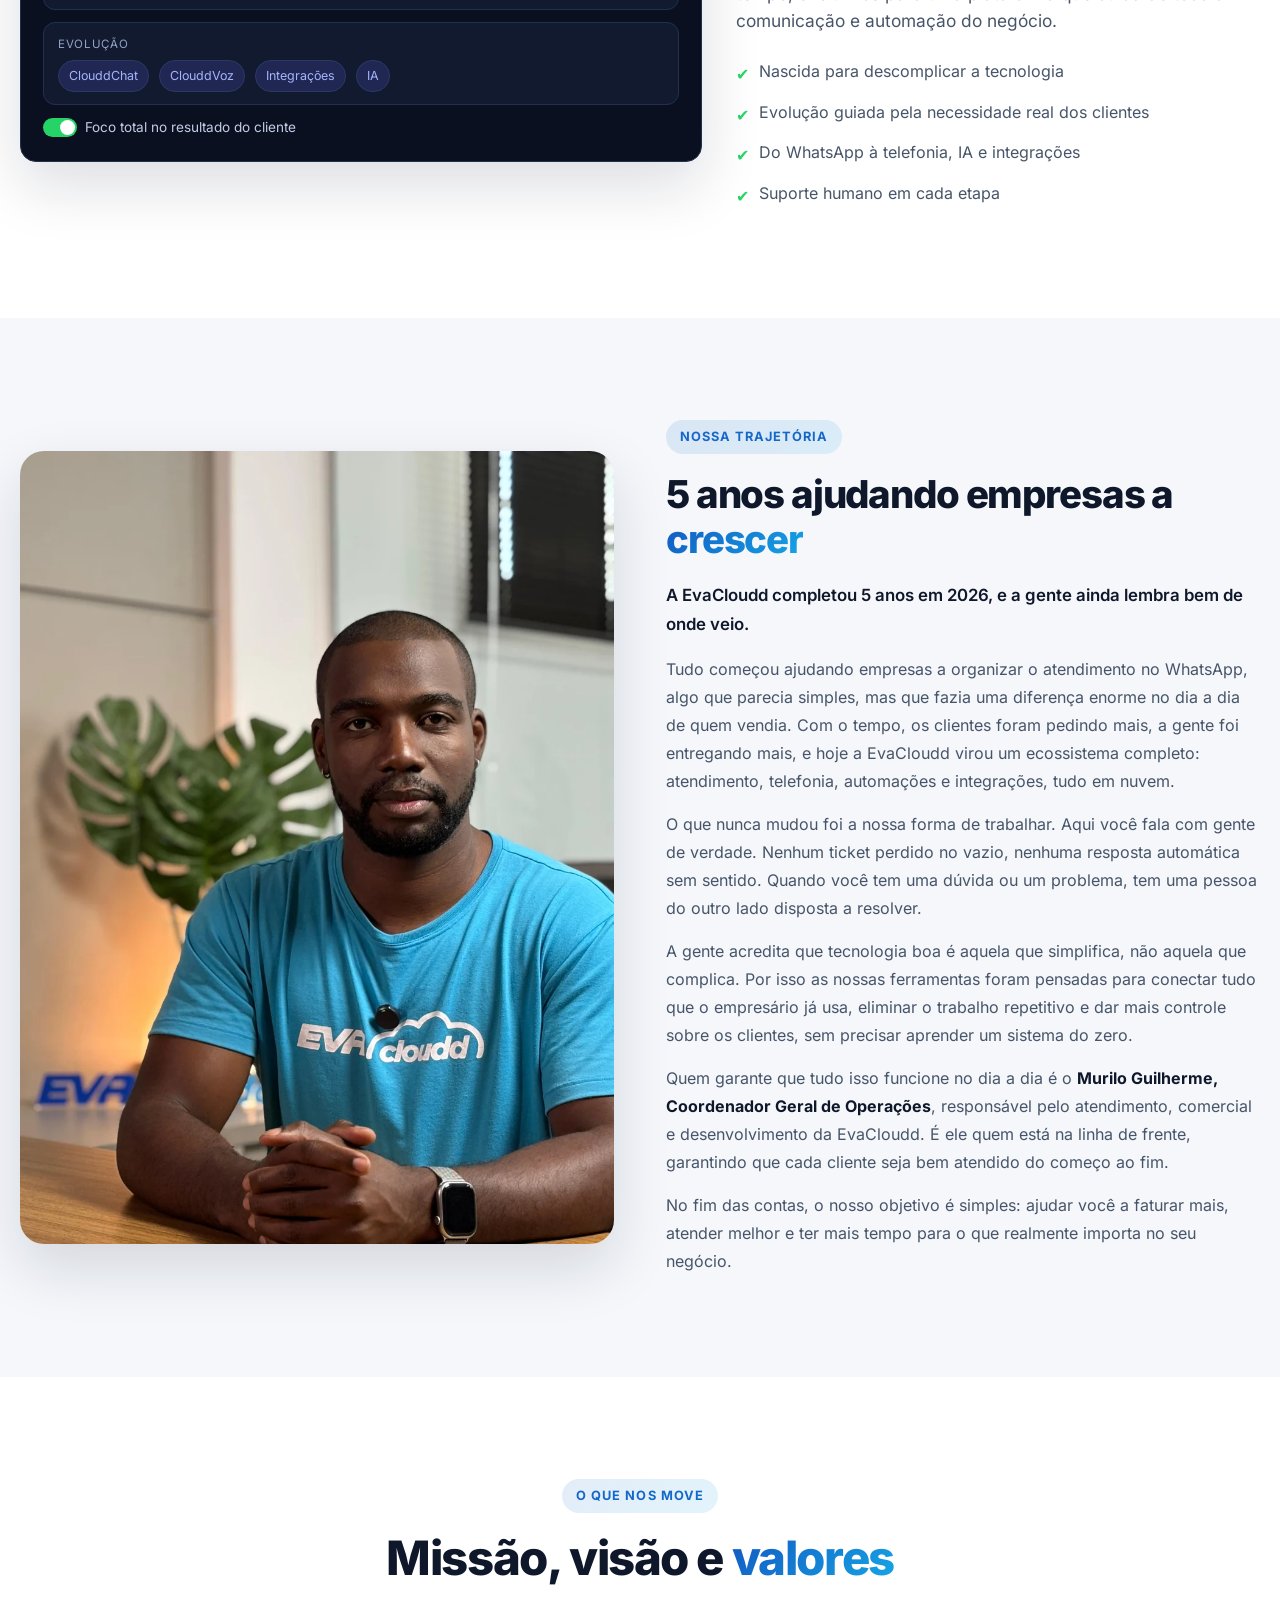
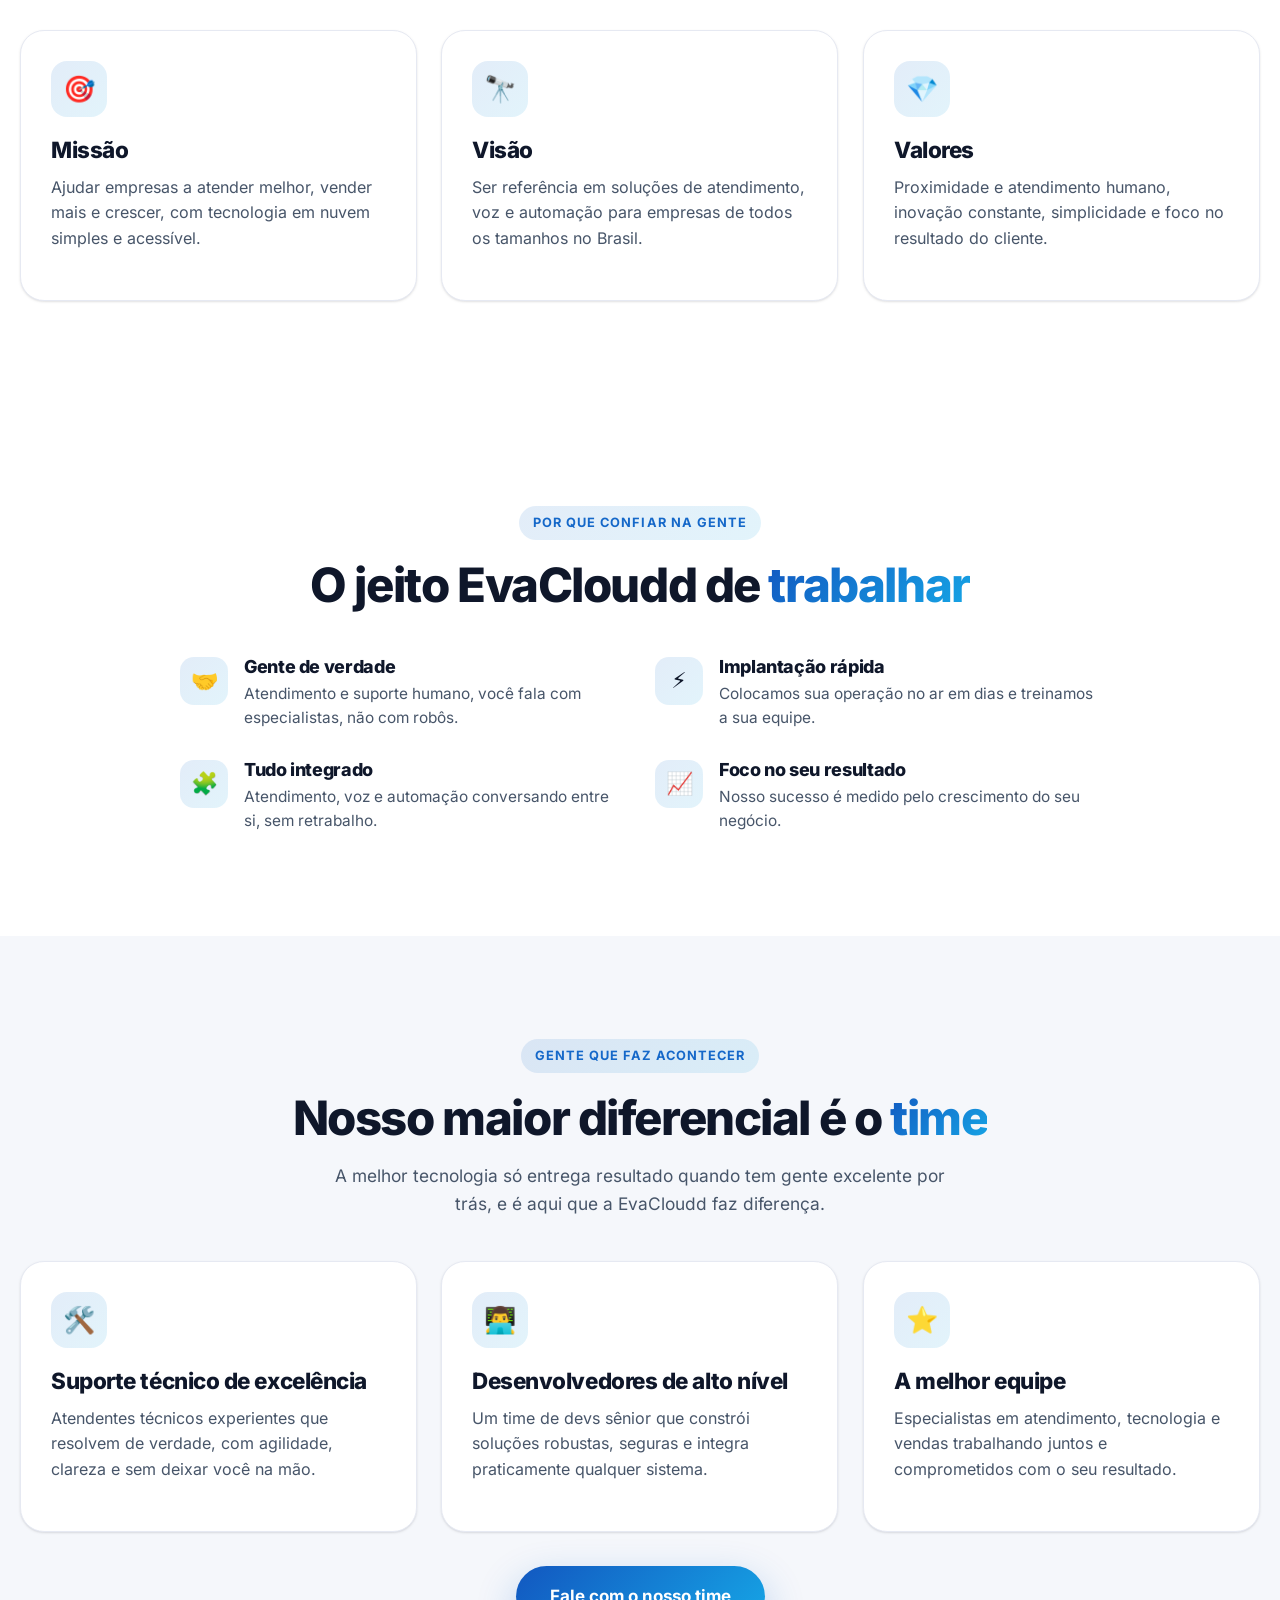
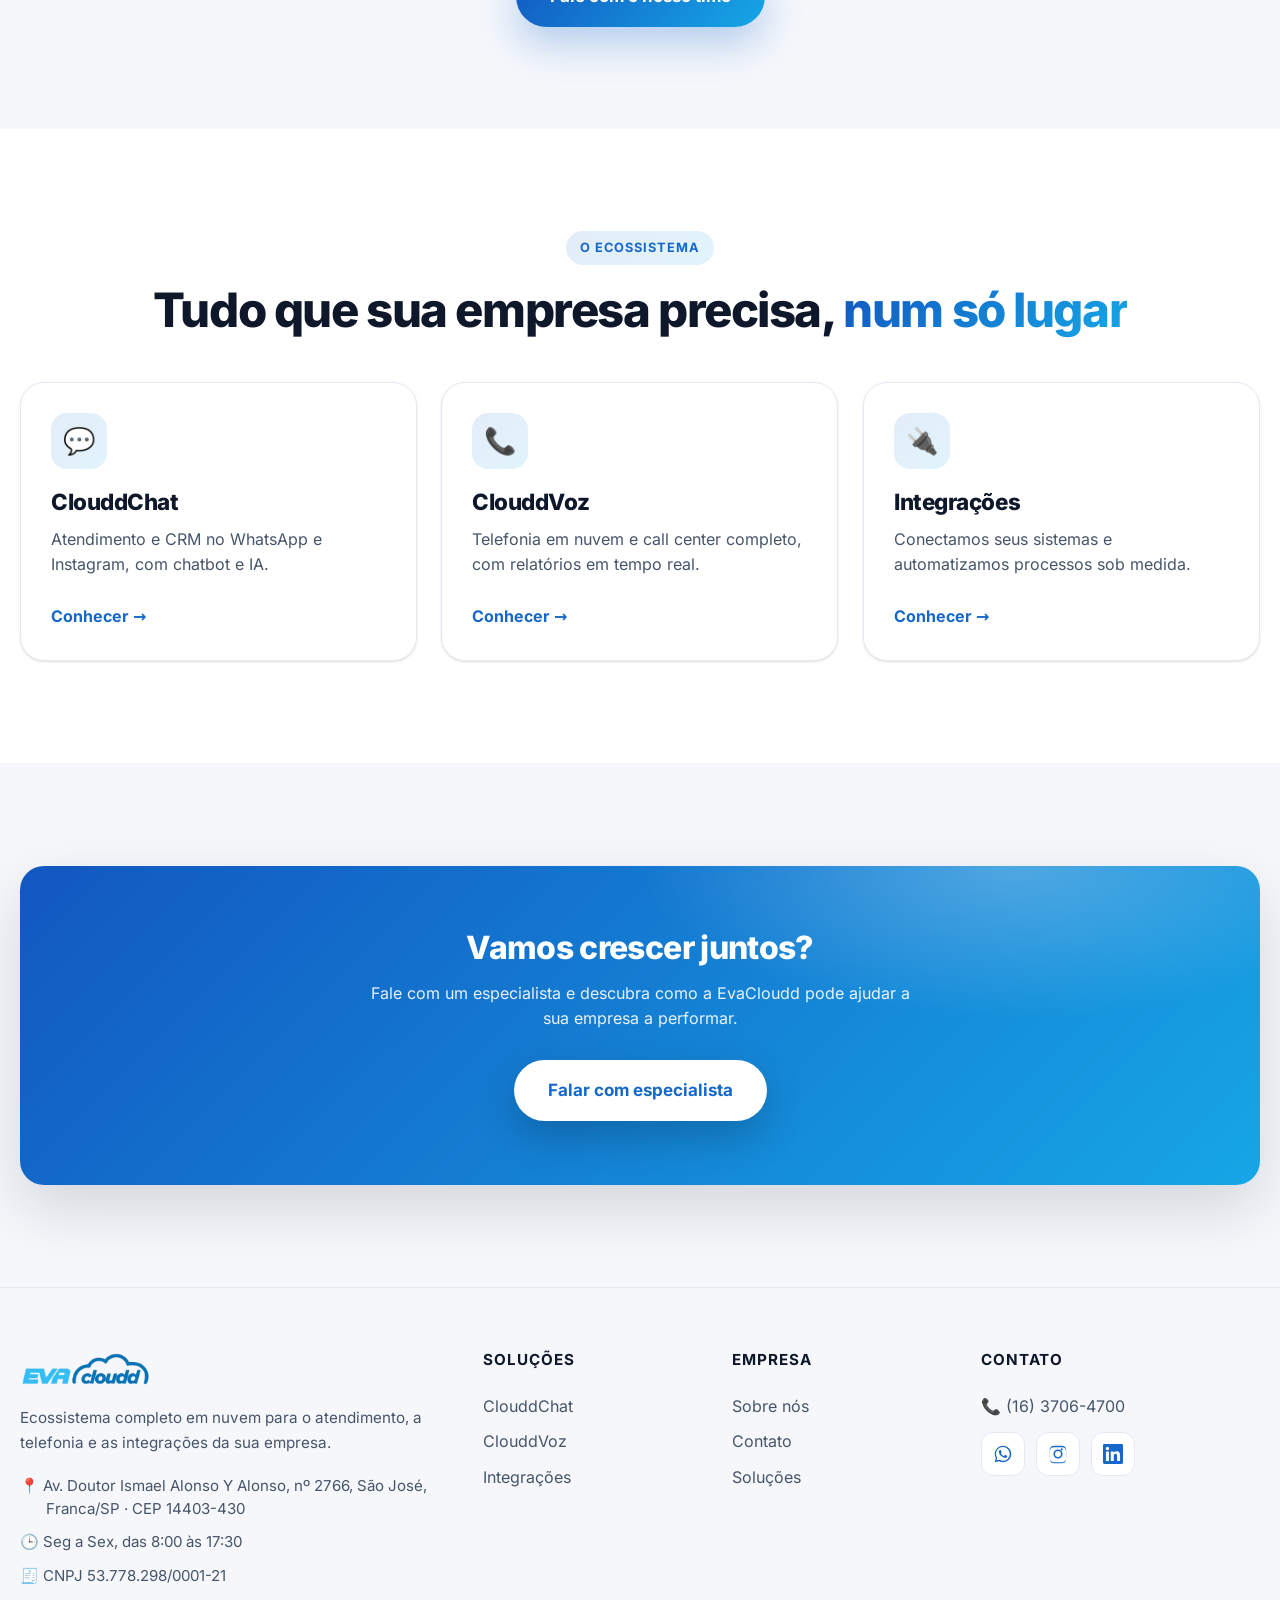
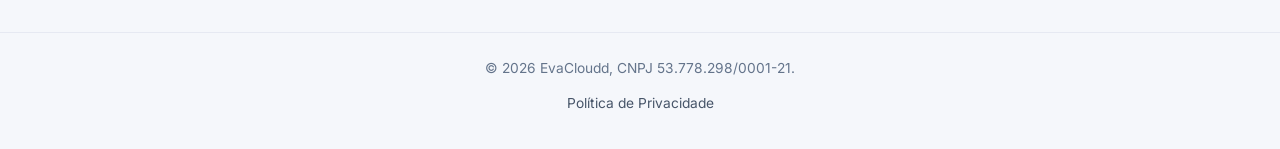
<file: sobre.html>
<!DOCTYPE html>
<html lang="pt-BR" data-theme="light">
<head>
  <meta charset="UTF-8" />
  <meta name="viewport" content="width=device-width, initial-scale=1.0" />
  <title>Sobre a EvaCloudd | 5 anos ajudando empresas a performar</title>
  <meta name="description" content="Há 5 anos a EvaCloudd ajuda empresas a atender melhor, vender mais e crescer com tecnologia em nuvem: WhatsApp com IA, telefonia inteligente e integrações. Conheça nossa história." />
  <link rel="canonical" href="https://evacloudd.com.br/sobre.html" />
  <meta property="og:title" content="Sobre a EvaCloudd" />
  <meta property="og:description" content="5 anos ajudando empresas a performar com tecnologia em nuvem." />
  <meta name="theme-color" content="#1568c9" />
  <link rel="icon" type="image/png" sizes="32x32" href="assets/img/favicon-32.png" />
  <link rel="icon" type="image/png" sizes="16x16" href="assets/img/favicon-16.png" />
  <link rel="icon" type="image/png" sizes="192x192" href="assets/img/favicon-192.png" />
  <link rel="apple-touch-icon" href="assets/img/favicon-180.png" />
  <link rel="stylesheet" href="assets/fonts/inter.css" />
  <link rel="stylesheet" href="assets/css/style.css" />
</head>
<body>
  <header class="nav">
    <div class="container">
      <a href="index.html" class="logo"><img src="assets/img/logo.webp" alt="EvaCloudd" class="logo-img" /></a>
      <nav class="nav-links" aria-label="Principal">
        <a href="clouddchat.html">ClouddChat</a>
        <a href="clouddvoz.html">ClouddVoz</a>
        <a href="integracoes.html">Integrações</a>
        <a href="sobre.html" class="active">Sobre</a>
        <a href="contato.html">Contato</a>
      </nav>
      <div class="nav-actions">
        <button class="theme-toggle" data-theme-toggle aria-label="Alternar tema"><span data-theme-icon>🌙</span></button>
        <a href="contato.html" class="btn btn-primary nav-cta">Falar com especialista</a>
        <button class="hamburger" aria-label="Abrir menu" aria-expanded="false"><span></span></button>
      </div>
    </div>
  </header>
  <div class="mobile-menu">
    <a href="clouddchat.html">ClouddChat</a>
    <a href="clouddvoz.html">ClouddVoz</a>
    <a href="integracoes.html">Integrações</a>
    <a href="sobre.html">Sobre</a>
    <a href="contato.html">Contato</a>
    <a href="contato.html" class="btn btn-primary">Falar com especialista</a>
  </div>

  <!-- HERO -->
  <section class="page-hero hero-split hero-up">
    <div class="container">
      <div class="reveal in">
        <div class="breadcrumb"><a href="index.html">Início</a> / Sobre</div>
        <span class="eyebrow">☁ Sobre a EvaCloudd</span>
        <h1>Há <span class="text-grad">5 anos</span> ajudando empresas a performar</h1>
        <p>Nascemos para descomplicar a tecnologia das empresas brasileiras. Unimos atendimento, telefonia e automação em um só ecossistema em nuvem, para você atender melhor, vender mais e crescer sem dor de cabeça.</p>
        <div class="hero-cta">
          <a href="contato.html" class="btn btn-primary btn-lg">Falar com especialista</a>
          <a href="index.html#solucoes" class="btn btn-ghost btn-lg">Ver soluções</a>
        </div>
      </div>
      <div class="reveal in" data-delay="1"><img src="assets/img/hero.webp" class="feat-img" alt="Equipe EvaCloudd e o sistema em nuvem" fetchpriority="high" /></div>
    </div>
    <a href="#explorar" class="scrolldown" aria-label="Rolar para baixo"><span>Role para explorar</span><i></i></a>
  </section>

  <!-- NÚMEROS -->
  <section class="section section-alt" id="explorar">
    <div class="container">
      <div class="stats">
        <div class="stat reveal"><div class="num"><span data-count="5">0</span></div><div class="lbl">Anos de mercado</div></div>
        <div class="stat reveal" data-delay="1"><div class="num"><span data-count="100" data-suffix="+">0</span></div><div class="lbl">Segmentos atendidos</div></div>
        <div class="stat reveal" data-delay="2"><div class="num"><span data-count="24" data-suffix="/7">0</span></div><div class="lbl">Operação no ar</div></div>
        <div class="stat reveal" data-delay="3"><div class="num"><span data-count="98" data-suffix="%">0</span></div><div class="lbl">Clientes satisfeitos</div></div>
      </div>
    </div>
  </section>

  <!-- NOSSA HISTÓRIA -->
  <section class="section">
    <div class="container">
      <div class="showcase">
        <div class="shot ai-mock reveal">
          <div class="shot-bar"><i></i><i></i><i></i><span class="url">nossa-jornada</span></div>
          <div class="ai-body">
            <div class="ai-head"><div class="ai-ava">🚀</div><div><b>A jornada da EvaCloudd</b><br><small>● De uma ideia a um ecossistema completo</small></div></div>
            <div class="ai-field"><div class="lbl">2021 · O começo</div><div class="val">Começamos ajudando empresas a organizar o atendimento no WhatsApp.</div></div>
            <div class="ai-field"><div class="lbl">Evolução</div><div class="ai-row"><span class="ai-tag">ClouddChat</span><span class="ai-tag">ClouddVoz</span><span class="ai-tag">Integrações</span><span class="ai-tag">IA</span></div></div>
            <div class="ai-toggle"><span class="ai-sw"></span> Foco total no resultado do cliente</div>
          </div>
        </div>
        <div class="reveal" data-delay="1">
          <span class="eyebrow">Nossa história</span>
          <h2 class="section-title" style="font-size:clamp(1.6rem,4vw,2.4rem)">De uma boa ideia a um <span class="text-grad">ecossistema completo</span></h2>
          <p class="section-sub" style="margin-left:0">A EvaCloudd nasceu da percepção de que a maioria das empresas perdia clientes por falta de organização no atendimento. Começamos resolvendo o WhatsApp e, com o tempo, evoluímos para uma plataforma que cuida de toda a comunicação e automação do negócio.</p>
          <ul class="feature-list" style="margin-top:18px">
            <li><span class="check">✔</span> Nascida para descomplicar a tecnologia</li>
            <li><span class="check">✔</span> Evolução guiada pela necessidade real dos clientes</li>
            <li><span class="check">✔</span> Do WhatsApp à telefonia, IA e integrações</li>
            <li><span class="check">✔</span> Suporte humano em cada etapa</li>
          </ul>
        </div>
      </div>
    </div>
  </section>

  <!-- FUNDADOR / TRAJETÓRIA -->
  <section class="section section-alt">
    <div class="container">
      <div class="split founder-split" style="align-items:center;gap:clamp(28px,4vw,56px)">
        <div class="reveal">
          <img src="assets/img/murilo.webp" alt="Murilo Guilherme, Coordenador Geral de Operações da EvaCloudd" class="founder-img" loading="lazy" />
        </div>
        <div class="reveal" data-delay="1">
          <span class="eyebrow">Nossa trajetória</span>
          <h2 class="section-title" style="font-size:clamp(1.6rem,4vw,2.4rem)">5 anos ajudando empresas a <span class="text-grad">crescer</span></h2>
          <div class="founder-text">
            <p>A EvaCloudd completou 5 anos em 2026, e a gente ainda lembra bem de onde veio.</p>
            <p>Tudo começou ajudando empresas a organizar o atendimento no WhatsApp, algo que parecia simples, mas que fazia uma diferença enorme no dia a dia de quem vendia. Com o tempo, os clientes foram pedindo mais, a gente foi entregando mais, e hoje a EvaCloudd virou um ecossistema completo: atendimento, telefonia, automações e integrações, tudo em nuvem.</p>
            <p>O que nunca mudou foi a nossa forma de trabalhar. Aqui você fala com gente de verdade. Nenhum ticket perdido no vazio, nenhuma resposta automática sem sentido. Quando você tem uma dúvida ou um problema, tem uma pessoa do outro lado disposta a resolver.</p>
            <p>A gente acredita que tecnologia boa é aquela que simplifica, não aquela que complica. Por isso as nossas ferramentas foram pensadas para conectar tudo que o empresário já usa, eliminar o trabalho repetitivo e dar mais controle sobre os clientes, sem precisar aprender um sistema do zero.</p>
            <p>Quem garante que tudo isso funcione no dia a dia é o <strong>Murilo Guilherme, Coordenador Geral de Operações</strong>, responsável pelo atendimento, comercial e desenvolvimento da EvaCloudd. É ele quem está na linha de frente, garantindo que cada cliente seja bem atendido do começo ao fim.</p>
            <p>No fim das contas, o nosso objetivo é simples: ajudar você a faturar mais, atender melhor e ter mais tempo para o que realmente importa no seu negócio.</p>
          </div>
        </div>
      </div>
    </div>
  </section>

  <!-- MISSÃO / VISÃO / VALORES -->
  <section class="section">
    <div class="container">
      <div class="center reveal"><span class="eyebrow">O que nos move</span><h2 class="section-title">Missão, visão e <span class="text-grad">valores</span></h2></div>
      <div class="grid-3" style="margin-top:44px">
        <div class="card reveal"><div class="card-icon">🎯</div><h3>Missão</h3><p>Ajudar empresas a atender melhor, vender mais e crescer, com tecnologia em nuvem simples e acessível.</p></div>
        <div class="card reveal" data-delay="1"><div class="card-icon">🔭</div><h3>Visão</h3><p>Ser referência em soluções de atendimento, voz e automação para empresas de todos os tamanhos no Brasil.</p></div>
        <div class="card reveal" data-delay="2"><div class="card-icon">💎</div><h3>Valores</h3><p>Proximidade e atendimento humano, inovação constante, simplicidade e foco no resultado do cliente.</p></div>
      </div>
    </div>
  </section>

  <!-- POR QUE A EVACLOUDD -->
  <section class="section">
    <div class="container">
      <div class="center reveal"><span class="eyebrow">Por que confiar na gente</span><h2 class="section-title">O jeito EvaCloudd de <span class="text-grad">trabalhar</span></h2></div>
      <div class="grid-2" style="margin-top:44px;max-width:920px;margin-inline:auto">
        <div class="benefit reveal"><div class="b-icon">🤝</div><div><h4>Gente de verdade</h4><p>Atendimento e suporte humano, você fala com especialistas, não com robôs.</p></div></div>
        <div class="benefit reveal" data-delay="1"><div class="b-icon">⚡</div><div><h4>Implantação rápida</h4><p>Colocamos sua operação no ar em dias e treinamos a sua equipe.</p></div></div>
        <div class="benefit reveal"><div class="b-icon">🧩</div><div><h4>Tudo integrado</h4><p>Atendimento, voz e automação conversando entre si, sem retrabalho.</p></div></div>
        <div class="benefit reveal" data-delay="1"><div class="b-icon">📈</div><div><h4>Foco no seu resultado</h4><p>Nosso sucesso é medido pelo crescimento do seu negócio.</p></div></div>
      </div>
    </div>
  </section>

  <!-- NOSSA EQUIPE -->
  <section class="section section-alt">
    <div class="container">
      <div class="center reveal">
        <span class="eyebrow">Gente que faz acontecer</span>
        <h2 class="section-title">Nosso maior diferencial é o <span class="text-grad">time</span></h2>
        <p class="section-sub">A melhor tecnologia só entrega resultado quando tem gente excelente por trás, e é aqui que a EvaCloudd faz diferença.</p>
      </div>
      <div class="grid-3" style="margin-top:44px">
        <div class="card reveal"><div class="card-icon">🛠️</div><h3>Suporte técnico de excelência</h3><p>Atendentes técnicos experientes que resolvem de verdade, com agilidade, clareza e sem deixar você na mão.</p></div>
        <div class="card reveal" data-delay="1"><div class="card-icon">👨‍💻</div><h3>Desenvolvedores de alto nível</h3><p>Um time de devs sênior que constrói soluções robustas, seguras e integra praticamente qualquer sistema.</p></div>
        <div class="card reveal" data-delay="2"><div class="card-icon">⭐</div><h3>A melhor equipe</h3><p>Especialistas em atendimento, tecnologia e vendas trabalhando juntos e comprometidos com o seu resultado.</p></div>
      </div>
      <div class="center reveal" style="margin-top:34px"><a href="contato.html" class="btn btn-primary btn-lg">Fale com o nosso time</a></div>
    </div>
  </section>

  <!-- ECOSSISTEMA -->
  <section class="section">
    <div class="container">
      <div class="center reveal"><span class="eyebrow">O ecossistema</span><h2 class="section-title">Tudo que sua empresa precisa, <span class="text-grad">num só lugar</span></h2></div>
      <div class="grid-3" style="margin-top:44px">
        <article class="card reveal"><div class="card-icon">💬</div><h3>ClouddChat</h3><p>Atendimento e CRM no WhatsApp e Instagram, com chatbot e IA.</p><a href="clouddchat.html" class="card-link">Conhecer →</a></article>
        <article class="card reveal" data-delay="1"><div class="card-icon">📞</div><h3>ClouddVoz</h3><p>Telefonia em nuvem e call center completo, com relatórios em tempo real.</p><a href="clouddvoz.html" class="card-link">Conhecer →</a></article>
        <article class="card reveal" data-delay="2"><div class="card-icon">🔌</div><h3>Integrações</h3><p>Conectamos seus sistemas e automatizamos processos sob medida.</p><a href="integracoes.html" class="card-link">Conhecer →</a></article>
      </div>
    </div>
  </section>

  <!-- CTA -->
  <section class="section section-alt">
    <div class="container"><div class="cta-band reveal"><h2>Vamos crescer juntos?</h2><p>Fale com um especialista e descubra como a EvaCloudd pode ajudar a sua empresa a performar.</p><a href="contato.html" class="btn btn-primary btn-lg">Falar com especialista</a></div></div>
  </section>

  <footer class="footer">
    <div class="container footer-grid">
      <div class="brand-col">
        <a href="index.html" class="logo"><img src="assets/img/logo.webp" alt="EvaCloudd" class="logo-img" /></a>
        <p>Ecossistema completo em nuvem para o atendimento, a telefonia e as integrações da sua empresa.</p>
        <span>📍 Av. Doutor Ismael Alonso Y Alonso, nº 2766, São José, Franca/SP · CEP 14403-430</span><span>🕒 Seg a Sex, das 8:00 às 17:30</span><span>🧾 CNPJ 53.778.298/0001-21</span>
      </div>
      <div><h5>Soluções</h5><a href="clouddchat.html">ClouddChat</a><a href="clouddvoz.html">ClouddVoz</a><a href="integracoes.html">Integrações</a></div>
      <div><h5>Empresa</h5><a href="sobre.html">Sobre nós</a><a href="contato.html">Contato</a><a href="index.html#solucoes">Soluções</a></div>
      <div><h5>Contato</h5><a href="tel:+551637064700">📞 (16) 3706-4700</a>
        <div class="socials">
          <a data-wa="footer" aria-label="WhatsApp"><svg viewBox="0 0 24 24" width="1em" height="1em" fill="currentColor" aria-hidden="true"><path d="M12.04 2c-5.46 0-9.9 4.44-9.9 9.9 0 1.75.46 3.45 1.32 4.95L2 22l5.25-1.38a9.86 9.86 0 0 0 4.79 1.22c5.46 0 9.9-4.44 9.9-9.9S17.5 2 12.04 2zm0 18.15c-1.53 0-3.03-.41-4.34-1.19l-.31-.18-3.12.82.83-3.04-.2-.31a8.2 8.2 0 0 1-1.26-4.37c0-4.54 3.7-8.23 8.24-8.23a8.2 8.2 0 0 1 8.23 8.24c0 4.54-3.7 8.24-8.24 8.24zm4.52-6.16c-.25-.12-1.47-.72-1.69-.8-.23-.09-.39-.13-.56.12-.16.25-.64.8-.79.97-.14.16-.29.18-.54.06-.25-.12-1.05-.39-1.99-1.23-.74-.66-1.23-1.47-1.38-1.72-.14-.25-.02-.38.11-.51.11-.11.25-.29.37-.43.13-.15.17-.25.25-.42.08-.16.04-.31-.02-.43-.06-.12-.56-1.34-.76-1.84-.2-.48-.4-.42-.56-.43h-.48c-.17 0-.43.06-.66.31-.22.25-.86.85-.86 2.07 0 1.22.89 2.4 1.01 2.56.12.17 1.75 2.67 4.23 3.74.59.26 1.05.41 1.41.53.59.19 1.13.16 1.56.1.48-.07 1.47-.6 1.68-1.18.21-.58.21-1.07.14-1.18-.06-.11-.22-.17-.47-.29z"/></svg></a>
          <a href="https://www.instagram.com/evacloudd/" target="_blank" rel="noopener" aria-label="Instagram"><svg viewBox="0 0 24 24" width="1em" height="1em" fill="currentColor" aria-hidden="true"><path d="M12 2.16c3.2 0 3.58.01 4.85.07 1.17.06 1.8.25 2.23.42.56.21.96.47 1.38.9.43.42.69.82.9 1.38.17.42.36 1.05.42 2.23.06 1.27.07 1.65.07 4.85s-.01 3.58-.07 4.85c-.06 1.17-.25 1.8-.42 2.23-.21.56-.47.96-.9 1.38-.42.43-.82.69-1.38.9-.42.17-1.06.36-2.23.42-1.27.06-1.65.07-4.85.07s-3.58-.01-4.85-.07c-1.17-.06-1.8-.25-2.23-.42a3.7 3.7 0 0 1-1.38-.9 3.7 3.7 0 0 1-.9-1.38c-.17-.42-.36-1.06-.42-2.23C2.17 15.58 2.16 15.2 2.16 12s.01-3.58.07-4.85c.06-1.18.25-1.81.42-2.23.21-.56.47-.96.9-1.38.42-.43.82-.69 1.38-.9.42-.17 1.06-.36 2.23-.42C8.42 2.17 8.8 2.16 12 2.16zm0 1.62c-3.15 0-3.52.01-4.76.07-1.15.05-1.77.24-2.19.4-.55.22-.94.47-1.36.89-.42.42-.67.81-.88 1.36-.16.42-.35 1.04-.4 2.19-.06 1.24-.07 1.61-.07 4.76s.01 3.52.07 4.76c.05 1.15.24 1.77.4 2.19.21.55.46.94.88 1.36.42.42.81.67 1.36.88.42.16 1.04.35 2.19.4 1.24.06 1.61.07 4.76.07s3.52-.01 4.76-.07c1.15-.05 1.77-.24 2.19-.4.55-.21.94-.46 1.36-.88.42-.42.67-.81.88-1.36.16-.42.35-1.04.4-2.19.06-1.24.07-1.61.07-4.76s-.01-3.52-.07-4.76c-.05-1.15-.24-1.77-.4-2.19a3.66 3.66 0 0 0-.88-1.36 3.66 3.66 0 0 0-1.36-.88c-.42-.16-1.04-.35-2.19-.4-1.24-.06-1.61-.07-4.76-.07zm0 2.76a5.46 5.46 0 1 0 0 10.92 5.46 5.46 0 0 0 0-10.92zm0 9a3.54 3.54 0 1 1 0-7.08 3.54 3.54 0 0 1 0 7.08zm5.69-9.2a1.28 1.28 0 1 1-2.55 0 1.28 1.28 0 0 1 2.55 0z"/></svg></a>
          <a href="https://www.linkedin.com/company/evacloudd/" target="_blank" rel="noopener" aria-label="LinkedIn"><svg viewBox="0 0 24 24" width="1em" height="1em" fill="currentColor" aria-hidden="true"><path d="M20.45 20.45h-3.56v-5.57c0-1.33-.03-3.04-1.85-3.04-1.86 0-2.14 1.45-2.14 2.94v5.67H9.35V9h3.41v1.56h.05c.48-.9 1.64-1.85 3.37-1.85 3.6 0 4.27 2.37 4.27 5.46v6.28zM5.34 7.43a2.07 2.07 0 1 1 0-4.14 2.07 2.07 0 0 1 0 4.14zM7.12 20.45H3.55V9h3.57v11.45zM22.22 0H1.77C.79 0 0 .77 0 1.72v20.56C0 23.23.79 24 1.77 24h20.45c.98 0 1.78-.77 1.78-1.72V1.72C24 .77 23.2 0 22.22 0z"/></svg></a>
        </div>
      </div>
    </div>
    <div class="container footer-bottom"><span>© <span data-year>2026</span> EvaCloudd, CNPJ 53.778.298/0001-21.</span><span><a href="politicadeprivacidade.html">Política de Privacidade</a></span></div>
  </footer>

  <a class="wa-float" data-wa="float" aria-label="Falar no WhatsApp"><svg viewBox="0 0 24 24" width="30" height="30" fill="currentColor" aria-hidden="true"><path d="M12.04 2c-5.46 0-9.9 4.44-9.9 9.9 0 1.75.46 3.45 1.32 4.95L2 22l5.25-1.38a9.86 9.86 0 0 0 4.79 1.22c5.46 0 9.9-4.44 9.9-9.9S17.5 2 12.04 2zm0 18.15c-1.53 0-3.03-.41-4.34-1.19l-.31-.18-3.12.82.83-3.04-.2-.31a8.2 8.2 0 0 1-1.26-4.37c0-4.54 3.7-8.23 8.24-8.23a8.2 8.2 0 0 1 8.23 8.24c0 4.54-3.7 8.24-8.24 8.24zm4.52-6.16c-.25-.12-1.47-.72-1.69-.8-.23-.09-.39-.13-.56.12-.16.25-.64.8-.79.97-.14.16-.29.18-.54.06-.25-.12-1.05-.39-1.99-1.23-.74-.66-1.23-1.47-1.38-1.72-.14-.25-.02-.38.11-.51.11-.11.25-.29.37-.43.13-.15.17-.25.25-.42.08-.16.04-.31-.02-.43-.06-.12-.56-1.34-.76-1.84-.2-.48-.4-.42-.56-.43h-.48c-.17 0-.43.06-.66.31-.22.25-.86.85-.86 2.07 0 1.22.89 2.4 1.01 2.56.12.17 1.75 2.67 4.23 3.74.59.26 1.05.41 1.41.53.59.19 1.13.16 1.56.1.48-.07 1.47-.6 1.68-1.18.21-.58.21-1.07.14-1.18-.06-.11-.22-.17-.47-.29z"/></svg></a>
  <script src="assets/js/main.js?v=2"></script>
  <script src="https://analytics.evacloudd.com/px.js" data-cliente="243ec4f1-1e1a-43da-ae58-2d747310fd04"></script>
  <script>
    (function () {
      var s = document.createElement('script');
      s.src = 'https://app.clouddchat.com/widget.js';
      s.async = true;
      s.dataset.atendoKey = '85b25dd1e7780f36137acf3ad8f644ed';
      s.dataset.atendoApi = 'https://app.clouddchat.com/api/v1';
      document.head.appendChild(s);
    })();
  </script>
</body>
</html>
</file>
<file: assets/fonts/inter.css>
/* Inter — auto-hospedada (subset latin) */
@font-face{font-family:'Inter';font-style:normal;font-weight:400;font-display:swap;src:url('../fonts/inter-400.woff2') format('woff2');unicode-range:U+0000-00FF,U+0131,U+0152-0153,U+02BB-02BC,U+02C6,U+02DA,U+02DC,U+0304,U+0308,U+0329,U+2000-206F,U+2074,U+20AC,U+2122,U+2191,U+2193,U+2212,U+2215,U+FEFF,U+FFFD;}
@font-face{font-family:'Inter';font-style:normal;font-weight:500;font-display:swap;src:url('../fonts/inter-500.woff2') format('woff2');unicode-range:U+0000-00FF,U+0131,U+0152-0153,U+02BB-02BC,U+02C6,U+02DA,U+02DC,U+0304,U+0308,U+0329,U+2000-206F,U+2074,U+20AC,U+2122,U+2191,U+2193,U+2212,U+2215,U+FEFF,U+FFFD;}
@font-face{font-family:'Inter';font-style:normal;font-weight:600;font-display:swap;src:url('../fonts/inter-600.woff2') format('woff2');unicode-range:U+0000-00FF,U+0131,U+0152-0153,U+02BB-02BC,U+02C6,U+02DA,U+02DC,U+0304,U+0308,U+0329,U+2000-206F,U+2074,U+20AC,U+2122,U+2191,U+2193,U+2212,U+2215,U+FEFF,U+FFFD;}
@font-face{font-family:'Inter';font-style:normal;font-weight:700;font-display:swap;src:url('../fonts/inter-700.woff2') format('woff2');unicode-range:U+0000-00FF,U+0131,U+0152-0153,U+02BB-02BC,U+02C6,U+02DA,U+02DC,U+0304,U+0308,U+0329,U+2000-206F,U+2074,U+20AC,U+2122,U+2191,U+2193,U+2212,U+2215,U+FEFF,U+FFFD;}
@font-face{font-family:'Inter';font-style:normal;font-weight:800;font-display:swap;src:url('../fonts/inter-800.woff2') format('woff2');unicode-range:U+0000-00FF,U+0131,U+0152-0153,U+02BB-02BC,U+02C6,U+02DA,U+02DC,U+0304,U+0308,U+0329,U+2000-206F,U+2074,U+20AC,U+2122,U+2191,U+2193,U+2212,U+2215,U+FEFF,U+FFFD;}
@font-face{font-family:'Inter';font-style:normal;font-weight:900;font-display:swap;src:url('../fonts/inter-900.woff2') format('woff2');unicode-range:U+0000-00FF,U+0131,U+0152-0153,U+02BB-02BC,U+02C6,U+02DA,U+02DC,U+0304,U+0308,U+0329,U+2000-206F,U+2074,U+20AC,U+2122,U+2191,U+2193,U+2212,U+2215,U+FEFF,U+FFFD;}
</file>
<file: assets/css/style.css>
/* =========================================================
   EvaCloudd — Design System (v2, otimizado para conversão)
   HTML5 + CSS3 puro. Mobile-first. Light/Dark.
   ========================================================= */

/* ---------- Tokens ---------- */
:root {
  /* Marca — azul EvaCloudd */
  --brand-600: #1568c9;   /* azul "EVA" */
  --brand-500: #1f7ae0;
  --brand-400: #5aa2ee;
  --accent-500: #12a3e0;  /* azul-ciano "cloudd" */
  --accent-400: #35b6ef;
  --grad: linear-gradient(135deg, #1257c0 0%, #16a6e6 100%);
  --grad-soft: linear-gradient(135deg, rgba(21,104,201,.12), rgba(18,163,224,.12));

  /* WhatsApp */
  --wa: #25d366;
  --wa-dark: #1ebe59;

  /* Superfícies (light) */
  --bg: #ffffff;
  --bg-alt: #f5f7fb;
  --surface: #ffffff;
  --border: #e6e9f2;
  --text: #0f172a;
  --text-soft: #475569;
  --text-mute: #64748b;
  --shadow-sm: 0 1px 2px rgba(15,23,42,.06), 0 1px 3px rgba(15,23,42,.08);
  --shadow-md: 0 8px 24px rgba(15,23,42,.08);
  --shadow-lg: 0 24px 60px rgba(15,23,42,.14);
  --shadow-brand: 0 16px 40px rgba(21,104,201,.30);

  --radius-sm: 10px;
  --radius: 16px;
  --radius-lg: 24px;
  --container: 1320px;
  --nav-h: 72px;

  --ease: cubic-bezier(.16,.84,.44,1);
}

:root[data-theme="dark"] {
  --bg: #05070e;
  --bg-alt: #090d18;
  --surface: #0e1425;
  --border: #1c2740;
  --text: #f2f6ff;
  --text-soft: #aeb9d6;
  --text-mute: #7d89ac;
  --brand-600: #3d8bff;
  --brand-500: #4f97ff;
  --brand-400: #7db2ff;
  --accent-500: #22c3f0;
  --accent-400: #4bd4f7;
  --grad: linear-gradient(135deg, #2f74ff 0%, #22c3f0 100%);
  --grad-soft: linear-gradient(135deg, rgba(47,116,255,.16), rgba(34,195,240,.12));
  --shadow-sm: 0 1px 2px rgba(0,0,0,.5);
  --shadow-md: 0 12px 34px rgba(0,0,0,.5);
  --shadow-lg: 0 30px 70px rgba(0,0,0,.65);
  --shadow-brand: 0 20px 60px rgba(34,120,240,.4);
}

/* ---------- Reset / base ---------- */
*, *::before, *::after { box-sizing: border-box; }
* { margin: 0; }
html { scroll-behavior: smooth; -webkit-text-size-adjust: 100%; overflow-x: clip; }
body {
  font-family: "Inter", system-ui, -apple-system, "Segoe UI", Roboto, Helvetica, Arial, sans-serif;
  background: var(--bg);
  color: var(--text);
  line-height: 1.6;
  -webkit-font-smoothing: antialiased;
  overflow-x: clip;
  transition: background .3s var(--ease), color .3s var(--ease);
}
img, svg { display: block; max-width: 100%; }
a { color: inherit; text-decoration: none; }
ul { list-style: none; padding: 0; }
button { font: inherit; cursor: pointer; border: none; background: none; }
h1, h2, h3, h4 { line-height: 1.15; font-weight: 800; letter-spacing: -.02em; }

/* ---------- Layout ---------- */
.container { width: 100%; max-width: var(--container); margin-inline: auto; padding-inline: 20px; }
.section { padding: clamp(56px, 8vw, 110px) 0; }
.section-alt { background: var(--bg-alt); }
.center { text-align: center; }
.eyebrow {
  display: inline-flex; align-items: center; gap: 8px;
  font-size: .8rem; font-weight: 700; letter-spacing: .08em; text-transform: uppercase;
  color: var(--brand-600); background: var(--grad-soft);
  padding: 7px 14px; border-radius: 999px; margin-bottom: 18px;
}
:root[data-theme="dark"] .eyebrow { color: var(--accent-400); }
.section-title { font-size: clamp(1.8rem, 4vw, 2.75rem); }
.section-sub { color: var(--text-soft); font-size: 1.08rem; max-width: 640px; margin: 16px auto 0; }
.text-grad {
  background: var(--grad); -webkit-background-clip: text; background-clip: text; color: transparent;
}

/* ---------- Botões ---------- */
.btn {
  display: inline-flex; align-items: center; justify-content: center; gap: 10px;
  padding: 14px 26px; border-radius: 999px; font-weight: 700; font-size: 1rem;
  transition: transform .2s var(--ease), box-shadow .2s var(--ease), background .2s;
  will-change: transform; white-space: nowrap;
}
.btn:active { transform: translateY(1px) scale(.99); }
.btn-primary { background: var(--grad); color: #fff; box-shadow: var(--shadow-brand); }
.btn-primary:hover { transform: translateY(-3px); box-shadow: 0 22px 50px rgba(21,104,201,.42); }
.btn-ghost { background: transparent; color: var(--text); border: 1.5px solid var(--border); }
.btn-ghost:hover { border-color: var(--brand-500); color: var(--brand-600); transform: translateY(-2px); }
.btn-wa { background: var(--wa); color: #fff; box-shadow: 0 14px 34px rgba(37,211,102,.35); }
.btn-wa:hover { background: var(--wa-dark); transform: translateY(-3px); }
.btn-lg { padding: 17px 34px; font-size: 1.06rem; }
.btn-block { width: 100%; }

/* ---------- Navbar ---------- */
.nav {
  position: sticky; top: 0; z-index: 100; height: var(--nav-h);
  display: flex; align-items: center;
  background: color-mix(in srgb, var(--bg) 78%, transparent);
  backdrop-filter: saturate(180%) blur(14px);
  border-bottom: 1px solid transparent;
  transition: border-color .3s, background .3s;
}
.nav.scrolled { border-color: var(--border); box-shadow: var(--shadow-sm); }
.nav .container { display: flex; align-items: center; justify-content: space-between; gap: 20px; }
.logo { display: flex; align-items: center; gap: 10px; font-weight: 800; font-size: 1.25rem; }
.logo-mark {
  width: 36px; height: 36px; border-radius: 10px; background: var(--grad);
  display: grid; place-items: center; color: #fff; font-size: 20px; box-shadow: var(--shadow-brand);
}
.logo b { font-weight: 800; }
.logo span { color: var(--accent-500); }
.logo-img { height: 38px; width: auto; display: block; }
.footer .logo-img { height: 34px; }
@media (max-width: 480px) { .logo-img { height: 32px; } }
/* imagem hero da home */
.hero-img { width: 100%; height: auto; display: block; filter: drop-shadow(0 30px 50px rgba(21,104,201,.22)); animation: floaty 6s ease-in-out infinite; }
/* imagem que se funde ao fundo (bordas esfumaçadas, sem cartão) */
.hero-img--blend {
  filter: none;
  animation: none;                 /* sem flutuação: máscara + animação contínua travava */
  transform: translateZ(0);        /* camada própria na GPU */
  backface-visibility: hidden;
  -webkit-mask-image: linear-gradient(90deg, transparent 0, #000 9%, #000 91%, transparent 100%), linear-gradient(0deg, transparent 0, #000 9%, #000 91%, transparent 100%);
  -webkit-mask-composite: source-in;
          mask-image: linear-gradient(90deg, transparent 0, #000 9%, #000 91%, transparent 100%), linear-gradient(0deg, transparent 0, #000 9%, #000 91%, transparent 100%);
          mask-composite: intersect;
}
/* imagens de destaque (pessoas + sistema, fundo transparente) */
.feat-img { width: 100%; height: auto; display: block; filter: drop-shadow(0 22px 44px rgba(21,104,201,.20)); }
/* hero split das subpáginas (texto + imagem) */
.page-hero.hero-split { text-align: left; }
.page-hero.hero-split .container { display: grid; gap: 32px; grid-template-columns: 1fr; align-items: center; }
.page-hero.hero-split .feat-img { max-height: 72vh; margin-inline: auto; }
.page-hero.hero-split.hero-up .container { transform: translateY(-5vh); }
.page-hero.hero-split.hero-up .feat-img { transform: scaleY(1.08); transform-origin: center; }
.page-hero.hero-split .feat-img.feat-85 { max-height: 61vh; width: 104%; }
.page-hero.hero-split .hero-cta { justify-content: flex-start; }
.page-hero.hero-split .breadcrumb { text-align: left; }
.page-hero.hero-split p { margin-inline: 0; }
@media (min-width: 900px) {
  .page-hero.hero-split .container { grid-template-columns: 1fr 1fr; }
  .page-hero.hero-split .feat-img { width: 122%; max-width: none; }
}
.page-hero { overflow-x: clip; }
.nav-links { display: none; align-items: center; gap: 6px; }
.nav-links a {
  padding: 9px 14px; border-radius: 10px; font-weight: 600; color: var(--text-soft);
  transition: color .2s, background .2s;
}
.nav-links a:hover, .nav-links a.active { color: var(--brand-600); background: var(--grad-soft); }
.nav-actions { display: flex; align-items: center; gap: 10px; }
.theme-toggle {
  width: 42px; height: 42px; border-radius: 12px; display: grid; place-items: center;
  border: 1.5px solid var(--border); color: var(--text-soft); font-size: 18px; transition: .2s;
}
.theme-toggle:hover { color: var(--brand-600); border-color: var(--brand-500); }
.nav-cta { display: none; }
.hamburger {
  display: grid; place-items: center; width: 44px; height: 44px; border-radius: 12px;
  border: 1.5px solid var(--border); color: var(--text);
}
.hamburger span, .hamburger span::before, .hamburger span::after {
  content: ""; display: block; width: 20px; height: 2px; background: currentColor; border-radius: 2px;
  transition: transform .3s var(--ease), opacity .2s;
}
.hamburger span::before { transform: translateY(-6px); }
.hamburger span::after { transform: translateY(4px); }
.nav.open .hamburger span { background: transparent; }
.nav.open .hamburger span::before { transform: rotate(45deg); }
.nav.open .hamburger span::after { transform: rotate(-45deg) translateY(-1px); }

/* Menu overlay full-screen (estilo cinematográfico) */
.mobile-menu {
  position: fixed; inset: 0; z-index: 99;
  background: var(--bg);
  padding: calc(var(--nav-h) + 24px) 28px 40px; display: flex; flex-direction: column; justify-content: center; gap: 2px;
  transform: translateY(-100%); transition: transform .55s var(--ease); overflow-y: auto;
}
.mobile-menu::before { content: ""; position: absolute; inset: 0; z-index: -1; pointer-events: none;
  background: radial-gradient(60% 50% at 85% 10%, rgba(34,120,240,.16), transparent 60%), radial-gradient(50% 40% at 5% 90%, rgba(34,195,240,.12), transparent 60%); }
.nav.open + .mobile-menu, .mobile-menu.show { transform: translateY(0); }
.mobile-menu a { font-size: clamp(2rem, 9vw, 3.4rem); font-weight: 800; letter-spacing: -.02em; line-height: 1.25; color: var(--text); padding: 4px 0; border-radius: 0;
  opacity: 0; transform: translateY(22px); transition: opacity .5s var(--ease), transform .5s var(--ease), color .2s; }
.mobile-menu.show a { opacity: 1; transform: none; }
.mobile-menu.show a:nth-child(1){ transition-delay:.10s } .mobile-menu.show a:nth-child(2){ transition-delay:.16s }
.mobile-menu.show a:nth-child(3){ transition-delay:.22s } .mobile-menu.show a:nth-child(4){ transition-delay:.28s }
.mobile-menu.show a:nth-child(5){ transition-delay:.34s } .mobile-menu.show a:nth-child(6){ transition-delay:.40s }
.mobile-menu a:hover { color: var(--accent-400); background: none; }
.mobile-menu .btn { margin-top: 30px; font-size: 1.05rem; align-self: flex-start; padding: 15px 30px; border-radius: 999px; line-height: 1; }
.mobile-menu a.btn-primary, .mobile-menu a.btn-wa { color: #fff; }
.mobile-menu a.btn-primary:hover, .mobile-menu a.btn-wa:hover { color: #fff; background: var(--grad); }
.mobile-menu a.btn-wa:hover { background: var(--wa-dark); }

/* ---------- Hero ---------- */
.hero { position: relative; padding: clamp(48px, 8vw, 96px) 0 clamp(56px, 8vw, 100px); overflow: hidden; }
.hero::before {
  content: ""; position: absolute; inset: -20% -10% auto -10%; height: 620px; z-index: -1;
  background: radial-gradient(60% 60% at 70% 20%, rgba(18,163,224,.20), transparent 60%),
              radial-gradient(50% 55% at 20% 10%, rgba(21,104,201,.22), transparent 60%);
  filter: blur(10px);
}
.hero-grid { display: grid; gap: 44px; align-items: center; }
.hero h1 { font-size: clamp(2.1rem, 5.5vw, 3.6rem); }
.hero p.lead { font-size: 1.18rem; color: var(--text-soft); margin-top: 20px; max-width: 560px; }
.hero-cta { display: flex; flex-wrap: wrap; gap: 14px; margin-top: 30px; }
.hero-trust { display: flex; align-items: center; gap: 18px; margin-top: 30px; flex-wrap: wrap; color: var(--text-mute); font-size: .92rem; }
.hero-trust .stars { color: #f59e0b; letter-spacing: 2px; }
.hero-visual {
  position: relative; background: var(--surface); border: 1px solid var(--border);
  border-radius: var(--radius-lg); box-shadow: var(--shadow-lg); padding: 22px;
}
.hero-visual .chat-bubble {
  display: flex; gap: 10px; align-items: flex-start; margin-bottom: 14px; opacity: 0;
  animation: rise .6s var(--ease) forwards;
}
.hero-visual .chat-bubble:nth-child(2){ animation-delay:.2s }
.hero-visual .chat-bubble:nth-child(3){ animation-delay:.4s; flex-direction: row-reverse; }
.hero-visual .chat-bubble:nth-child(4){ animation-delay:.6s }
.chat-avatar { width: 34px; height: 34px; border-radius: 50%; background: var(--grad); display: grid; place-items: center; color:#fff; font-size:16px; flex-shrink:0; }
.chat-text { background: var(--bg-alt); padding: 10px 14px; border-radius: 14px; font-size: .92rem; color: var(--text-soft); max-width: 78%; }
.chat-bubble:nth-child(3) .chat-text { background: var(--grad); color: #fff; }
.chat-bubble:nth-child(3) .chat-avatar { background: var(--wa); }

/* Floating badge */
.float-badge {
  position: absolute; right: -14px; top: 30px; background: var(--surface); border: 1px solid var(--border);
  box-shadow: var(--shadow-md); border-radius: 14px; padding: 10px 14px; font-size: .82rem; font-weight: 700;
  display: flex; align-items: center; gap: 8px; animation: floaty 4s ease-in-out infinite;
}
.float-badge .dot { width: 9px; height: 9px; border-radius: 50%; background: var(--wa); box-shadow: 0 0 0 4px rgba(37,211,102,.2); }

/* ---------- Logos / faixa ---------- */
.logos { padding: 34px 0; border-block: 1px solid var(--border); }
.logos p { text-align: center; color: var(--text-mute); font-size: .85rem; text-transform: uppercase; letter-spacing: .1em; margin-bottom: 18px; font-weight: 700; }
.logos-row { display: flex; flex-wrap: wrap; justify-content: center; gap: clamp(20px, 5vw, 56px); opacity: .7; }
.logos-row span { font-weight: 800; font-size: 1.15rem; color: var(--text-mute); }

/* ---------- Stats ---------- */
.stats { display: grid; grid-template-columns: repeat(2,1fr); gap: 20px; }
.stat { text-align: center; padding: 26px 18px; background: var(--surface); border: 1px solid var(--border); border-radius: var(--radius); box-shadow: var(--shadow-sm); }
.stat .num { font-size: clamp(2rem, 5vw, 2.8rem); font-weight: 900; display: flex; align-items: center; justify-content: center; min-height: 3.2rem; line-height: 1; }
.stat .lbl { color: var(--text-mute); font-size: .92rem; margin-top: 4px; }

/* ---------- Cards de produto ---------- */
.grid-3 { display: grid; gap: 24px; grid-template-columns: 1fr; }
.card {
  position: relative; background: var(--surface); border: 1px solid var(--border);
  border-radius: var(--radius-lg); padding: 30px; box-shadow: var(--shadow-sm);
  transition: transform .3s var(--ease), box-shadow .3s var(--ease), border-color .3s;
  overflow: hidden;
}
.card::after {
  content: ""; position: absolute; inset: 0 0 auto 0; height: 4px; background: var(--grad);
  transform: scaleX(0); transform-origin: left; transition: transform .4s var(--ease);
}
.card:hover { transform: translateY(-8px); box-shadow: var(--shadow-lg); border-color: transparent; }
.card:hover::after { transform: scaleX(1); }
.card-icon { width: 56px; height: 56px; border-radius: 16px; background: var(--grad-soft); display: grid; place-items: center; font-size: 26px; margin-bottom: 20px; }
.card h3 { font-size: 1.4rem; margin-bottom: 6px; }
.card .tag { font-size: .78rem; font-weight: 700; color: var(--accent-500); text-transform: uppercase; letter-spacing: .06em; }
.card p { color: var(--text-soft); margin: 12px 0 18px; }
.feature-list li { display: flex; gap: 10px; align-items: flex-start; padding: 6px 0; color: var(--text-soft); }
.feature-list .check { color: var(--wa); flex-shrink: 0; margin-top: 3px; }
.card-link { display: inline-flex; align-items: center; gap: 6px; font-weight: 700; color: var(--brand-600); margin-top: 8px; transition: gap .2s; }
.card-link:hover { gap: 12px; }

/* ---------- Benefícios ---------- */
.benefit { display: flex; gap: 16px; align-items: flex-start; }
.benefit .b-icon { width: 48px; height: 48px; border-radius: 14px; background: var(--grad-soft); display: grid; place-items: center; font-size: 22px; flex-shrink: 0; }
.benefit h4 { font-size: 1.12rem; margin-bottom: 4px; }
.benefit p { color: var(--text-soft); font-size: .96rem; }
.grid-2 { display: grid; gap: 30px; grid-template-columns: 1fr; }
.grid-4 { display: grid; gap: 24px; grid-template-columns: 1fr; }
@media (min-width: 600px) { .grid-4 { grid-template-columns: 1fr 1fr; } }
@media (min-width: 1040px) { .grid-4 { grid-template-columns: repeat(4, 1fr); } }

/* ---------- Split (produto detalhe) ---------- */
.split { display: grid; gap: 40px; align-items: center; grid-template-columns: 1fr; }
.split .media { background: var(--grad-soft); border: 1px solid var(--border); border-radius: var(--radius-lg); padding: 34px; min-height: 260px; display: grid; place-items: center; }
.mock { width: 100%; background: var(--surface); border: 1px solid var(--border); border-radius: var(--radius); box-shadow: var(--shadow-md); padding: 18px; }
.mock-bar { display: flex; gap: 6px; margin-bottom: 14px; }
.mock-bar i { width: 10px; height: 10px; border-radius: 50%; background: var(--border); }
.mock-line { height: 12px; border-radius: 6px; background: var(--bg-alt); margin: 8px 0; }
.mock-line.w1 { width: 90%; } .mock-line.w2 { width: 65%; } .mock-line.w3 { width: 78%; }
.mock-line.grad { background: var(--grad); width: 45%; height: 30px; border-radius: 8px; }

/* ---------- Screenshot (moldura tipo navegador) ---------- */
.shot { border-radius: var(--radius); overflow: hidden; border: 1px solid var(--border); box-shadow: var(--shadow-lg); background: var(--surface); }
.shot-bar { display: flex; align-items: center; gap: 6px; padding: 10px 14px; background: var(--bg-alt); border-bottom: 1px solid var(--border); }
.shot-bar i { width: 11px; height: 11px; border-radius: 50%; background: #e2e6f0; }
.shot-bar i:nth-child(1){ background:#ff5f57 } .shot-bar i:nth-child(2){ background:#febc2e } .shot-bar i:nth-child(3){ background:#28c840 }
.shot-bar .url { margin-left: 10px; font-size: .78rem; color: var(--text-mute); background: var(--surface); border: 1px solid var(--border); border-radius: 8px; padding: 4px 12px; }
.shot img { display: block; width: 100%; height: auto; }
.shot-caption { text-align: center; font-size: .88rem; color: var(--text-mute); margin-top: 14px; }
/* Showcase: imagem grande com texto ao lado (empilha no mobile) */
.showcase { display: grid; gap: 34px; grid-template-columns: 1fr; align-items: center; }
.showcase > .shot { order: 2; }               /* mobile: imagem abaixo do texto */
.showcase .shot img { width: 100%; }
@media (min-width: 900px) {
  .showcase { grid-template-columns: 1.3fr 1fr; }
  .showcase > .shot { order: 0; }             /* imagem à esquerda */
  .showcase.rev { grid-template-columns: 1fr 1.3fr; }
  .showcase.rev > .shot { order: 2; }         /* imagem à direita */
}

/* ---------- Mockups de SITE (ClouddPages) ---------- */
.sitewrap { border-radius: var(--radius-lg); overflow: hidden; border: 1px solid var(--border); box-shadow: var(--shadow-lg); background: #fff; }
.sitewrap .shot-bar { background: #eef1f8; }
.sitewrap .shot-bar .url { background:#fff; }
.site { background: #fff; color: #0f172a; font-size: 12px; }
.site-nav { display: flex; align-items: center; justify-content: space-between; padding: 12px 18px; border-bottom: 1px solid #eef1f8; }
.site-nav .brand { font-weight: 800; font-size: 14px; }
.site-nav .links { display: flex; gap: 12px; color: #64748b; }
.site-nav .cta { background: var(--accent); color:#fff; padding: 5px 12px; border-radius: 999px; font-weight: 700; }
.site-hero { padding: 30px 22px; display: grid; gap: 16px; grid-template-columns: 1.2fr .8fr; align-items: center; background: linear-gradient(135deg, var(--accent-soft), transparent); }
.site-hero h3 { font-size: 20px; line-height: 1.15; color:#0f172a; }
.site-hero p { color:#64748b; margin: 8px 0; }
.site-hero .b { display:inline-block; background: var(--accent); color:#fff; padding: 7px 14px; border-radius: 8px; font-weight:700; }
.site-hero .art { height: 96px; border-radius: 12px; background: linear-gradient(135deg, var(--accent), #22d3ee); }
.site-strip { display:flex; gap:10px; padding: 16px 22px; }
.site-strip .c { flex:1; height: 62px; border-radius: 10px; background:#f1f5f9; border:1px solid #eef1f8; }
.site-strip .c .t { height: 8px; width: 60%; background: var(--accent); border-radius: 4px; margin: 12px; }
:root[data-theme="dark"] .site, :root[data-theme="dark"] .sitewrap { background:#0f162b; color:#eef2ff; }
:root[data-theme="dark"] .site-nav { border-color:#23304f; }
:root[data-theme="dark"] .site-strip .c { background:#121a30; border-color:#23304f; }
:root[data-theme="dark"] .site-hero h3 { color:#eef2ff; }

/* variações de cor por exemplo */
.acc-indigo { --accent:#4f46e5; --accent-soft:rgba(79,70,229,.12); }
.acc-emerald { --accent:#059669; --accent-soft:rgba(5,150,105,.12); }
.acc-rose { --accent:#e11d48; --accent-soft:rgba(225,29,72,.12); }
.acc-amber { --accent:#d97706; --accent-soft:rgba(217,119,6,.12); }
.acc-cyan { --accent:#0891b2; --accent-soft:rgba(8,145,178,.12); }

/* portfolio grid */
.portfolio { display: grid; gap: 22px; grid-template-columns: 1fr; }
@media (min-width: 680px) { .portfolio { grid-template-columns: 1fr 1fr; } }
.portfolio .tag-lbl { display:block; margin-top: 12px; font-weight: 700; }
.portfolio .tag-lbl small { display:block; color: var(--text-mute); font-weight: 500; }

/* Notebook + celular (responsivo) */
.devices { position: relative; }
.laptop { background:#0f162b; border-radius: 14px 14px 0 0; padding: 10px; border:1px solid var(--border); }
.laptop .screen { border-radius: 8px; overflow:hidden; background:#fff; }
.laptop .base { height: 14px; background: linear-gradient(#cbd3e6,#9aa6c4); border-radius: 0 0 12px 12px; margin: 0 -18px; }
.phone { position:absolute; right: -6px; bottom: -10px; width: 116px; background:#0f162b; border-radius: 16px; padding: 7px; border:1px solid var(--border); box-shadow: var(--shadow-lg); }
.phone .screen { border-radius: 10px; overflow:hidden; background:#fff; }

/* Passos (processo) */
.steps { display: grid; gap: 20px; grid-template-columns: 1fr; counter-reset: step; }
@media (min-width: 780px) { .steps { grid-template-columns: repeat(4,1fr); } }
.step { position: relative; background: var(--surface); border:1px solid var(--border); border-radius: var(--radius); padding: 26px 22px; box-shadow: var(--shadow-sm); }
.step::before { counter-increment: step; content: counter(step); position:absolute; top:-16px; left:22px; width:36px; height:36px; border-radius:10px; background: var(--grad); color:#fff; display:grid; place-items:center; font-weight:800; box-shadow: var(--shadow-brand); }
.step h4 { margin: 10px 0 6px; }
.step p { color: var(--text-soft); font-size:.95rem; }

/* Diagrama de integração */
.intmap { display:flex; align-items:center; justify-content:center; gap: 14px; flex-wrap: wrap; }
.intnode { background: var(--surface); border:1px solid var(--border); border-radius: var(--radius); padding: 16px 20px; font-weight:700; box-shadow: var(--shadow-sm); display:flex; align-items:center; gap:10px; }
.intnode .em { font-size: 22px; }
.inthub { background: var(--grad); color:#fff; border:none; box-shadow: var(--shadow-brand); font-size:1.05rem; padding: 20px 26px; }
.intarrow { color: var(--brand-500); font-size: 24px; font-weight: 800; }
.intcol { display:flex; flex-direction:column; gap:10px; }

/* ---------- Mockup de Agentes de IA (dark fixo) ---------- */
.ai-mock { background: #0b1020; border-color: #23304f; }
.ai-mock .shot-bar { background: #0f162b; border-color: #23304f; }
.ai-mock .shot-bar .url { background: #121a30; border-color: #23304f; color: #94a3c4; }
.ai-body { padding: 22px; color: #eef2ff; }
.ai-head { display: flex; align-items: center; gap: 12px; margin-bottom: 18px; }
.ai-ava { width: 44px; height: 44px; border-radius: 12px; background: linear-gradient(135deg,#4f46e5,#06b6d4); display: grid; place-items: center; font-size: 22px; }
.ai-head b { font-size: 1.05rem; }
.ai-head small { color: #22d3ee; }
.ai-field { background: #121a30; border: 1px solid #23304f; border-radius: 12px; padding: 12px 14px; margin-bottom: 12px; }
.ai-field .lbl { font-size: .72rem; text-transform: uppercase; letter-spacing: .06em; color: #94a3c4; margin-bottom: 6px; }
.ai-field .val { font-size: .9rem; color: #c2cbe6; line-height: 1.5; }
.ai-row { display: flex; gap: 10px; flex-wrap: wrap; }
.ai-tag { font-size: .78rem; background: rgba(99,102,241,.18); color: #a5b4fc; border: 1px solid #2a3a63; padding: 5px 10px; border-radius: 999px; }
.ai-toggle { display: flex; align-items: center; gap: 8px; font-size: .85rem; color: #c2cbe6; margin-top: 6px; }
.ai-sw { width: 34px; height: 19px; border-radius: 999px; background: #25d366; position: relative; flex-shrink: 0; }
.ai-sw::after { content: ""; position: absolute; top: 2px; right: 2px; width: 15px; height: 15px; border-radius: 50%; background: #fff; }
.ai-chat { margin-top: 14px; background: #121a30; border: 1px solid #23304f; border-radius: 12px; padding: 12px; }
.ai-msg { display: flex; gap: 8px; margin-bottom: 8px; align-items: flex-start; }
.ai-msg .b { font-size: .84rem; padding: 8px 11px; border-radius: 12px; max-width: 82%; line-height: 1.45; }
.ai-msg.u { flex-direction: row-reverse; }
.ai-msg.u .b { background: linear-gradient(135deg,#4f46e5,#06b6d4); color: #fff; }
.ai-msg.a .b { background: #1c2742; color: #d7def2; }
.ai-msg .ic { width: 26px; height: 26px; border-radius: 50%; display: grid; place-items: center; font-size: 14px; flex-shrink: 0; background: #1c2742; }
.ai-msg.a .ic { background: linear-gradient(135deg,#4f46e5,#06b6d4); }

/* ---------- Recursos por categoria ---------- */
.feat-cat { margin-bottom: 30px; }
.feat-cat h4 { display: flex; align-items: center; gap: 10px; font-size: 1.05rem; color: var(--brand-600); margin-bottom: 14px; text-transform: uppercase; letter-spacing: .04em; font-size: .9rem; }
:root[data-theme="dark"] .feat-cat h4 { color: var(--accent-400); }
.chips { display: flex; flex-wrap: wrap; gap: 10px; }
.chip { display: inline-flex; align-items: center; gap: 7px; padding: 9px 14px; border-radius: 999px; background: var(--surface); border: 1px solid var(--border); font-size: .9rem; font-weight: 500; color: var(--text-soft); transition: transform .2s, border-color .2s; }
.chip:hover { transform: translateY(-2px); border-color: var(--brand-500); }
.chip .d { width: 7px; height: 7px; border-radius: 50%; background: var(--grad); }

/* ---------- Depoimentos ---------- */
.quote { background: var(--surface); border: 1px solid var(--border); border-radius: var(--radius); padding: 26px; box-shadow: var(--shadow-sm); }
.quote .stars { color: #f59e0b; letter-spacing: 2px; margin-bottom: 10px; }
.quote p { color: var(--text-soft); font-style: italic; }
.quote .who { display: flex; align-items: center; gap: 12px; margin-top: 18px; }
.quote .who .av { width: 42px; height: 42px; border-radius: 50%; background: var(--grad); display: grid; place-items: center; color:#fff; font-weight: 800; }
.quote .who b { display: block; font-size: .95rem; }
.quote .who small { color: var(--text-mute); }

/* ---------- FAQ ---------- */
.faq { max-width: 780px; margin-inline: auto; }
.faq-item { border: 1px solid var(--border); border-radius: var(--radius); margin-bottom: 14px; background: var(--surface); overflow: hidden; transition: box-shadow .3s; }
.faq-item[open] { box-shadow: var(--shadow-md); }
.faq-q { display: flex; justify-content: space-between; align-items: center; gap: 14px; padding: 20px 22px; font-weight: 700; cursor: pointer; list-style: none; }
.faq-q::-webkit-details-marker { display: none; }
.faq-q .ic { flex-shrink: 0; width: 26px; height: 26px; display: grid; place-items: center; border-radius: 8px; background: var(--grad-soft); color: var(--brand-600); transition: transform .3s; font-size: 18px; }
.faq-item[open] .faq-q .ic { transform: rotate(45deg); }
.faq-a { padding: 0 22px 22px; color: var(--text-soft); }

/* ---------- CTA final ---------- */
.cta-band { position: relative; background: var(--grad); border-radius: var(--radius-lg); padding: clamp(38px, 6vw, 64px); text-align: center; overflow: hidden; box-shadow: var(--shadow-lg); }
.cta-band::before { content:""; position:absolute; inset:0; background: radial-gradient(50% 80% at 80% 0%, rgba(255,255,255,.25), transparent 60%); }
.cta-band h2 { color: #fff; font-size: clamp(1.28rem, 3.2vw, 2rem); position: relative; }
.cta-band p { color: rgba(255,255,255,.9); margin: 14px auto 0; max-width: 560px; position: relative; }
.cta-band .btn { position: relative; margin-top: 28px; }
.cta-band .btn-primary { background: #fff; color: var(--brand-600); box-shadow: 0 16px 40px rgba(0,0,0,.2); }
.cta-band .btn-primary:hover { background: #fff; }

/* ---------- Formulário de lead ---------- */
.lead-card { background: var(--surface); border: 1px solid var(--border); border-radius: var(--radius-lg); padding: clamp(24px, 4vw, 40px); box-shadow: var(--shadow-lg); }
.lead-card h3 { font-size: 1.5rem; }
.lead-card .sub { color: var(--text-soft); margin: 8px 0 22px; }
.field { margin-bottom: 16px; }
.field label { display: block; font-weight: 600; font-size: .9rem; margin-bottom: 6px; }
.field input, .field select, .field textarea {
  width: 100%; padding: 13px 15px; border-radius: 12px; border: 1.5px solid var(--border);
  background: var(--bg); color: var(--text); font-size: 1rem; transition: border-color .2s, box-shadow .2s;
}
.field input:focus, .field select:focus, .field textarea:focus {
  outline: none; border-color: var(--brand-500); box-shadow: 0 0 0 4px rgba(99,102,241,.15);
}
.field textarea { resize: vertical; min-height: 90px; }
.form-note { font-size: .82rem; color: var(--text-mute); margin-top: 12px; text-align: center; }

/* ---------- Footer ---------- */
.footer { background: var(--bg-alt); border-top: 1px solid var(--border); padding: 60px 0 30px; }
.footer-grid { display: grid; gap: 34px; grid-template-columns: 1fr; }
.footer h5 { font-size: .95rem; text-transform: uppercase; letter-spacing: .06em; margin-bottom: 16px; color: var(--text); }
.footer a, .footer li { color: var(--text-soft); padding: 5px 0; display: block; transition: color .2s; }
.footer a:hover { color: var(--brand-600); }
/* coluna de contato: cada informação em sua própria linha, alinhada */
.footer-grid span { display: block; color: var(--text-soft); font-size: .94rem; line-height: 1.55; padding: 5px 0 5px 1.7em; text-indent: -1.7em; }
.footer-grid > div:last-child > a { padding-left: 1.7em; text-indent: -1.7em; }
.footer-grid .socials a { padding: 0; text-indent: 0; }
.footer .brand-col p { color: var(--text-soft); margin: 14px 0; font-size: .95rem; }
.socials { display: flex; gap: 11px; margin-top: 8px; }
.socials a { width: 44px; height: 44px; border-radius: 12px; border: 1.5px solid var(--border); background: var(--surface); color: var(--brand-600); display: grid; place-items: center; font-size: 20px; transition: transform .2s, background .2s, color .2s, border-color .2s; }
:root[data-theme="dark"] .socials a { color: var(--accent-400); }
.socials a:hover { background: var(--grad); color: #fff; border-color: transparent; transform: translateY(-2px); box-shadow: var(--shadow-brand); }
.footer-bottom { border-top: 1px solid var(--border); margin-top: 40px; padding-top: 24px; display: flex; flex-direction: column; gap: 8px; color: var(--text-mute); font-size: .86rem; text-align: center; }

/* ---------- WhatsApp flutuante ---------- */
.wa-float {
  position: fixed; right: 20px; bottom: 20px; z-index: 90; width: 60px; height: 60px; border-radius: 50%;
  background: var(--wa); color: #fff; display: grid; place-items: center; font-size: 30px;
  box-shadow: 0 12px 30px rgba(37,211,102,.5); animation: pulse 2.4s infinite;
}
.wa-float:hover { background: var(--wa-dark); transform: scale(1.08); transition: transform .2s; }

/* ---------- Cookie ---------- */
.cookie { position: fixed; left: 20px; right: 20px; bottom: 20px; z-index: 95; background: var(--surface); border: 1px solid var(--border); border-radius: var(--radius); box-shadow: var(--shadow-lg); padding: 18px 20px; display: flex; flex-direction: column; gap: 12px; max-width: 460px; transform: translateY(160%); transition: transform .4s var(--ease); }
.cookie.show { transform: translateY(0); }
.cookie p { font-size: .9rem; color: var(--text-soft); }
.cookie p a { color: var(--brand-600); font-weight: 700; }
:root[data-theme="dark"] .cookie p a { color: var(--accent-400); }
.cookie .row { display: flex; gap: 10px; align-items: center; flex-wrap: wrap; }
.cookie-link { font-size: .85rem; font-weight: 600; color: var(--brand-600); text-decoration: underline; text-underline-offset: 3px; white-space: nowrap; }
.cookie-link:hover { opacity: .8; }
:root[data-theme="dark"] .cookie-link { color: var(--accent-400); }

/* ---------- Page hero (subpáginas) ---------- */
.page-hero { padding: clamp(96px, 14vh, 150px) 0 clamp(46px, 6vw, 68px); text-align: center; position: relative; }
.page-hero.hero-split { min-height: calc(100svh - var(--nav-h)); display: flex; flex-direction: column; justify-content: center; padding: 0; }
.page-hero::before { content:""; position:absolute; inset:0 0 auto 0; height: 100%; z-index:-1; background: var(--grad-soft); }
.page-hero h1 { font-size: clamp(2rem, 5vw, 3.2rem); }
.page-hero p { color: var(--text-soft); font-size: 1.12rem; max-width: 620px; margin: 16px auto 0; }
.breadcrumb { font-size: .85rem; color: var(--text-mute); margin-bottom: 14px; }
.breadcrumb a:hover { color: var(--brand-600); }

/* ---------- Animações ---------- */
@keyframes rise { from { opacity: 0; transform: translateY(14px); } to { opacity: 1; transform: translateY(0); } }
@keyframes floaty { 0%,100% { transform: translateY(0); } 50% { transform: translateY(-10px); } }
@keyframes pulse { 0% { box-shadow: 0 12px 30px rgba(37,211,102,.5), 0 0 0 0 rgba(37,211,102,.5);} 70%{ box-shadow: 0 12px 30px rgba(37,211,102,.5), 0 0 0 16px rgba(37,211,102,0);} 100%{ box-shadow:0 12px 30px rgba(37,211,102,.5),0 0 0 0 rgba(37,211,102,0);} }

/* Scroll reveal */
.reveal { opacity: 0; transform: translateY(26px); transition: opacity .7s var(--ease), transform .7s var(--ease); }
.reveal.in { opacity: 1; transform: none; }
.reveal[data-delay="1"] { transition-delay: .1s; }
.reveal[data-delay="2"] { transition-delay: .2s; }
.reveal[data-delay="3"] { transition-delay: .3s; }

@media (prefers-reduced-motion: reduce) {
  * { animation: none !important; transition: none !important; scroll-behavior: auto !important; }
  .reveal { opacity: 1; transform: none; }
}

/* ---------- Responsivo ---------- */
@media (min-width: 720px) {
  .grid-2 { grid-template-columns: 1fr 1fr; }
  .grid-3 { grid-template-columns: repeat(2, 1fr); }
  .stats { grid-template-columns: repeat(4, 1fr); }
  .footer-grid { grid-template-columns: 2fr 1fr 1fr 1.3fr; }
  .split { grid-template-columns: 1fr 1fr; }
  .cookie { flex-direction: row; align-items: center; justify-content: flex-start; gap: 22px; right: auto; max-width: min(880px, calc(100% - 40px)); padding: 16px 24px; }
  .cookie p { flex: 0 1 auto; margin: 0; }
  .cookie .row { flex-shrink: 0; flex-wrap: nowrap; }
}
@media (min-width: 960px) {
  .nav-links { display: flex; }
  .nav-cta { display: inline-flex; }
  .hamburger { display: none; }
  .hero-grid { grid-template-columns: 1.05fr .95fr; }
  .grid-3 { grid-template-columns: repeat(3, 1fr); }
  .hero-lead-grid { grid-template-columns: 1.1fr .9fr; }
}
.hero-lead-grid { display: grid; gap: 40px; grid-template-columns: 1fr; align-items: center; }

/* =========================================================
   TEMA CINEMATOGRÁFICO (v3) — estilo dark inspirado em agências
   ========================================================= */
:root[data-theme="dark"] body { background: var(--bg); }
/* brilho ambiente em camada FIXA (sem repintar no scroll = suave) */
:root[data-theme="dark"] body::before {
  content: ""; position: fixed; inset: 0; z-index: -1; pointer-events: none;
  background:
    radial-gradient(55% 45% at 82% -8%, rgba(34,120,240,.14), transparent 60%),
    radial-gradient(45% 40% at 3% 12%, rgba(34,195,240,.10), transparent 60%);
}
/* tipografia maior e mais dramática */
.hero h1 { font-size: clamp(1.84rem, 3.68vw, 2.8rem); letter-spacing: -.03em; line-height: 1.1; }
.section-title { font-size: clamp(1.6rem, 4.16vw, 2.96rem); letter-spacing: -.03em; }
.page-hero h1 { font-size: clamp(1.68rem, 3.36vw, 2.56rem); letter-spacing: -.03em; line-height: 1.1; }
.hero p.lead { font-size: 1.22rem; }

/* nav em vidro escuro */
:root[data-theme="dark"] .nav { background: color-mix(in srgb, var(--bg) 68%, transparent); }
:root[data-theme="dark"] .nav.scrolled { background: color-mix(in srgb, var(--bg) 86%, transparent); border-color: var(--border); }
:root[data-theme="dark"] .nav-links a { color: var(--text-soft); }
:root[data-theme="dark"] .nav-links a:hover, :root[data-theme="dark"] .nav-links a.active { color: #fff; background: rgba(47,116,255,.12); }

/* eyebrow com brilho */
:root[data-theme="dark"] .eyebrow { background: rgba(47,116,255,.12); color: var(--accent-400); border: 1px solid rgba(47,116,255,.28); }

/* text gradient mais brilhante */
:root[data-theme="dark"] .text-grad { background: linear-gradient(100deg, #6aa8ff, #22c3f0); -webkit-background-clip: text; background-clip: text; color: transparent; }

/* botões */
:root[data-theme="dark"] .btn-ghost { border-color: rgba(255,255,255,.18); color: var(--text); }
:root[data-theme="dark"] .btn-ghost:hover { border-color: var(--accent-400); color: var(--accent-400); background: rgba(47,116,255,.08); }

/* cards e superfícies com leve brilho superior + glow no hover */
:root[data-theme="dark"] .card { background: linear-gradient(180deg, rgba(255,255,255,.035), transparent 40%), var(--surface); }
:root[data-theme="dark"] .card:hover { box-shadow: 0 30px 70px rgba(0,0,0,.6), 0 0 0 1px rgba(47,116,255,.35); }
:root[data-theme="dark"] .theme-toggle, :root[data-theme="dark"] .hamburger { border-color: var(--border); }
:root[data-theme="dark"] .field input, :root[data-theme="dark"] .field select, :root[data-theme="dark"] .field textarea { background: #0a1020; }

/* faixa de logos mais discreta */
:root[data-theme="dark"] .logos-row span { color: var(--text-mute); }

/* ---------- Marquee (texto correndo) ---------- */
.marquee { overflow: hidden; border-block: 1px solid var(--border); background: var(--bg-alt); padding: 24px 0; }
.marquee__track { display: flex; width: max-content; animation: marq 30s linear infinite; }
.marquee__track > span { display: inline-flex; align-items: center; gap: 54px; padding-right: 54px; white-space: nowrap;
  font-size: clamp(1.1rem, 2.6vw, 1.9rem); font-weight: 800; letter-spacing: -.01em; color: var(--text-soft); }
.marquee__track b { color: transparent; background: linear-gradient(100deg, #6aa8ff, #22c3f0); -webkit-background-clip: text; background-clip: text; }
.marquee__track .sep { color: var(--accent-500); font-weight: 900; }
@keyframes marq { to { transform: translateX(-50%); } }

/* ---------- Wordmark gigante ---------- */
.bigmark { overflow: hidden; text-align: center; padding: 20px 0 0; line-height: .82; }
.bigmark span { display: block; font-size: clamp(3.4rem, 20vw, 17rem); font-weight: 900; letter-spacing: -.05em;
  background: linear-gradient(180deg, rgba(125,178,255,.20), rgba(125,178,255,.02)); -webkit-background-clip: text; background-clip: text; color: transparent; }

/* imagens de destaque mais integradas no dark */
:root[data-theme="dark"] .feat-img { filter: drop-shadow(0 30px 60px rgba(0,0,0,.55)); }

@media (prefers-reduced-motion: reduce) { .marquee__track { animation: none; } }

/* =========================================================
   EFEITOS DE NAVEGAÇÃO / SCROLL (estilo cinematográfico)
   ========================================================= */
html { scroll-behavior: smooth; }

/* cursor com brilho azul (segue o mouse) */
.cursor-glow { position: fixed; top: 0; left: 0; width: 26px; height: 26px; border-radius: 50%; pointer-events: none; z-index: 9999;
  background: radial-gradient(circle, rgba(90,162,255,.55), rgba(34,195,240,0) 70%); mix-blend-mode: screen;
  transform: translate(-50%,-50%); transition: width .25s var(--ease), height .25s var(--ease), opacity .3s; opacity: 0; }
.cursor-glow.on { opacity: 1; }
.cursor-glow.big { width: 90px; height: 90px; }

/* navbar some ao descer, aparece ao subir */
.nav { transition: transform .45s var(--ease), background .3s, border-color .3s, box-shadow .3s; }
.nav.hide { transform: translateY(-115%); }

/* hero em tela cheia */
.hero-cine { min-height: calc(100svh - var(--nav-h)); display: flex; align-items: center; position: relative; }
.scrolldown { position: absolute; left: 50%; bottom: 24px; transform: translateX(-50%); color: var(--text-mute);
  font-size: .72rem; letter-spacing: .22em; text-transform: uppercase; display: flex; flex-direction: column; align-items: center; gap: 10px; }
.scrolldown i { width: 1px; height: 42px; background: linear-gradient(var(--accent-500), transparent); animation: scrolldash 1.9s ease-in-out infinite; display: block; }
@keyframes scrolldash { 0%{transform:scaleY(0);transform-origin:top} 45%{transform:scaleY(1);transform-origin:top} 55%{transform:scaleY(1);transform-origin:bottom} 100%{transform:scaleY(0);transform-origin:bottom} }

/* revelação em "wipe" para imagens/mídia */
/* revelação simples (opacidade + leve deslocamento) — sem clip-path,
   que quebrava a exibição no Chromium (Chrome/Edge/Android) quando combinado
   com will-change/transform (parallax) + filter: drop-shadow */
.reveal-img { opacity: 0; transform: translateY(22px) scale(.99); transition: opacity .8s var(--ease), transform .9s var(--ease); }
.reveal-img.in { opacity: 1; transform: none; }

/* upgrade da revelação padrão: leve escala + blur saindo */
.reveal { opacity: 0; transform: translateY(28px); transition: opacity .7s var(--ease), transform .8s var(--ease); }
.reveal.in { opacity: 1; transform: none; }
.reveal, [data-parallax], .hero-img { will-change: transform; }
.reveal.in { opacity: 1; transform: none; filter: none; }

/* seção-declaração que "gruda" (pin) enquanto rola */
.pin-wrap { position: relative; }
.statement { min-height: 100vh; display: grid; place-items: center; text-align: center; position: -webkit-sticky; position: sticky; top: 0; padding: 80px 0; }
.statement h2 { font-size: clamp(1.68rem, 5.2vw, 4.16rem); max-width: 1120px; margin-inline: auto; letter-spacing: -.03em; line-height: 1.08; }
.statement .muted { color: var(--text-mute); }

@media (prefers-reduced-motion: reduce) {
  html { scroll-behavior: auto; }
  .reveal, .reveal-img { opacity: 1 !important; transform: none !important; filter: none !important; clip-path: none !important; }
  .scrolldown i { animation: none; }
}

/* ---------- Página legal (política de privacidade) ---------- */
.legal { color: var(--text-soft); line-height: 1.75; }
.legal .legal-updated { color: var(--text-mute); font-size: .9rem; margin-bottom: 22px; }
.legal h2 { font-size: 1.3rem; color: var(--text); margin: 32px 0 10px; letter-spacing: -.01em; }
.legal p { margin-bottom: 14px; }
.legal ul { margin: 0 0 16px; padding-left: 22px; list-style: disc; }
.legal li { margin-bottom: 7px; }
.legal a { color: var(--brand-600); font-weight: 600; }
.legal a:hover { text-decoration: underline; }
:root[data-theme="dark"] .legal a { color: var(--accent-400); }

/* =========================================================
   MOBILE — compactar espaçamentos (menos "vazão" entre blocos)
   ========================================================= */
@media (max-width: 720px) {
  .section { padding: 46px 0; }
  /* foto do banner Sobre: 10% mais baixa só no mobile */
  .page-hero.hero-split.hero-up .feat-img { transform: scaleY(0.9); transform-origin: center; }
  .hero-cine { min-height: auto; }
  .page-hero, .page-hero.hero-split { min-height: auto; padding: 88px 0 44px; }
  .page-hero .scrolldown { display: none; }
  .hero { padding: 40px 0 44px; }
  .hero-grid { gap: 26px; }
  .scrolldown { display: none; }              /* hero deixa de ter altura fixa no mobile */
  .pin-wrap { min-height: auto !important; }  /* remove o "gap" grande do manifesto */
  .statement { min-height: auto; padding: 46px 0; position: static; }
  .statement h2 { font-size: clamp(1.28rem, 5.6vw, 1.84rem); }
  .showcase { margin-top: 30px !important; gap: 22px; }
  .grid-2, .grid-3, .grid-4 { gap: 18px; }
  .marquee { padding: 18px 0; }
  .bigmark { padding-top: 6px; }
  .stats { gap: 14px; }
  /* botões grandes: reduzir pra caber em 1 linha no mobile (sem quebrar) */
  .btn-lg { padding: 15px 22px; font-size: .95rem; }
}
@media (max-width: 480px) {
  .section { padding: 40px 0; }
  .cta-band { padding: 34px 18px; }
  .btn-lg { padding: 13px 16px; font-size: .84rem; }
}

/* ===== Carrossel de logos de clientes ===== */
.clients { padding-bottom: 56px; }
.logos-marquee {
  position: relative;
  width: 100%;
  overflow: hidden;
  -webkit-mask-image: linear-gradient(90deg, transparent, #000 8%, #000 92%, transparent);
          mask-image: linear-gradient(90deg, transparent, #000 8%, #000 92%, transparent);
}
.logos-track {
  display: flex;
  align-items: center;
  width: max-content;
  gap: 20px;
  animation: logos-scroll 55s linear infinite;
  will-change: transform;
}
.logos-marquee:hover .logos-track { animation-play-state: paused; }
.logo-item {
  flex: 0 0 auto;
  display: flex;
  align-items: center;
  justify-content: center;
  width: 210px;
  height: 120px;
  padding: 10px 22px;
  overflow: hidden;
  background: transparent;
  border: 0;
  border-radius: 14px;
}
.logo-item img {
  display: block;
  max-width: 186px;
  max-height: 92px;
  width: auto;
  height: auto;
  object-fit: contain;
  filter: grayscale(1);
  opacity: .82;
  transition: filter .3s ease, opacity .3s ease, transform .3s ease;
}
.logo-item:hover img { filter: grayscale(0); opacity: 1; transform: scale(1.05); }
:root[data-theme="dark"] .logo-item {
  background: #fff;
  border-radius: 14px;
}
:root[data-theme="dark"] .logo-item img { filter: none; opacity: .95; }
@keyframes logos-scroll {
  from { transform: translateX(0); }
  to   { transform: translateX(-50%); }
}
@media (prefers-reduced-motion: reduce) {
  .logos-track { animation: none; }
}
@media (max-width: 720px) {
  .logo-item { width: 168px; height: 100px; padding: 8px 16px; }
  .logo-item img { max-width: 148px; max-height: 76px; }
  .logos-track { gap: 12px; animation-duration: 46s; }
}

/* ===== Bloco fundador / trajetória (Sobre) ===== */
.founder-img {
  width: 100%;
  height: auto;
  border-radius: var(--radius-lg);
  box-shadow: var(--shadow-lg);
  display: block;
}
.founder-text p { color: var(--text-soft); margin-top: 15px; line-height: 1.75; }
.founder-text p:first-child { margin-top: 20px; font-weight: 600; color: var(--text); font-size: 1.05rem; }
.founder-text strong { color: var(--text); }
</file>
